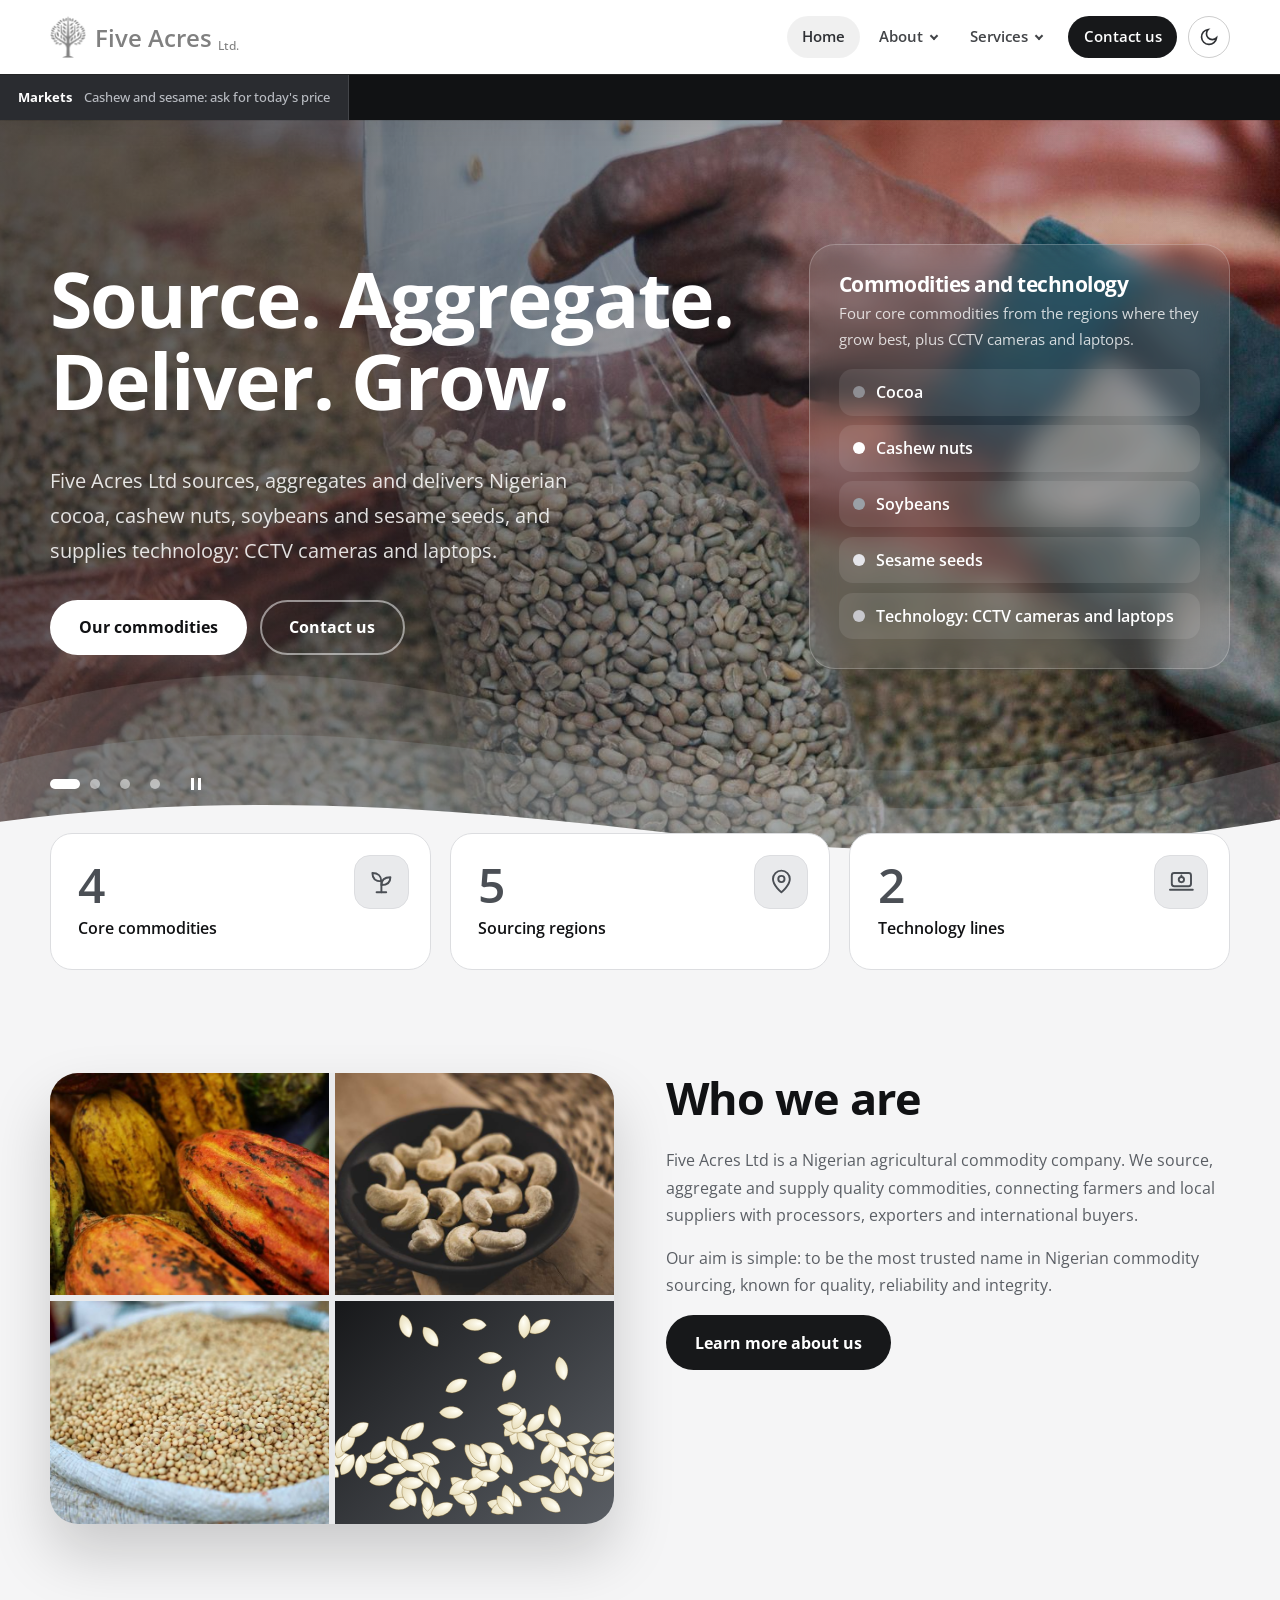
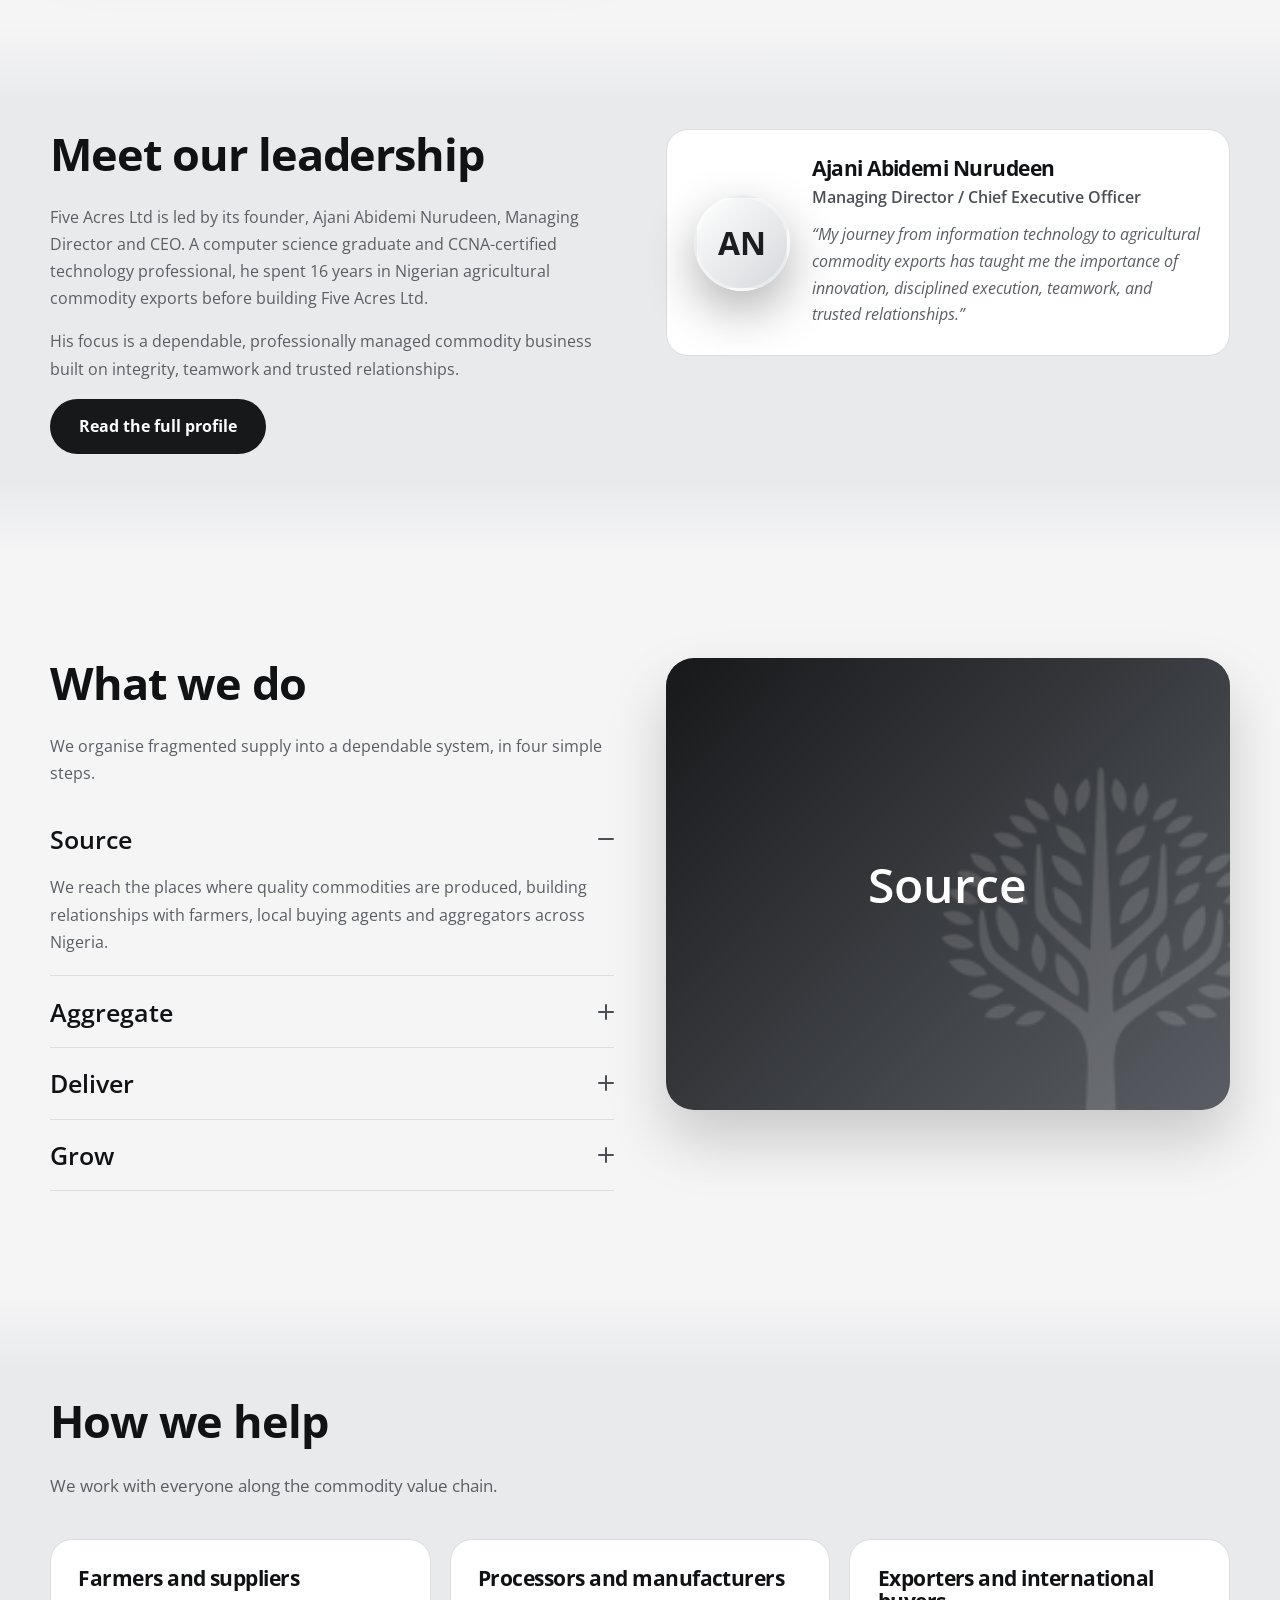
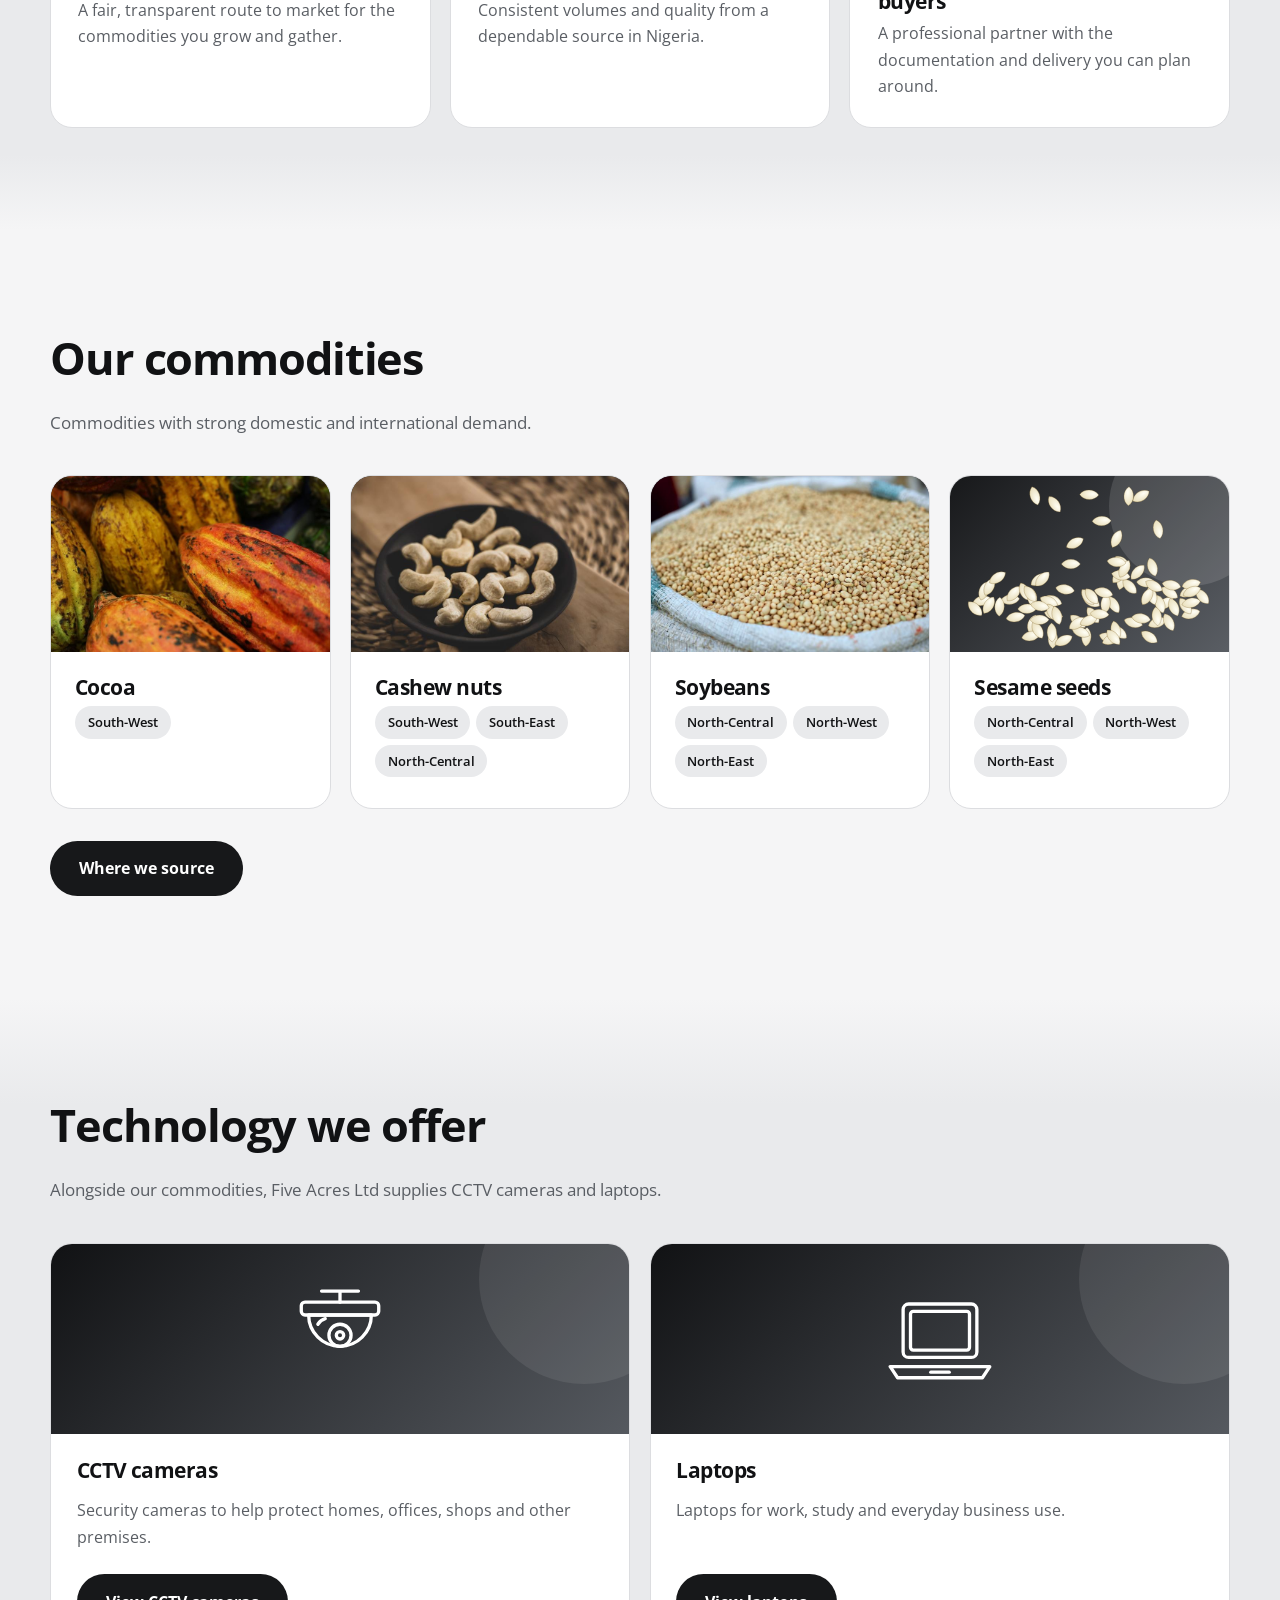
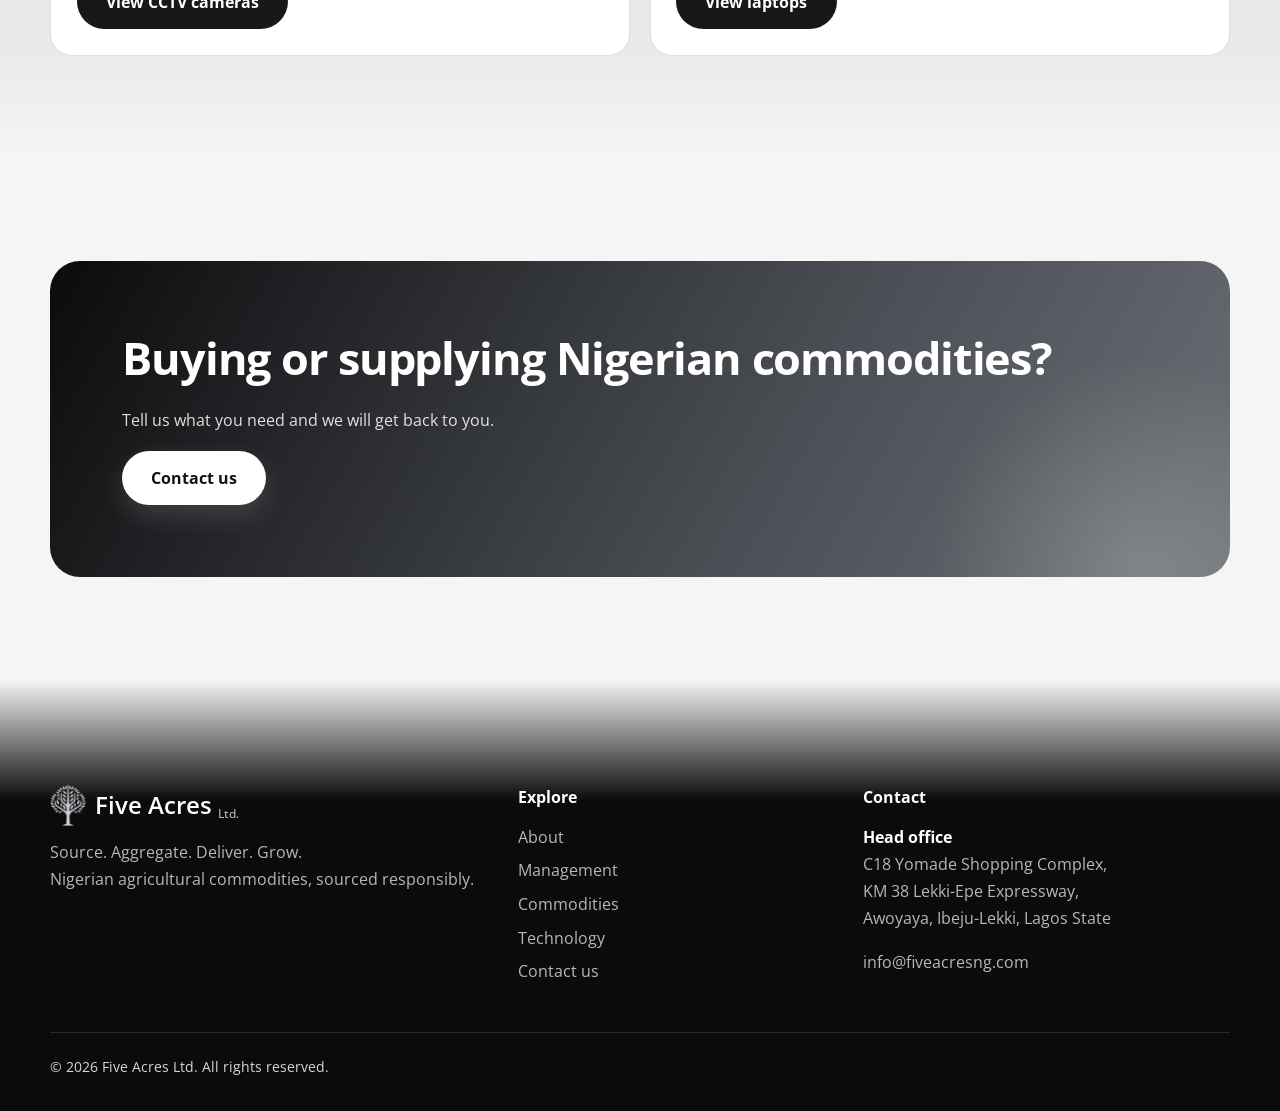
<file: index.html>
<!DOCTYPE html>
<html lang="en">

<head>
    <meta charset="utf-8">
    <meta name="viewport" content="width=device-width, initial-scale=1, viewport-fit=cover">
    <title>Five Acres Ltd | Nigerian Commodities, CCTV Cameras and Laptops</title>
    <meta name="description"
        content="Five Acres Ltd sources Nigerian cocoa, cashew nuts, soybeans and sesame seeds, and supplies technology: CCTV cameras and laptops.">
    <link rel="canonical" href="https://fiveacresng.com/">
    <meta name="robots" content="index,follow,max-image-preview:large">
    <meta name="theme-color" content="#0b0b0c">
    <link rel="icon" href="favicon.ico" sizes="any">
    <link rel="icon" type="image/png" sizes="32x32" href="favicon-32.png">
    <link rel="icon" type="image/png" sizes="192x192" href="icon-192.png">
    <link rel="apple-touch-icon" href="apple-touch-icon.png">
    <link rel="manifest" href="site.webmanifest">
    <meta property="og:type" content="website">
    <meta property="og:site_name" content="Five Acres Ltd">
    <meta property="og:locale" content="en_NG">
    <meta property="og:title" content="Five Acres Ltd | Nigerian Commodities, CCTV Cameras and Laptops">
    <meta property="og:description"
        content="Five Acres Ltd sources Nigerian cocoa, cashew nuts, soybeans and sesame seeds, and supplies technology: CCTV cameras and laptops.">
    <meta property="og:url" content="https://fiveacresng.com/">
    <meta property="og:image" content="https://fiveacresng.com/assets/og-image.jpg">
    <meta property="og:image:width" content="1200">
    <meta property="og:image:height" content="630">
    <meta property="og:image:alt" content="Five Acres Ltd, Nigerian agricultural commodities">
    <meta name="twitter:card" content="summary_large_image">
    <meta name="twitter:title" content="Five Acres Ltd | Nigerian Commodities, CCTV Cameras and Laptops">
    <meta name="twitter:description"
        content="Five Acres Ltd sources Nigerian cocoa, cashew nuts, soybeans and sesame seeds, and supplies technology: CCTV cameras and laptops.">
    <meta name="twitter:image" content="https://fiveacresng.com/assets/og-image.jpg">
    <link rel="preconnect" href="https://fonts.googleapis.com">
    <link rel="preconnect" href="https://fonts.gstatic.com" crossorigin>
    <link href="https://fonts.googleapis.com/css2?family=Open+Sans:wght@400;500;600;700;800&display=swap"
        rel="stylesheet">
    <link rel="preload" as="image" href="assets/img/hero-market.jpg" fetchpriority="high">
    <script>
        const d = document.documentElement;
        d.classList.add('js');
        try {
            var t = localStorage.getItem('fa-theme')
        } catch (e) {}
        d.dataset.theme = t || (matchMedia('(prefers-color-scheme:dark)').matches ? 'dark' : 'light')
    </script>
    <link rel="stylesheet" href="assets/style.css">
    <script type="application/ld+json">
        {
            "@context": "https://schema.org",
            "@graph": [{
                "@type": "Organization",
                "@id": "https://fiveacresng.com/#org",
                "name": "Five Acres Ltd",
                "url": "https://fiveacresng.com/",
                "logo": "https://fiveacresng.com/icon-512.png",
                "email": "info@fiveacresng.com",
                "description": "Nigerian agricultural commodity company sourcing, aggregating and supplying cocoa, cashew nuts, soybeans and sesame seeds, and supplier of CCTV cameras and laptops.",
                "founder": {
                    "@type": "Person",
                    "name": "Ajani Abidemi Nurudeen",
                    "jobTitle": "Managing Director and Chief Executive Officer"
                },
                "areaServed": "NG",
                "address": {
                    "@type": "PostalAddress",
                    "streetAddress": "C18 Yomade Shopping Complex, KM 38 Lekki-Epe Expressway",
                    "addressLocality": "Awoyaya, Ibeju-Lekki",
                    "addressRegion": "Lagos State",
                    "addressCountry": "NG"
                },
                "location": [{
                    "@type": "Place",
                    "name": "Five Acres Ltd Head Office",
                    "address": {
                        "@type": "PostalAddress",
                        "streetAddress": "C18 Yomade Shopping Complex, KM 38 Lekki-Epe Expressway",
                        "addressLocality": "Awoyaya, Ibeju-Lekki",
                        "addressRegion": "Lagos State",
                        "addressCountry": "NG"
                    }
                }, {
                    "@type": "Place",
                    "name": "Five Acres Ltd Warehouse",
                    "address": {
                        "@type": "PostalAddress",
                        "streetAddress": "No 41, Zone 1, Adeleye Town, Ibadan/Iwo Expressway",
                        "addressLocality": "Ibadan",
                        "addressRegion": "Oyo State",
                        "addressCountry": "NG"
                    }
                }]
            }, {
                "@type": "WebSite",
                "@id": "https://fiveacresng.com/#website",
                "url": "https://fiveacresng.com/",
                "name": "Five Acres Ltd",
                "publisher": {
                    "@id": "https://fiveacresng.com/#org"
                }
            }]
        }
    </script>
    <noscript>
        <style>
            .js .rv,
            .rv {
                opacity: 1 !important;
                transform: none !important
            }

            .hero h1 span,
            .hero .lead,
            .hero .bt,
            .glass {
                opacity: 1 !important;
                transform: none !important
            }
        </style>
    </noscript>
</head>

<body>
    <svg width="0" height="0" style="position:absolute" aria-hidden="true">
        <defs>
            <linearGradient id="gPod" x1="0" y1="0" x2="1" y2="1">
                <stop offset="0" stop-color="#f4c24f" />
                <stop offset=".55" stop-color="#dc7a2a" />
                <stop offset="1" stop-color="#a8431f" />
            </linearGradient>
            <radialGradient id="gBean" cx=".35" cy=".3" r=".85">
                <stop offset="0" stop-color="#b0764a" />
                <stop offset="1" stop-color="#3a2116" />
            </radialGradient>
            <radialGradient id="gApple" cx=".4" cy=".35" r=".8">
                <stop offset="0" stop-color="#ffd35c" />
                <stop offset=".6" stop-color="#f08a2c" />
                <stop offset="1" stop-color="#c8401f" />
            </radialGradient>
            <linearGradient id="gNut" x1="0" y1="0" x2="1" y2="1">
                <stop offset="0" stop-color="#b9a77a" />
                <stop offset="1" stop-color="#6f6040" />
            </linearGradient>
            <radialGradient id="gKern" cx=".4" cy=".3" r=".9">
                <stop offset="0" stop-color="#fff6dc" />
                <stop offset="1" stop-color="#dcbb7c" />
            </radialGradient>
            <linearGradient id="gSP" x1="0" y1="0" x2="0" y2="1">
                <stop offset="0" stop-color="#a6d062" />
                <stop offset="1" stop-color="#4b8a30" />
            </linearGradient>
            <radialGradient id="gSoy" cx=".35" cy=".3" r=".85">
                <stop offset="0" stop-color="#f7ebc0" />
                <stop offset="1" stop-color="#c9a55a" />
            </radialGradient>
            <radialGradient id="gSes" cx=".4" cy=".3" r=".9">
                <stop offset="0" stop-color="#fffef5" />
                <stop offset="1" stop-color="#e3d6ab" />
            </radialGradient>
        </defs>
    </svg>
    <a class="skip" href="#main">Skip to content</a>
    <header class="hd" id="hd">
        <div class="w">
            <a class="lg" href="/" aria-label="Five Acres Ltd, home"><i class="lm" aria-hidden="true"></i>Five
                Acres<small>Ltd.</small></a>
            <button class="th" id="th" type="button" aria-label="Switch theme"></button>
            <button class="bg" id="bg" type="button" aria-label="Toggle menu" aria-expanded="false"
                aria-controls="nv"><i></i><i></i></button>
            <nav id="nv" aria-label="Main"><a href="/">Home</a>
                <div class="dd"><a class="top" href="about" data-p="/about,/management">About</a>
                    <div class="sub"><a href="about">Company profile</a><a href="management">Management</a></div>
                </div>
                <div class="dd"><a class="top" href="commodities" data-p="/commodities,/technology">Services</a>
                    <div class="sub"><a href="commodities">Commodities</a><a href="technology">Technology</a></div>
                </div>
                <a class="cta" href="contact">Contact us</a>
            </nav>
        </div>
    
        <div class="mkt" id="mkt" role="region" aria-label="Market prices and exchange rates">
            <a class="mkt-l" href="contact"><b>Markets</b><span>Cashew and sesame: ask for today's price</span></a>
            <div class="mkt-v" id="mktv"></div>
        </div>
    </header>
    <main id="main">
        <div class="page on">

            <section class="hero im" id="hero">
                <div class="hs" aria-hidden="true">
                    <div class="on" style="--i:url('../assets/img/hero-market.jpg');--p:70% 50%"></div>
                </div><i class="lm wm" aria-hidden="true"></i><svg class="hills" viewBox="0 0 1440 320"
                    preserveAspectRatio="none" aria-hidden="true">
                    <path d="M0 150C240 60 420 70 640 130s420 90 800-20v210H0z"></path>
                    <path d="M0 200C220 120 480 140 720 190s460 50 720-40v170H0z"></path>
                    <path d="M0 250C260 200 520 220 760 250s440 20 680-30v100H0z"></path>
                </svg>
                <div class="w hh">
                    <div>
                        <h1><span>Source.</span> <span>Aggregate.</span> <span>Deliver.</span> <span>Grow.</span></h1>
                        <p class="lead">Five Acres Ltd sources, aggregates and delivers Nigerian cocoa, cashew nuts, soybeans and sesame seeds, and supplies technology: CCTV cameras and laptops.</p>
                        <div class="bt"><a class="b p" href="commodities">Our commodities</a><a class="b o"
                                href="contact">Contact us</a></div>
                    </div>
                    <aside class="glass">
                        <h3>Commodities and technology</h3>
                        <p>Four core commodities from the regions where they grow best, plus CCTV cameras and laptops.</p>
                        <ul>
                            <li style="--c:#8e8e93"><i></i>Cocoa</li>
                            <li style="--c:#ffffff"><i></i>Cashew nuts</li>
                            <li style="--c:#9aa0a6"><i></i>Soybeans</li>
                            <li style="--c:#e5e5ea"><i></i>Sesame seeds</li>
                            <li style="--c:#c7c7cc"><i></i>Technology: CCTV cameras and laptops</li>
                        </ul>
                    </aside>
                </div>
            </section>

            <section class="st">
                <div class="w g">
                  
                    <div class="cd rv" style="--d:.08s">
                        <span class="ci" aria-hidden="true"><svg viewBox="0 0 24 24"><path d="M12 21v-9"/><path d="M12 12C12 7.5 9 5 4.5 5c0 4.5 2.5 7 7.5 7z"/><path d="M12 15c0-4 2.6-6.5 7.5-6.5 0 4-2.7 6.5-7.5 6.5z"/><path d="M8 21h8"/></svg></span>
                        <div class="n"><span class="cn" data-n="4">4</span></div>
                        <p>Core commodities</p>
                    </div>
                    <div class="cd rv" style="--d:.16s">
                        <span class="ci" aria-hidden="true"><svg viewBox="0 0 24 24"><path d="M12 21s-7-5.6-7-11a7 7 0 0 1 14 0c0 5.4-7 11-7 11z"/><circle cx="12" cy="10" r="2.6"/></svg></span>
                        <div class="n"><span class="cn" data-n="5">5</span></div>
                        <p>Sourcing regions</p>
                    </div>
                    <div class="cd rv" style="--d:.24s">
                        <span class="ci" aria-hidden="true"><svg viewBox="0 0 24 24"><rect x="4" y="5" width="16" height="11" rx="2"/><path d="M2.5 19h19"/><circle cx="12" cy="10.5" r="2.2"/><path d="M12 8.3V7"/></svg></span>
                        <div class="n"><span class="cn" data-n="2">2</span></div>
                        <p>Technology lines</p>
                    </div>
                </div>
            </section>

            <section class="s">
                <div class="w sp">
                    <div class="vis rv abimg" aria-hidden="false">
                        <div class="col2">
                            <div style="--x:#123a2a;--y:#3f7a4f"><img src="assets/img/cocoa.jpg" alt="" loading="lazy">
                            </div>
                            <div style="--x:#1f3b57;--y:#5d8aa8"><img src="assets/img/cashew.jpg" alt="" loading="lazy">
                            </div>
                            <div style="--x:#cdb98a;--y:#ecdfba"><img src="assets/img/soybeans.jpg" alt=""
                                    loading="lazy"></div>
                            <div style="--x:#3b2a1c;--y:#7a5a36"><svg viewBox="0 0 240 150"
                                    preserveAspectRatio="xMidYMid slice" aria-hidden="true">
                                    <path transform="translate(185.5 108.0) rotate(56) scale(1.8)"
                                        d="M0-4C3-2 3 3 0 5C-3 3-3-2 0-4z" fill="url(#gSes)" stroke="rgba(120,90,30,.4)"
                                        stroke-width=".3"></path>
                                    <path transform="translate(207.3 117.3) rotate(74) scale(1.8)"
                                        d="M0-4C3-2 3 3 0 5C-3 3-3-2 0-4z" fill="url(#gSes)" stroke="rgba(120,90,30,.4)"
                                        stroke-width=".3"></path>
                                    <path transform="translate(53.4 105.3) rotate(85) scale(1.8)"
                                        d="M0-4C3-2 3 3 0 5C-3 3-3-2 0-4z" fill="url(#gSes)" stroke="rgba(120,90,30,.4)"
                                        stroke-width=".3"></path>
                                    <path transform="translate(111.0 124.5) rotate(128) scale(1.8)"
                                        d="M0-4C3-2 3 3 0 5C-3 3-3-2 0-4z" fill="url(#gSes)" stroke="rgba(120,90,30,.4)"
                                        stroke-width=".3"></path>
                                    <path transform="translate(158.4 125.2) rotate(106) scale(1.8)"
                                        d="M0-4C3-2 3 3 0 5C-3 3-3-2 0-4z" fill="url(#gSes)" stroke="rgba(120,90,30,.4)"
                                        stroke-width=".3"></path>
                                    <path transform="translate(148.0 88.2) rotate(15) scale(1.8)"
                                        d="M0-4C3-2 3 3 0 5C-3 3-3-2 0-4z" fill="url(#gSes)" stroke="rgba(120,90,30,.4)"
                                        stroke-width=".3"></path>
                                    <path transform="translate(137.1 138.2) rotate(107) scale(1.8)"
                                        d="M0-4C3-2 3 3 0 5C-3 3-3-2 0-4z" fill="url(#gSes)" stroke="rgba(120,90,30,.4)"
                                        stroke-width=".3"></path>
                                    <path transform="translate(56.1 99.7) rotate(42) scale(1.8)"
                                        d="M0-4C3-2 3 3 0 5C-3 3-3-2 0-4z" fill="url(#gSes)" stroke="rgba(120,90,30,.4)"
                                        stroke-width=".3"></path>
                                    <path transform="translate(89.0 138.0) rotate(2) scale(1.8)"
                                        d="M0-4C3-2 3 3 0 5C-3 3-3-2 0-4z" fill="url(#gSes)" stroke="rgba(120,90,30,.4)"
                                        stroke-width=".3"></path>
                                    <path transform="translate(146.1 133.6) rotate(128) scale(1.8)"
                                        d="M0-4C3-2 3 3 0 5C-3 3-3-2 0-4z" fill="url(#gSes)" stroke="rgba(120,90,30,.4)"
                                        stroke-width=".3"></path>
                                    <path transform="translate(180.5 109.9) rotate(160) scale(1.8)"
                                        d="M0-4C3-2 3 3 0 5C-3 3-3-2 0-4z" fill="url(#gSes)" stroke="rgba(120,90,30,.4)"
                                        stroke-width=".3"></path>
                                    <path transform="translate(89.8 106.5) rotate(110) scale(1.8)"
                                        d="M0-4C3-2 3 3 0 5C-3 3-3-2 0-4z" fill="url(#gSes)" stroke="rgba(120,90,30,.4)"
                                        stroke-width=".3"></path>
                                    <path transform="translate(173.6 102.8) rotate(162) scale(1.8)"
                                        d="M0-4C3-2 3 3 0 5C-3 3-3-2 0-4z" fill="url(#gSes)" stroke="rgba(120,90,30,.4)"
                                        stroke-width=".3"></path>
                                    <path transform="translate(202.4 111.6) rotate(145) scale(1.8)"
                                        d="M0-4C3-2 3 3 0 5C-3 3-3-2 0-4z" fill="url(#gSes)" stroke="rgba(120,90,30,.4)"
                                        stroke-width=".3"></path>
                                    <path transform="translate(169.8 101.9) rotate(30) scale(1.8)"
                                        d="M0-4C3-2 3 3 0 5C-3 3-3-2 0-4z" fill="url(#gSes)" stroke="rgba(120,90,30,.4)"
                                        stroke-width=".3"></path>
                                    <path transform="translate(149.0 74.6) rotate(132) scale(1.8)"
                                        d="M0-4C3-2 3 3 0 5C-3 3-3-2 0-4z" fill="url(#gSes)" stroke="rgba(120,90,30,.4)"
                                        stroke-width=".3"></path>
                                    <path transform="translate(207.7 107.9) rotate(78) scale(1.8)"
                                        d="M0-4C3-2 3 3 0 5C-3 3-3-2 0-4z" fill="url(#gSes)" stroke="rgba(120,90,30,.4)"
                                        stroke-width=".3"></path>
                                    <path transform="translate(117.6 136.2) rotate(4) scale(1.8)"
                                        d="M0-4C3-2 3 3 0 5C-3 3-3-2 0-4z" fill="url(#gSes)" stroke="rgba(120,90,30,.4)"
                                        stroke-width=".3"></path>
                                    <path transform="translate(205.2 98.1) rotate(63) scale(1.8)"
                                        d="M0-4C3-2 3 3 0 5C-3 3-3-2 0-4z" fill="url(#gSes)" stroke="rgba(120,90,30,.4)"
                                        stroke-width=".3"></path>
                                    <path transform="translate(122.5 107.1) rotate(120) scale(1.8)"
                                        d="M0-4C3-2 3 3 0 5C-3 3-3-2 0-4z" fill="url(#gSes)" stroke="rgba(120,90,30,.4)"
                                        stroke-width=".3"></path>
                                    <path transform="translate(189.2 99.9) rotate(122) scale(1.8)"
                                        d="M0-4C3-2 3 3 0 5C-3 3-3-2 0-4z" fill="url(#gSes)" stroke="rgba(120,90,30,.4)"
                                        stroke-width=".3"></path>
                                    <path transform="translate(29.6 106.1) rotate(78) scale(1.8)"
                                        d="M0-4C3-2 3 3 0 5C-3 3-3-2 0-4z" fill="url(#gSes)" stroke="rgba(120,90,30,.4)"
                                        stroke-width=".3"></path>
                                    <path transform="translate(207.8 92.1) rotate(77) scale(1.8)"
                                        d="M0-4C3-2 3 3 0 5C-3 3-3-2 0-4z" fill="url(#gSes)" stroke="rgba(120,90,30,.4)"
                                        stroke-width=".3"></path>
                                    <path transform="translate(146.0 84.2) rotate(41) scale(1.8)"
                                        d="M0-4C3-2 3 3 0 5C-3 3-3-2 0-4z" fill="url(#gSes)" stroke="rgba(120,90,30,.4)"
                                        stroke-width=".3"></path>
                                    <path transform="translate(141.3 110.4) rotate(149) scale(1.8)"
                                        d="M0-4C3-2 3 3 0 5C-3 3-3-2 0-4z" fill="url(#gSes)" stroke="rgba(120,90,30,.4)"
                                        stroke-width=".3"></path>
                                    <path transform="translate(165.0 121.5) rotate(99) scale(1.8)"
                                        d="M0-4C3-2 3 3 0 5C-3 3-3-2 0-4z" fill="url(#gSes)" stroke="rgba(120,90,30,.4)"
                                        stroke-width=".3"></path>
                                    <path transform="translate(71.9 125.3) rotate(19) scale(1.8)"
                                        d="M0-4C3-2 3 3 0 5C-3 3-3-2 0-4z" fill="url(#gSes)" stroke="rgba(120,90,30,.4)"
                                        stroke-width=".3"></path>
                                    <path transform="translate(90.4 118.4) rotate(103) scale(1.8)"
                                        d="M0-4C3-2 3 3 0 5C-3 3-3-2 0-4z" fill="url(#gSes)" stroke="rgba(120,90,30,.4)"
                                        stroke-width=".3"></path>
                                    <path transform="translate(30.4 97.2) rotate(18) scale(1.8)"
                                        d="M0-4C3-2 3 3 0 5C-3 3-3-2 0-4z" fill="url(#gSes)" stroke="rgba(120,90,30,.4)"
                                        stroke-width=".3"></path>
                                    <path transform="translate(216.9 103.3) rotate(139) scale(1.8)"
                                        d="M0-4C3-2 3 3 0 5C-3 3-3-2 0-4z" fill="url(#gSes)" stroke="rgba(120,90,30,.4)"
                                        stroke-width=".3"></path>
                                    <path transform="translate(65.3 99.3) rotate(155) scale(1.8)"
                                        d="M0-4C3-2 3 3 0 5C-3 3-3-2 0-4z" fill="url(#gSes)" stroke="rgba(120,90,30,.4)"
                                        stroke-width=".3"></path>
                                    <path transform="translate(77.7 87.8) rotate(55) scale(1.8)"
                                        d="M0-4C3-2 3 3 0 5C-3 3-3-2 0-4z" fill="url(#gSes)" stroke="rgba(120,90,30,.4)"
                                        stroke-width=".3"></path>
                                    <path transform="translate(71.4 104.3) rotate(173) scale(1.8)"
                                        d="M0-4C3-2 3 3 0 5C-3 3-3-2 0-4z" fill="url(#gSes)" stroke="rgba(120,90,30,.4)"
                                        stroke-width=".3"></path>
                                    <path transform="translate(35.2 93.6) rotate(26) scale(1.8)"
                                        d="M0-4C3-2 3 3 0 5C-3 3-3-2 0-4z" fill="url(#gSes)" stroke="rgba(120,90,30,.4)"
                                        stroke-width=".3"></path>
                                    <path transform="translate(171.9 137.7) rotate(124) scale(1.8)"
                                        d="M0-4C3-2 3 3 0 5C-3 3-3-2 0-4z" fill="url(#gSes)" stroke="rgba(120,90,30,.4)"
                                        stroke-width=".3"></path>
                                    <path transform="translate(98.9 139.8) rotate(65) scale(1.8)"
                                        d="M0-4C3-2 3 3 0 5C-3 3-3-2 0-4z" fill="url(#gSes)" stroke="rgba(120,90,30,.4)"
                                        stroke-width=".3"></path>
                                    <path transform="translate(169.2 90.7) rotate(92) scale(1.8)"
                                        d="M0-4C3-2 3 3 0 5C-3 3-3-2 0-4z" fill="url(#gSes)" stroke="rgba(120,90,30,.4)"
                                        stroke-width=".3"></path>
                                    <path transform="translate(123.7 119.3) rotate(144) scale(1.8)"
                                        d="M0-4C3-2 3 3 0 5C-3 3-3-2 0-4z" fill="url(#gSes)" stroke="rgba(120,90,30,.4)"
                                        stroke-width=".3"></path>
                                    <path transform="translate(155.0 94.8) rotate(136) scale(1.8)"
                                        d="M0-4C3-2 3 3 0 5C-3 3-3-2 0-4z" fill="url(#gSes)" stroke="rgba(120,90,30,.4)"
                                        stroke-width=".3"></path>
                                    <path transform="translate(71.2 136.2) rotate(78) scale(1.8)"
                                        d="M0-4C3-2 3 3 0 5C-3 3-3-2 0-4z" fill="url(#gSes)" stroke="rgba(120,90,30,.4)"
                                        stroke-width=".3"></path>
                                    <path transform="translate(134.0 108.0) rotate(6) scale(1.8)"
                                        d="M0-4C3-2 3 3 0 5C-3 3-3-2 0-4z" fill="url(#gSes)" stroke="rgba(120,90,30,.4)"
                                        stroke-width=".3"></path>
                                    <path transform="translate(70.1 101.1) rotate(145) scale(1.8)"
                                        d="M0-4C3-2 3 3 0 5C-3 3-3-2 0-4z" fill="url(#gSes)" stroke="rgba(120,90,30,.4)"
                                        stroke-width=".3"></path>
                                    <path transform="translate(88.1 134.3) rotate(178) scale(1.8)"
                                        d="M0-4C3-2 3 3 0 5C-3 3-3-2 0-4z" fill="url(#gSes)" stroke="rgba(120,90,30,.4)"
                                        stroke-width=".3"></path>
                                    <path transform="translate(34.8 109.4) rotate(31) scale(1.8)"
                                        d="M0-4C3-2 3 3 0 5C-3 3-3-2 0-4z" fill="url(#gSes)" stroke="rgba(120,90,30,.4)"
                                        stroke-width=".3"></path>
                                    <path transform="translate(80.7 87.2) rotate(44) scale(1.8)"
                                        d="M0-4C3-2 3 3 0 5C-3 3-3-2 0-4z" fill="url(#gSes)" stroke="rgba(120,90,30,.4)"
                                        stroke-width=".3"></path>
                                    <path transform="translate(113.6 133.3) rotate(112) scale(1.8)"
                                        d="M0-4C3-2 3 3 0 5C-3 3-3-2 0-4z" fill="url(#gSes)" stroke="rgba(120,90,30,.4)"
                                        stroke-width=".3"></path>
                                    <path transform="translate(68.0 113.1) rotate(88) scale(1.8)"
                                        d="M0-4C3-2 3 3 0 5C-3 3-3-2 0-4z" fill="url(#gSes)" stroke="rgba(120,90,30,.4)"
                                        stroke-width=".3"></path>
                                    <path transform="translate(86.4 107.3) rotate(113) scale(1.8)"
                                        d="M0-4C3-2 3 3 0 5C-3 3-3-2 0-4z" fill="url(#gSes)" stroke="rgba(120,90,30,.4)"
                                        stroke-width=".3"></path>
                                    <path transform="translate(147.8 84.8) rotate(101) scale(1.8)"
                                        d="M0-4C3-2 3 3 0 5C-3 3-3-2 0-4z" fill="url(#gSes)" stroke="rgba(120,90,30,.4)"
                                        stroke-width=".3"></path>
                                    <path transform="translate(139.4 138.8) rotate(67) scale(1.8)"
                                        d="M0-4C3-2 3 3 0 5C-3 3-3-2 0-4z" fill="url(#gSes)" stroke="rgba(120,90,30,.4)"
                                        stroke-width=".3"></path>
                                    <path transform="translate(178.8 124.6) rotate(70) scale(1.8)"
                                        d="M0-4C3-2 3 3 0 5C-3 3-3-2 0-4z" fill="url(#gSes)" stroke="rgba(120,90,30,.4)"
                                        stroke-width=".3"></path>
                                    <path transform="translate(142.8 132.4) rotate(166) scale(1.8)"
                                        d="M0-4C3-2 3 3 0 5C-3 3-3-2 0-4z" fill="url(#gSes)" stroke="rgba(120,90,30,.4)"
                                        stroke-width=".3"></path>
                                    <path transform="translate(88.9 117.0) rotate(151) scale(1.8)"
                                        d="M0-4C3-2 3 3 0 5C-3 3-3-2 0-4z" fill="url(#gSes)" stroke="rgba(120,90,30,.4)"
                                        stroke-width=".3"></path>
                                    <path transform="translate(161.8 81.4) rotate(43) scale(1.8)"
                                        d="M0-4C3-2 3 3 0 5C-3 3-3-2 0-4z" fill="url(#gSes)" stroke="rgba(120,90,30,.4)"
                                        stroke-width=".3"></path>
                                    <path transform="translate(110.4 125.1) rotate(56) scale(1.8)"
                                        d="M0-4C3-2 3 3 0 5C-3 3-3-2 0-4z" fill="url(#gSes)" stroke="rgba(120,90,30,.4)"
                                        stroke-width=".3"></path>
                                    <path transform="translate(190.9 93.2) rotate(101) scale(1.8)"
                                        d="M0-4C3-2 3 3 0 5C-3 3-3-2 0-4z" fill="url(#gSes)" stroke="rgba(120,90,30,.4)"
                                        stroke-width=".3"></path>
                                    <path transform="translate(58.0 120.1) rotate(80) scale(1.8)"
                                        d="M0-4C3-2 3 3 0 5C-3 3-3-2 0-4z" fill="url(#gSes)" stroke="rgba(120,90,30,.4)"
                                        stroke-width=".3"></path>
                                    <path transform="translate(119.4 103.8) rotate(141) scale(1.8)"
                                        d="M0-4C3-2 3 3 0 5C-3 3-3-2 0-4z" fill="url(#gSes)" stroke="rgba(120,90,30,.4)"
                                        stroke-width=".3"></path>
                                    <path transform="translate(122.6 103.2) rotate(141) scale(1.8)"
                                        d="M0-4C3-2 3 3 0 5C-3 3-3-2 0-4z" fill="url(#gSes)" stroke="rgba(120,90,30,.4)"
                                        stroke-width=".3"></path>
                                    <path transform="translate(43.5 110.5) rotate(2) scale(1.8)"
                                        d="M0-4C3-2 3 3 0 5C-3 3-3-2 0-4z" fill="url(#gSes)" stroke="rgba(120,90,30,.4)"
                                        stroke-width=".3"></path>
                                    <path transform="translate(174.1 78.5) rotate(162) scale(1.8)"
                                        d="M0-4C3-2 3 3 0 5C-3 3-3-2 0-4z" fill="url(#gSes)" stroke="rgba(120,90,30,.4)"
                                        stroke-width=".3"></path>
                                    <path transform="translate(120.4 122.8) rotate(66) scale(1.8)"
                                        d="M0-4C3-2 3 3 0 5C-3 3-3-2 0-4z" fill="url(#gSes)" stroke="rgba(120,90,30,.4)"
                                        stroke-width=".3"></path>
                                    <path transform="translate(23.3 113.6) rotate(135) scale(1.8)"
                                        d="M0-4C3-2 3 3 0 5C-3 3-3-2 0-4z" fill="url(#gSes)" stroke="rgba(120,90,30,.4)"
                                        stroke-width=".3"></path>
                                    <path transform="translate(78.8 111.0) rotate(102) scale(1.8)"
                                        d="M0-4C3-2 3 3 0 5C-3 3-3-2 0-4z" fill="url(#gSes)" stroke="rgba(120,90,30,.4)"
                                        stroke-width=".3"></path>
                                    <path transform="translate(42.5 86.2) rotate(57) scale(1.8)"
                                        d="M0-4C3-2 3 3 0 5C-3 3-3-2 0-4z" fill="url(#gSes)" stroke="rgba(120,90,30,.4)"
                                        stroke-width=".3"></path>
                                    <path transform="translate(177.6 120.5) rotate(173) scale(1.8)"
                                        d="M0-4C3-2 3 3 0 5C-3 3-3-2 0-4z" fill="url(#gSes)" stroke="rgba(120,90,30,.4)"
                                        stroke-width=".3"></path>
                                    <path transform="translate(133.0 99.6) rotate(104) scale(1.8)"
                                        d="M0-4C3-2 3 3 0 5C-3 3-3-2 0-4z" fill="url(#gSes)" stroke="rgba(120,90,30,.4)"
                                        stroke-width=".3"></path>
                                    <path transform="translate(105.2 75.1) rotate(90) scale(1.8)"
                                        d="M0-4C3-2 3 3 0 5C-3 3-3-2 0-4z" fill="url(#gSes)" stroke="rgba(120,90,30,.4)"
                                        stroke-width=".3"></path>
                                    <path transform="translate(92.6 119.6) rotate(164) scale(1.8)"
                                        d="M0-4C3-2 3 3 0 5C-3 3-3-2 0-4z" fill="url(#gSes)" stroke="rgba(120,90,30,.4)"
                                        stroke-width=".3"></path>
                                    <path transform="translate(100.2 96.8) rotate(100) scale(1.8)"
                                        d="M0-4C3-2 3 3 0 5C-3 3-3-2 0-4z" fill="url(#gSes)" stroke="rgba(120,90,30,.4)"
                                        stroke-width=".3"></path>
                                    <path transform="translate(76.4 132.0) rotate(151) scale(1.8)"
                                        d="M0-4C3-2 3 3 0 5C-3 3-3-2 0-4z" fill="url(#gSes)" stroke="rgba(120,90,30,.4)"
                                        stroke-width=".3"></path>
                                    <path transform="translate(192.4 112.6) rotate(157) scale(1.8)"
                                        d="M0-4C3-2 3 3 0 5C-3 3-3-2 0-4z" fill="url(#gSes)" stroke="rgba(120,90,30,.4)"
                                        stroke-width=".3"></path>
                                    <path transform="translate(150.4 78.4) rotate(29) scale(1.8)"
                                        d="M0-4C3-2 3 3 0 5C-3 3-3-2 0-4z" fill="url(#gSes)" stroke="rgba(120,90,30,.4)"
                                        stroke-width=".3"></path>
                                    <path transform="translate(141.1 138.1) rotate(139) scale(1.8)"
                                        d="M0-4C3-2 3 3 0 5C-3 3-3-2 0-4z" fill="url(#gSes)" stroke="rgba(120,90,30,.4)"
                                        stroke-width=".3"></path>
                                    <path transform="translate(188.2 125.4) rotate(153) scale(1.8)"
                                        d="M0-4C3-2 3 3 0 5C-3 3-3-2 0-4z" fill="url(#gSes)" stroke="rgba(120,90,30,.4)"
                                        stroke-width=".3"></path>
                                    <path transform="translate(78.5 122.6) rotate(90) scale(1.8)"
                                        d="M0-4C3-2 3 3 0 5C-3 3-3-2 0-4z" fill="url(#gSes)" stroke="rgba(120,90,30,.4)"
                                        stroke-width=".3"></path>
                                    <path transform="translate(129.6 117.8) rotate(94) scale(1.8)"
                                        d="M0-4C3-2 3 3 0 5C-3 3-3-2 0-4z" fill="url(#gSes)" stroke="rgba(120,90,30,.4)"
                                        stroke-width=".3"></path>
                                    <path transform="translate(144.1 73.4) rotate(96) scale(1.8)"
                                        d="M0-4C3-2 3 3 0 5C-3 3-3-2 0-4z" fill="url(#gSes)" stroke="rgba(120,90,30,.4)"
                                        stroke-width=".3"></path>
                                    <path transform="translate(208.2 98.2) rotate(67) scale(1.8)"
                                        d="M0-4C3-2 3 3 0 5C-3 3-3-2 0-4z" fill="url(#gSes)" stroke="rgba(120,90,30,.4)"
                                        stroke-width=".3"></path>
                                    <path transform="translate(175.9 94.2) rotate(119) scale(1.8)"
                                        d="M0-4C3-2 3 3 0 5C-3 3-3-2 0-4z" fill="url(#gSes)" stroke="rgba(120,90,30,.4)"
                                        stroke-width=".3"></path>
                                    <path transform="translate(143.6 52.8) rotate(26) scale(1.8)"
                                        d="M0-4C3-2 3 3 0 5C-3 3-3-2 0-4z" fill="url(#gSes)" stroke="rgba(120,90,30,.4)"
                                        stroke-width=".3"></path>
                                    <path transform="translate(164.8 16.7) rotate(59) scale(1.8)"
                                        d="M0-4C3-2 3 3 0 5C-3 3-3-2 0-4z" fill="url(#gSes)" stroke="rgba(120,90,30,.4)"
                                        stroke-width=".3"></path>
                                    <path transform="translate(178.8 46.3) rotate(168) scale(1.8)"
                                        d="M0-4C3-2 3 3 0 5C-3 3-3-2 0-4z" fill="url(#gSes)" stroke="rgba(120,90,30,.4)"
                                        stroke-width=".3"></path>
                                    <path transform="translate(153.6 16.3) rotate(2) scale(1.8)"
                                        d="M0-4C3-2 3 3 0 5C-3 3-3-2 0-4z" fill="url(#gSes)" stroke="rgba(120,90,30,.4)"
                                        stroke-width=".3"></path>
                                    <path transform="translate(120.8 16.0) rotate(92) scale(1.8)"
                                        d="M0-4C3-2 3 3 0 5C-3 3-3-2 0-4z" fill="url(#gSes)" stroke="rgba(120,90,30,.4)"
                                        stroke-width=".3"></path>
                                    <path transform="translate(131.4 38.3) rotate(88) scale(1.8)"
                                        d="M0-4C3-2 3 3 0 5C-3 3-3-2 0-4z" fill="url(#gSes)" stroke="rgba(120,90,30,.4)"
                                        stroke-width=".3"></path>
                                    <path transform="translate(90.9 24.8) rotate(144) scale(1.8)"
                                        d="M0-4C3-2 3 3 0 5C-3 3-3-2 0-4z" fill="url(#gSes)" stroke="rgba(120,90,30,.4)"
                                        stroke-width=".3"></path>
                                    <path transform="translate(73.9 17.8) rotate(162) scale(1.8)"
                                        d="M0-4C3-2 3 3 0 5C-3 3-3-2 0-4z" fill="url(#gSes)" stroke="rgba(120,90,30,.4)"
                                        stroke-width=".3"></path>
                                    <path transform="translate(108.5 56.7) rotate(63) scale(1.8)"
                                        d="M0-4C3-2 3 3 0 5C-3 3-3-2 0-4z" fill="url(#gSes)" stroke="rgba(120,90,30,.4)"
                                        stroke-width=".3"></path>
                                </svg></div>
                        </div>
                    </div>
                    <div class="rv" style="--d:.1s">
                        <h2>Who we are</h2>
                        <p>Five Acres Ltd is a Nigerian agricultural commodity company. We source, aggregate and supply
                            quality commodities, connecting farmers and local suppliers with processors, exporters and
                            international buyers.</p>
                        <p>Our aim is simple: to be the most trusted name in Nigerian commodity sourcing, known for
                            quality, reliability and integrity.</p>
                        <div class="bt"><a class="b d" href="about">Learn more about us</a></div>
                    </div>
                </div>
            </section>

            <section class="s alt">
                <div class="w sp">
                    <div class="rv">
                        <h2>Meet our leadership</h2>
                        <p>Five Acres Ltd is led by its founder, Ajani Abidemi Nurudeen, Managing Director and CEO. A
                            computer science graduate and CCNA-certified technology professional, he spent 16 years in
                            Nigerian agricultural commodity exports before building Five Acres Ltd.</p>
                        <p>His focus is a dependable, professionally managed commodity business built on integrity,
                            teamwork and trusted relationships.</p>
                        <div class="bt"><a class="b d" href="management">Read the full profile</a></div>
                    </div>
                    <a class="cd ceo rv" href="management" style="--d:.1s">
                        <div class="av" aria-hidden="true"><span>AN</span></div>
                        <div>
                            <h3>Ajani Abidemi Nurudeen</h3>
                            <p class="rl">Managing Director / Chief Executive Officer</p>
                            <p class="q">“My journey from information technology to agricultural commodity exports has
                                taught me the importance of innovation, disciplined execution, teamwork, and trusted
                                relationships.”</p>
                        </div>
                    </a>
                </div>
            </section>
            <section class="s">
                <div class="w sp">
                    <div class="rv">
                        <h2>What we do</h2>
                        <p>We organise fragmented supply into a dependable system, in four simple steps.</p>
                        <div id="acc">
                            <div class="ac o"><button type="button" aria-expanded="true"
                                    data-i="0"><span>Source</span><i></i></button>
                                <div class="bdy">
                                    <div>
                                        <p>We reach the places where quality commodities are produced, building
                                            relationships with farmers, local buying agents and aggregators across
                                            Nigeria.</p>
                                    </div>
                                </div>
                            </div>
                            <div class="ac"><button type="button" aria-expanded="false"
                                    data-i="1"><span>Aggregate</span><i></i></button>
                                <div class="bdy">
                                    <div>
                                        <p>We organise fragmented supply into commercially useful volumes, with
                                            inspection and documentation along the way.</p>
                                    </div>
                                </div>
                            </div>
                            <div class="ac"><button type="button" aria-expanded="false"
                                    data-i="2"><span>Deliver</span><i></i></button>
                                <div class="bdy">
                                    <div>
                                        <p>Quality, logistics and dependable fulfilment for processors, exporters and
                                            international buyers.</p>
                                    </div>
                                </div>
                            </div>
                            <div class="ac"><button type="button" aria-expanded="false"
                                    data-i="3"><span>Grow</span><i></i></button>
                                <div class="bdy">
                                    <div>
                                        <p>We create sustainable growth for farmers, suppliers, buyers and Five Acres
                                            Ltd.</p>
                                    </div>
                                </div>
                            </div>
                        </div>
                    </div>
                    <div class="vis rv" style="--d:.1s" id="accimg">
                        <div class="fb" style="--x:#17181a;--y:#4b4f55"><i class="lm" aria-hidden="true"></i>Source
                        </div>
                    </div>
                </div>
            </section>

            <section class="s alt">
                <div class="w">
                    <div class="sh rv">
                        <h2>How we help</h2>
                        <p>We work with everyone along the commodity value chain.</p>
                    </div>
                    <div class="g">
                        <div class="cd rv">
                            <h3>Farmers and suppliers</h3>
                            <p>A fair, transparent route to market for the commodities you grow and gather.</p>
                        </div>
                        <div class="cd rv" style="--d:.08s">
                            <h3>Processors and manufacturers</h3>
                            <p>Consistent volumes and quality from a dependable source in Nigeria.</p>
                        </div>
                        <div class="cd rv" style="--d:.16s">
                            <h3>Exporters and international buyers</h3>
                            <p>A professional partner with the documentation and delivery you can plan around.</p>
                        </div>
                    </div>
                </div>
            </section>

            <section class="s">
                <div class="w">
                    <div class="sh rv">
                        <h2>Our commodities</h2>
                        <p>Commodities with strong domestic and international demand.</p>
                    </div>
                    <div class="g" id="cm-home">
                        <article class="cd cm rv" style="--x:#123a2a;--y:#3f7a4f;--d:0s">
                            <div class="ic"><img src="assets/img/cocoa.jpg" alt="Ripe cocoa pods" loading="lazy"></div>
                            <div class="bd2">
                                <h3>Cocoa</h3><span class="tg">South-West</span><!--<span class="tg">South-East</span>-->
                            </div>
                        </article>
                        <article class="cd cm rv" style="--x:#1f3b57;--y:#5d8aa8;--d:0.08s">
                            <div class="ic"><img src="assets/img/cashew.jpg" alt="Cashew nuts in a bowl" loading="lazy">
                            </div>
                            <div class="bd2">
                                <h3>Cashew nuts</h3><span class="tg">South-West</span><span
                                    class="tg">South-East</span><span class="tg">North-Central</span>
                            </div>
                        </article>
                        <article class="cd cm rv" style="--x:#cdb98a;--y:#ecdfba;--d:0.16s">
                            <div class="ic"><img src="assets/img/soybeans.jpg" alt="Soybeans in a sack" loading="lazy">
                            </div>
                            <div class="bd2">
                                <h3>Soybeans</h3><span class="tg">North-Central</span><span
                                    class="tg">North-West</span><span class="tg">North-East</span>
                            </div>
                        </article>
                        <article class="cd cm rv" style="--x:#3b2a1c;--y:#7a5a36;--d:0.24s">
                            <div class="ic"><svg viewBox="0 0 240 150" preserveAspectRatio="xMidYMid slice" role="img"
                                    aria-label="Sesame seeds">
                                    <path transform="translate(185.5 108.0) rotate(56) scale(1.8)"
                                        d="M0-4C3-2 3 3 0 5C-3 3-3-2 0-4z" fill="url(#gSes)" stroke="rgba(120,90,30,.4)"
                                        stroke-width=".3"></path>
                                    <path transform="translate(207.3 117.3) rotate(74) scale(1.8)"
                                        d="M0-4C3-2 3 3 0 5C-3 3-3-2 0-4z" fill="url(#gSes)" stroke="rgba(120,90,30,.4)"
                                        stroke-width=".3"></path>
                                    <path transform="translate(53.4 105.3) rotate(85) scale(1.8)"
                                        d="M0-4C3-2 3 3 0 5C-3 3-3-2 0-4z" fill="url(#gSes)" stroke="rgba(120,90,30,.4)"
                                        stroke-width=".3"></path>
                                    <path transform="translate(111.0 124.5) rotate(128) scale(1.8)"
                                        d="M0-4C3-2 3 3 0 5C-3 3-3-2 0-4z" fill="url(#gSes)" stroke="rgba(120,90,30,.4)"
                                        stroke-width=".3"></path>
                                    <path transform="translate(158.4 125.2) rotate(106) scale(1.8)"
                                        d="M0-4C3-2 3 3 0 5C-3 3-3-2 0-4z" fill="url(#gSes)" stroke="rgba(120,90,30,.4)"
                                        stroke-width=".3"></path>
                                    <path transform="translate(148.0 88.2) rotate(15) scale(1.8)"
                                        d="M0-4C3-2 3 3 0 5C-3 3-3-2 0-4z" fill="url(#gSes)" stroke="rgba(120,90,30,.4)"
                                        stroke-width=".3"></path>
                                    <path transform="translate(137.1 138.2) rotate(107) scale(1.8)"
                                        d="M0-4C3-2 3 3 0 5C-3 3-3-2 0-4z" fill="url(#gSes)" stroke="rgba(120,90,30,.4)"
                                        stroke-width=".3"></path>
                                    <path transform="translate(56.1 99.7) rotate(42) scale(1.8)"
                                        d="M0-4C3-2 3 3 0 5C-3 3-3-2 0-4z" fill="url(#gSes)" stroke="rgba(120,90,30,.4)"
                                        stroke-width=".3"></path>
                                    <path transform="translate(89.0 138.0) rotate(2) scale(1.8)"
                                        d="M0-4C3-2 3 3 0 5C-3 3-3-2 0-4z" fill="url(#gSes)" stroke="rgba(120,90,30,.4)"
                                        stroke-width=".3"></path>
                                    <path transform="translate(146.1 133.6) rotate(128) scale(1.8)"
                                        d="M0-4C3-2 3 3 0 5C-3 3-3-2 0-4z" fill="url(#gSes)" stroke="rgba(120,90,30,.4)"
                                        stroke-width=".3"></path>
                                    <path transform="translate(180.5 109.9) rotate(160) scale(1.8)"
                                        d="M0-4C3-2 3 3 0 5C-3 3-3-2 0-4z" fill="url(#gSes)" stroke="rgba(120,90,30,.4)"
                                        stroke-width=".3"></path>
                                    <path transform="translate(89.8 106.5) rotate(110) scale(1.8)"
                                        d="M0-4C3-2 3 3 0 5C-3 3-3-2 0-4z" fill="url(#gSes)" stroke="rgba(120,90,30,.4)"
                                        stroke-width=".3"></path>
                                    <path transform="translate(173.6 102.8) rotate(162) scale(1.8)"
                                        d="M0-4C3-2 3 3 0 5C-3 3-3-2 0-4z" fill="url(#gSes)" stroke="rgba(120,90,30,.4)"
                                        stroke-width=".3"></path>
                                    <path transform="translate(202.4 111.6) rotate(145) scale(1.8)"
                                        d="M0-4C3-2 3 3 0 5C-3 3-3-2 0-4z" fill="url(#gSes)" stroke="rgba(120,90,30,.4)"
                                        stroke-width=".3"></path>
                                    <path transform="translate(169.8 101.9) rotate(30) scale(1.8)"
                                        d="M0-4C3-2 3 3 0 5C-3 3-3-2 0-4z" fill="url(#gSes)" stroke="rgba(120,90,30,.4)"
                                        stroke-width=".3"></path>
                                    <path transform="translate(149.0 74.6) rotate(132) scale(1.8)"
                                        d="M0-4C3-2 3 3 0 5C-3 3-3-2 0-4z" fill="url(#gSes)" stroke="rgba(120,90,30,.4)"
                                        stroke-width=".3"></path>
                                    <path transform="translate(207.7 107.9) rotate(78) scale(1.8)"
                                        d="M0-4C3-2 3 3 0 5C-3 3-3-2 0-4z" fill="url(#gSes)" stroke="rgba(120,90,30,.4)"
                                        stroke-width=".3"></path>
                                    <path transform="translate(117.6 136.2) rotate(4) scale(1.8)"
                                        d="M0-4C3-2 3 3 0 5C-3 3-3-2 0-4z" fill="url(#gSes)" stroke="rgba(120,90,30,.4)"
                                        stroke-width=".3"></path>
                                    <path transform="translate(205.2 98.1) rotate(63) scale(1.8)"
                                        d="M0-4C3-2 3 3 0 5C-3 3-3-2 0-4z" fill="url(#gSes)" stroke="rgba(120,90,30,.4)"
                                        stroke-width=".3"></path>
                                    <path transform="translate(122.5 107.1) rotate(120) scale(1.8)"
                                        d="M0-4C3-2 3 3 0 5C-3 3-3-2 0-4z" fill="url(#gSes)" stroke="rgba(120,90,30,.4)"
                                        stroke-width=".3"></path>
                                    <path transform="translate(189.2 99.9) rotate(122) scale(1.8)"
                                        d="M0-4C3-2 3 3 0 5C-3 3-3-2 0-4z" fill="url(#gSes)" stroke="rgba(120,90,30,.4)"
                                        stroke-width=".3"></path>
                                    <path transform="translate(29.6 106.1) rotate(78) scale(1.8)"
                                        d="M0-4C3-2 3 3 0 5C-3 3-3-2 0-4z" fill="url(#gSes)" stroke="rgba(120,90,30,.4)"
                                        stroke-width=".3"></path>
                                    <path transform="translate(207.8 92.1) rotate(77) scale(1.8)"
                                        d="M0-4C3-2 3 3 0 5C-3 3-3-2 0-4z" fill="url(#gSes)" stroke="rgba(120,90,30,.4)"
                                        stroke-width=".3"></path>
                                    <path transform="translate(146.0 84.2) rotate(41) scale(1.8)"
                                        d="M0-4C3-2 3 3 0 5C-3 3-3-2 0-4z" fill="url(#gSes)" stroke="rgba(120,90,30,.4)"
                                        stroke-width=".3"></path>
                                    <path transform="translate(141.3 110.4) rotate(149) scale(1.8)"
                                        d="M0-4C3-2 3 3 0 5C-3 3-3-2 0-4z" fill="url(#gSes)" stroke="rgba(120,90,30,.4)"
                                        stroke-width=".3"></path>
                                    <path transform="translate(165.0 121.5) rotate(99) scale(1.8)"
                                        d="M0-4C3-2 3 3 0 5C-3 3-3-2 0-4z" fill="url(#gSes)" stroke="rgba(120,90,30,.4)"
                                        stroke-width=".3"></path>
                                    <path transform="translate(71.9 125.3) rotate(19) scale(1.8)"
                                        d="M0-4C3-2 3 3 0 5C-3 3-3-2 0-4z" fill="url(#gSes)" stroke="rgba(120,90,30,.4)"
                                        stroke-width=".3"></path>
                                    <path transform="translate(90.4 118.4) rotate(103) scale(1.8)"
                                        d="M0-4C3-2 3 3 0 5C-3 3-3-2 0-4z" fill="url(#gSes)" stroke="rgba(120,90,30,.4)"
                                        stroke-width=".3"></path>
                                    <path transform="translate(30.4 97.2) rotate(18) scale(1.8)"
                                        d="M0-4C3-2 3 3 0 5C-3 3-3-2 0-4z" fill="url(#gSes)" stroke="rgba(120,90,30,.4)"
                                        stroke-width=".3"></path>
                                    <path transform="translate(216.9 103.3) rotate(139) scale(1.8)"
                                        d="M0-4C3-2 3 3 0 5C-3 3-3-2 0-4z" fill="url(#gSes)" stroke="rgba(120,90,30,.4)"
                                        stroke-width=".3"></path>
                                    <path transform="translate(65.3 99.3) rotate(155) scale(1.8)"
                                        d="M0-4C3-2 3 3 0 5C-3 3-3-2 0-4z" fill="url(#gSes)" stroke="rgba(120,90,30,.4)"
                                        stroke-width=".3"></path>
                                    <path transform="translate(77.7 87.8) rotate(55) scale(1.8)"
                                        d="M0-4C3-2 3 3 0 5C-3 3-3-2 0-4z" fill="url(#gSes)" stroke="rgba(120,90,30,.4)"
                                        stroke-width=".3"></path>
                                    <path transform="translate(71.4 104.3) rotate(173) scale(1.8)"
                                        d="M0-4C3-2 3 3 0 5C-3 3-3-2 0-4z" fill="url(#gSes)" stroke="rgba(120,90,30,.4)"
                                        stroke-width=".3"></path>
                                    <path transform="translate(35.2 93.6) rotate(26) scale(1.8)"
                                        d="M0-4C3-2 3 3 0 5C-3 3-3-2 0-4z" fill="url(#gSes)" stroke="rgba(120,90,30,.4)"
                                        stroke-width=".3"></path>
                                    <path transform="translate(171.9 137.7) rotate(124) scale(1.8)"
                                        d="M0-4C3-2 3 3 0 5C-3 3-3-2 0-4z" fill="url(#gSes)" stroke="rgba(120,90,30,.4)"
                                        stroke-width=".3"></path>
                                    <path transform="translate(98.9 139.8) rotate(65) scale(1.8)"
                                        d="M0-4C3-2 3 3 0 5C-3 3-3-2 0-4z" fill="url(#gSes)" stroke="rgba(120,90,30,.4)"
                                        stroke-width=".3"></path>
                                    <path transform="translate(169.2 90.7) rotate(92) scale(1.8)"
                                        d="M0-4C3-2 3 3 0 5C-3 3-3-2 0-4z" fill="url(#gSes)" stroke="rgba(120,90,30,.4)"
                                        stroke-width=".3"></path>
                                    <path transform="translate(123.7 119.3) rotate(144) scale(1.8)"
                                        d="M0-4C3-2 3 3 0 5C-3 3-3-2 0-4z" fill="url(#gSes)" stroke="rgba(120,90,30,.4)"
                                        stroke-width=".3"></path>
                                    <path transform="translate(155.0 94.8) rotate(136) scale(1.8)"
                                        d="M0-4C3-2 3 3 0 5C-3 3-3-2 0-4z" fill="url(#gSes)" stroke="rgba(120,90,30,.4)"
                                        stroke-width=".3"></path>
                                    <path transform="translate(71.2 136.2) rotate(78) scale(1.8)"
                                        d="M0-4C3-2 3 3 0 5C-3 3-3-2 0-4z" fill="url(#gSes)" stroke="rgba(120,90,30,.4)"
                                        stroke-width=".3"></path>
                                    <path transform="translate(134.0 108.0) rotate(6) scale(1.8)"
                                        d="M0-4C3-2 3 3 0 5C-3 3-3-2 0-4z" fill="url(#gSes)" stroke="rgba(120,90,30,.4)"
                                        stroke-width=".3"></path>
                                    <path transform="translate(70.1 101.1) rotate(145) scale(1.8)"
                                        d="M0-4C3-2 3 3 0 5C-3 3-3-2 0-4z" fill="url(#gSes)" stroke="rgba(120,90,30,.4)"
                                        stroke-width=".3"></path>
                                    <path transform="translate(88.1 134.3) rotate(178) scale(1.8)"
                                        d="M0-4C3-2 3 3 0 5C-3 3-3-2 0-4z" fill="url(#gSes)" stroke="rgba(120,90,30,.4)"
                                        stroke-width=".3"></path>
                                    <path transform="translate(34.8 109.4) rotate(31) scale(1.8)"
                                        d="M0-4C3-2 3 3 0 5C-3 3-3-2 0-4z" fill="url(#gSes)" stroke="rgba(120,90,30,.4)"
                                        stroke-width=".3"></path>
                                    <path transform="translate(80.7 87.2) rotate(44) scale(1.8)"
                                        d="M0-4C3-2 3 3 0 5C-3 3-3-2 0-4z" fill="url(#gSes)" stroke="rgba(120,90,30,.4)"
                                        stroke-width=".3"></path>
                                    <path transform="translate(113.6 133.3) rotate(112) scale(1.8)"
                                        d="M0-4C3-2 3 3 0 5C-3 3-3-2 0-4z" fill="url(#gSes)" stroke="rgba(120,90,30,.4)"
                                        stroke-width=".3"></path>
                                    <path transform="translate(68.0 113.1) rotate(88) scale(1.8)"
                                        d="M0-4C3-2 3 3 0 5C-3 3-3-2 0-4z" fill="url(#gSes)" stroke="rgba(120,90,30,.4)"
                                        stroke-width=".3"></path>
                                    <path transform="translate(86.4 107.3) rotate(113) scale(1.8)"
                                        d="M0-4C3-2 3 3 0 5C-3 3-3-2 0-4z" fill="url(#gSes)" stroke="rgba(120,90,30,.4)"
                                        stroke-width=".3"></path>
                                    <path transform="translate(147.8 84.8) rotate(101) scale(1.8)"
                                        d="M0-4C3-2 3 3 0 5C-3 3-3-2 0-4z" fill="url(#gSes)" stroke="rgba(120,90,30,.4)"
                                        stroke-width=".3"></path>
                                    <path transform="translate(139.4 138.8) rotate(67) scale(1.8)"
                                        d="M0-4C3-2 3 3 0 5C-3 3-3-2 0-4z" fill="url(#gSes)" stroke="rgba(120,90,30,.4)"
                                        stroke-width=".3"></path>
                                    <path transform="translate(178.8 124.6) rotate(70) scale(1.8)"
                                        d="M0-4C3-2 3 3 0 5C-3 3-3-2 0-4z" fill="url(#gSes)" stroke="rgba(120,90,30,.4)"
                                        stroke-width=".3"></path>
                                    <path transform="translate(142.8 132.4) rotate(166) scale(1.8)"
                                        d="M0-4C3-2 3 3 0 5C-3 3-3-2 0-4z" fill="url(#gSes)" stroke="rgba(120,90,30,.4)"
                                        stroke-width=".3"></path>
                                    <path transform="translate(88.9 117.0) rotate(151) scale(1.8)"
                                        d="M0-4C3-2 3 3 0 5C-3 3-3-2 0-4z" fill="url(#gSes)" stroke="rgba(120,90,30,.4)"
                                        stroke-width=".3"></path>
                                    <path transform="translate(161.8 81.4) rotate(43) scale(1.8)"
                                        d="M0-4C3-2 3 3 0 5C-3 3-3-2 0-4z" fill="url(#gSes)" stroke="rgba(120,90,30,.4)"
                                        stroke-width=".3"></path>
                                    <path transform="translate(110.4 125.1) rotate(56) scale(1.8)"
                                        d="M0-4C3-2 3 3 0 5C-3 3-3-2 0-4z" fill="url(#gSes)" stroke="rgba(120,90,30,.4)"
                                        stroke-width=".3"></path>
                                    <path transform="translate(190.9 93.2) rotate(101) scale(1.8)"
                                        d="M0-4C3-2 3 3 0 5C-3 3-3-2 0-4z" fill="url(#gSes)" stroke="rgba(120,90,30,.4)"
                                        stroke-width=".3"></path>
                                    <path transform="translate(58.0 120.1) rotate(80) scale(1.8)"
                                        d="M0-4C3-2 3 3 0 5C-3 3-3-2 0-4z" fill="url(#gSes)" stroke="rgba(120,90,30,.4)"
                                        stroke-width=".3"></path>
                                    <path transform="translate(119.4 103.8) rotate(141) scale(1.8)"
                                        d="M0-4C3-2 3 3 0 5C-3 3-3-2 0-4z" fill="url(#gSes)" stroke="rgba(120,90,30,.4)"
                                        stroke-width=".3"></path>
                                    <path transform="translate(122.6 103.2) rotate(141) scale(1.8)"
                                        d="M0-4C3-2 3 3 0 5C-3 3-3-2 0-4z" fill="url(#gSes)" stroke="rgba(120,90,30,.4)"
                                        stroke-width=".3"></path>
                                    <path transform="translate(43.5 110.5) rotate(2) scale(1.8)"
                                        d="M0-4C3-2 3 3 0 5C-3 3-3-2 0-4z" fill="url(#gSes)" stroke="rgba(120,90,30,.4)"
                                        stroke-width=".3"></path>
                                    <path transform="translate(174.1 78.5) rotate(162) scale(1.8)"
                                        d="M0-4C3-2 3 3 0 5C-3 3-3-2 0-4z" fill="url(#gSes)" stroke="rgba(120,90,30,.4)"
                                        stroke-width=".3"></path>
                                    <path transform="translate(120.4 122.8) rotate(66) scale(1.8)"
                                        d="M0-4C3-2 3 3 0 5C-3 3-3-2 0-4z" fill="url(#gSes)" stroke="rgba(120,90,30,.4)"
                                        stroke-width=".3"></path>
                                    <path transform="translate(23.3 113.6) rotate(135) scale(1.8)"
                                        d="M0-4C3-2 3 3 0 5C-3 3-3-2 0-4z" fill="url(#gSes)" stroke="rgba(120,90,30,.4)"
                                        stroke-width=".3"></path>
                                    <path transform="translate(78.8 111.0) rotate(102) scale(1.8)"
                                        d="M0-4C3-2 3 3 0 5C-3 3-3-2 0-4z" fill="url(#gSes)" stroke="rgba(120,90,30,.4)"
                                        stroke-width=".3"></path>
                                    <path transform="translate(42.5 86.2) rotate(57) scale(1.8)"
                                        d="M0-4C3-2 3 3 0 5C-3 3-3-2 0-4z" fill="url(#gSes)" stroke="rgba(120,90,30,.4)"
                                        stroke-width=".3"></path>
                                    <path transform="translate(177.6 120.5) rotate(173) scale(1.8)"
                                        d="M0-4C3-2 3 3 0 5C-3 3-3-2 0-4z" fill="url(#gSes)" stroke="rgba(120,90,30,.4)"
                                        stroke-width=".3"></path>
                                    <path transform="translate(133.0 99.6) rotate(104) scale(1.8)"
                                        d="M0-4C3-2 3 3 0 5C-3 3-3-2 0-4z" fill="url(#gSes)" stroke="rgba(120,90,30,.4)"
                                        stroke-width=".3"></path>
                                    <path transform="translate(105.2 75.1) rotate(90) scale(1.8)"
                                        d="M0-4C3-2 3 3 0 5C-3 3-3-2 0-4z" fill="url(#gSes)" stroke="rgba(120,90,30,.4)"
                                        stroke-width=".3"></path>
                                    <path transform="translate(92.6 119.6) rotate(164) scale(1.8)"
                                        d="M0-4C3-2 3 3 0 5C-3 3-3-2 0-4z" fill="url(#gSes)" stroke="rgba(120,90,30,.4)"
                                        stroke-width=".3"></path>
                                    <path transform="translate(100.2 96.8) rotate(100) scale(1.8)"
                                        d="M0-4C3-2 3 3 0 5C-3 3-3-2 0-4z" fill="url(#gSes)" stroke="rgba(120,90,30,.4)"
                                        stroke-width=".3"></path>
                                    <path transform="translate(76.4 132.0) rotate(151) scale(1.8)"
                                        d="M0-4C3-2 3 3 0 5C-3 3-3-2 0-4z" fill="url(#gSes)" stroke="rgba(120,90,30,.4)"
                                        stroke-width=".3"></path>
                                    <path transform="translate(192.4 112.6) rotate(157) scale(1.8)"
                                        d="M0-4C3-2 3 3 0 5C-3 3-3-2 0-4z" fill="url(#gSes)" stroke="rgba(120,90,30,.4)"
                                        stroke-width=".3"></path>
                                    <path transform="translate(150.4 78.4) rotate(29) scale(1.8)"
                                        d="M0-4C3-2 3 3 0 5C-3 3-3-2 0-4z" fill="url(#gSes)" stroke="rgba(120,90,30,.4)"
                                        stroke-width=".3"></path>
                                    <path transform="translate(141.1 138.1) rotate(139) scale(1.8)"
                                        d="M0-4C3-2 3 3 0 5C-3 3-3-2 0-4z" fill="url(#gSes)" stroke="rgba(120,90,30,.4)"
                                        stroke-width=".3"></path>
                                    <path transform="translate(188.2 125.4) rotate(153) scale(1.8)"
                                        d="M0-4C3-2 3 3 0 5C-3 3-3-2 0-4z" fill="url(#gSes)" stroke="rgba(120,90,30,.4)"
                                        stroke-width=".3"></path>
                                    <path transform="translate(78.5 122.6) rotate(90) scale(1.8)"
                                        d="M0-4C3-2 3 3 0 5C-3 3-3-2 0-4z" fill="url(#gSes)" stroke="rgba(120,90,30,.4)"
                                        stroke-width=".3"></path>
                                    <path transform="translate(129.6 117.8) rotate(94) scale(1.8)"
                                        d="M0-4C3-2 3 3 0 5C-3 3-3-2 0-4z" fill="url(#gSes)" stroke="rgba(120,90,30,.4)"
                                        stroke-width=".3"></path>
                                    <path transform="translate(144.1 73.4) rotate(96) scale(1.8)"
                                        d="M0-4C3-2 3 3 0 5C-3 3-3-2 0-4z" fill="url(#gSes)" stroke="rgba(120,90,30,.4)"
                                        stroke-width=".3"></path>
                                    <path transform="translate(208.2 98.2) rotate(67) scale(1.8)"
                                        d="M0-4C3-2 3 3 0 5C-3 3-3-2 0-4z" fill="url(#gSes)" stroke="rgba(120,90,30,.4)"
                                        stroke-width=".3"></path>
                                    <path transform="translate(175.9 94.2) rotate(119) scale(1.8)"
                                        d="M0-4C3-2 3 3 0 5C-3 3-3-2 0-4z" fill="url(#gSes)" stroke="rgba(120,90,30,.4)"
                                        stroke-width=".3"></path>
                                    <path transform="translate(143.6 52.8) rotate(26) scale(1.8)"
                                        d="M0-4C3-2 3 3 0 5C-3 3-3-2 0-4z" fill="url(#gSes)" stroke="rgba(120,90,30,.4)"
                                        stroke-width=".3"></path>
                                    <path transform="translate(164.8 16.7) rotate(59) scale(1.8)"
                                        d="M0-4C3-2 3 3 0 5C-3 3-3-2 0-4z" fill="url(#gSes)" stroke="rgba(120,90,30,.4)"
                                        stroke-width=".3"></path>
                                    <path transform="translate(178.8 46.3) rotate(168) scale(1.8)"
                                        d="M0-4C3-2 3 3 0 5C-3 3-3-2 0-4z" fill="url(#gSes)" stroke="rgba(120,90,30,.4)"
                                        stroke-width=".3"></path>
                                    <path transform="translate(153.6 16.3) rotate(2) scale(1.8)"
                                        d="M0-4C3-2 3 3 0 5C-3 3-3-2 0-4z" fill="url(#gSes)" stroke="rgba(120,90,30,.4)"
                                        stroke-width=".3"></path>
                                    <path transform="translate(120.8 16.0) rotate(92) scale(1.8)"
                                        d="M0-4C3-2 3 3 0 5C-3 3-3-2 0-4z" fill="url(#gSes)" stroke="rgba(120,90,30,.4)"
                                        stroke-width=".3"></path>
                                    <path transform="translate(131.4 38.3) rotate(88) scale(1.8)"
                                        d="M0-4C3-2 3 3 0 5C-3 3-3-2 0-4z" fill="url(#gSes)" stroke="rgba(120,90,30,.4)"
                                        stroke-width=".3"></path>
                                    <path transform="translate(90.9 24.8) rotate(144) scale(1.8)"
                                        d="M0-4C3-2 3 3 0 5C-3 3-3-2 0-4z" fill="url(#gSes)" stroke="rgba(120,90,30,.4)"
                                        stroke-width=".3"></path>
                                    <path transform="translate(73.9 17.8) rotate(162) scale(1.8)"
                                        d="M0-4C3-2 3 3 0 5C-3 3-3-2 0-4z" fill="url(#gSes)" stroke="rgba(120,90,30,.4)"
                                        stroke-width=".3"></path>
                                    <path transform="translate(108.5 56.7) rotate(63) scale(1.8)"
                                        d="M0-4C3-2 3 3 0 5C-3 3-3-2 0-4z" fill="url(#gSes)" stroke="rgba(120,90,30,.4)"
                                        stroke-width=".3"></path>
                                </svg></div>
                            <div class="bd2">
                                <h3>Sesame seeds</h3><span class="tg">North-Central</span><span
                                    class="tg">North-West</span><span class="tg">North-East</span>
                            </div>
                        </article>
                    </div>
                    <div class="bt rv" style="margin-top:2rem"><a class="b d" href="commodities">Where we source</a>
                    </div>
                </div>
            </section>

            <section class="s alt">
                <div class="w">
                    <div class="sh rv">
                        <h2>Technology we offer</h2>
                        <p>Alongside our commodities, Five Acres Ltd supplies CCTV cameras and laptops.</p>
                    </div>
                    <div class="g">
                        <article class="cd tk rv"><div class="ti"><svg viewBox="0 0 64 64" aria-hidden="true"><path d="M32 6v6M22 6h20"/><rect x="11" y="12" width="42" height="7" rx="2"/><path d="M15 19h34a17 17 0 0 1-34 0z"/><circle cx="32" cy="30" r="6"/><circle cx="32" cy="30" r="2"/><path d="M20 24c1-1.6 2.4-2.6 4-3"/></svg></div><div class="tb2"><h3>CCTV cameras</h3><p>Security cameras to help protect homes, offices, shops and other premises.</p><div class="bt"><a class="b d" href="technology#cctv">View CCTV cameras</a></div></div></article>
                        <article class="cd tk rv" style="--d:.1s"><div class="ti"><svg viewBox="0 0 64 64" aria-hidden="true"><rect x="12" y="13" width="40" height="29" rx="3"/><rect x="16" y="17" width="32" height="21" rx="1.5"/><path d="M5 47h54l-4 6H9z"/><path d="M27 50h10"/></svg></div><div class="tb2"><h3>Laptops</h3><p>Laptops for work, study and everyday business use.</p><div class="bt"><a class="b d" href="technology#laptops">View laptops</a></div></div></article>
                    </div>
                </div>
            </section>
            <section class="s">
                <div class="w">
                    <div class="bd rv">
                        <h2>Buying or supplying Nigerian commodities?</h2>
                        <p>Tell us what you need and we will get back to you.</p>
                        <div class="bt"><a class="b p" href="contact">Contact us</a></div>
                    </div>
                </div>
            </section>
        </div>
    </main>
    <footer class="ft">
        <div class="w">
            <div class="fg">
                <div><a class="lg" href="/"><i class="lm" aria-hidden="true"></i>Five Acres<small>Ltd.</small></a>
                    <p>Source. Aggregate. Deliver. Grow.<br>Nigerian agricultural commodities, sourced responsibly.</p>
                </div>
                <div>
                    <h4>Explore</h4>
                    <div class="fl"><a href="about">About</a><a href="management">Management</a><a href="commodities">Commodities</a><a href="technology">Technology</a><a href="contact">Contact us</a></div>
                </div>
                <div>
                    <h4>Contact</h4>
                    <address style="font-style:normal">
                        <p><b style="color:#fff">Head office</b><br>C18 Yomade Shopping Complex,<br>KM 38 Lekki-Epe
                            Expressway,<br>Awoyaya, Ibeju-Lekki, Lagos State</p>
                        
                        <p><a href="mailto:info@fiveacresng.com">info@fiveacresng.com</a></p>
                    </address>
                </div>
            </div>
            <div class="cp">© 2026 Five Acres Ltd. All rights reserved. </div>
        </div>
    </footer>
    <script src="assets/app.js" defer></script>
</body>

</html>
</file>
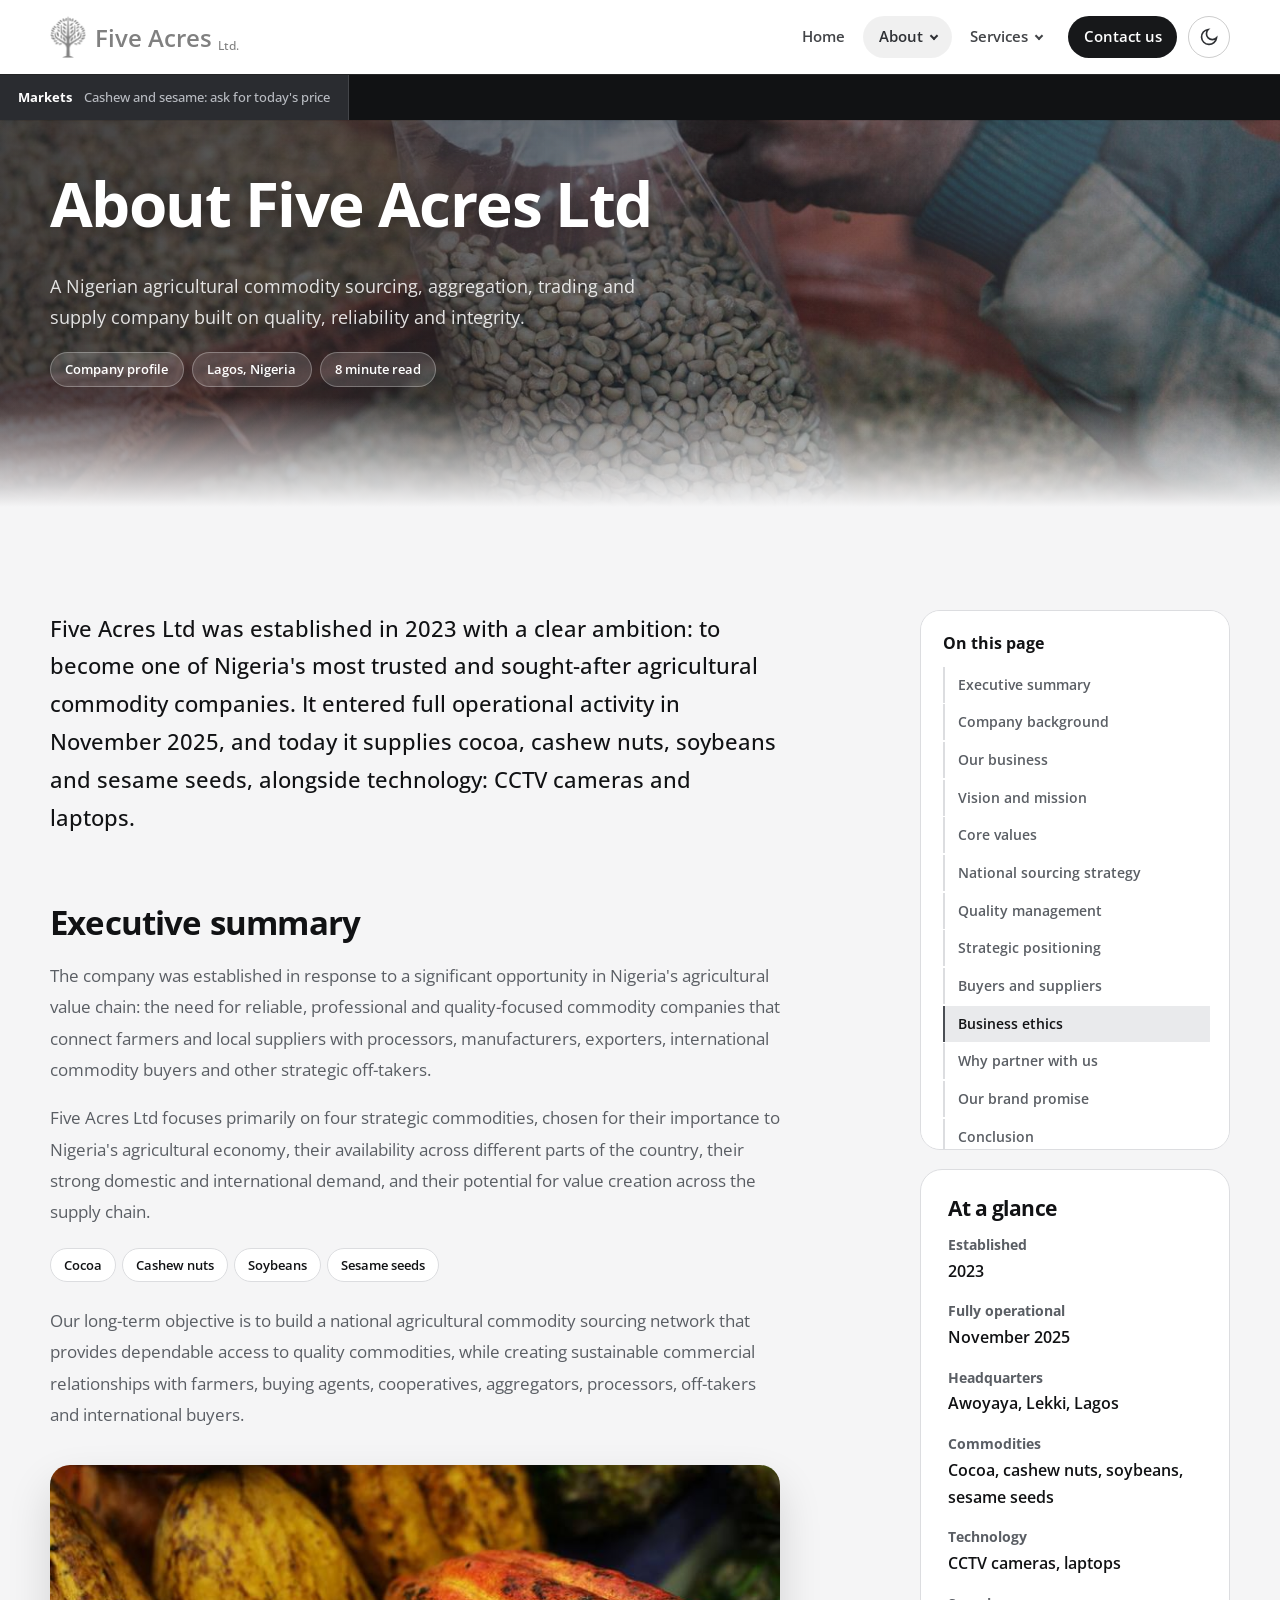
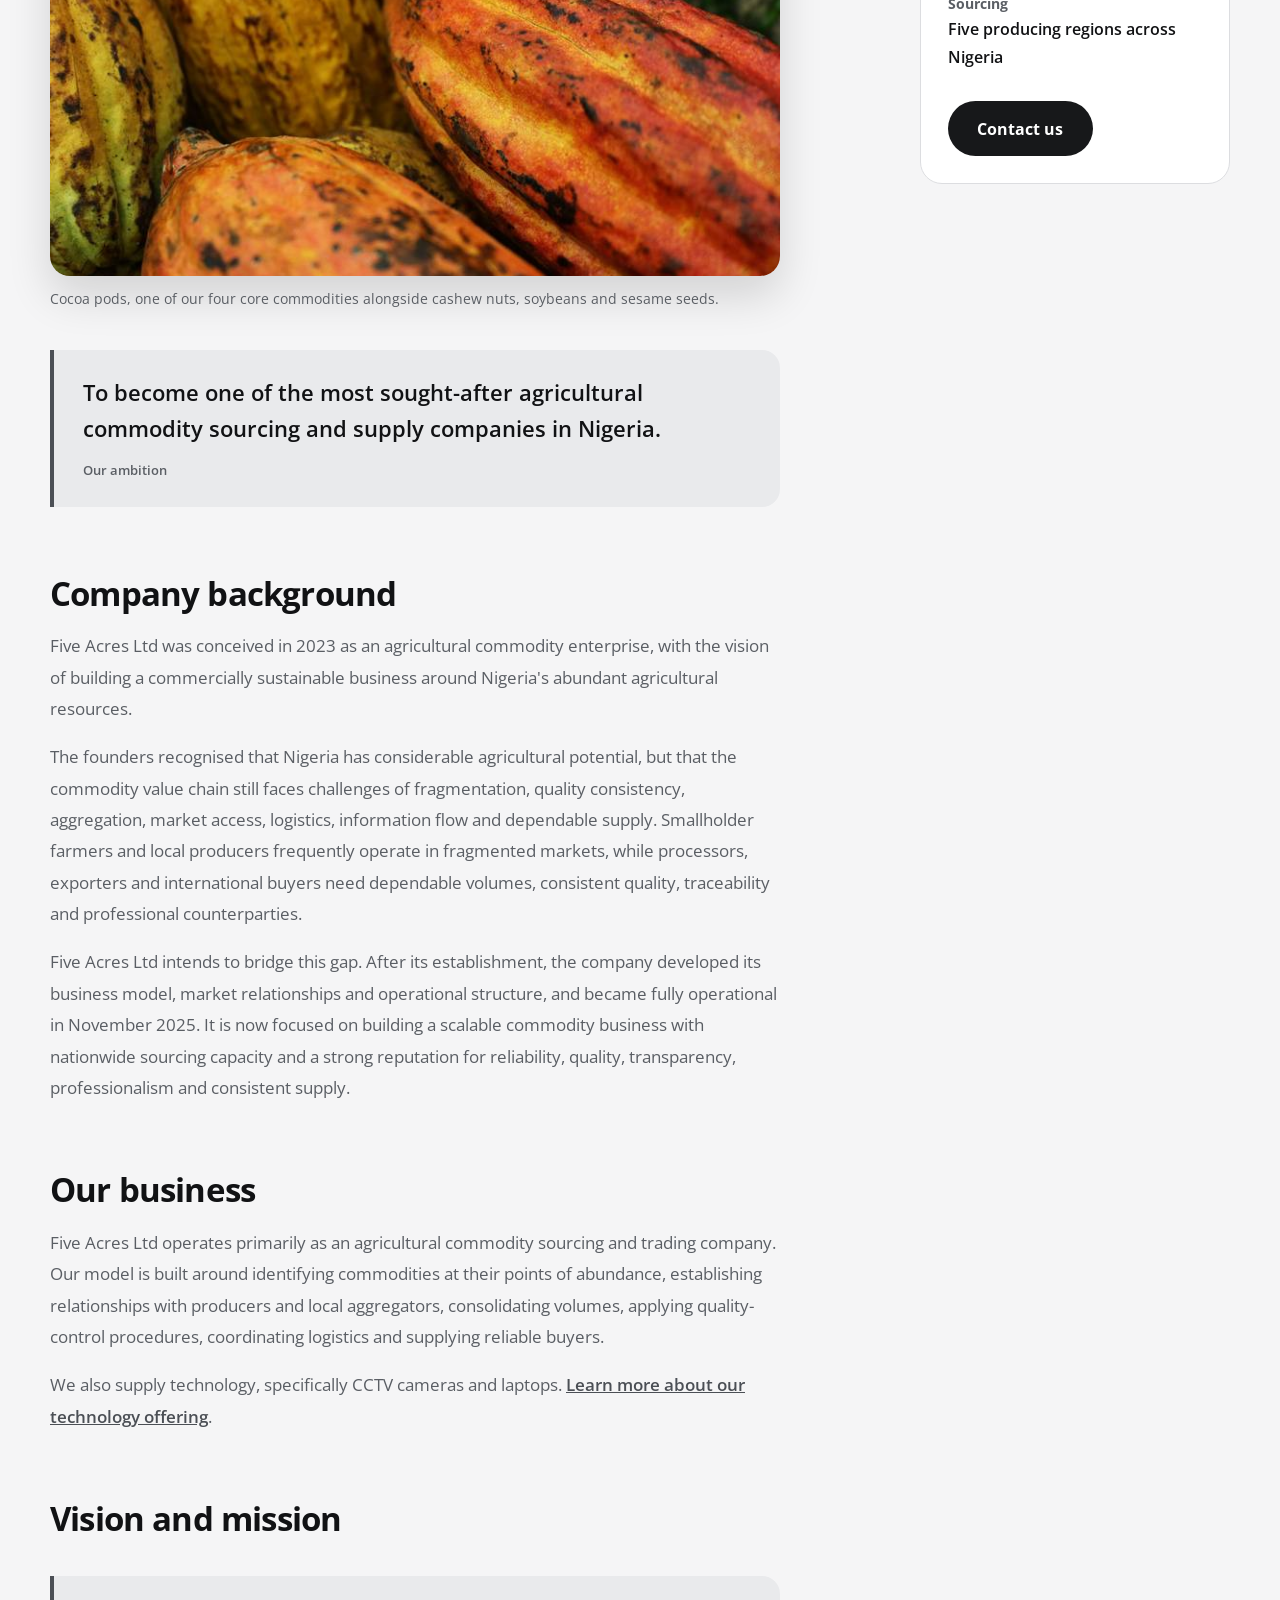
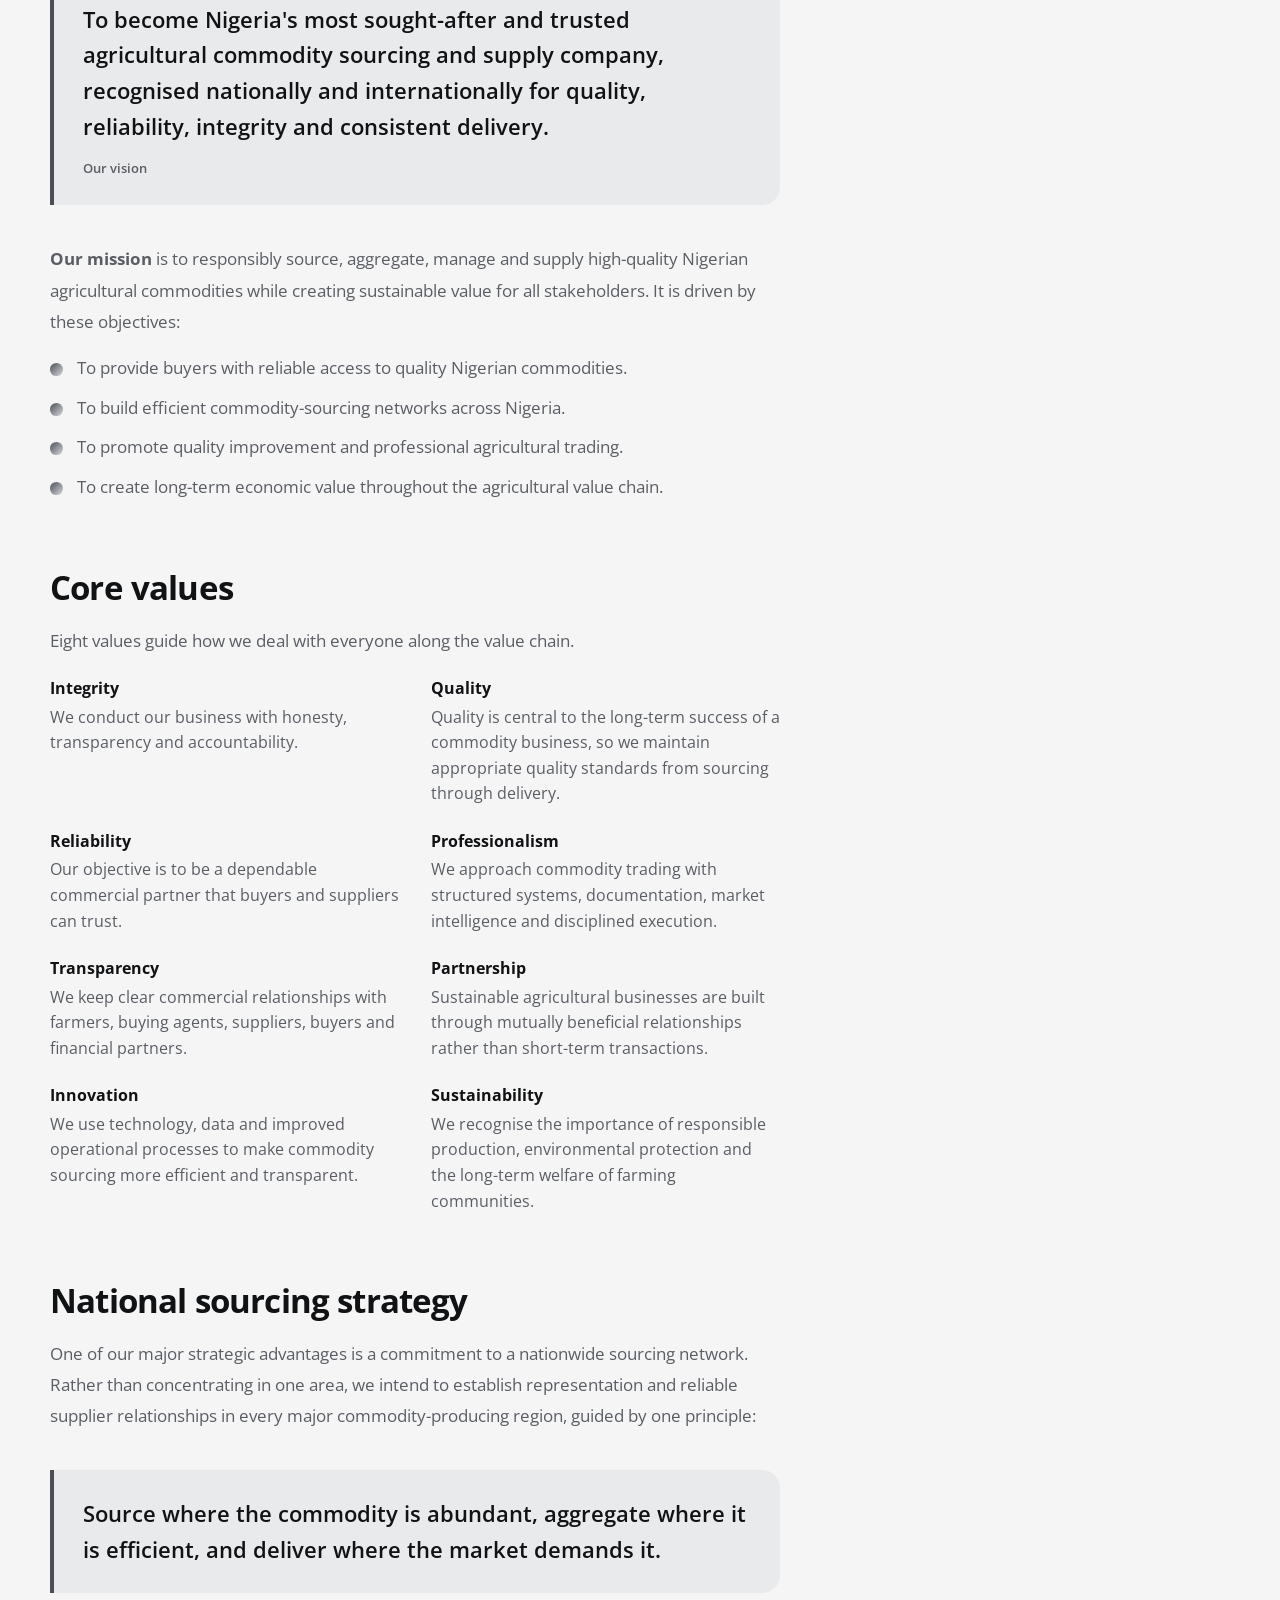
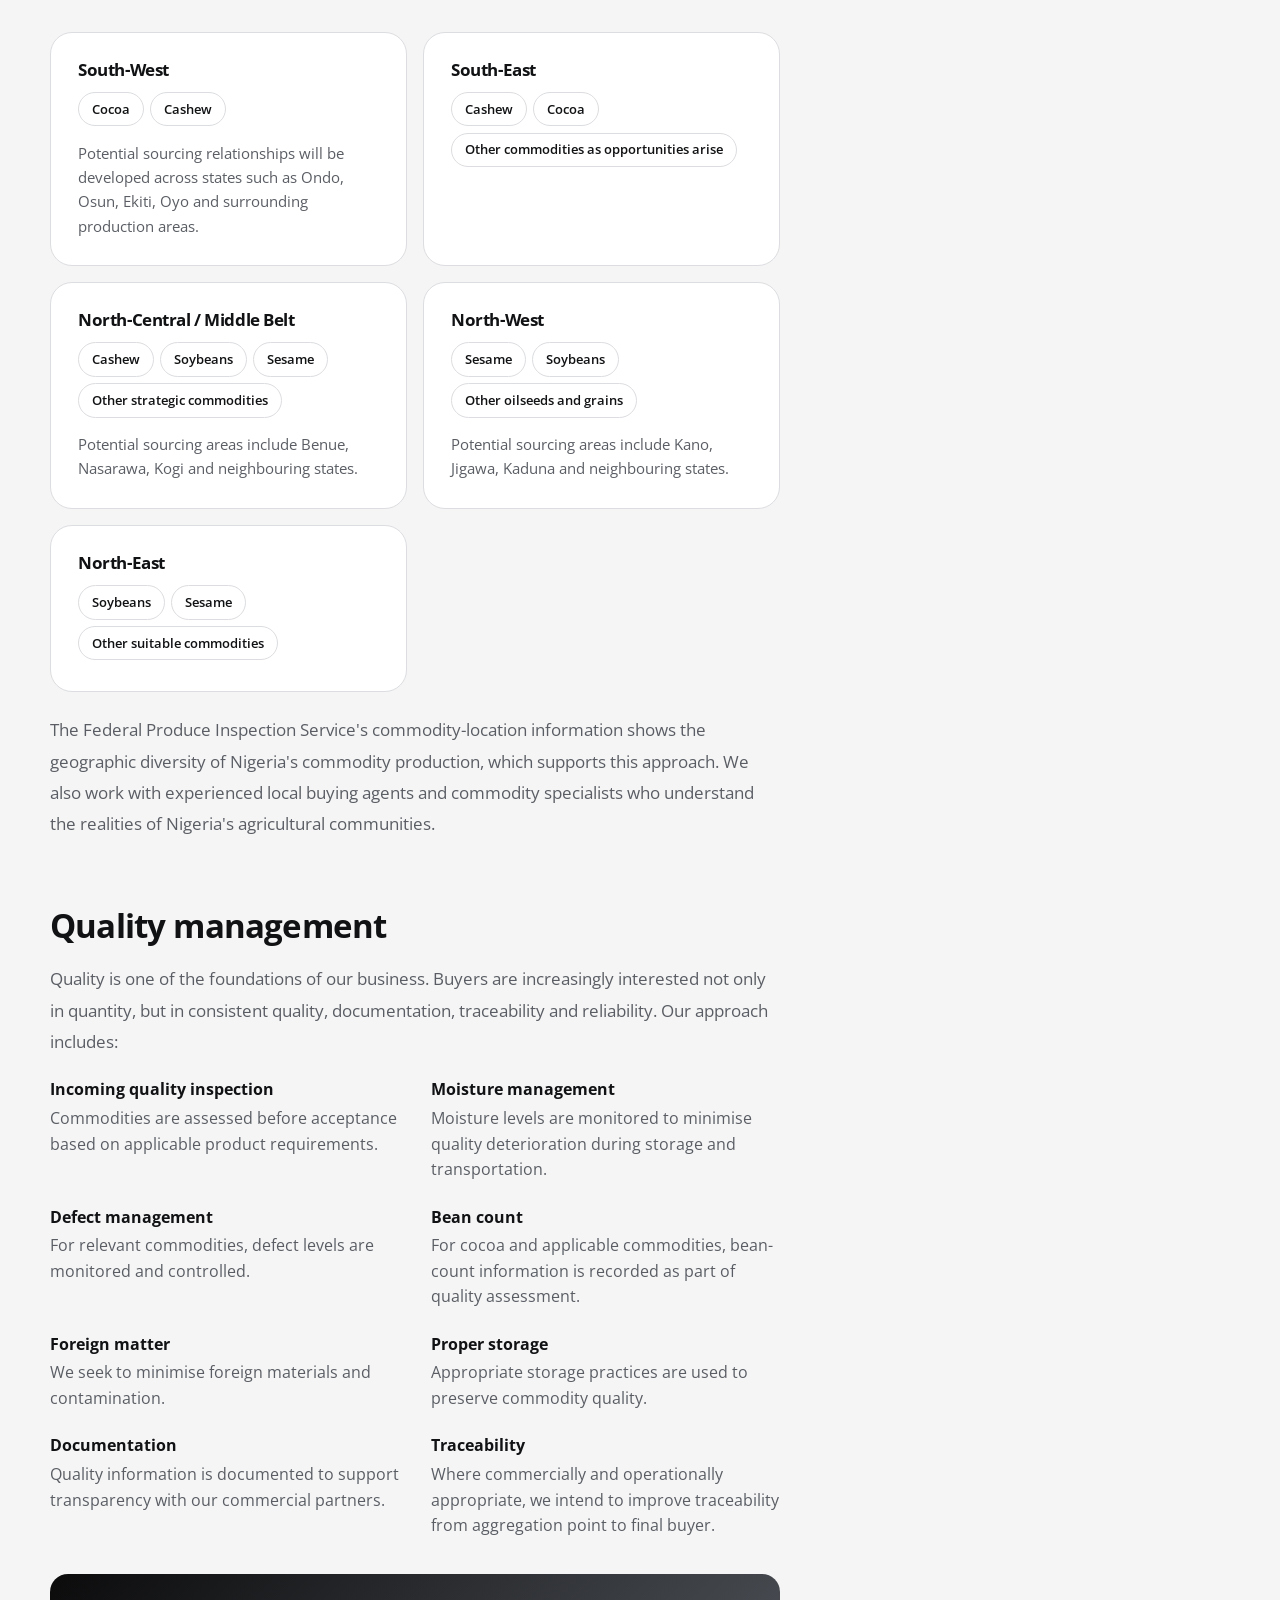
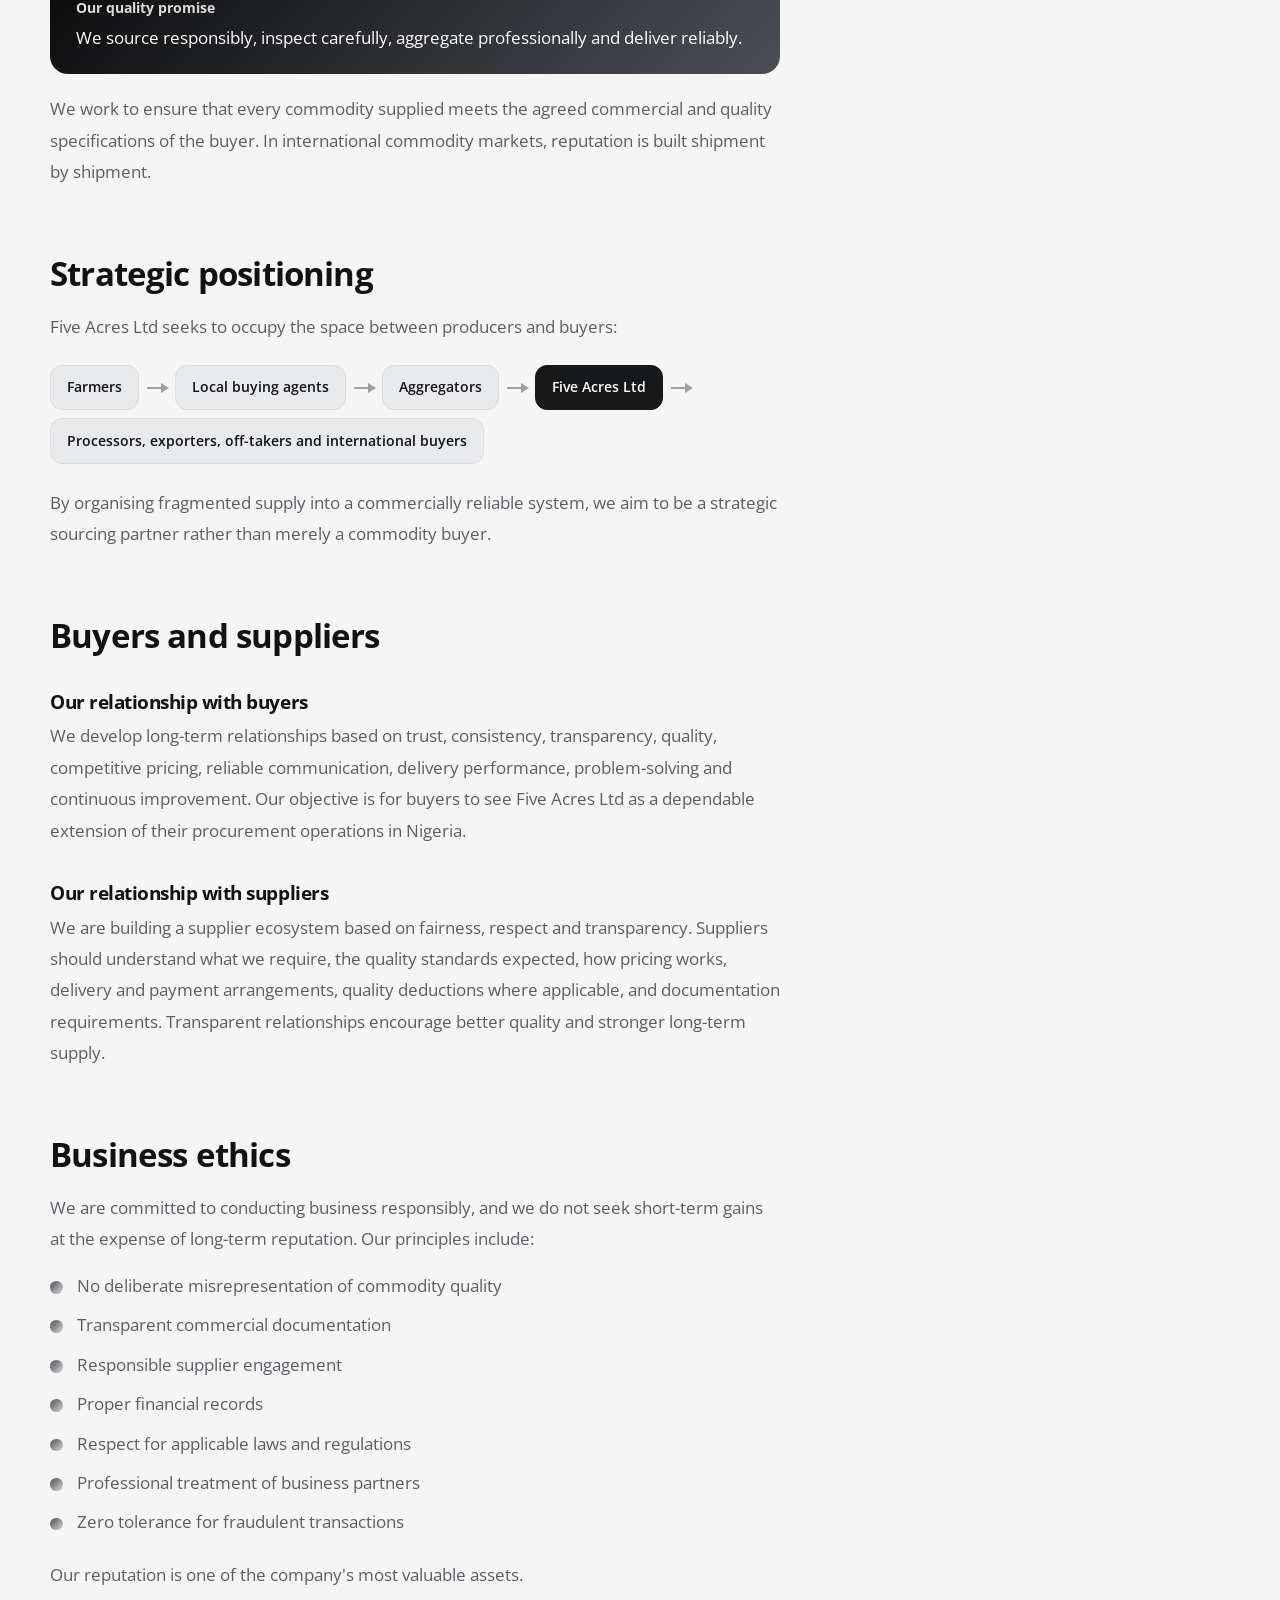
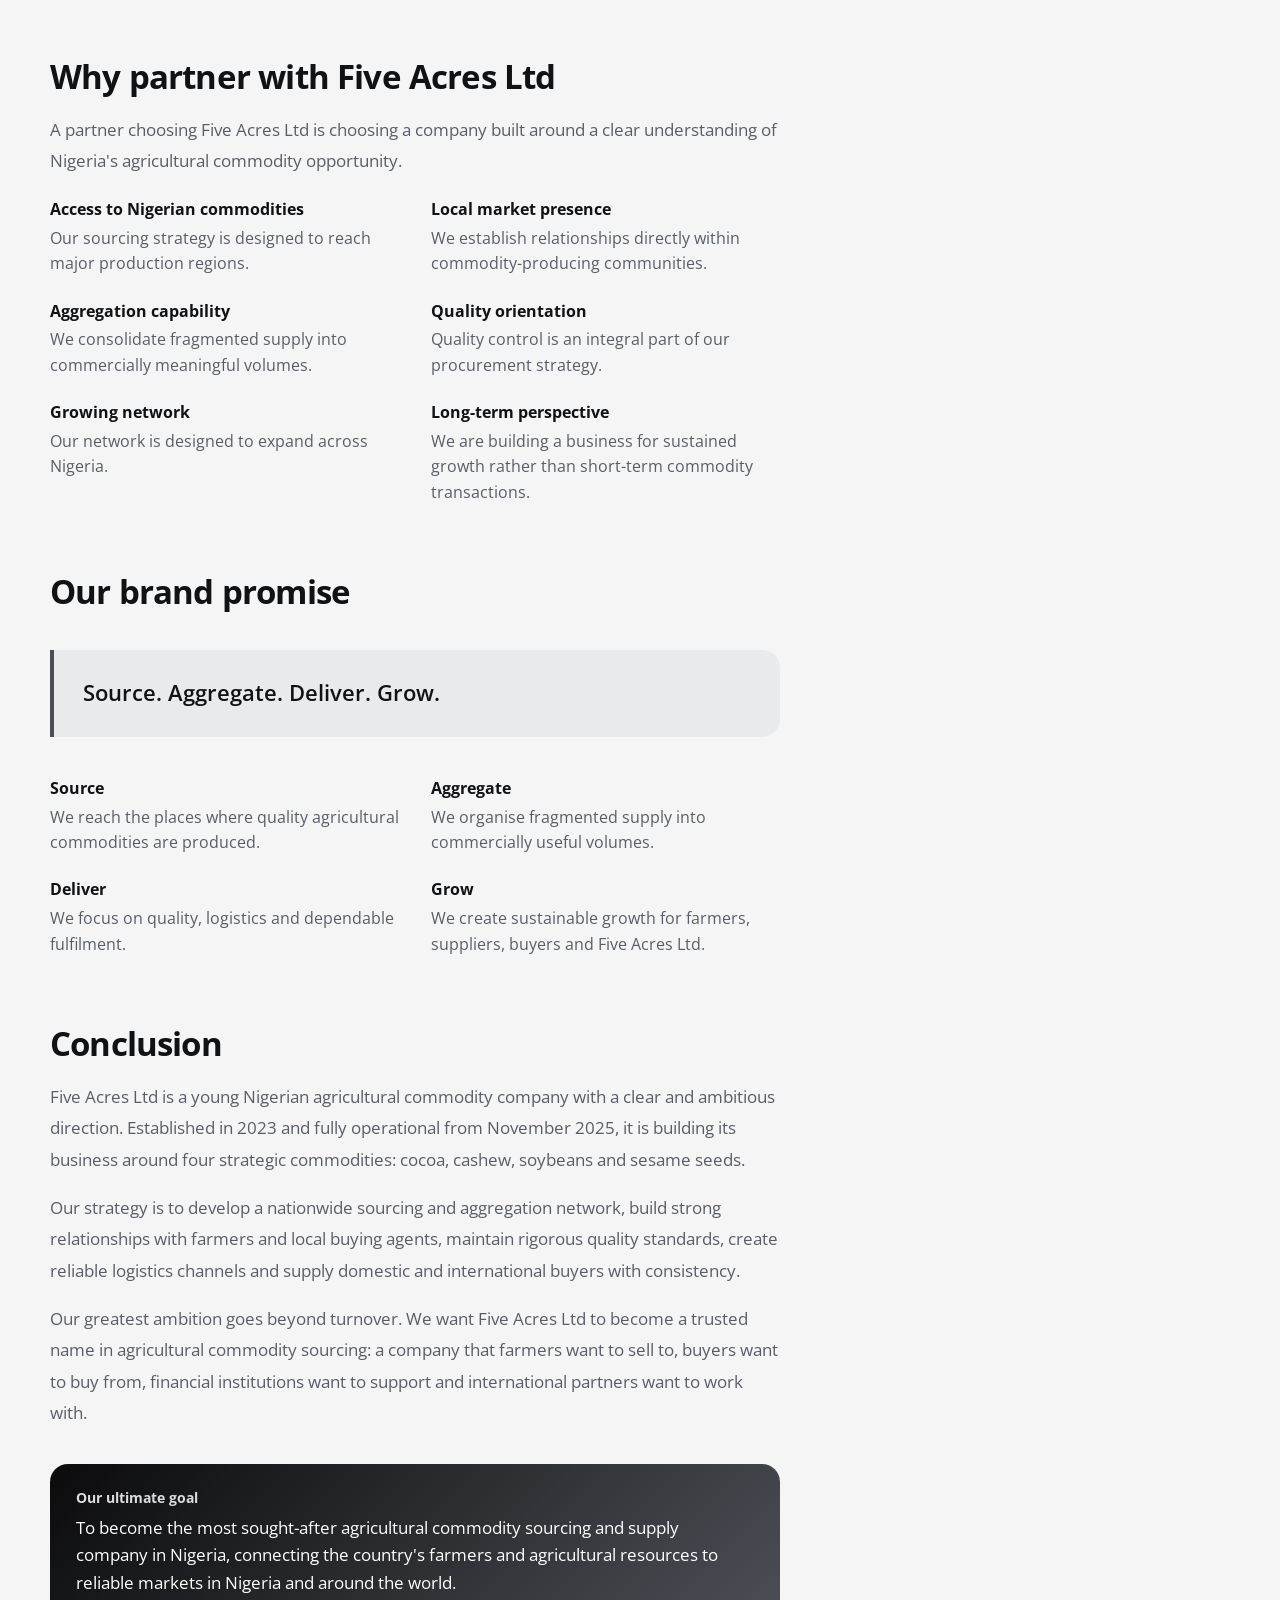
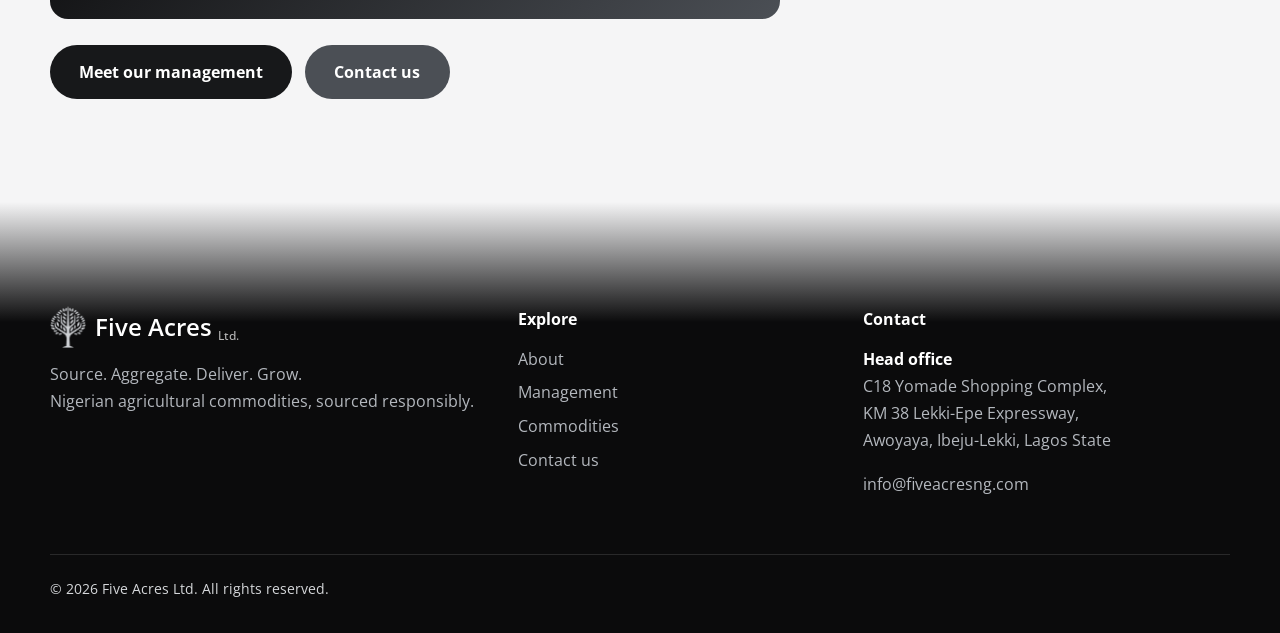
<file: about/index.html>
<!DOCTYPE html>
<html lang="en">

<head>
    <meta charset="utf-8">
    <meta name="viewport" content="width=device-width, initial-scale=1, viewport-fit=cover">
    <title>About Five Acres Ltd | Nigerian Commodity Company</title>
    <meta name="description"
        content="Five Acres Ltd is a Nigerian agricultural commodity company built on quality, reliability and integrity. Learn about our vision, mission and values.">
    <link rel="canonical" href="https://fiveacresng.com/about">
    <meta name="robots" content="index,follow,max-image-preview:large">
    <meta name="theme-color" content="#0f3d2e">
    <link rel="icon" href="../favicon.ico" sizes="any">
    <link rel="icon" type="image/png" sizes="32x32" href="../favicon-32.png">
    <link rel="icon" type="image/png" sizes="192x192" href="../icon-192.png">
    <link rel="apple-touch-icon" href="../apple-touch-icon.png">
    <link rel="manifest" href="../site.webmanifest">
    <meta property="og:type" content="website">
    <meta property="og:site_name" content="Five Acres Ltd">
    <meta property="og:locale" content="en_NG">
    <meta property="og:title" content="About Five Acres Ltd | Nigerian Commodity Company">
    <meta property="og:description"
        content="Five Acres Ltd is a Nigerian agricultural commodity company built on quality, reliability and integrity. Learn about our vision, mission and values.">
    <meta property="og:url" content="https://fiveacresng.com/about">
    <meta property="og:image" content="https://fiveacresng.comassets/og-image.jpg">
    <meta property="og:image:width" content="1200">
    <meta property="og:image:height" content="630">
    <meta property="og:image:alt" content="Five Acres Ltd, Nigerian agricultural commodities">
    <meta name="twitter:card" content="summary_large_image">
    <meta name="twitter:title" content="About Five Acres Ltd | Nigerian Commodity Company">
    <meta name="twitter:description"
        content="Five Acres Ltd is a Nigerian agricultural commodity company built on quality, reliability and integrity. Learn about our vision, mission and values.">
    <meta name="twitter:image" content="https://fiveacresng.comassets/og-image.jpg">
    <link rel="preconnect" href="https://fonts.googleapis.com">
    <link rel="preconnect" href="https://fonts.gstatic.com" crossorigin>
    <link href="https://fonts.googleapis.com/css2?family=Open+Sans:wght@400;500;600;700;800&display=swap"
        rel="stylesheet">
    <script>
        const d = document.documentElement;
        d.classList.add('js');
        try {
            var t = localStorage.getItem('fa-theme')
        } catch (e) {}
        d.dataset.theme = t || (matchMedia('(prefers-color-scheme:dark)').matches ? 'dark' : 'light')
    </script>
    <link rel="stylesheet" href="../assets/style.css">
    <script type="application/ld+json">
        {
            "@context": "https://schema.org",
            "@type": "BreadcrumbList",
            "itemListElement": [{
                "@type": "ListItem",
                "position": 1,
                "name": "Home",
                "item": "https://fiveacresng.com/"
            }, {
                "@type": "ListItem",
                "position": 2,
                "name": "About",
                "item": "https://fiveacresng.com/about"
            }]
        }
    </script>
    <noscript>
        <style>
            .js .rv,
            .rv {
                opacity: 1 !important;
                transform: none !important
            }

            .hero h1 span,
            .hero .lead,
            .hero .bt,
            .glass {
                opacity: 1 !important;
                transform: none !important
            }
        </style>
    </noscript>
</head>

<body>
    <svg width="0" height="0" style="position:absolute" aria-hidden="true">
        <defs>
            <linearGradient id="gPod" x1="0" y1="0" x2="1" y2="1">
                <stop offset="0" stop-color="#f4c24f" />
                <stop offset=".55" stop-color="#dc7a2a" />
                <stop offset="1" stop-color="#a8431f" />
            </linearGradient>
            <radialGradient id="gBean" cx=".35" cy=".3" r=".85">
                <stop offset="0" stop-color="#b0764a" />
                <stop offset="1" stop-color="#3a2116" />
            </radialGradient>
            <radialGradient id="gApple" cx=".4" cy=".35" r=".8">
                <stop offset="0" stop-color="#ffd35c" />
                <stop offset=".6" stop-color="#f08a2c" />
                <stop offset="1" stop-color="#c8401f" />
            </radialGradient>
            <linearGradient id="gNut" x1="0" y1="0" x2="1" y2="1">
                <stop offset="0" stop-color="#b9a77a" />
                <stop offset="1" stop-color="#6f6040" />
            </linearGradient>
            <radialGradient id="gKern" cx=".4" cy=".3" r=".9">
                <stop offset="0" stop-color="#fff6dc" />
                <stop offset="1" stop-color="#dcbb7c" />
            </radialGradient>
            <linearGradient id="gSP" x1="0" y1="0" x2="0" y2="1">
                <stop offset="0" stop-color="#a6d062" />
                <stop offset="1" stop-color="#4b8a30" />
            </linearGradient>
            <radialGradient id="gSoy" cx=".35" cy=".3" r=".85">
                <stop offset="0" stop-color="#f7ebc0" />
                <stop offset="1" stop-color="#c9a55a" />
            </radialGradient>
            <radialGradient id="gSes" cx=".4" cy=".3" r=".9">
                <stop offset="0" stop-color="#fffef5" />
                <stop offset="1" stop-color="#e3d6ab" />
            </radialGradient>
        </defs>
    </svg>
    <a class="skip" href="#main">Skip to content</a>
    <header class="hd" id="hd">
        <div class="w">
            <a class="lg" href="/" aria-label="Five Acres Ltd, home"><i class="lm" aria-hidden="true"></i>Five
                Acres<small>Ltd.</small></a>
            <button class="th" id="th" type="button" aria-label="Switch theme"></button>
            <button class="bg" id="bg" type="button" aria-label="Toggle menu" aria-expanded="false"
                aria-controls="nv"><i></i><i></i></button>
            <nav id="nv" aria-label="Main"><a href="../">Home</a>
                <div class="dd"><a class="top" href="../about">About</a>
                    <div class="sub"><a href="../about">Company profile</a><a href="../management">Management</a></div>
                </div>
                <div class="dd"><a class="top" href="../commodities" data-p="/commodities,/technology">Services</a>
                    <div class="sub"><a href="../commodities">Commodities</a><a href="../technology">Technology</a></div>
                </div>
                <a class="cta" href="../contact">Contact us</a>
            </nav>
        </div>
    
        <div class="mkt" id="mkt" role="region" aria-label="Market prices and exchange rates">
            <a class="mkt-l" href="../contact"><b>Markets</b><span>Cashew and sesame: ask for today's price</span></a>
            <div class="mkt-v" id="mktv"></div>
        </div>
    </header>
    <main id="main"><div class="page on">
<header class="ph" style="--bg-img:url('../assets/img/hero-market.jpg')"><div class="w"><h1>About Five Acres Ltd</h1><p>A Nigerian agricultural commodity sourcing, aggregation, trading and supply company built on quality, reliability and integrity.</p>
<div class="art-meta"><span>Company profile</span><span>Lagos, Nigeria</span><span>8 minute read</span></div></div></header>

<div class="s"><div class="w art-wrap">
<article class="art">
<p class="lead2 rv">Five Acres Ltd was established in 2023 with a clear ambition: to become one of Nigeria's most trusted and sought-after agricultural commodity companies. It entered full operational activity in November 2025, and today it supplies cocoa, cashew nuts, soybeans and sesame seeds, alongside technology: CCTV cameras and laptops.</p>

<h2 id="summary" class="rv">Executive summary</h2>
<p class="rv">The company was established in response to a significant opportunity in Nigeria's agricultural value chain: the need for reliable, professional and quality-focused commodity companies that connect farmers and local suppliers with processors, manufacturers, exporters, international commodity buyers and other strategic off-takers.</p>
<p class="rv">Five Acres Ltd focuses primarily on four strategic commodities, chosen for their importance to Nigeria's agricultural economy, their availability across different parts of the country, their strong domestic and international demand, and their potential for value creation across the supply chain.</p>
<div class="rv"><span class="tg">Cocoa</span><span class="tg">Cashew nuts</span><span class="tg">Soybeans</span><span class="tg">Sesame seeds</span></div>
<p class="rv" style="margin-top:1.2rem">Our long-term objective is to build a national agricultural commodity sourcing network that provides dependable access to quality commodities, while creating sustainable commercial relationships with farmers, buying agents, cooperatives, aggregators, processors, off-takers and international buyers.</p>
<figure class="rv"><img src="../assets/img/cocoa.jpg" alt="Ripe cocoa pods, one of Five Acres Ltd's four core commodities" loading="lazy"><figcaption>Cocoa pods, one of our four core commodities alongside cashew nuts, soybeans and sesame seeds.</figcaption></figure>
<blockquote class="pull rv">To become one of the most sought-after agricultural commodity sourcing and supply companies in Nigeria.<small>Our ambition</small></blockquote>

<h2 id="background" class="rv">Company background</h2>
<p class="rv">Five Acres Ltd was conceived in 2023 as an agricultural commodity enterprise, with the vision of building a commercially sustainable business around Nigeria's abundant agricultural resources.</p>
<p class="rv">The founders recognised that Nigeria has considerable agricultural potential, but that the commodity value chain still faces challenges of fragmentation, quality consistency, aggregation, market access, logistics, information flow and dependable supply. Smallholder farmers and local producers frequently operate in fragmented markets, while processors, exporters and international buyers need dependable volumes, consistent quality, traceability and professional counterparties.</p>
<p class="rv">Five Acres Ltd intends to bridge this gap. After its establishment, the company developed its business model, market relationships and operational structure, and became fully operational in November 2025. It is now focused on building a scalable commodity business with nationwide sourcing capacity and a strong reputation for reliability, quality, transparency, professionalism and consistent supply.</p>

<h2 id="business" class="rv">Our business</h2>
<p class="rv">Five Acres Ltd operates primarily as an agricultural commodity sourcing and trading company. Our model is built around identifying commodities at their points of abundance, establishing relationships with producers and local aggregators, consolidating volumes, applying quality-control procedures, coordinating logistics and supplying reliable buyers.</p>
<p class="rv">We also supply technology, specifically CCTV cameras and laptops. <a href="../technology">Learn more about our technology offering</a>.</p>

<h2 id="vision" class="rv">Vision and mission</h2>
<blockquote class="pull rv">To become Nigeria's most sought-after and trusted agricultural commodity sourcing and supply company, recognised nationally and internationally for quality, reliability, integrity and consistent delivery.<small>Our vision</small></blockquote>
<p class="rv"><b>Our mission</b> is to responsibly source, aggregate, manage and supply high-quality Nigerian agricultural commodities while creating sustainable value for all stakeholders. It is driven by these objectives:</p>
<ul class="ck rv"><li>To provide buyers with reliable access to quality Nigerian commodities.</li><li>To build efficient commodity-sourcing networks across Nigeria.</li><li>To promote quality improvement and professional agricultural trading.</li><li>To create long-term economic value throughout the agricultural value chain.</li></ul>

<h2 id="values" class="rv">Core values</h2>
<p class="rv">Eight values guide how we deal with everyone along the value chain.</p>
<dl class="vals rv"><div><dt>Integrity</dt><dd>We conduct our business with honesty, transparency and accountability.</dd></div><div><dt>Quality</dt><dd>Quality is central to the long-term success of a commodity business, so we maintain appropriate quality standards from sourcing through delivery.</dd></div><div><dt>Reliability</dt><dd>Our objective is to be a dependable commercial partner that buyers and suppliers can trust.</dd></div><div><dt>Professionalism</dt><dd>We approach commodity trading with structured systems, documentation, market intelligence and disciplined execution.</dd></div><div><dt>Transparency</dt><dd>We keep clear commercial relationships with farmers, buying agents, suppliers, buyers and financial partners.</dd></div><div><dt>Partnership</dt><dd>Sustainable agricultural businesses are built through mutually beneficial relationships rather than short-term transactions.</dd></div><div><dt>Innovation</dt><dd>We use technology, data and improved operational processes to make commodity sourcing more efficient and transparent.</dd></div><div><dt>Sustainability</dt><dd>We recognise the importance of responsible production, environmental protection and the long-term welfare of farming communities.</dd></div></dl>

<h2 id="sourcing" class="rv">National sourcing strategy</h2>
<p class="rv">One of our major strategic advantages is a commitment to a nationwide sourcing network. Rather than concentrating in one area, we intend to establish representation and reliable supplier relationships in every major commodity-producing region, guided by one principle:</p>
<blockquote class="pull rv">Source where the commodity is abundant, aggregate where it is efficient, and deliver where the market demands it.</blockquote>
<div class="reg-g"><div class="cd reg rv" style="--d:0.0s"><h3>South-West</h3><div><span class="tg">Cocoa</span><span class="tg">Cashew</span></div><p>Potential sourcing relationships will be developed across states such as Ondo, Osun, Ekiti, Oyo and surrounding production areas.</p></div><div class="cd reg rv" style="--d:0.08s"><h3>South-East</h3><div><span class="tg">Cashew</span><span class="tg">Cocoa</span><span class="tg">Other commodities as opportunities arise</span></div></div><div class="cd reg rv" style="--d:0.0s"><h3>North-Central / Middle Belt</h3><div><span class="tg">Cashew</span><span class="tg">Soybeans</span><span class="tg">Sesame</span><span class="tg">Other strategic commodities</span></div><p>Potential sourcing areas include Benue, Nasarawa, Kogi and neighbouring states.</p></div><div class="cd reg rv" style="--d:0.08s"><h3>North-West</h3><div><span class="tg">Sesame</span><span class="tg">Soybeans</span><span class="tg">Other oilseeds and grains</span></div><p>Potential sourcing areas include Kano, Jigawa, Kaduna and neighbouring states.</p></div><div class="cd reg rv" style="--d:0.0s"><h3>North-East</h3><div><span class="tg">Soybeans</span><span class="tg">Sesame</span><span class="tg">Other suitable commodities</span></div></div></div>
<p class="rv">The Federal Produce Inspection Service's commodity-location information shows the geographic diversity of Nigeria's commodity production, which supports this approach. We also work with experienced local buying agents and commodity specialists who understand the realities of Nigeria's agricultural communities.</p>

<h2 id="quality" class="rv">Quality management</h2>
<p class="rv">Quality is one of the foundations of our business. Buyers are increasingly interested not only in quantity, but in consistent quality, documentation, traceability and reliability. Our approach includes:</p>
<dl class="vals rv"><div><dt>Incoming quality inspection</dt><dd>Commodities are assessed before acceptance based on applicable product requirements.</dd></div><div><dt>Moisture management</dt><dd>Moisture levels are monitored to minimise quality deterioration during storage and transportation.</dd></div><div><dt>Defect management</dt><dd>For relevant commodities, defect levels are monitored and controlled.</dd></div><div><dt>Bean count</dt><dd>For cocoa and applicable commodities, bean-count information is recorded as part of quality assessment.</dd></div><div><dt>Foreign matter</dt><dd>We seek to minimise foreign materials and contamination.</dd></div><div><dt>Proper storage</dt><dd>Appropriate storage practices are used to preserve commodity quality.</dd></div><div><dt>Documentation</dt><dd>Quality information is documented to support transparency with our commercial partners.</dd></div><div><dt>Traceability</dt><dd>Where commercially and operationally appropriate, we intend to improve traceability from aggregation point to final buyer.</dd></div></dl>
<div class="callout rv"><b>Our quality promise</b>We source responsibly, inspect carefully, aggregate professionally and deliver reliably.</div>
<p class="rv" style="margin-top:1.2rem">We work to ensure that every commodity supplied meets the agreed commercial and quality specifications of the buyer. In international commodity markets, reputation is built shipment by shipment.</p>

<h2 id="position" class="rv">Strategic positioning</h2>
<p class="rv">Five Acres Ltd seeks to occupy the space between producers and buyers:</p>
<div class="flow rv"><span>Farmers</span><i></i><span>Local buying agents</span><i></i><span>Aggregators</span><i></i><b>Five Acres Ltd</b><i></i><span>Processors, exporters, off-takers and international buyers</span></div>
<p class="rv">By organising fragmented supply into a commercially reliable system, we aim to be a strategic sourcing partner rather than merely a commodity buyer.</p>

<h2 id="relationships" class="rv">Buyers and suppliers</h2>
<h3 class="rv">Our relationship with buyers</h3>
<p class="rv">We develop long-term relationships based on trust, consistency, transparency, quality, competitive pricing, reliable communication, delivery performance, problem-solving and continuous improvement. Our objective is for buyers to see Five Acres Ltd as a dependable extension of their procurement operations in Nigeria.</p>
<h3 class="rv">Our relationship with suppliers</h3>
<p class="rv">We are building a supplier ecosystem based on fairness, respect and transparency. Suppliers should understand what we require, the quality standards expected, how pricing works, delivery and payment arrangements, quality deductions where applicable, and documentation requirements. Transparent relationships encourage better quality and stronger long-term supply.</p>

<h2 id="ethics" class="rv">Business ethics</h2>
<p class="rv">We are committed to conducting business responsibly, and we do not seek short-term gains at the expense of long-term reputation. Our principles include:</p>
<ul class="ck rv"><li>No deliberate misrepresentation of commodity quality</li><li>Transparent commercial documentation</li><li>Responsible supplier engagement</li><li>Proper financial records</li><li>Respect for applicable laws and regulations</li><li>Professional treatment of business partners</li><li>Zero tolerance for fraudulent transactions</li></ul>
<p class="rv">Our reputation is one of the company's most valuable assets.</p>

<h2 id="partner" class="rv">Why partner with Five Acres Ltd</h2>
<p class="rv">A partner choosing Five Acres Ltd is choosing a company built around a clear understanding of Nigeria's agricultural commodity opportunity.</p>
<dl class="vals rv"><div><dt>Access to Nigerian commodities</dt><dd>Our sourcing strategy is designed to reach major production regions.</dd></div><div><dt>Local market presence</dt><dd>We establish relationships directly within commodity-producing communities.</dd></div><div><dt>Aggregation capability</dt><dd>We consolidate fragmented supply into commercially meaningful volumes.</dd></div><div><dt>Quality orientation</dt><dd>Quality control is an integral part of our procurement strategy.</dd></div><div><dt>Growing network</dt><dd>Our network is designed to expand across Nigeria.</dd></div><div><dt>Long-term perspective</dt><dd>We are building a business for sustained growth rather than short-term commodity transactions.</dd></div></dl>

<h2 id="promise" class="rv">Our brand promise</h2>
<blockquote class="pull rv">Source. Aggregate. Deliver. Grow.</blockquote>
<dl class="vals rv"><div><dt>Source</dt><dd>We reach the places where quality agricultural commodities are produced.</dd></div><div><dt>Aggregate</dt><dd>We organise fragmented supply into commercially useful volumes.</dd></div><div><dt>Deliver</dt><dd>We focus on quality, logistics and dependable fulfilment.</dd></div><div><dt>Grow</dt><dd>We create sustainable growth for farmers, suppliers, buyers and Five Acres Ltd.</dd></div></dl>

<h2 id="conclusion" class="rv">Conclusion</h2>
<p class="rv">Five Acres Ltd is a young Nigerian agricultural commodity company with a clear and ambitious direction. Established in 2023 and fully operational from November 2025, it is building its business around four strategic commodities: cocoa, cashew, soybeans and sesame seeds.</p>
<p class="rv">Our strategy is to develop a nationwide sourcing and aggregation network, build strong relationships with farmers and local buying agents, maintain rigorous quality standards, create reliable logistics channels and supply domestic and international buyers with consistency.</p>
<p class="rv">Our greatest ambition goes beyond turnover. We want Five Acres Ltd to become a trusted name in agricultural commodity sourcing: a company that farmers want to sell to, buyers want to buy from, financial institutions want to support and international partners want to work with.</p>
<div class="callout rv"><b>Our ultimate goal</b>To become the most sought-after agricultural commodity sourcing and supply company in Nigeria, connecting the country's farmers and agricultural resources to reliable markets in Nigeria and around the world.</div>
<div class="bt rv"><a class="b d" href="../management">Meet our management</a><a class="b d" href="../contact" style="background:var(--g6)">Contact us</a></div>
</article>

<aside class="art-side">
<div class="toc" role="navigation" aria-label="On this page"><b>On this page</b><a href="#summary">Executive summary</a><a href="#background">Company background</a><a href="#business">Our business</a><a href="#vision">Vision and mission</a><a href="#values">Core values</a><a href="#sourcing">National sourcing strategy</a><a href="#quality">Quality management</a><a href="#position">Strategic positioning</a><a href="#relationships">Buyers and suppliers</a><a href="#ethics">Business ethics</a><a href="#partner">Why partner with us</a><a href="#promise">Our brand promise</a><a href="#conclusion">Conclusion</a></div>
<div class="cd glance"><h3>At a glance</h3><dl><dt>Established</dt><dd>2023</dd><dt>Fully operational</dt><dd>November 2025</dd><dt>Headquarters</dt><dd>Awoyaya, Lekki, Lagos</dd><dt>Commodities</dt><dd>Cocoa, cashew nuts, soybeans, sesame seeds</dd><dt>Technology</dt><dd>CCTV cameras, laptops</dd><dt>Sourcing</dt><dd>Five producing regions across Nigeria</dd></dl><a class="b d" href="../contact" style="margin-top:1rem">Contact us</a></div>
</aside>
</div></div>
</div></main>
    <footer class="ft">
        <div class="w">
            <div class="fg">
                <div><a class="lg" href="/"><i class="lm" aria-hidden="true"></i>Five Acres<small>Ltd.</small></a>
                    <p>Source. Aggregate. Deliver. Grow.<br>Nigerian agricultural commodities, sourced responsibly.</p>
                </div>
                <div>
                    <h4>Explore</h4>
                    <div class="fl"><a href="../about">About</a><a href="../management">Management</a><a
                            href="../commodities">Commodities</a><a href="../contact">Contact us</a></div>
                </div>
                <div>
                    <h4>Contact</h4>
                    <address style="font-style:normal">
                        <p><b style="color:#fff">Head office</b><br>C18 Yomade Shopping Complex,<br>KM 38 Lekki-Epe
                            Expressway,<br>Awoyaya, Ibeju-Lekki, Lagos State</p>
                        
                        <p><a href="mailto:info@fiveacresng.com">info@fiveacresng.com</a></p>
                    </address>
                </div>
            </div>
            <div class="cp">© 2026 Five Acres Ltd. All rights reserved. </div>
        </div>
    </footer>
    <script src="../assets/app.js" defer></script>
</body>

</html>
</file>
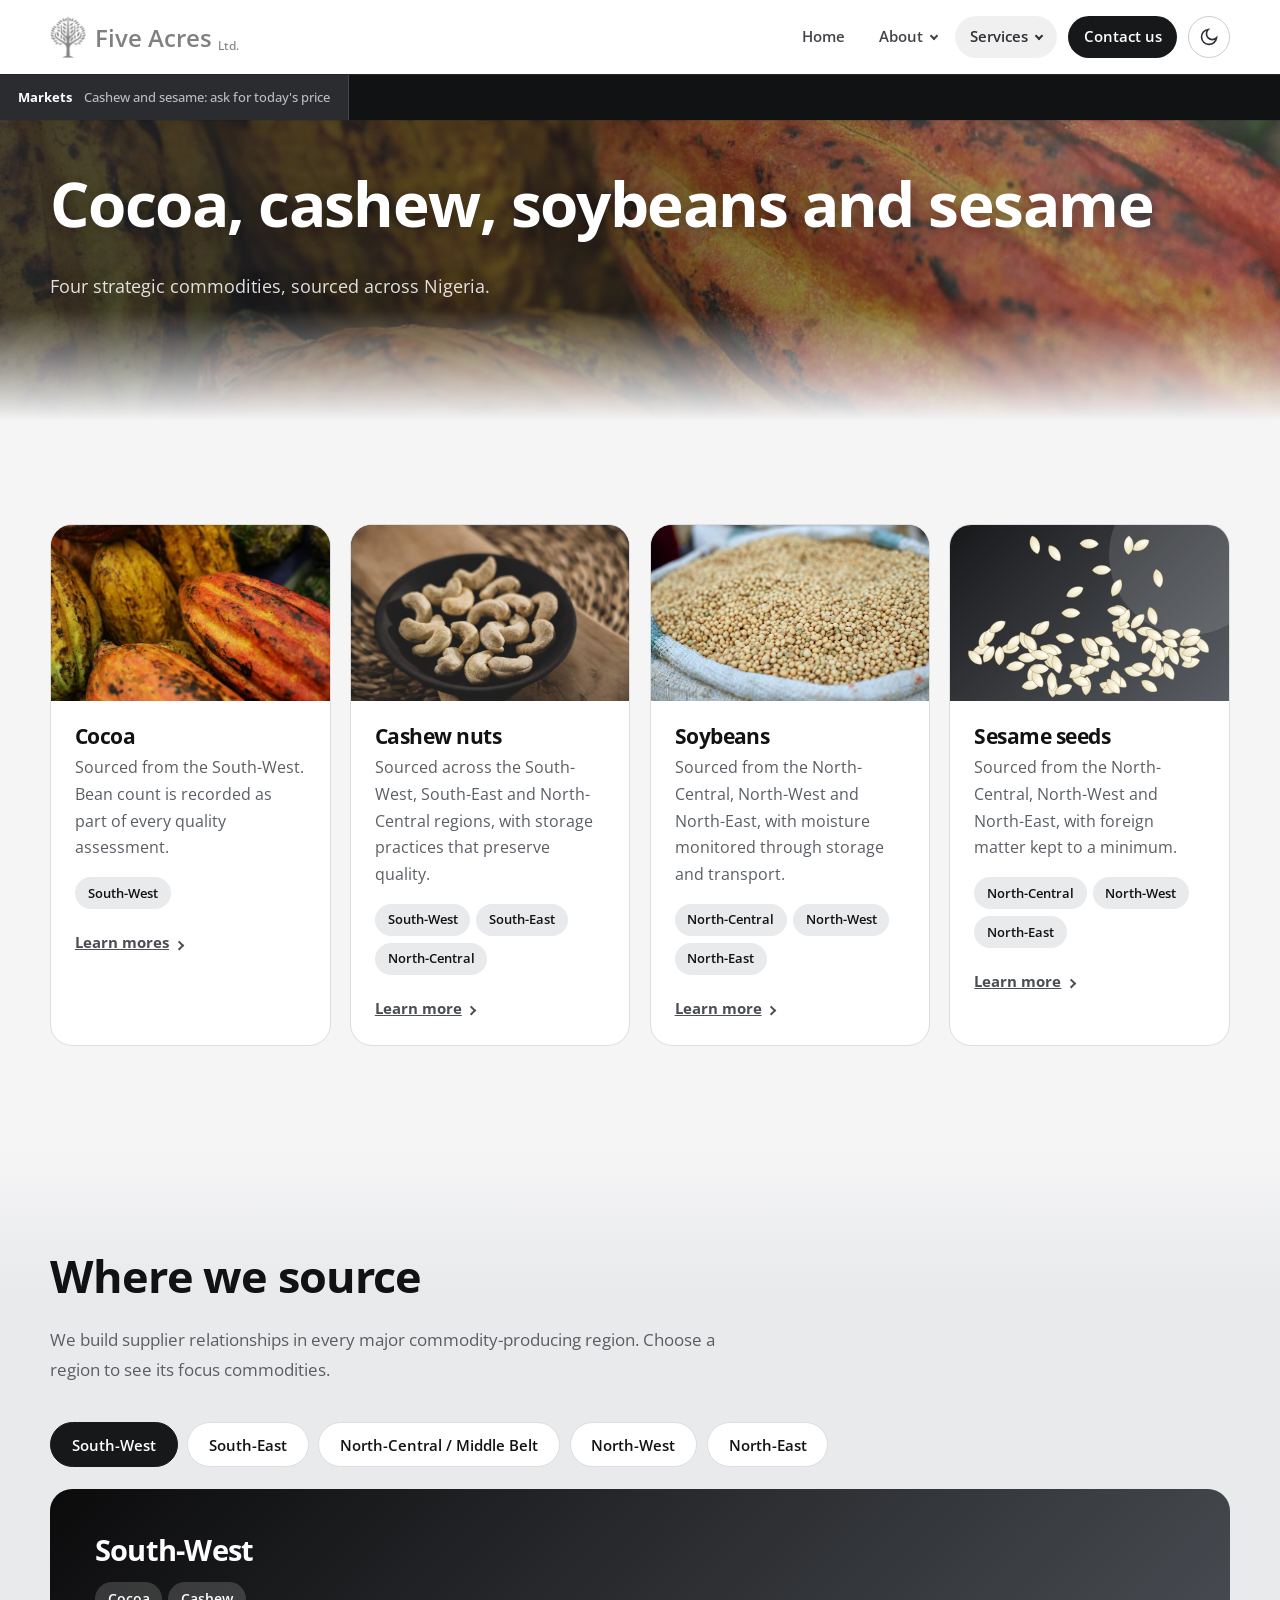
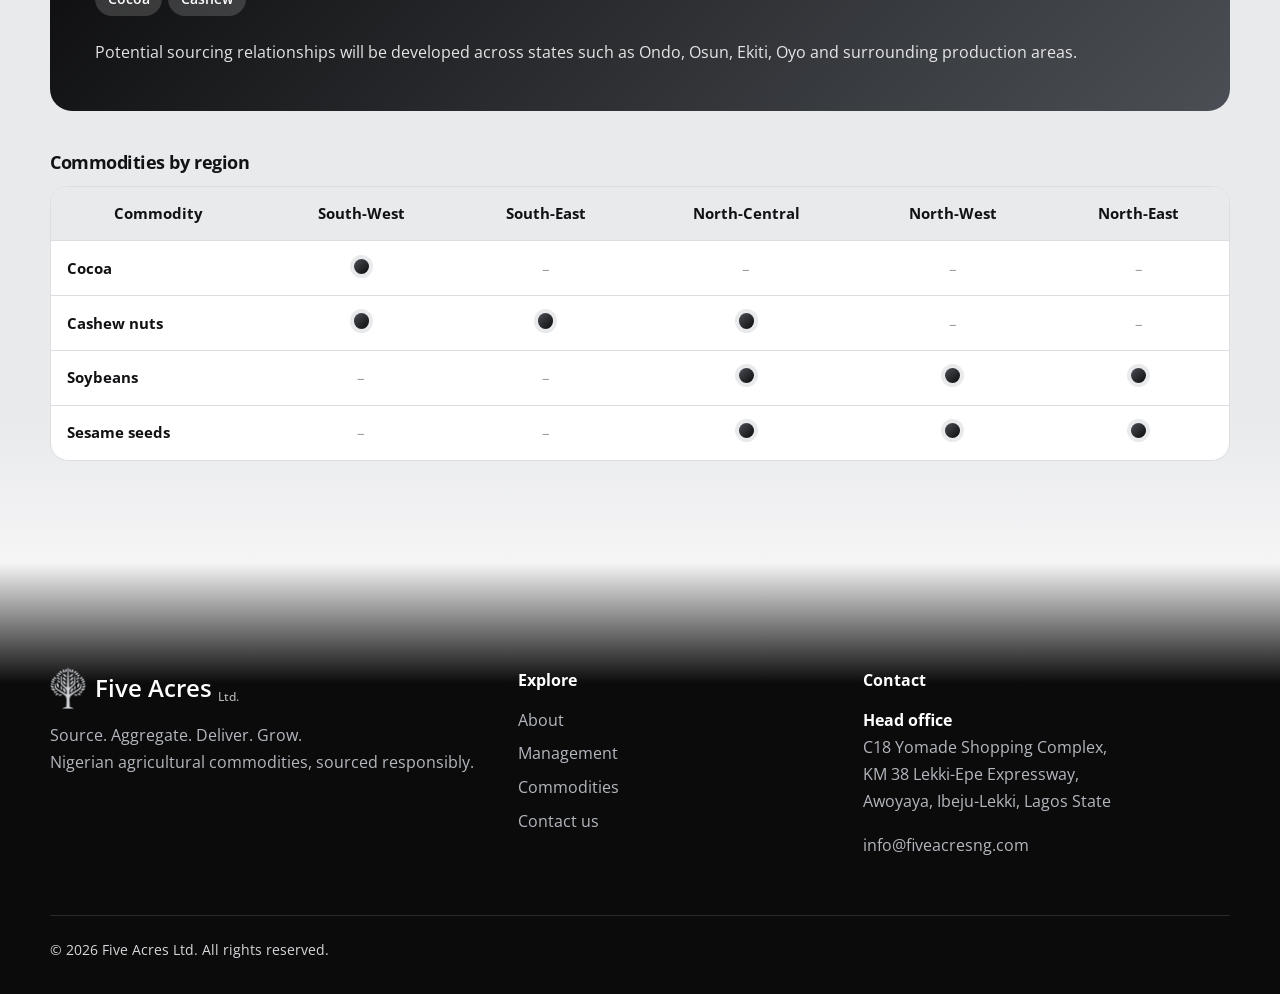
<file: commodities/index.html>
<!DOCTYPE html>
<html lang="en">

<head>
    <meta charset="utf-8">
    <meta name="viewport" content="width=device-width, initial-scale=1, viewport-fit=cover">
    <title>Commodities: Cocoa, Cashew, Soybeans, Sesame | Five Acres Ltd</title>
    <meta name="description"
        content="Five Acres Ltd sources Nigerian cocoa, cashew nuts, soybeans and sesame seeds from five producing regions across the country.">
    <link rel="canonical" href="https://fiveacresng.com/commodities">
    <meta name="robots" content="index,follow,max-image-preview:large">
    <meta name="theme-color" content="#0f3d2e">
    <link rel="icon" href="../favicon.ico" sizes="any">
    <link rel="icon" type="image/png" sizes="32x32" href="../favicon-32.png">
    <link rel="icon" type="image/png" sizes="192x192" href="../icon-192.png">
    <link rel="apple-touch-icon" href="../apple-touch-icon.png">
    <link rel="manifest" href="../site.webmanifest">
    <meta property="og:type" content="website">
    <meta property="og:site_name" content="Five Acres Ltd">
    <meta property="og:locale" content="en_NG">
    <meta property="og:title" content="Commodities: Cocoa, Cashew, Soybeans, Sesame | Five Acres Ltd">
    <meta property="og:description"
        content="Five Acres Ltd sources Nigerian cocoa, cashew nuts, soybeans and sesame seeds from five producing regions across the country.">
    <meta property="og:url" content="https://fiveacresng.com/commodities">
    <meta property="og:image" content="https://fiveacresng.comassets/og-image.jpg">
    <meta property="og:image:width" content="1200">
    <meta property="og:image:height" content="630">
    <meta property="og:image:alt" content="Five Acres Ltd, Nigerian agricultural commodities">
    <meta name="twitter:card" content="summary_large_image">
    <meta name="twitter:title" content="Commodities: Cocoa, Cashew, Soybeans, Sesame | Five Acres Ltd">
    <meta name="twitter:description"
        content="Five Acres Ltd sources Nigerian cocoa, cashew nuts, soybeans and sesame seeds from five producing regions across the country.">
    <meta name="twitter:image" content="https://fiveacresng.comassets/og-image.jpg">
    <link rel="preconnect" href="https://fonts.googleapis.com">
    <link rel="preconnect" href="https://fonts.gstatic.com" crossorigin>
    <link href="https://fonts.googleapis.com/css2?family=Open+Sans:wght@400;500;600;700;800&display=swap"
        rel="stylesheet">
    <script>
        const d = document.documentElement;
        d.classList.add('js');
        try {
            var t = localStorage.getItem('fa-theme')
        } catch (e) {}
        d.dataset.theme = t || (matchMedia('(prefers-color-scheme:dark)').matches ? 'dark' : 'light')
    </script>
    <link rel="stylesheet" href="../assets/style.css">
    <script type="application/ld+json">
        {
            "@context": "https://schema.org",
            "@type": "BreadcrumbList",
            "itemListElement": [{
                "@type": "ListItem",
                "position": 1,
                "name": "Home",
                "item": "https://fiveacresng.com/"
            }, {
                "@type": "ListItem",
                "position": 2,
                "name": "Commodities",
                "item": "https://fiveacresng.com/commodities"
            }]
        }
    </script>
    <noscript>
        <style>
            .js .rv,
            .rv {
                opacity: 1 !important;
                transform: none !important
            }

            .hero h1 span,
            .hero .lead,
            .hero .bt,
            .glass {
                opacity: 1 !important;
                transform: none !important
            }
        </style>
    </noscript>
    <style id="rg-css">
        .rg-panel {
            margin-top: 1.4rem
        }

        .rg-panel[hidden] {
            display: none
        }

        a.ch {
            text-decoration: none;
            transition: background .25s
        }

        a.ch:hover {
            background: rgba(255, 255, 255, .3)
        }

        .rg-matrix {
            margin-top: 2.6rem
        }

        .rg-matrix h3 {
            font-size: 1.15rem;
            margin-bottom: .8rem
        }

        .rg-scroll {
            overflow-x: auto;
            border-radius: 18px;
            border: 1px solid var(--line);
            background: var(--card)
        }

        .rg-matrix table {
            width: 100%;
            border-collapse: collapse;
            min-width: 620px
        }

        .rg-matrix th,
        .rg-matrix td {
            padding: .9rem 1rem;
            text-align: center;
            border-bottom: 1px solid var(--line);
            font-size: .92rem
        }

        .rg-matrix thead th {
            background: var(--bg2);
            color: var(--ink);
            font-weight: 700;
            white-space: nowrap
        }

        .rg-matrix tbody th {
            text-align: left;
            font-weight: 700
        }

        .rg-matrix tbody th a {
            color: var(--ink);
            text-decoration: none
        }

        .rg-matrix tbody th a:hover {
            color: var(--ac)
        }

        .rg-matrix tbody tr:last-child th,
        .rg-matrix tbody tr:last-child td {
            border-bottom: 0
        }

        .rg-matrix tbody tr:hover {
            background: var(--bg2)
        }

        .rg-dot {
            display: inline-block;
            width: .95rem;
            height: .95rem;
            border-radius: 50%;
            background: linear-gradient(135deg, var(--g6), var(--g9));
            box-shadow: 0 0 0 4px var(--bg2)
        }

        .rg-no {
            color: var(--mut);
            opacity: .6
        }
    </style>
</head>

<body>
    <svg width="0" height="0" style="position:absolute" aria-hidden="true">
        <defs>
            <linearGradient id="gPod" x1="0" y1="0" x2="1" y2="1">
                <stop offset="0" stop-color="#f4c24f" />
                <stop offset=".55" stop-color="#dc7a2a" />
                <stop offset="1" stop-color="#a8431f" />
            </linearGradient>
            <radialGradient id="gBean" cx=".35" cy=".3" r=".85">
                <stop offset="0" stop-color="#b0764a" />
                <stop offset="1" stop-color="#3a2116" />
            </radialGradient>
            <radialGradient id="gApple" cx=".4" cy=".35" r=".8">
                <stop offset="0" stop-color="#ffd35c" />
                <stop offset=".6" stop-color="#f08a2c" />
                <stop offset="1" stop-color="#c8401f" />
            </radialGradient>
            <linearGradient id="gNut" x1="0" y1="0" x2="1" y2="1">
                <stop offset="0" stop-color="#b9a77a" />
                <stop offset="1" stop-color="#6f6040" />
            </linearGradient>
            <radialGradient id="gKern" cx=".4" cy=".3" r=".9">
                <stop offset="0" stop-color="#fff6dc" />
                <stop offset="1" stop-color="#dcbb7c" />
            </radialGradient>
            <linearGradient id="gSP" x1="0" y1="0" x2="0" y2="1">
                <stop offset="0" stop-color="#a6d062" />
                <stop offset="1" stop-color="#4b8a30" />
            </linearGradient>
            <radialGradient id="gSoy" cx=".35" cy=".3" r=".85">
                <stop offset="0" stop-color="#f7ebc0" />
                <stop offset="1" stop-color="#c9a55a" />
            </radialGradient>
            <radialGradient id="gSes" cx=".4" cy=".3" r=".9">
                <stop offset="0" stop-color="#fffef5" />
                <stop offset="1" stop-color="#e3d6ab" />
            </radialGradient>
        </defs>
    </svg>
    <a class="skip" href="#main">Skip to content</a>
    <header class="hd" id="hd">
        <div class="w">
            <a class="lg" href="../" aria-label="Five Acres Ltd, home"><i class="lm" aria-hidden="true"></i>Five
                Acres<small>Ltd.</small></a>
            <button class="th" id="th" type="button" aria-label="Switch theme"></button>
            <button class="bg" id="bg" type="button" aria-label="Toggle menu" aria-expanded="false"
                aria-controls="nv"><i></i><i></i></button>
            <nav id="nv" aria-label="Main"><a href="../">Home</a>
                <div class="dd"><a class="top" href="../about">About</a>
                    <div class="sub"><a href="../about">Company profile</a><a href="../management">Management</a></div>
                </div>
                <div class="dd"><a class="top" href="../commodities" data-p="/commodities,/technology">Services</a>
                    <div class="sub"><a href="../commodities">Commodities</a><a href="../technology">Technology</a>
                    </div>
                </div>
                <a class="cta" href="../contact">Contact us</a>
            </nav>
        </div>

        <div class="mkt" id="mkt" role="region" aria-label="Market prices and exchange rates">
            <a class="mkt-l" href="../contact"><b>Markets</b><span>Cashew and sesame: ask for today's price</span></a>
            <div class="mkt-v" id="mktv"></div>
        </div>
    </header>
    <main id="main">
        <div class="page on">

            <header class="ph" style="--bg-img:url('../assets/img/hero-cocoa.jpg')">
                <div class="w">
                    <h1>Cocoa, cashew, soybeans and sesame</h1>
                    <p>Four strategic commodities, sourced across Nigeria.</p>
                </div>
            </header>
            <section class="s">
                <div class="w">
                    <div class="g" id="cm-all">
                        <article class="cd cm rv" style="--x:#123a2a;--y:#3f7a4f;--d:0s">
                            <div class="ic"><img src="../assets/img/cocoa.jpg" alt="Ripe cocoa pods" loading="lazy">
                            </div>
                            <div class="bd2">
                                <h3><a href="../commodities/cocoa/">Cocoa</a></h3>
                                <p style="margin-bottom:1rem">Sourced from the South-West. Bean count is recorded as
                                    part of every quality assessment.</p><span class="tg">South-West</span><a
                                    class="more" href="../commodities/cocoa/">Learn mores</a>
                            </div>
                        </article>
                        <article class="cd cm rv" style="--x:#1f3b57;--y:#5d8aa8;--d:0.08s">
                            <div class="ic"><img src="../assets/img/cashew.jpg" alt="Cashew nuts in a bowl"
                                    loading="lazy">
                            </div>
                            <div class="bd2">
                                <h3><a href="../commodities/cashew/">Cashew nuts</a></h3>
                                <p style="margin-bottom:1rem">Sourced across the South-West, South-East and
                                    North-Central regions, with storage practices that preserve quality.</p><span
                                    class="tg">South-West</span><span class="tg">South-East</span><span
                                    class="tg">North-Central</span><a class="more" href="../commodities/cashew/">Learn more</a>
                            </div>
                        </article>
                        <article class="cd cm rv" style="--x:#cdb98a;--y:#ecdfba;--d:0.16s">
                            <div class="ic"><img src="../assets/img/soybeans.jpg" alt="Soybeans in a sack"
                                    loading="lazy">
                            </div>
                            <div class="bd2">
                                <h3><a href="../commodities/soybeans/">Soybeans</a></h3>
                                <p style="margin-bottom:1rem">Sourced from the North-Central, North-West and North-East,
                                    with moisture monitored through storage and transport.</p><span
                                    class="tg">North-Central</span><span class="tg">North-West</span><span
                                    class="tg">North-East</span><a class="more" href="s../commodities/oybeans/">Learn more</a>
                            </div>
                        </article>
                        <article class="cd cm rv" style="--x:#3b2a1c;--y:#7a5a36;--d:0.24s">
                            <div class="ic"><svg viewBox="0 0 240 150" preserveAspectRatio="xMidYMid slice" role="img"
                                    aria-label="Sesame seeds">
                                    <path transform="translate(185.5 108.0) rotate(56) scale(1.8)"
                                        d="M0-4C3-2 3 3 0 5C-3 3-3-2 0-4z" fill="url(#gSes)" stroke="rgba(120,90,30,.4)"
                                        stroke-width=".3"></path>
                                    <path transform="translate(207.3 117.3) rotate(74) scale(1.8)"
                                        d="M0-4C3-2 3 3 0 5C-3 3-3-2 0-4z" fill="url(#gSes)" stroke="rgba(120,90,30,.4)"
                                        stroke-width=".3"></path>
                                    <path transform="translate(53.4 105.3) rotate(85) scale(1.8)"
                                        d="M0-4C3-2 3 3 0 5C-3 3-3-2 0-4z" fill="url(#gSes)" stroke="rgba(120,90,30,.4)"
                                        stroke-width=".3"></path>
                                    <path transform="translate(111.0 124.5) rotate(128) scale(1.8)"
                                        d="M0-4C3-2 3 3 0 5C-3 3-3-2 0-4z" fill="url(#gSes)" stroke="rgba(120,90,30,.4)"
                                        stroke-width=".3"></path>
                                    <path transform="translate(158.4 125.2) rotate(106) scale(1.8)"
                                        d="M0-4C3-2 3 3 0 5C-3 3-3-2 0-4z" fill="url(#gSes)" stroke="rgba(120,90,30,.4)"
                                        stroke-width=".3"></path>
                                    <path transform="translate(148.0 88.2) rotate(15) scale(1.8)"
                                        d="M0-4C3-2 3 3 0 5C-3 3-3-2 0-4z" fill="url(#gSes)" stroke="rgba(120,90,30,.4)"
                                        stroke-width=".3"></path>
                                    <path transform="translate(137.1 138.2) rotate(107) scale(1.8)"
                                        d="M0-4C3-2 3 3 0 5C-3 3-3-2 0-4z" fill="url(#gSes)" stroke="rgba(120,90,30,.4)"
                                        stroke-width=".3"></path>
                                    <path transform="translate(56.1 99.7) rotate(42) scale(1.8)"
                                        d="M0-4C3-2 3 3 0 5C-3 3-3-2 0-4z" fill="url(#gSes)" stroke="rgba(120,90,30,.4)"
                                        stroke-width=".3"></path>
                                    <path transform="translate(89.0 138.0) rotate(2) scale(1.8)"
                                        d="M0-4C3-2 3 3 0 5C-3 3-3-2 0-4z" fill="url(#gSes)" stroke="rgba(120,90,30,.4)"
                                        stroke-width=".3"></path>
                                    <path transform="translate(146.1 133.6) rotate(128) scale(1.8)"
                                        d="M0-4C3-2 3 3 0 5C-3 3-3-2 0-4z" fill="url(#gSes)" stroke="rgba(120,90,30,.4)"
                                        stroke-width=".3"></path>
                                    <path transform="translate(180.5 109.9) rotate(160) scale(1.8)"
                                        d="M0-4C3-2 3 3 0 5C-3 3-3-2 0-4z" fill="url(#gSes)" stroke="rgba(120,90,30,.4)"
                                        stroke-width=".3"></path>
                                    <path transform="translate(89.8 106.5) rotate(110) scale(1.8)"
                                        d="M0-4C3-2 3 3 0 5C-3 3-3-2 0-4z" fill="url(#gSes)" stroke="rgba(120,90,30,.4)"
                                        stroke-width=".3"></path>
                                    <path transform="translate(173.6 102.8) rotate(162) scale(1.8)"
                                        d="M0-4C3-2 3 3 0 5C-3 3-3-2 0-4z" fill="url(#gSes)" stroke="rgba(120,90,30,.4)"
                                        stroke-width=".3"></path>
                                    <path transform="translate(202.4 111.6) rotate(145) scale(1.8)"
                                        d="M0-4C3-2 3 3 0 5C-3 3-3-2 0-4z" fill="url(#gSes)" stroke="rgba(120,90,30,.4)"
                                        stroke-width=".3"></path>
                                    <path transform="translate(169.8 101.9) rotate(30) scale(1.8)"
                                        d="M0-4C3-2 3 3 0 5C-3 3-3-2 0-4z" fill="url(#gSes)" stroke="rgba(120,90,30,.4)"
                                        stroke-width=".3"></path>
                                    <path transform="translate(149.0 74.6) rotate(132) scale(1.8)"
                                        d="M0-4C3-2 3 3 0 5C-3 3-3-2 0-4z" fill="url(#gSes)" stroke="rgba(120,90,30,.4)"
                                        stroke-width=".3"></path>
                                    <path transform="translate(207.7 107.9) rotate(78) scale(1.8)"
                                        d="M0-4C3-2 3 3 0 5C-3 3-3-2 0-4z" fill="url(#gSes)" stroke="rgba(120,90,30,.4)"
                                        stroke-width=".3"></path>
                                    <path transform="translate(117.6 136.2) rotate(4) scale(1.8)"
                                        d="M0-4C3-2 3 3 0 5C-3 3-3-2 0-4z" fill="url(#gSes)" stroke="rgba(120,90,30,.4)"
                                        stroke-width=".3"></path>
                                    <path transform="translate(205.2 98.1) rotate(63) scale(1.8)"
                                        d="M0-4C3-2 3 3 0 5C-3 3-3-2 0-4z" fill="url(#gSes)" stroke="rgba(120,90,30,.4)"
                                        stroke-width=".3"></path>
                                    <path transform="translate(122.5 107.1) rotate(120) scale(1.8)"
                                        d="M0-4C3-2 3 3 0 5C-3 3-3-2 0-4z" fill="url(#gSes)" stroke="rgba(120,90,30,.4)"
                                        stroke-width=".3"></path>
                                    <path transform="translate(189.2 99.9) rotate(122) scale(1.8)"
                                        d="M0-4C3-2 3 3 0 5C-3 3-3-2 0-4z" fill="url(#gSes)" stroke="rgba(120,90,30,.4)"
                                        stroke-width=".3"></path>
                                    <path transform="translate(29.6 106.1) rotate(78) scale(1.8)"
                                        d="M0-4C3-2 3 3 0 5C-3 3-3-2 0-4z" fill="url(#gSes)" stroke="rgba(120,90,30,.4)"
                                        stroke-width=".3"></path>
                                    <path transform="translate(207.8 92.1) rotate(77) scale(1.8)"
                                        d="M0-4C3-2 3 3 0 5C-3 3-3-2 0-4z" fill="url(#gSes)" stroke="rgba(120,90,30,.4)"
                                        stroke-width=".3"></path>
                                    <path transform="translate(146.0 84.2) rotate(41) scale(1.8)"
                                        d="M0-4C3-2 3 3 0 5C-3 3-3-2 0-4z" fill="url(#gSes)" stroke="rgba(120,90,30,.4)"
                                        stroke-width=".3"></path>
                                    <path transform="translate(141.3 110.4) rotate(149) scale(1.8)"
                                        d="M0-4C3-2 3 3 0 5C-3 3-3-2 0-4z" fill="url(#gSes)" stroke="rgba(120,90,30,.4)"
                                        stroke-width=".3"></path>
                                    <path transform="translate(165.0 121.5) rotate(99) scale(1.8)"
                                        d="M0-4C3-2 3 3 0 5C-3 3-3-2 0-4z" fill="url(#gSes)" stroke="rgba(120,90,30,.4)"
                                        stroke-width=".3"></path>
                                    <path transform="translate(71.9 125.3) rotate(19) scale(1.8)"
                                        d="M0-4C3-2 3 3 0 5C-3 3-3-2 0-4z" fill="url(#gSes)" stroke="rgba(120,90,30,.4)"
                                        stroke-width=".3"></path>
                                    <path transform="translate(90.4 118.4) rotate(103) scale(1.8)"
                                        d="M0-4C3-2 3 3 0 5C-3 3-3-2 0-4z" fill="url(#gSes)" stroke="rgba(120,90,30,.4)"
                                        stroke-width=".3"></path>
                                    <path transform="translate(30.4 97.2) rotate(18) scale(1.8)"
                                        d="M0-4C3-2 3 3 0 5C-3 3-3-2 0-4z" fill="url(#gSes)" stroke="rgba(120,90,30,.4)"
                                        stroke-width=".3"></path>
                                    <path transform="translate(216.9 103.3) rotate(139) scale(1.8)"
                                        d="M0-4C3-2 3 3 0 5C-3 3-3-2 0-4z" fill="url(#gSes)" stroke="rgba(120,90,30,.4)"
                                        stroke-width=".3"></path>
                                    <path transform="translate(65.3 99.3) rotate(155) scale(1.8)"
                                        d="M0-4C3-2 3 3 0 5C-3 3-3-2 0-4z" fill="url(#gSes)" stroke="rgba(120,90,30,.4)"
                                        stroke-width=".3"></path>
                                    <path transform="translate(77.7 87.8) rotate(55) scale(1.8)"
                                        d="M0-4C3-2 3 3 0 5C-3 3-3-2 0-4z" fill="url(#gSes)" stroke="rgba(120,90,30,.4)"
                                        stroke-width=".3"></path>
                                    <path transform="translate(71.4 104.3) rotate(173) scale(1.8)"
                                        d="M0-4C3-2 3 3 0 5C-3 3-3-2 0-4z" fill="url(#gSes)" stroke="rgba(120,90,30,.4)"
                                        stroke-width=".3"></path>
                                    <path transform="translate(35.2 93.6) rotate(26) scale(1.8)"
                                        d="M0-4C3-2 3 3 0 5C-3 3-3-2 0-4z" fill="url(#gSes)" stroke="rgba(120,90,30,.4)"
                                        stroke-width=".3"></path>
                                    <path transform="translate(171.9 137.7) rotate(124) scale(1.8)"
                                        d="M0-4C3-2 3 3 0 5C-3 3-3-2 0-4z" fill="url(#gSes)" stroke="rgba(120,90,30,.4)"
                                        stroke-width=".3"></path>
                                    <path transform="translate(98.9 139.8) rotate(65) scale(1.8)"
                                        d="M0-4C3-2 3 3 0 5C-3 3-3-2 0-4z" fill="url(#gSes)" stroke="rgba(120,90,30,.4)"
                                        stroke-width=".3"></path>
                                    <path transform="translate(169.2 90.7) rotate(92) scale(1.8)"
                                        d="M0-4C3-2 3 3 0 5C-3 3-3-2 0-4z" fill="url(#gSes)" stroke="rgba(120,90,30,.4)"
                                        stroke-width=".3"></path>
                                    <path transform="translate(123.7 119.3) rotate(144) scale(1.8)"
                                        d="M0-4C3-2 3 3 0 5C-3 3-3-2 0-4z" fill="url(#gSes)" stroke="rgba(120,90,30,.4)"
                                        stroke-width=".3"></path>
                                    <path transform="translate(155.0 94.8) rotate(136) scale(1.8)"
                                        d="M0-4C3-2 3 3 0 5C-3 3-3-2 0-4z" fill="url(#gSes)" stroke="rgba(120,90,30,.4)"
                                        stroke-width=".3"></path>
                                    <path transform="translate(71.2 136.2) rotate(78) scale(1.8)"
                                        d="M0-4C3-2 3 3 0 5C-3 3-3-2 0-4z" fill="url(#gSes)" stroke="rgba(120,90,30,.4)"
                                        stroke-width=".3"></path>
                                    <path transform="translate(134.0 108.0) rotate(6) scale(1.8)"
                                        d="M0-4C3-2 3 3 0 5C-3 3-3-2 0-4z" fill="url(#gSes)" stroke="rgba(120,90,30,.4)"
                                        stroke-width=".3"></path>
                                    <path transform="translate(70.1 101.1) rotate(145) scale(1.8)"
                                        d="M0-4C3-2 3 3 0 5C-3 3-3-2 0-4z" fill="url(#gSes)" stroke="rgba(120,90,30,.4)"
                                        stroke-width=".3"></path>
                                    <path transform="translate(88.1 134.3) rotate(178) scale(1.8)"
                                        d="M0-4C3-2 3 3 0 5C-3 3-3-2 0-4z" fill="url(#gSes)" stroke="rgba(120,90,30,.4)"
                                        stroke-width=".3"></path>
                                    <path transform="translate(34.8 109.4) rotate(31) scale(1.8)"
                                        d="M0-4C3-2 3 3 0 5C-3 3-3-2 0-4z" fill="url(#gSes)" stroke="rgba(120,90,30,.4)"
                                        stroke-width=".3"></path>
                                    <path transform="translate(80.7 87.2) rotate(44) scale(1.8)"
                                        d="M0-4C3-2 3 3 0 5C-3 3-3-2 0-4z" fill="url(#gSes)" stroke="rgba(120,90,30,.4)"
                                        stroke-width=".3"></path>
                                    <path transform="translate(113.6 133.3) rotate(112) scale(1.8)"
                                        d="M0-4C3-2 3 3 0 5C-3 3-3-2 0-4z" fill="url(#gSes)" stroke="rgba(120,90,30,.4)"
                                        stroke-width=".3"></path>
                                    <path transform="translate(68.0 113.1) rotate(88) scale(1.8)"
                                        d="M0-4C3-2 3 3 0 5C-3 3-3-2 0-4z" fill="url(#gSes)" stroke="rgba(120,90,30,.4)"
                                        stroke-width=".3"></path>
                                    <path transform="translate(86.4 107.3) rotate(113) scale(1.8)"
                                        d="M0-4C3-2 3 3 0 5C-3 3-3-2 0-4z" fill="url(#gSes)" stroke="rgba(120,90,30,.4)"
                                        stroke-width=".3"></path>
                                    <path transform="translate(147.8 84.8) rotate(101) scale(1.8)"
                                        d="M0-4C3-2 3 3 0 5C-3 3-3-2 0-4z" fill="url(#gSes)" stroke="rgba(120,90,30,.4)"
                                        stroke-width=".3"></path>
                                    <path transform="translate(139.4 138.8) rotate(67) scale(1.8)"
                                        d="M0-4C3-2 3 3 0 5C-3 3-3-2 0-4z" fill="url(#gSes)" stroke="rgba(120,90,30,.4)"
                                        stroke-width=".3"></path>
                                    <path transform="translate(178.8 124.6) rotate(70) scale(1.8)"
                                        d="M0-4C3-2 3 3 0 5C-3 3-3-2 0-4z" fill="url(#gSes)" stroke="rgba(120,90,30,.4)"
                                        stroke-width=".3"></path>
                                    <path transform="translate(142.8 132.4) rotate(166) scale(1.8)"
                                        d="M0-4C3-2 3 3 0 5C-3 3-3-2 0-4z" fill="url(#gSes)" stroke="rgba(120,90,30,.4)"
                                        stroke-width=".3"></path>
                                    <path transform="translate(88.9 117.0) rotate(151) scale(1.8)"
                                        d="M0-4C3-2 3 3 0 5C-3 3-3-2 0-4z" fill="url(#gSes)" stroke="rgba(120,90,30,.4)"
                                        stroke-width=".3"></path>
                                    <path transform="translate(161.8 81.4) rotate(43) scale(1.8)"
                                        d="M0-4C3-2 3 3 0 5C-3 3-3-2 0-4z" fill="url(#gSes)" stroke="rgba(120,90,30,.4)"
                                        stroke-width=".3"></path>
                                    <path transform="translate(110.4 125.1) rotate(56) scale(1.8)"
                                        d="M0-4C3-2 3 3 0 5C-3 3-3-2 0-4z" fill="url(#gSes)" stroke="rgba(120,90,30,.4)"
                                        stroke-width=".3"></path>
                                    <path transform="translate(190.9 93.2) rotate(101) scale(1.8)"
                                        d="M0-4C3-2 3 3 0 5C-3 3-3-2 0-4z" fill="url(#gSes)" stroke="rgba(120,90,30,.4)"
                                        stroke-width=".3"></path>
                                    <path transform="translate(58.0 120.1) rotate(80) scale(1.8)"
                                        d="M0-4C3-2 3 3 0 5C-3 3-3-2 0-4z" fill="url(#gSes)" stroke="rgba(120,90,30,.4)"
                                        stroke-width=".3"></path>
                                    <path transform="translate(119.4 103.8) rotate(141) scale(1.8)"
                                        d="M0-4C3-2 3 3 0 5C-3 3-3-2 0-4z" fill="url(#gSes)" stroke="rgba(120,90,30,.4)"
                                        stroke-width=".3"></path>
                                    <path transform="translate(122.6 103.2) rotate(141) scale(1.8)"
                                        d="M0-4C3-2 3 3 0 5C-3 3-3-2 0-4z" fill="url(#gSes)" stroke="rgba(120,90,30,.4)"
                                        stroke-width=".3"></path>
                                    <path transform="translate(43.5 110.5) rotate(2) scale(1.8)"
                                        d="M0-4C3-2 3 3 0 5C-3 3-3-2 0-4z" fill="url(#gSes)" stroke="rgba(120,90,30,.4)"
                                        stroke-width=".3"></path>
                                    <path transform="translate(174.1 78.5) rotate(162) scale(1.8)"
                                        d="M0-4C3-2 3 3 0 5C-3 3-3-2 0-4z" fill="url(#gSes)" stroke="rgba(120,90,30,.4)"
                                        stroke-width=".3"></path>
                                    <path transform="translate(120.4 122.8) rotate(66) scale(1.8)"
                                        d="M0-4C3-2 3 3 0 5C-3 3-3-2 0-4z" fill="url(#gSes)" stroke="rgba(120,90,30,.4)"
                                        stroke-width=".3"></path>
                                    <path transform="translate(23.3 113.6) rotate(135) scale(1.8)"
                                        d="M0-4C3-2 3 3 0 5C-3 3-3-2 0-4z" fill="url(#gSes)" stroke="rgba(120,90,30,.4)"
                                        stroke-width=".3"></path>
                                    <path transform="translate(78.8 111.0) rotate(102) scale(1.8)"
                                        d="M0-4C3-2 3 3 0 5C-3 3-3-2 0-4z" fill="url(#gSes)" stroke="rgba(120,90,30,.4)"
                                        stroke-width=".3"></path>
                                    <path transform="translate(42.5 86.2) rotate(57) scale(1.8)"
                                        d="M0-4C3-2 3 3 0 5C-3 3-3-2 0-4z" fill="url(#gSes)" stroke="rgba(120,90,30,.4)"
                                        stroke-width=".3"></path>
                                    <path transform="translate(177.6 120.5) rotate(173) scale(1.8)"
                                        d="M0-4C3-2 3 3 0 5C-3 3-3-2 0-4z" fill="url(#gSes)" stroke="rgba(120,90,30,.4)"
                                        stroke-width=".3"></path>
                                    <path transform="translate(133.0 99.6) rotate(104) scale(1.8)"
                                        d="M0-4C3-2 3 3 0 5C-3 3-3-2 0-4z" fill="url(#gSes)" stroke="rgba(120,90,30,.4)"
                                        stroke-width=".3"></path>
                                    <path transform="translate(105.2 75.1) rotate(90) scale(1.8)"
                                        d="M0-4C3-2 3 3 0 5C-3 3-3-2 0-4z" fill="url(#gSes)" stroke="rgba(120,90,30,.4)"
                                        stroke-width=".3"></path>
                                    <path transform="translate(92.6 119.6) rotate(164) scale(1.8)"
                                        d="M0-4C3-2 3 3 0 5C-3 3-3-2 0-4z" fill="url(#gSes)" stroke="rgba(120,90,30,.4)"
                                        stroke-width=".3"></path>
                                    <path transform="translate(100.2 96.8) rotate(100) scale(1.8)"
                                        d="M0-4C3-2 3 3 0 5C-3 3-3-2 0-4z" fill="url(#gSes)" stroke="rgba(120,90,30,.4)"
                                        stroke-width=".3"></path>
                                    <path transform="translate(76.4 132.0) rotate(151) scale(1.8)"
                                        d="M0-4C3-2 3 3 0 5C-3 3-3-2 0-4z" fill="url(#gSes)" stroke="rgba(120,90,30,.4)"
                                        stroke-width=".3"></path>
                                    <path transform="translate(192.4 112.6) rotate(157) scale(1.8)"
                                        d="M0-4C3-2 3 3 0 5C-3 3-3-2 0-4z" fill="url(#gSes)" stroke="rgba(120,90,30,.4)"
                                        stroke-width=".3"></path>
                                    <path transform="translate(150.4 78.4) rotate(29) scale(1.8)"
                                        d="M0-4C3-2 3 3 0 5C-3 3-3-2 0-4z" fill="url(#gSes)" stroke="rgba(120,90,30,.4)"
                                        stroke-width=".3"></path>
                                    <path transform="translate(141.1 138.1) rotate(139) scale(1.8)"
                                        d="M0-4C3-2 3 3 0 5C-3 3-3-2 0-4z" fill="url(#gSes)" stroke="rgba(120,90,30,.4)"
                                        stroke-width=".3"></path>
                                    <path transform="translate(188.2 125.4) rotate(153) scale(1.8)"
                                        d="M0-4C3-2 3 3 0 5C-3 3-3-2 0-4z" fill="url(#gSes)" stroke="rgba(120,90,30,.4)"
                                        stroke-width=".3"></path>
                                    <path transform="translate(78.5 122.6) rotate(90) scale(1.8)"
                                        d="M0-4C3-2 3 3 0 5C-3 3-3-2 0-4z" fill="url(#gSes)" stroke="rgba(120,90,30,.4)"
                                        stroke-width=".3"></path>
                                    <path transform="translate(129.6 117.8) rotate(94) scale(1.8)"
                                        d="M0-4C3-2 3 3 0 5C-3 3-3-2 0-4z" fill="url(#gSes)" stroke="rgba(120,90,30,.4)"
                                        stroke-width=".3"></path>
                                    <path transform="translate(144.1 73.4) rotate(96) scale(1.8)"
                                        d="M0-4C3-2 3 3 0 5C-3 3-3-2 0-4z" fill="url(#gSes)" stroke="rgba(120,90,30,.4)"
                                        stroke-width=".3"></path>
                                    <path transform="translate(208.2 98.2) rotate(67) scale(1.8)"
                                        d="M0-4C3-2 3 3 0 5C-3 3-3-2 0-4z" fill="url(#gSes)" stroke="rgba(120,90,30,.4)"
                                        stroke-width=".3"></path>
                                    <path transform="translate(175.9 94.2) rotate(119) scale(1.8)"
                                        d="M0-4C3-2 3 3 0 5C-3 3-3-2 0-4z" fill="url(#gSes)" stroke="rgba(120,90,30,.4)"
                                        stroke-width=".3"></path>
                                    <path transform="translate(143.6 52.8) rotate(26) scale(1.8)"
                                        d="M0-4C3-2 3 3 0 5C-3 3-3-2 0-4z" fill="url(#gSes)" stroke="rgba(120,90,30,.4)"
                                        stroke-width=".3"></path>
                                    <path transform="translate(164.8 16.7) rotate(59) scale(1.8)"
                                        d="M0-4C3-2 3 3 0 5C-3 3-3-2 0-4z" fill="url(#gSes)" stroke="rgba(120,90,30,.4)"
                                        stroke-width=".3"></path>
                                    <path transform="translate(178.8 46.3) rotate(168) scale(1.8)"
                                        d="M0-4C3-2 3 3 0 5C-3 3-3-2 0-4z" fill="url(#gSes)" stroke="rgba(120,90,30,.4)"
                                        stroke-width=".3"></path>
                                    <path transform="translate(153.6 16.3) rotate(2) scale(1.8)"
                                        d="M0-4C3-2 3 3 0 5C-3 3-3-2 0-4z" fill="url(#gSes)" stroke="rgba(120,90,30,.4)"
                                        stroke-width=".3"></path>
                                    <path transform="translate(120.8 16.0) rotate(92) scale(1.8)"
                                        d="M0-4C3-2 3 3 0 5C-3 3-3-2 0-4z" fill="url(#gSes)" stroke="rgba(120,90,30,.4)"
                                        stroke-width=".3"></path>
                                    <path transform="translate(131.4 38.3) rotate(88) scale(1.8)"
                                        d="M0-4C3-2 3 3 0 5C-3 3-3-2 0-4z" fill="url(#gSes)" stroke="rgba(120,90,30,.4)"
                                        stroke-width=".3"></path>
                                    <path transform="translate(90.9 24.8) rotate(144) scale(1.8)"
                                        d="M0-4C3-2 3 3 0 5C-3 3-3-2 0-4z" fill="url(#gSes)" stroke="rgba(120,90,30,.4)"
                                        stroke-width=".3"></path>
                                    <path transform="translate(73.9 17.8) rotate(162) scale(1.8)"
                                        d="M0-4C3-2 3 3 0 5C-3 3-3-2 0-4z" fill="url(#gSes)" stroke="rgba(120,90,30,.4)"
                                        stroke-width=".3"></path>
                                    <path transform="translate(108.5 56.7) rotate(63) scale(1.8)"
                                        d="M0-4C3-2 3 3 0 5C-3 3-3-2 0-4z" fill="url(#gSes)" stroke="rgba(120,90,30,.4)"
                                        stroke-width=".3"></path>
                                </svg></div>
                            <div class="bd2">
                                <h3><a href="../commodities/sesame/">Sesame seeds</a></h3>
                                <p style="margin-bottom:1rem">Sourced from the North-Central, North-West and North-East,
                                    with foreign matter kept to a minimum.</p><span class="tg">North-Central</span><span
                                    class="tg">North-West</span><span class="tg">North-East</span><a class="more"
                                    href="../commodities/sesame">Learn more</a>
                            </div>
                        </article>
                    </div>
                </div>
            </section>
            <section class="s alt" id="where">
                <div class="w">
                    <div class="sh rv">
                        <h2>Where we source</h2>
                        <p>We build supplier relationships in every major commodity-producing region. Choose a region to
                            see its focus commodities.</p>
                    </div>
                    <div data-rg>
                        <div class="tb rv" role="tablist" aria-label="Sourcing regions"><button type="button" role="tab"
                                id="rgt-0" aria-controls="rgp-0" aria-selected="true"
                                tabindex="0">South-West</button><button type="button" role="tab" id="rgt-1"
                                aria-controls="rgp-1" aria-selected="false" tabindex="-1">South-East</button><button
                                type="button" role="tab" id="rgt-2" aria-controls="rgp-2" aria-selected="false"
                                tabindex="-1">North-Central / Middle Belt</button><button type="button" role="tab"
                                id="rgt-3" aria-controls="rgp-3" aria-selected="false"
                                tabindex="-1">North-West</button><button type="button" role="tab" id="rgt-4"
                                aria-controls="rgp-4" aria-selected="false" tabindex="-1">North-East</button></div>
                        <div class="pn rg-panel" id="rgp-0" role="tabpanel" aria-labelledby="rgt-0">
                            <h3>South-West</h3>
                            <div><a class="ch" href="cocoa/">Cocoa</a><a class="ch" href="cashew/">Cashew</a></div>
                            <p>Potential sourcing relationships will be developed across states such as Ondo, Osun,
                                Ekiti, Oyo and surrounding production areas.</p>
                        </div>
                        <div class="pn rg-panel" id="rgp-1" role="tabpanel" aria-labelledby="rgt-1" hidden>
                            <h3>South-East</h3>
                            <div><a class="ch" href="cashew/">Cashew</a></div>
                            <p>Other agricultural commodities will be added as opportunities arise.</p>
                        </div>
                        <div class="pn rg-panel" id="rgp-2" role="tabpanel" aria-labelledby="rgt-2" hidden>
                            <h3>North-Central / Middle Belt</h3>
                            <div><a class="ch" href="cashew/">Cashew</a><a class="ch"
                                    href="soybeans/">Soybeans</a><a class="ch"
                                    href="sesame/">Sesame</a></div>
                            <p>Potential sourcing areas include Benue, Nasarawa, Kogi and neighbouring states, along
                                with other strategic commodities.</p>
                        </div>
                        <div class="pn rg-panel" id="rgp-3" role="tabpanel" aria-labelledby="rgt-3" hidden>
                            <h3>North-West</h3>
                            <div><a class="ch" href="sesame/">Sesame</a><a class="ch"
                                    href="soybeans/">Soybeans</a></div>
                            <p>Potential sourcing areas include Kano, Jigawa, Kaduna and neighbouring states, along with
                                other oilseeds and grains.</p>
                        </div>
                        <div class="pn rg-panel" id="rgp-4" role="tabpanel" aria-labelledby="rgt-4" hidden>
                            <h3>North-East</h3>
                            <div><a class="ch" href="soybeans/">Soybeans</a><a class="ch"
                                    href="sesame/">Sesame</a></div>
                            <p>Other suitable agricultural commodities will be added as opportunities arise.</p>
                        </div>
                    </div>
                    <div class="rg-matrix rv">
                        <h3>Commodities by region</h3>
                        <div class="rg-scroll">
                            <table>
                                <thead>
                                    <tr>
                                        <th scope="col">Commodity</th>
                                        <th scope="col">South-West</th>
                                        <th scope="col">South-East</th>
                                        <th scope="col">North-Central</th>
                                        <th scope="col">North-West</th>
                                        <th scope="col">North-East</th>
                                    </tr>
                                </thead>
                                <tbody>
                                    <tr>
                                        <th scope="row"><a href="cocoa/">Cocoa</a></th>
                                        <td><span class="rg-dot" role="img" aria-label="Sourced"></span></td>
                                        <td><span class="rg-no" role="img" aria-label="Not sourced">–</span></td>
                                        <td><span class="rg-no" role="img" aria-label="Not sourced">–</span></td>
                                        <td><span class="rg-no" role="img" aria-label="Not sourced">–</span></td>
                                        <td><span class="rg-no" role="img" aria-label="Not sourced">–</span></td>
                                    </tr>
                                    <tr>
                                        <th scope="row"><a href="cashew/">Cashew nuts</a></th>
                                        <td><span class="rg-dot" role="img" aria-label="Sourced"></span></td>
                                        <td><span class="rg-dot" role="img" aria-label="Sourced"></span></td>
                                        <td><span class="rg-dot" role="img" aria-label="Sourced"></span></td>
                                        <td><span class="rg-no" role="img" aria-label="Not sourced">–</span></td>
                                        <td><span class="rg-no" role="img" aria-label="Not sourced">–</span></td>
                                    </tr>
                                    <tr>
                                        <th scope="row"><a href="soybeans/">Soybeans</a></th>
                                        <td><span class="rg-no" role="img" aria-label="Not sourced">–</span></td>
                                        <td><span class="rg-no" role="img" aria-label="Not sourced">–</span></td>
                                        <td><span class="rg-dot" role="img" aria-label="Sourced"></span></td>
                                        <td><span class="rg-dot" role="img" aria-label="Sourced"></span></td>
                                        <td><span class="rg-dot" role="img" aria-label="Sourced"></span></td>
                                    </tr>
                                    <tr>
                                        <th scope="row"><a href="sesame/">Sesame seeds</a></th>
                                        <td><span class="rg-no" role="img" aria-label="Not sourced">–</span></td>
                                        <td><span class="rg-no" role="img" aria-label="Not sourced">–</span></td>
                                        <td><span class="rg-dot" role="img" aria-label="Sourced"></span></td>
                                        <td><span class="rg-dot" role="img" aria-label="Sourced"></span></td>
                                        <td><span class="rg-dot" role="img" aria-label="Sourced"></span></td>
                                    </tr>
                                </tbody>
                            </table>
                        </div>
                    </div>
                </div>
            </section>
        </div>
    </main>
    <footer class="ft">
        <div class="w">
            <div class="fg">
                <div><a class="lg" href="/"><i class="lm" aria-hidden="true"></i>Five Acres<small>Ltd.</small></a>
                    <p>Source. Aggregate. Deliver. Grow.<br>Nigerian agricultural commodities, sourced responsibly.</p>
                </div>
                <div>
                    <h4>Explore</h4>
                    <div class="fl"><a href="../about">About</a><a href="../management">Management</a><a
                            href="../commodities">Commodities</a><a href="../contact">Contact us</a></div>
                </div>
                <div>
                    <h4>Contact</h4>
                    <address style="font-style:normal">
                        <p><b style="color:#fff">Head office</b><br>C18 Yomade Shopping Complex,<br>KM 38 Lekki-Epe
                            Expressway,<br>Awoyaya, Ibeju-Lekki, Lagos State</p>

                        <p><a href="mailto:info@fiveacresng.com">info@fiveacresng.com</a></p>
                    </address>
                </div>
            </div>
            <div class="cp">© 2026 Five Acres Ltd. All rights reserved. </div>
        </div>
    </footer>
    <script src="../assets/app.js" defer></script>
    <script>
        document.querySelectorAll('[data-rg]').forEach(function (g) {
            var tabs = [].slice.call(g.querySelectorAll('[role=tab]')),
                panels = [].slice.call(g.querySelectorAll('[role=tabpanel]'));

            function sel(i, f) {
                tabs.forEach(function (t, j) {
                    t.setAttribute('aria-selected', j === i);
                    t.tabIndex = j === i ? 0 : -1
                });
                panels.forEach(function (p, j) {
                    p.hidden = j !== i
                });
                if (f) tabs[i].focus()
            }
            tabs.forEach(function (t, i) {
                t.addEventListener('click', function () {
                    sel(i)
                });
                t.addEventListener('keydown', function (e) {
                    if (e.key === 'ArrowRight') sel((i + 1) % tabs.length, 1);
                    if (e.key === 'ArrowLeft') sel((i - 1 + tabs.length) % tabs.length, 1)
                })
            });
        });
    </script>
</body>

</html>
</file>
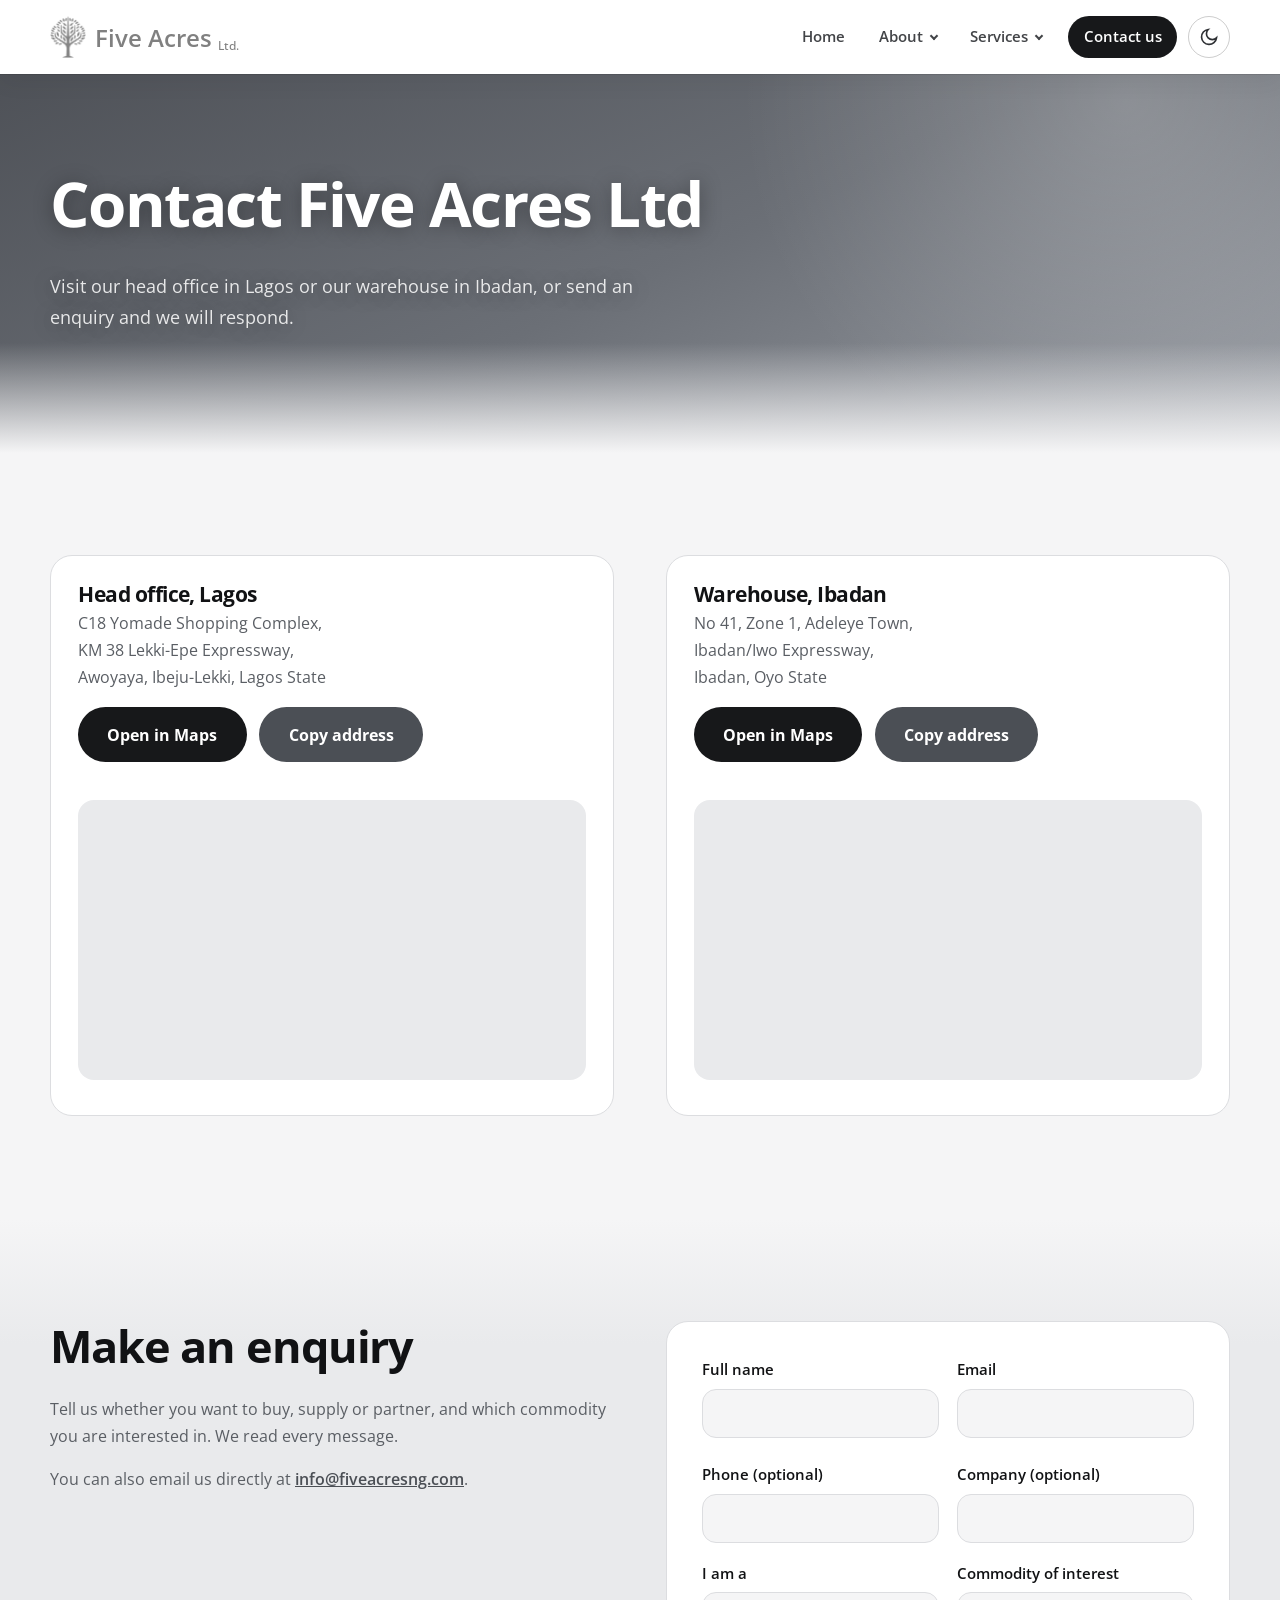
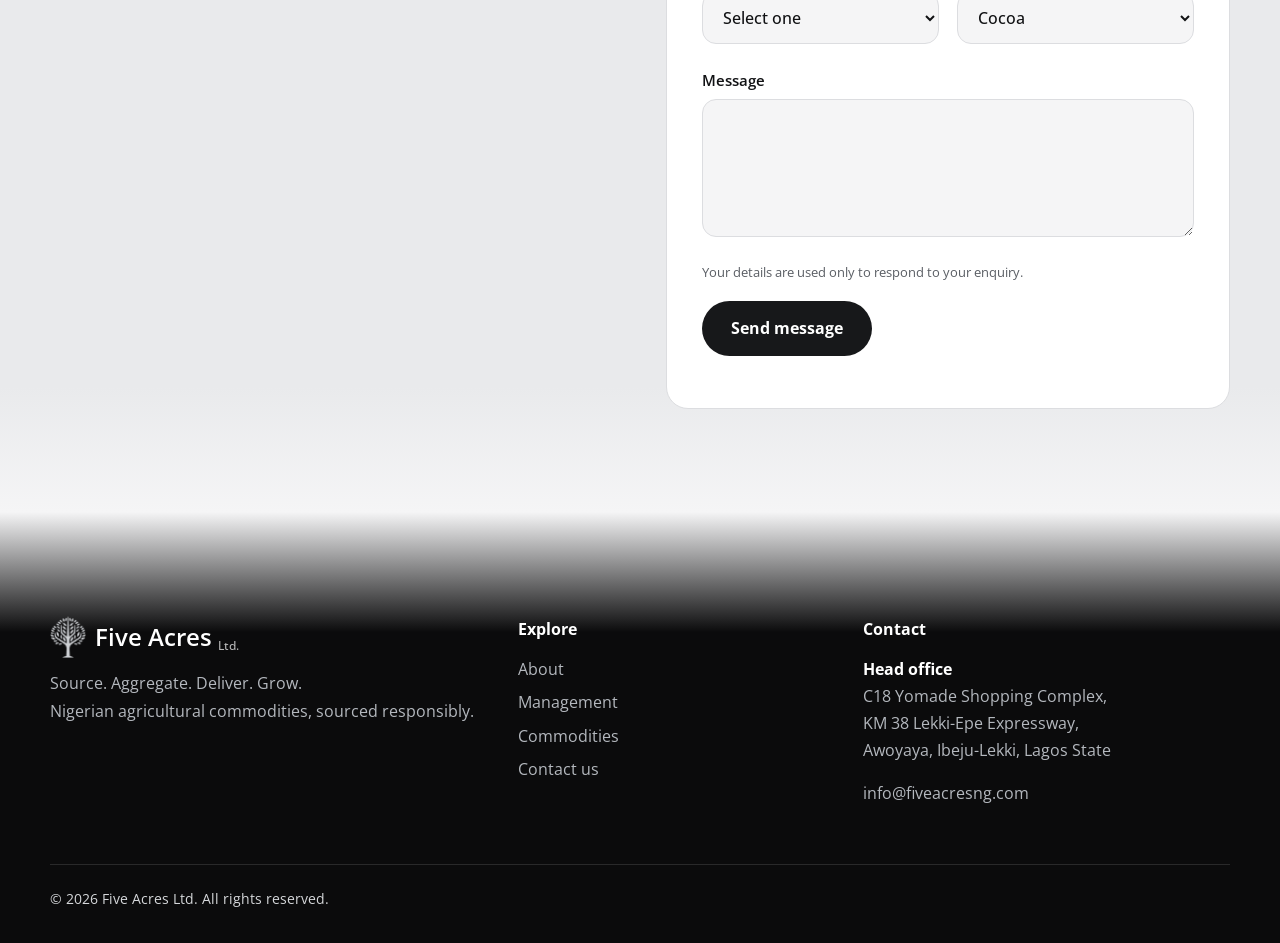
<file: contact/index.html>
<!DOCTYPE html>
<html lang="en">

<head>
    <meta charset="utf-8">
    <meta name="viewport" content="width=device-width, initial-scale=1, viewport-fit=cover">
    <title>Contact Five Acres Ltd | Lagos Office, Ibadan Warehouse</title>
    <meta name="description"
        content="Contact Five Acres Ltd. Visit our Lagos head office or Ibadan warehouse, or send an enquiry about Nigerian cocoa, cashew, soybeans and sesame.">
    <link rel="canonical" href="https://fiveacresng.com/contact">
    <meta name="robots" content="index,follow,max-image-preview:large">
    <meta name="theme-color" content="#0f3d2e">
    <link rel="icon" href="../favicon.ico" sizes="any">
    <link rel="icon" type="image/png" sizes="32x32" href="../favicon-32.png">
    <link rel="icon" type="image/png" sizes="192x192" href="../icon-192.png">
    <link rel="apple-touch-icon" href="../apple-touch-icon.png">
    <link rel="manifest" href="../site.webmanifest">
    <meta property="og:type" content="website">
    <meta property="og:site_name" content="Five Acres Ltd">
    <meta property="og:locale" content="en_NG">
    <meta property="og:title" content="Contact Five Acres Ltd | Lagos Office, Ibadan Warehouse">
    <meta property="og:description"
        content="Contact Five Acres Ltd. Visit our Lagos head office or Ibadan warehouse, or send an enquiry about Nigerian cocoa, cashew, soybeans and sesame.">
    <meta property="og:url" content="https://fiveacresng.com/contact">
    <meta property="og:image" content="https://fiveacresng.comassets/og-image.jpg">
    <meta property="og:image:width" content="1200">
    <meta property="og:image:height" content="630">
    <meta property="og:image:alt" content="Five Acres Ltd, Nigerian agricultural commodities">
    <meta name="twitter:card" content="summary_large_image">
    <meta name="twitter:title" content="Contact Five Acres Ltd | Lagos Office, Ibadan Warehouse">
    <meta name="twitter:description"
        content="Contact Five Acres Ltd. Visit our Lagos head office or Ibadan warehouse, or send an enquiry about Nigerian cocoa, cashew, soybeans and sesame.">
    <meta name="twitter:image" content="https://fiveacresng.comassets/og-image.jpg">
    <link rel="preconnect" href="https://fonts.googleapis.com">
    <link rel="preconnect" href="https://fonts.gstatic.com" crossorigin>
    <link href="https://fonts.googleapis.com/css2?family=Open+Sans:wght@400;500;600;700;800&display=swap"
        rel="stylesheet">
    <script>
        const d = document.documentElement;
        d.classList.add('js');
        try {
            var t = localStorage.getItem('fa-theme')
        } catch (e) {}
        d.dataset.theme = t || (matchMedia('(prefers-color-scheme:dark)').matches ? 'dark' : 'light')
    </script>
    <link rel="stylesheet" href="../assets/style.css">
    <script type="application/ld+json">
        {
            "@context": "https://schema.org",
            "@type": "BreadcrumbList",
            "itemListElement": [{
                "@type": "ListItem",
                "position": 1,
                "name": "Home",
                "item": "https://fiveacresng.com/"
            }, {
                "@type": "ListItem",
                "position": 2,
                "name": "Contact",
                "item": "https://fiveacresng.com/contact"
            }]
        }
    </script>
    <noscript>
        <style>
            .js .rv,
            .rv {
                opacity: 1 !important;
                transform: none !important
            }

            .hero h1 span,
            .hero .lead,
            .hero .bt,
            .glass {
                opacity: 1 !important;
                transform: none !important
            }
        </style>
    </noscript>
</head>

<body>
    <svg width="0" height="0" style="position:absolute" aria-hidden="true">
        <defs>
            <linearGradient id="gPod" x1="0" y1="0" x2="1" y2="1">
                <stop offset="0" stop-color="#f4c24f" />
                <stop offset=".55" stop-color="#dc7a2a" />
                <stop offset="1" stop-color="#a8431f" />
            </linearGradient>
            <radialGradient id="gBean" cx=".35" cy=".3" r=".85">
                <stop offset="0" stop-color="#b0764a" />
                <stop offset="1" stop-color="#3a2116" />
            </radialGradient>
            <radialGradient id="gApple" cx=".4" cy=".35" r=".8">
                <stop offset="0" stop-color="#ffd35c" />
                <stop offset=".6" stop-color="#f08a2c" />
                <stop offset="1" stop-color="#c8401f" />
            </radialGradient>
            <linearGradient id="gNut" x1="0" y1="0" x2="1" y2="1">
                <stop offset="0" stop-color="#b9a77a" />
                <stop offset="1" stop-color="#6f6040" />
            </linearGradient>
            <radialGradient id="gKern" cx=".4" cy=".3" r=".9">
                <stop offset="0" stop-color="#fff6dc" />
                <stop offset="1" stop-color="#dcbb7c" />
            </radialGradient>
            <linearGradient id="gSP" x1="0" y1="0" x2="0" y2="1">
                <stop offset="0" stop-color="#a6d062" />
                <stop offset="1" stop-color="#4b8a30" />
            </linearGradient>
            <radialGradient id="gSoy" cx=".35" cy=".3" r=".85">
                <stop offset="0" stop-color="#f7ebc0" />
                <stop offset="1" stop-color="#c9a55a" />
            </radialGradient>
            <radialGradient id="gSes" cx=".4" cy=".3" r=".9">
                <stop offset="0" stop-color="#fffef5" />
                <stop offset="1" stop-color="#e3d6ab" />
            </radialGradient>
        </defs>
    </svg>
    <a class="skip" href="#main">Skip to content</a>
    <header class="hd" id="hd">
        <div class="w">
            <a class="lg" href="../" aria-label="Five Acres Ltd, home"><i class="lm" aria-hidden="true"></i>Five
                Acres<small>Ltd.</small></a>
            <button class="th" id="th" type="button" aria-label="Switch theme"></button>
            <button class="bg" id="bg" type="button" aria-label="Toggle menu" aria-expanded="false"
                aria-controls="nv"><i></i><i></i></button>
            <nav id="nv" aria-label="Main"><a href="../">Home</a>
                <div class="dd"><a class="top" href="../about">About</a>
                    <div class="sub"><a href="../about">Company profile</a><a href="../management">Management</a></div>
                </div>
                 <div class="dd"><a class="top" href="../commodities" data-p="/commodities,/technology">Services</a>
                    <div class="sub"><a href="../commodities">Commodities</a><a href="../technology">Technology</a></div>
                </div>
                <a class="cta" href="../contact">Contact us</a>
            </nav>
        </div>
    </header>
    <main id="main">
        <div class="page on">
            <header class="ph" style="--a:#08271d;--m:#2c5a36;--b:#d9a33b">
                <div class="w">
                    <h1>Contact Five Acres Ltd</h1>
                    <p>Visit our head office in Lagos or our warehouse in Ibadan, or send an enquiry and we will
                        respond.</p>
                </div>
            </header>
            <section class="s">
                <div class="w sp">
                    <div class="cd loc rv">
                        <h3>Head office, Lagos</h3>
                        <address>C18 Yomade Shopping Complex,<br>KM 38 Lekki-Epe Expressway,<br>Awoyaya, Ibeju-Lekki,
                            Lagos State</address>
                        <div class="bt"><a class="b d" target="_blank" rel="noopener"
                                href="https://www.google.com/maps/search/?api=1&amp;query=C18+Yomade+Shopping+Complex%2C+KM+38+Lekki-Epe+Expressway%2C+Awoyaya%2C+Lagos%2C+Nigeria">Open
                                in Maps</a><button type="button" class="b d" style="background:var(--g6)"
                                data-copy="C18 Yomade Shopping Complex, KM 38 Lekki-Epe Expressway, Awoyaya, Ibeju-Lekki, Lagos State">Copy
                                address</button></div>
                        <p class="cpm" role="status"></p>
                        <iframe title="Map of the Five Acres Ltd head office in Awoyaya, Lagos" loading="lazy"
                            referrerpolicy="no-referrer-when-downgrade"
                            src="https://maps.google.com/maps?q=C18+Yomade+Shopping+Complex%2C+KM+38+Lekki-Epe+Expressway%2C+Awoyaya%2C+Lagos%2C+Nigeria&amp;output=embed"></iframe>
                    </div>
                    <div class="cd loc rv">
                        <h3>Warehouse, Ibadan</h3>
                        <address>No 41, Zone 1, Adeleye Town,<br>Ibadan/Iwo Expressway,<br>Ibadan, Oyo State</address>
                        <div class="bt"><a class="b d" target="_blank" rel="noopener"
                                href="https://www.google.com/maps/search/?api=1&amp;query=Adeleye+Town%2C+Ibadan-Iwo+Expressway%2C+Ibadan%2C+Oyo+State%2C+Nigeria">Open
                                in Maps</a><button type="button" class="b d" style="background:var(--g6)"
                                data-copy="No 41, Zone 1, Adeleye Town, Ibadan/Iwo Expressway, Ibadan, Oyo State">Copy
                                address</button></div>
                        <p class="cpm" role="status"></p>
                        <iframe title="Map of the Five Acres Ltd warehouse in Adeleye Town, Ibadan" loading="lazy"
                            referrerpolicy="no-referrer-when-downgrade"
                            src="https://maps.google.com/maps?q=Adeleye+Town%2C+Ibadan-Iwo+Expressway%2C+Ibadan%2C+Oyo+State%2C+Nigeria&amp;output=embed"></iframe>
                    </div>
                </div>
            </section>
            <section class="s alt" id="enquiry">
                <div class="w sp">
                    <div class="rv">
                        <h2>Make an enquiry</h2>
                        <p>Tell us whether you want to buy, supply or partner, and which commodity you are interested
                            in. We read every message.</p>
                        <p>You can also email us directly at <a href="mailto:info@fiveacresng.com"
                                style="color:var(--ac);font-weight:600">info@fiveacresng.com</a>.</p>
                    </div>
                    <form class="cd fm rv" id="cf" novalidate style="--d:.1s">
                        <div class="fr"><label>Full name<input name="name" required autocomplete="name"><small
                                    class="er"></small></label><label>Email<input type="email" name="email" required
                                    autocomplete="email"><small class="er"></small></label></div>
                        <div class="fr"><label>Phone (optional)<input type="tel" name="phone"
                                    autocomplete="tel"></label><label>Company (optional)<input name="company"
                                    autocomplete="organization"></label></div>
                        <div class="fr"><label>I am a<select name="role" required>
                                    <option value="">Select one</option>
                                    <option>Buyer or off-taker</option>
                                    <option>Supplier or aggregator</option>
                                    <option>Processor or exporter</option>
                                    <option>Other</option>
                                </select><small class="er"></small></label><label>Commodity of interest<select
                                    name="commodity">
                                    <option>Cocoa</option>
                                    <option>Cashew nuts</option>
                                    <option>Soybeans</option>
                                    <option>Sesame seeds</option>
                                    <option>Not sure yet</option>
                                </select></label></div>
                        <label>Message<textarea name="message" rows="5" required minlength="10"></textarea><small
                                class="er"></small></label>
                        <input class="hp" name="website" tabindex="-1" autocomplete="off" aria-hidden="true">
                        <p style="margin:0;font-size:.82rem">Your details are used only to respond to your enquiry.</p>
                        <button class="b d" type="submit">Send message</button>
                        <p id="fs" role="status"></p>
                    </form>
                </div>
            </section>
        </div>
    </main>
    <footer class="ft">
        <div class="w">
            <div class="fg">
                <div><a class="lg" href="/"><i class="lm" aria-hidden="true"></i>Five Acres<small>Ltd.</small></a>
                    <p>Source. Aggregate. Deliver. Grow.<br>Nigerian agricultural commodities, sourced responsibly.</p>
                </div>
                <div>
                    <h4>Explore</h4>
                    <div class="fl"><a href="../about">About</a><a href="../management">Management</a><a
                            href="../commodities">Commodities</a><a href="../contact">Contact us</a></div>
                </div>
                <div>
                    <h4>Contact</h4>
                    <address style="font-style:normal">
                        <p><b style="color:#fff">Head office</b><br>C18 Yomade Shopping Complex,<br>KM 38 Lekki-Epe
                            Expressway,<br>Awoyaya, Ibeju-Lekki, Lagos State</p>
                        
                        <p><a href="mailto:info@fiveacresng.com">info@fiveacresng.com</a></p>
                    </address>
                </div>
            </div>
            <div class="cp">© 2026 Five Acres Ltd. All rights reserved. </div>
        </div>
    </footer>
    <script src="../assets/app.js" defer></script>
</body>

</html>
</file>
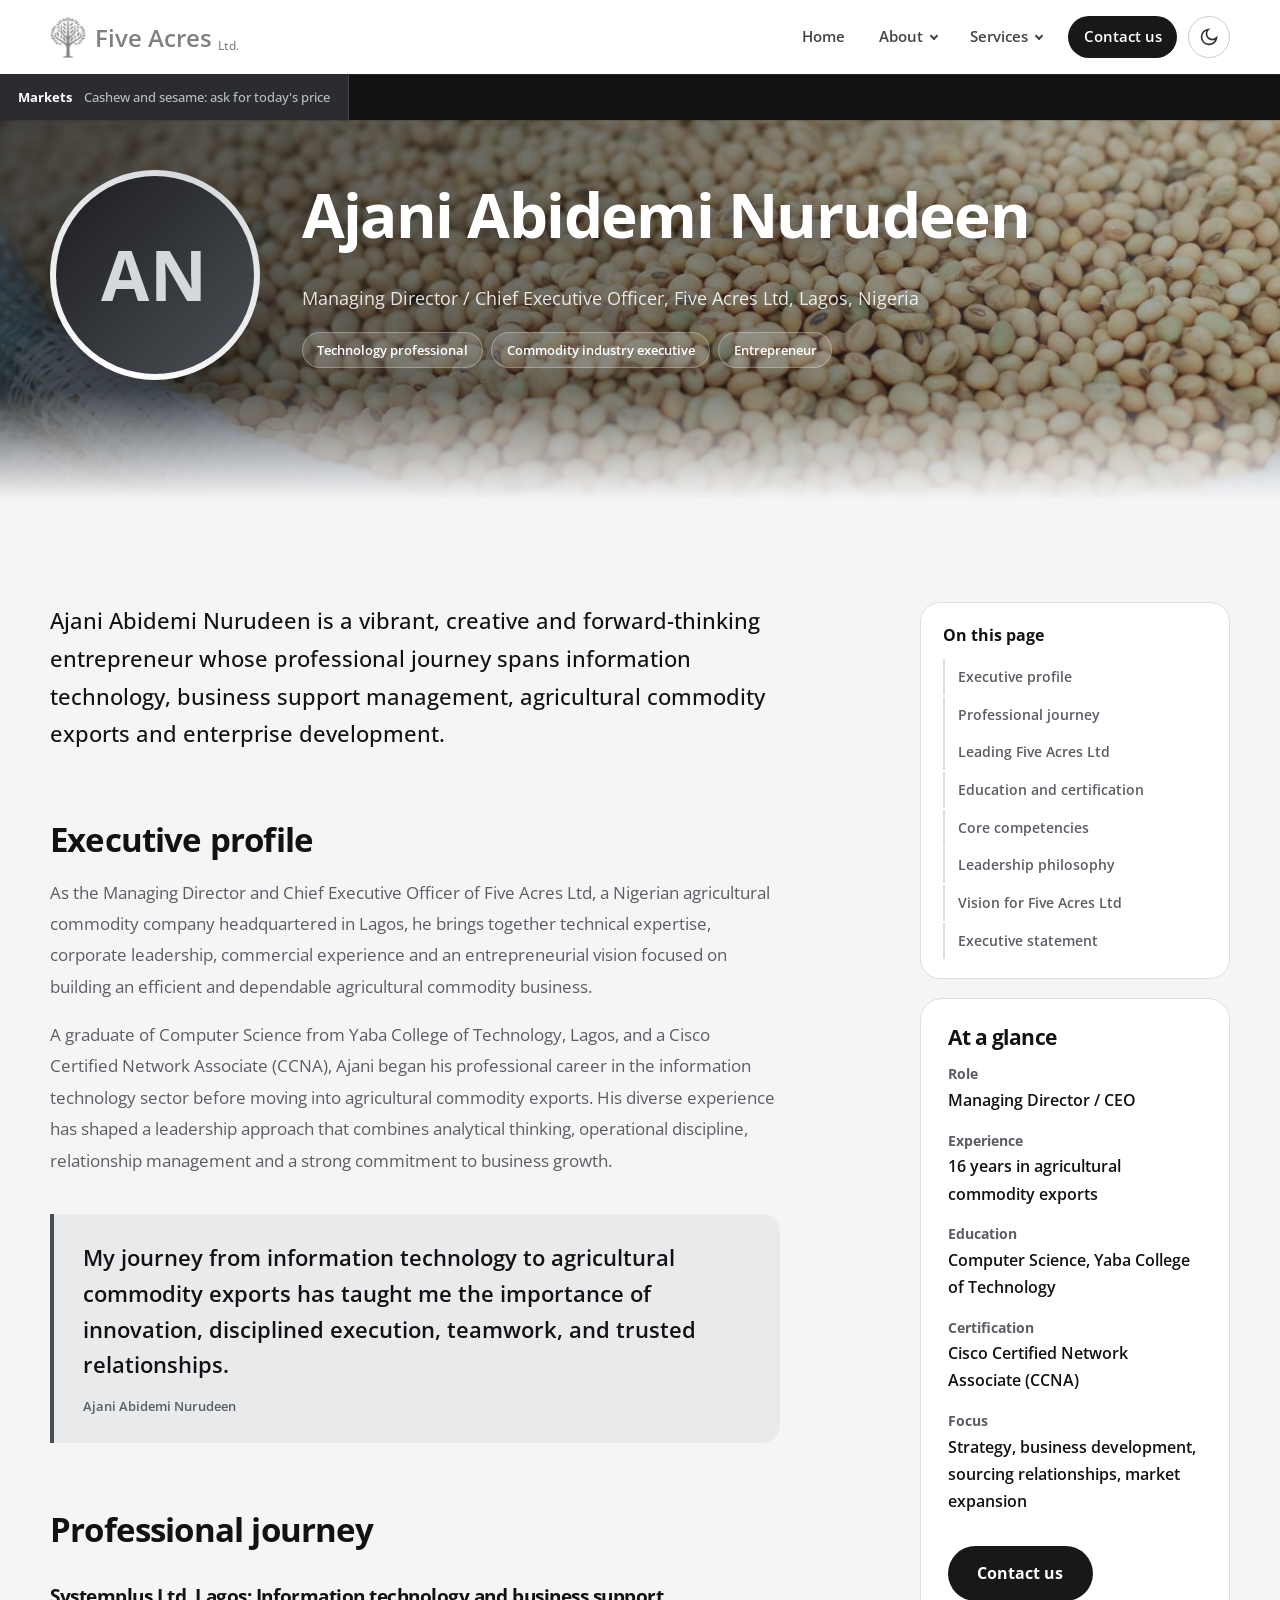
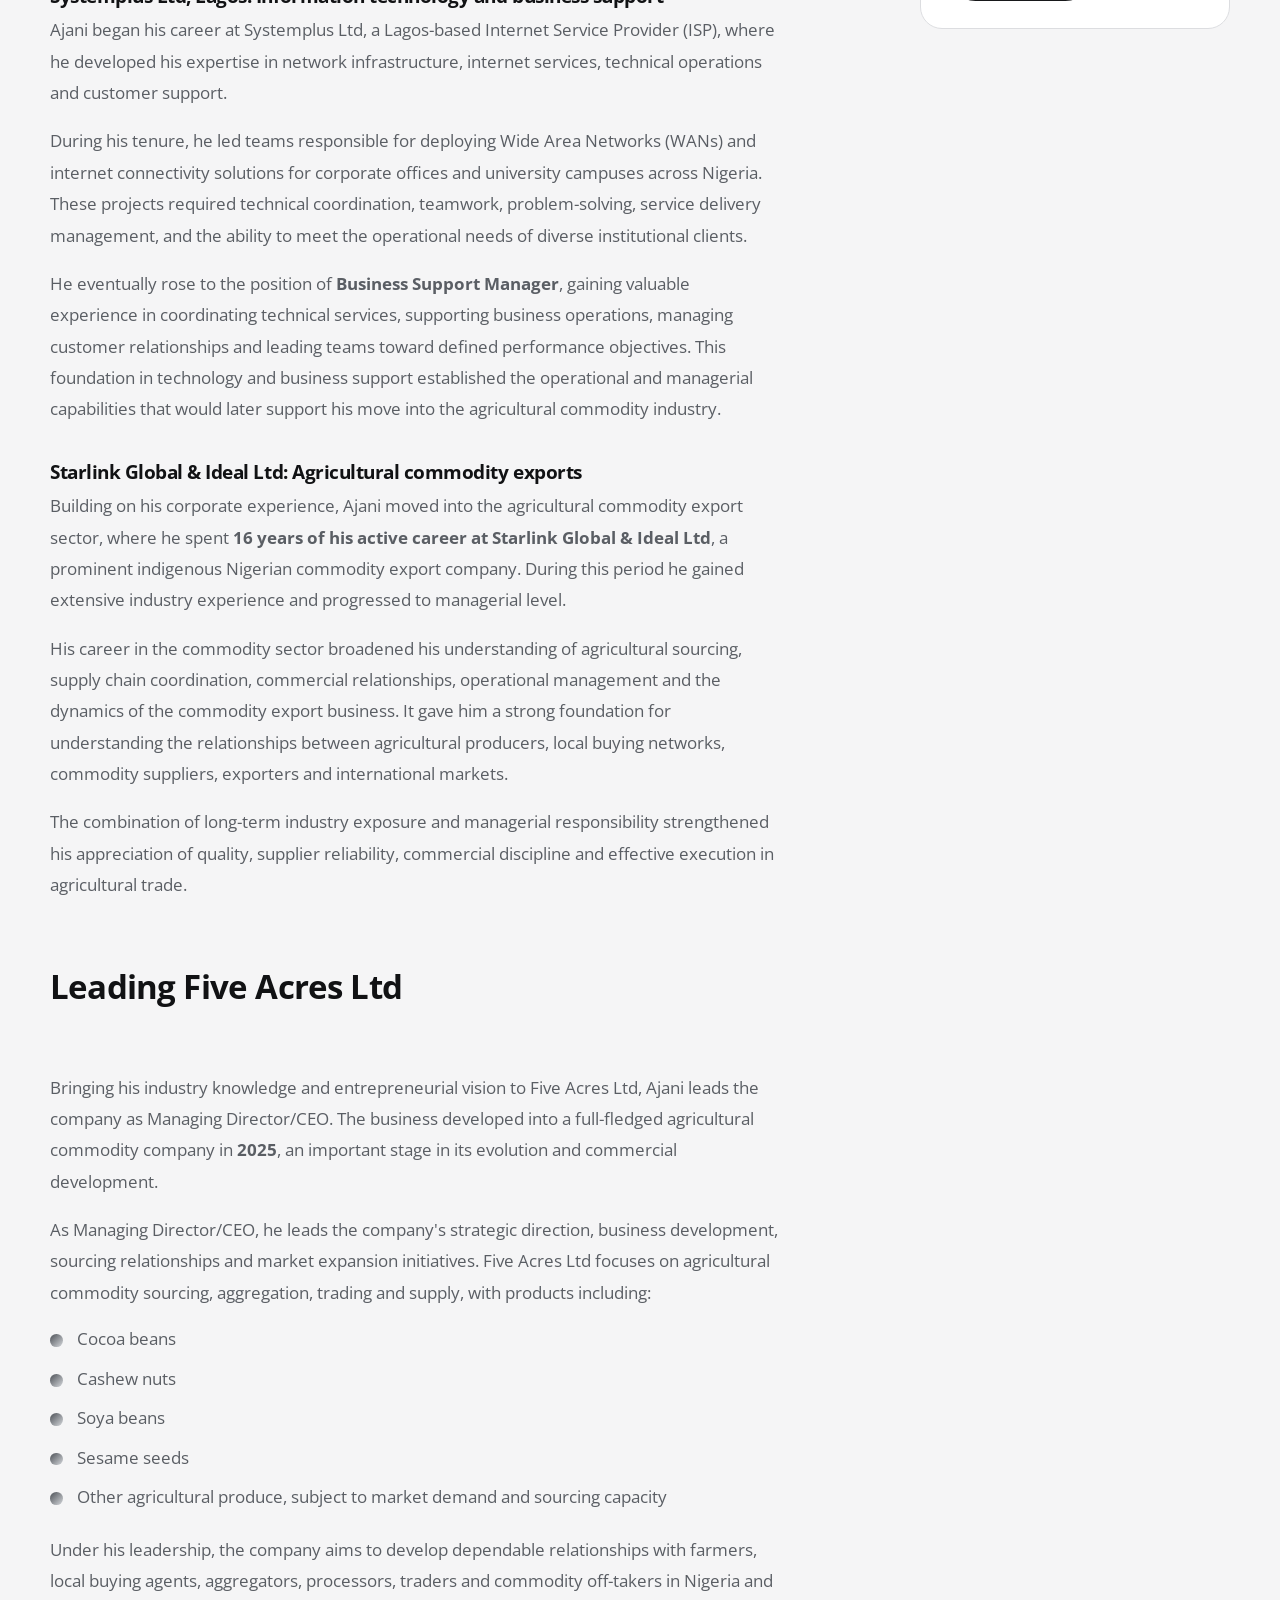
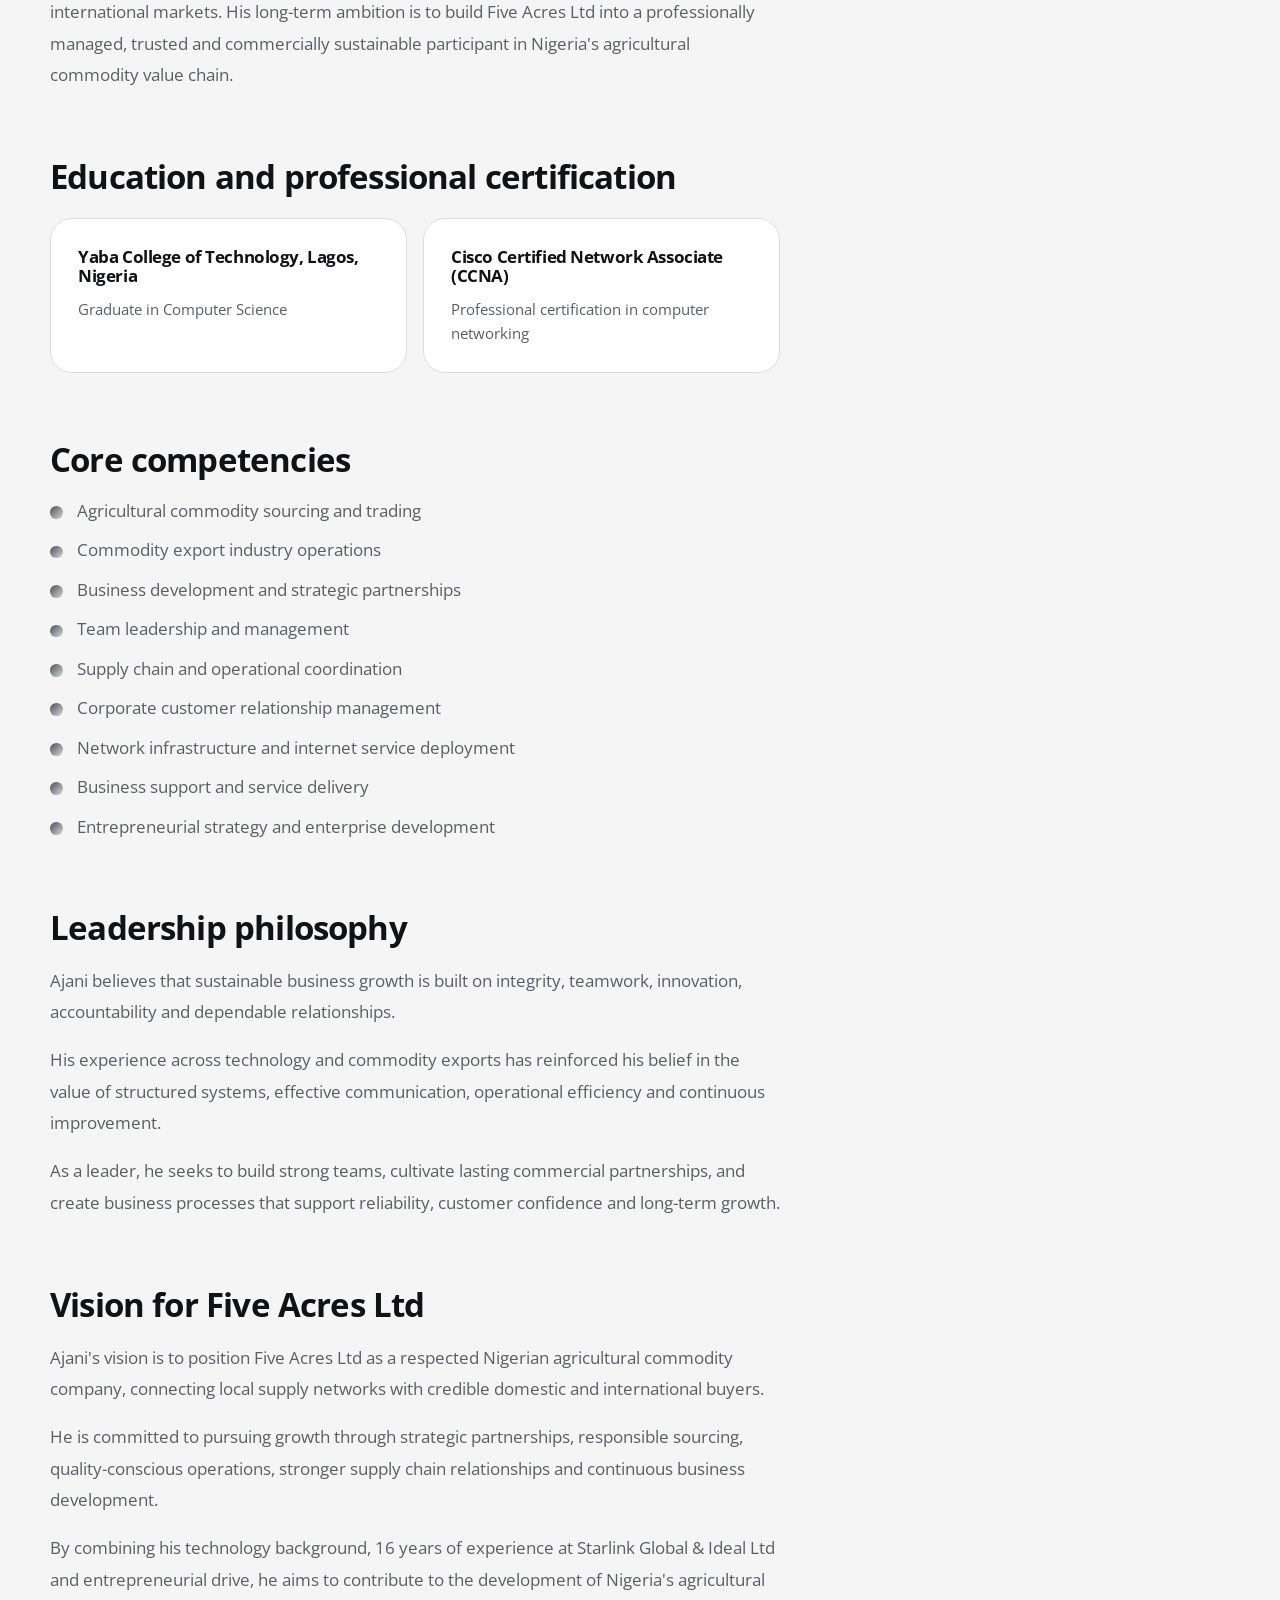
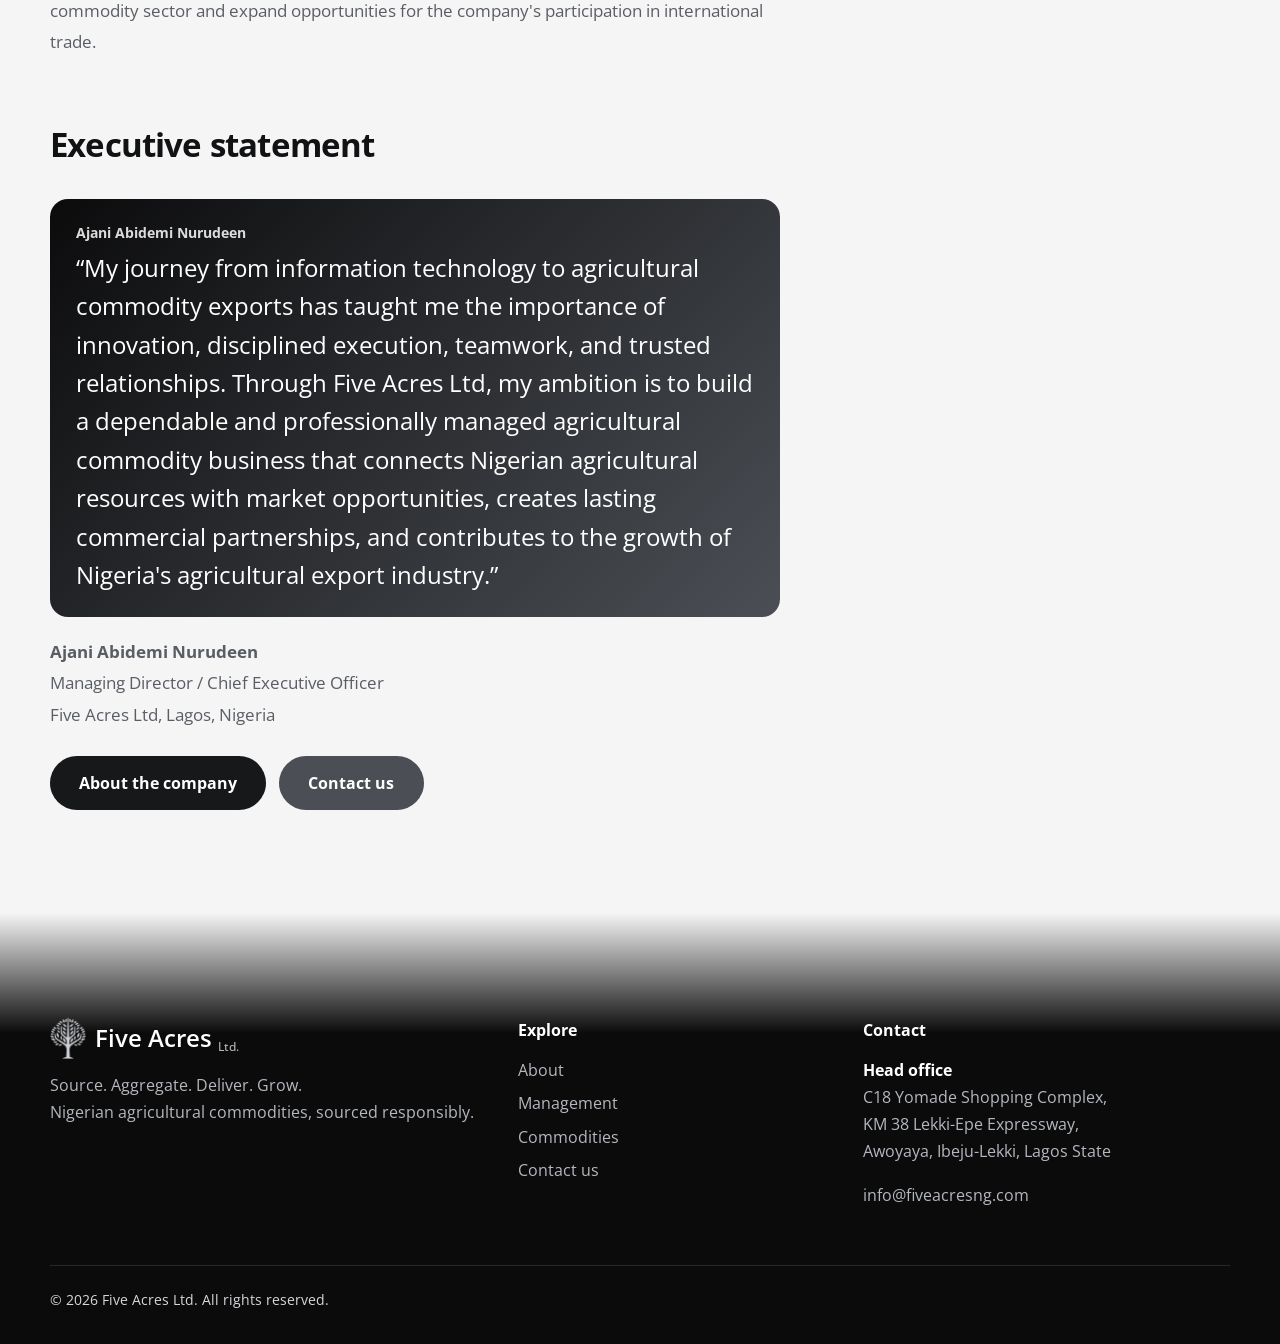
<file: management/index.html>
<!DOCTYPE html>
<html lang="en">

<head>
    <meta charset="utf-8">
    <meta name="viewport" content="width=device-width, initial-scale=1, viewport-fit=cover">
    <title>Management | Ajani Abidemi Nurudeen, CEO of Five Acres Ltd</title>
    <meta name="description"
        content="Meet Ajani Abidemi Nurudeen, MD and CEO of Five Acres Ltd, a CCNA-certified technologist with 16 years in Nigerian commodity exports.">
    <link rel="canonical" href="https://fiveacresng.com/management">
    <meta name="robots" content="index,follow,max-image-preview:large">
    <meta name="theme-color" content="#0f3d2e">
    <link rel="icon" href="../favicon.ico" sizes="any">
    <link rel="icon" type="image/png" sizes="32x32" href="../favicon-32.png">
    <link rel="icon" type="image/png" sizes="192x192" href="../icon-192.png">
    <link rel="apple-touch-icon" href="../apple-touch-icon.png">
    <link rel="manifest" href="../site.webmanifest">
    <meta property="og:type" content="website">
    <meta property="og:site_name" content="Five Acres Ltd">
    <meta property="og:locale" content="en_NG">
    <meta property="og:title" content="Management | Ajani Abidemi Nurudeen, CEO of Five Acres Ltd">
    <meta property="og:description"
        content="Meet Ajani Abidemi Nurudeen, MD and CEO of Five Acres Ltd, a CCNA-certified technologist with 16 years in Nigerian commodity exports.">
    <meta property="og:url" content="https://fiveacresng.com/management">
    <meta property="og:image" content="https://fiveacresng.com/assets/og-image.jpg">
    <meta property="og:image:width" content="1200">
    <meta property="og:image:height" content="630">
    <meta property="og:image:alt" content="Five Acres Ltd, Nigerian agricultural commodities">
    <meta name="twitter:card" content="summary_large_image">
    <meta name="twitter:title" content="Management | Ajani Abidemi Nurudeen, CEO of Five Acres Ltd">
    <meta name="twitter:description"
        content="Meet Ajani Abidemi Nurudeen, MD and CEO of Five Acres Ltd, a CCNA-certified technologist with 16 years in Nigerian commodity exports.">
    <meta name="twitter:image" content="https://fiveacresng.com/assets/og-image.jpg">
    <link rel="preconnect" href="https://fonts.googleapis.com">
    <link rel="preconnect" href="https://fonts.gstatic.com" crossorigin>
    <link href="https://fonts.googleapis.com/css2?family=Open+Sans:wght@400;500;600;700;800&display=swap"
        rel="stylesheet">
    <script>
        const d = document.documentElement;
        d.classList.add('js');
        try {
            var t = localStorage.getItem('fa-theme')
        } catch (e) {}
        d.dataset.theme = t || (matchMedia('(prefers-color-scheme:dark)').matches ? 'dark' : 'light')
    </script>
    <link rel="stylesheet" href="../assets/style.css">
    <script type="application/ld+json">
        {
            "@context": "https://schema.org",
            "@type": "Person",
            "@id": "https://fiveacresng.com/management#ceo",
            "name": "Ajani Abidemi Nurudeen",
            "jobTitle": "Managing Director and Chief Executive Officer",
            "worksFor": {
                "@type": "Organization",
                "name": "Five Acres Ltd",
                "url": "https://fiveacresng.com/"
            },
            "alumniOf": {
                "@type": "CollegeOrUniversity",
                "name": "Yaba College of Technology"
            },
            "hasCredential": "Cisco Certified Network Associate (CCNA)",
            "knowsAbout": ["Agricultural commodity sourcing", "Commodity exports", "Supply chain coordination",
                "Business development", "Network infrastructure"
            ],
            "url": "https://fiveacresng.com/management"
        }
    </script>
    <script type="application/ld+json">
        {
            "@context": "https://schema.org",
            "@type": "BreadcrumbList",
            "itemListElement": [{
                "@type": "ListItem",
                "position": 1,
                "name": "Home",
                "item": "https://fiveacresng.com/"
            }, {
                "@type": "ListItem",
                "position": 2,
                "name": "Management",
                "item": "https://fiveacresng.com/management"
            }]
        }
    </script>
    <noscript>
        <style>
            .js .rv,
            .rv {
                opacity: 1 !important;
                transform: none !important
            }

            .hero h1 span,
            .hero .lead,
            .hero .bt,
            .glass {
                opacity: 1 !important;
                transform: none !important
            }
        </style>
    </noscript>
<style id="mg-css">
.mg-hero{position:relative;overflow:hidden;color:#fff;padding:9.5rem 0 9rem;background:radial-gradient(60vmax 42vmax at 88% 8%,rgba(255,255,255,0.17),transparent 62%),radial-gradient(50vmax 40vmax at 0% 100%,rgba(255,255,255,0.08),transparent 60%),linear-gradient(155deg,#08080a,#26282b 55%,#44474d)}
.mg-hero::after{content:"";position:absolute;inset:auto 0 0;height:120px;background:linear-gradient(transparent,var(--bg))}
.mg-hero>.lm{position:absolute;right:3%;top:50%;height:auto;width:min(36vw,430px);transform:translateY(-50%);background:#fff;opacity:.06}
.mg-grid{position:relative;z-index:1;display:grid;grid-template-columns:auto 1fr;gap:clamp(1.5rem,4vw,3.4rem);align-items:center}
.mg-av{position:relative;width:clamp(130px,19vw,210px);aspect-ratio:1;border-radius:50%;padding:6px;background:conic-gradient(from 200deg,var(--gold),var(--lime),var(--gold));box-shadow:0 26px 60px rgba(0,0,0,.35);animation:mgf 7s ease-in-out infinite alternate}
@keyframes mgf{to{transform:translateY(-8px)}}
.mg-av>div{width:100%;height:100%;border-radius:50%;display:grid;place-items:center;overflow:hidden;background:linear-gradient(135deg,#1c1d20,#4b4f55);color:var(--lime);font:700 clamp(2.6rem,6vw,4.4rem)/1 'Open Sans',system-ui,sans-serif;letter-spacing:.02em}
.mg-av img{width:100%;height:100%;object-fit:cover;display:block}
.mg-badge{position:absolute;right:-4px;bottom:10px;background:var(--gold);color:#111214;font-weight:800;font-size:.78rem;padding:.4rem .85rem;border-radius:99px;box-shadow:0 10px 24px rgba(0,0,0,.3)}
.mg-hero h1{font-size:clamp(2.2rem,5.4vw,4rem);margin:0 0 .4rem}
.mg-role{font-size:clamp(1.05rem,2vw,1.3rem);color:rgba(255,255,255,.9)!important;margin:0 0 1.2rem;font-weight:500}
.mg-tags{display:flex;flex-wrap:wrap;gap:.5rem}.mg-tags span{padding:.4rem .95rem;border-radius:99px;background:rgba(255,255,255,.12);border:1px solid rgba(255,255,255,.28);font-weight:600;font-size:.85rem;backdrop-filter:blur(6px)}
.mg-facts{position:relative;z-index:2;margin-top:-4.8rem}.mg-facts .w{display:grid;grid-template-columns:repeat(4,1fr);gap:1rem}
.mg-fact{display:flex;align-items:center;gap:.9rem;background:var(--card);border:1px solid var(--line);border-radius:20px;padding:1.25rem 1.2rem;box-shadow:0 18px 40px rgba(0,0,0,0.13);transition:transform .35s,box-shadow .35s,border-color .35s,background-color .4s}
.mg-fact:hover{transform:translateY(-5px);border-color:var(--g4);box-shadow:0 24px 48px rgba(0,0,0,0.18)}
.mg-fact i{flex:none;width:46px;height:46px;border-radius:14px;display:grid;place-items:center;background:linear-gradient(135deg,var(--g8),var(--g6));color:var(--lime)}
.mg-fact svg{width:22px;height:22px;fill:none;stroke:currentColor;stroke-width:2;stroke-linecap:round;stroke-linejoin:round}
.mg-fact b{display:block;font-size:1.2rem;line-height:1.15;color:var(--ink)}.mg-fact small{display:block;font-size:.84rem;line-height:1.35;color:var(--mut);margin-top:.2rem}
.mg-two{display:grid;grid-template-columns:1.1fr .9fr;gap:clamp(1.5rem,4vw,4rem);align-items:center}
.mg-two h2{margin-bottom:.6em}.mg-lead{font-size:1.12rem;color:var(--ink)}
.mg-q{position:relative;border-radius:26px;padding:clamp(1.8rem,4vw,2.8rem);color:#fff;background:linear-gradient(140deg,var(--g9),var(--g6) 70%,#7a7e84 130%);overflow:hidden;box-shadow:0 30px 60px rgba(0,0,0,0.25)}
.mg-q::before{content:"\201C";position:absolute;right:1.2rem;top:-1.6rem;font:700 9rem/1 Georgia,serif;color:rgba(255,255,255,.12)}
.mg-q blockquote{position:relative;margin:0 0 1.3rem;font:600 clamp(1.15rem,2.3vw,1.5rem)/1.5 'Open Sans',system-ui,sans-serif}
.mg-q b{display:block}.mg-q span{font-size:.9rem;color:rgba(255,255,255,.8)}
.mg-tl{position:relative;display:grid;grid-template-columns:repeat(3,1fr);gap:1.2rem;padding-top:2.2rem}
.mg-line{position:absolute;left:1.5rem;right:1.5rem;top:7px;height:3px;border-radius:3px;background:linear-gradient(90deg,var(--g6),var(--gold))}
.js .mg-line.rv{transform:scaleX(0);transform-origin:left;opacity:1;transition:transform 1.4s cubic-bezier(.2,.7,.2,1)}.js .mg-line.rv.in{transform:none}
.mg-step{position:relative;background:var(--card);border:1px solid var(--line);border-radius:22px;padding:1.6rem;transition:transform .35s,box-shadow .35s,border-color .35s,background-color .4s}
.mg-step:hover{transform:translateY(-6px);box-shadow:0 22px 44px rgba(0,0,0,0.15);border-color:var(--g4)}
.mg-step::before{content:"";position:absolute;left:1.3rem;top:-2.2rem;width:18px;height:18px;border-radius:50%;background:var(--bg2);border:4px solid var(--g6);box-shadow:0 0 0 5px var(--bg2)}
.mg-step:last-child::before{border-color:var(--gold)}
.mg-chip{display:inline-block;padding:.25rem .75rem;border-radius:99px;background:var(--bg2);color:var(--ac);font-weight:700;font-size:.78rem;margin-bottom:.8rem}
.mg-step h3{font-size:1.2rem;margin-bottom:.5rem}.mg-step p{margin:0;font-size:.97rem}
.mg-vis{border-radius:26px;padding:clamp(1.8rem,4vw,2.6rem);color:#fff;background:linear-gradient(140deg,#26282b,var(--g6))}
.mg-vis h2{font-size:1.7rem}.mg-vis p{color:rgba(255,255,255,.88);margin:0;font-size:1.05rem}
.mg-pills{display:flex;flex-wrap:wrap;gap:.7rem;margin-top:1.2rem}
.mg-pills span{display:inline-flex;align-items:center;gap:.55rem;padding:.7rem 1.2rem;border-radius:99px;background:var(--card);border:1px solid var(--line);font-weight:600;color:var(--ink);transition:transform .3s,border-color .3s,background-color .4s}
.mg-pills span::before{content:"";width:.7rem;height:.7rem;border-radius:50%;background:linear-gradient(135deg,var(--g6),var(--lime))}
.mg-pills span:hover{transform:translateY(-3px);border-color:var(--g4)}
@media(max-width:900px){.mg-grid{grid-template-columns:1fr}.mg-facts .w{grid-template-columns:1fr 1fr}.mg-two{grid-template-columns:1fr}
.mg-tl{grid-template-columns:1fr;padding:0 0 0 2.4rem;gap:1.4rem}.mg-line{left:8px;right:auto;top:0;bottom:0;width:3px;height:auto;background:linear-gradient(180deg,var(--g6),var(--gold))}
.js .mg-line.rv{transform:scaleY(0);transform-origin:top}.mg-step::before{left:-2.4rem;top:1.5rem}}
@media(max-width:520px){.mg-facts .w{grid-template-columns:1fr}.mg-hero{padding-bottom:8rem}}
@media(prefers-reduced-motion:reduce){.mg-av{animation:none}}
</style>
</head>

<body>
    <svg width="0" height="0" style="position:absolute" aria-hidden="true">
        <defs>
            <linearGradient id="gPod" x1="0" y1="0" x2="1" y2="1">
                <stop offset="0" stop-color="#f4c24f" />
                <stop offset=".55" stop-color="#dc7a2a" />
                <stop offset="1" stop-color="#a8431f" />
            </linearGradient>
            <radialGradient id="gBean" cx=".35" cy=".3" r=".85">
                <stop offset="0" stop-color="#b0764a" />
                <stop offset="1" stop-color="#3a2116" />
            </radialGradient>
            <radialGradient id="gApple" cx=".4" cy=".35" r=".8">
                <stop offset="0" stop-color="#ffd35c" />
                <stop offset=".6" stop-color="#f08a2c" />
                <stop offset="1" stop-color="#c8401f" />
            </radialGradient>
            <linearGradient id="gNut" x1="0" y1="0" x2="1" y2="1">
                <stop offset="0" stop-color="#b9a77a" />
                <stop offset="1" stop-color="#6f6040" />
            </linearGradient>
            <radialGradient id="gKern" cx=".4" cy=".3" r=".9">
                <stop offset="0" stop-color="#fff6dc" />
                <stop offset="1" stop-color="#dcbb7c" />
            </radialGradient>
            <linearGradient id="gSP" x1="0" y1="0" x2="0" y2="1">
                <stop offset="0" stop-color="#a6d062" />
                <stop offset="1" stop-color="#4b8a30" />
            </linearGradient>
            <radialGradient id="gSoy" cx=".35" cy=".3" r=".85">
                <stop offset="0" stop-color="#f7ebc0" />
                <stop offset="1" stop-color="#c9a55a" />
            </radialGradient>
            <radialGradient id="gSes" cx=".4" cy=".3" r=".9">
                <stop offset="0" stop-color="#fffef5" />
                <stop offset="1" stop-color="#e3d6ab" />
            </radialGradient>
        </defs>
    </svg>
    <a class="skip" href="#main">Skip to content</a>
    <header class="hd" id="hd">
        <div class="w">
            <a class="lg" href="../" aria-label="Five Acres Ltd, home"><i class="lm" aria-hidden="true"></i>Five
                Acres<small>Ltd.</small></a>
            <button class="th" id="th" type="button" aria-label="Switch theme"></button>
            <button class="bg" id="bg" type="button" aria-label="Toggle menu" aria-expanded="false"
                aria-controls="nv"><i></i><i></i></button>
            <nav id="nv" aria-label="Main"><a href="../">Home</a>
                <div class="dd"><a class="top" href="../about">About</a>
                    <div class="sub"><a href="../about">Company profile</a><a href="../management">Management</a></div>
                </div>
                 <div class="dd"><a class="top" href="../commodities" data-p="/commodities,/technology">Services</a>
                    <div class="sub"><a href="../commodities">Commodities</a><a href="../technology">Technology</a></div>
                </div>
                <a class="cta" href="../contact">Contact us</a>
            </nav>
        </div>
    
        <div class="mkt" id="mkt" role="region" aria-label="Market prices and exchange rates">
            <a class="mkt-l" href="../contact"><b>Markets</b><span>Cashew and sesame: ask for today's price</span></a>
            <div class="mkt-v" id="mktv"></div>
        </div>
    </header>
    <main id="main"><div class="page on">
<header class="ph" style="--bg-img:url('../assets/img/hero-soybeans.jpg')"><div class="w mh"><div class="mg-av"><div aria-hidden="true"><span>AN</span></div></div>
<div><h1>Ajani Abidemi Nurudeen</h1><p>Managing Director / Chief Executive Officer, Five Acres Ltd, Lagos, Nigeria</p>
<div class="art-meta"><span>Technology professional</span><span>Commodity industry executive</span><span>Entrepreneur</span></div></div></div></header>

<div class="s"><div class="w art-wrap">
<article class="art">
<p class="lead2 rv">Ajani Abidemi Nurudeen is a vibrant, creative and forward-thinking entrepreneur whose professional journey spans information technology, business support management, agricultural commodity exports and enterprise development.</p>

<h2 id="profile" class="rv">Executive profile</h2>
<p class="rv">As the Managing Director and Chief Executive Officer of Five Acres Ltd, a Nigerian agricultural commodity company headquartered in Lagos, he brings together technical expertise, corporate leadership, commercial experience and an entrepreneurial vision focused on building an efficient and dependable agricultural commodity business.</p>
<p class="rv">A graduate of Computer Science from Yaba College of Technology, Lagos, and a Cisco Certified Network Associate (CCNA), Ajani began his professional career in the information technology sector before moving into agricultural commodity exports. His diverse experience has shaped a leadership approach that combines analytical thinking, operational discipline, relationship management and a strong commitment to business growth.</p>
<blockquote class="pull rv">My journey from information technology to agricultural commodity exports has taught me the importance of innovation, disciplined execution, teamwork, and trusted relationships.<small>Ajani Abidemi Nurudeen</small></blockquote>

<h2 id="journey" class="rv">Professional journey</h2>
<h3 class="rv">Systemplus Ltd, Lagos: Information technology and business support</h3>
<p class="rv">Ajani began his career at Systemplus Ltd, a Lagos-based Internet Service Provider (ISP), where he developed his expertise in network infrastructure, internet services, technical operations and customer support.</p>
<p class="rv">During his tenure, he led teams responsible for deploying Wide Area Networks (WANs) and internet connectivity solutions for corporate offices and university campuses across Nigeria. These projects required technical coordination, teamwork, problem-solving, service delivery management, and the ability to meet the operational needs of diverse institutional clients.</p>
<p class="rv">He eventually rose to the position of <b>Business Support Manager</b>, gaining valuable experience in coordinating technical services, supporting business operations, managing customer relationships and leading teams toward defined performance objectives. This foundation in technology and business support established the operational and managerial capabilities that would later support his move into the agricultural commodity industry.</p>
<h3 class="rv">Starlink Global &amp; Ideal Ltd: Agricultural commodity exports</h3>
<p class="rv">Building on his corporate experience, Ajani moved into the agricultural commodity export sector, where he spent <b>16 years of his active career at Starlink Global &amp; Ideal Ltd</b>, a prominent indigenous Nigerian commodity export company. During this period he gained extensive industry experience and progressed to managerial level.</p>
<p class="rv">His career in the commodity sector broadened his understanding of agricultural sourcing, supply chain coordination, commercial relationships, operational management and the dynamics of the commodity export business. It gave him a strong foundation for understanding the relationships between agricultural producers, local buying networks, commodity suppliers, exporters and international markets.</p>
<p class="rv">The combination of long-term industry exposure and managerial responsibility strengthened his appreciation of quality, supplier reliability, commercial discipline and effective execution in agricultural trade.</p>

<h2 id="company" class="rv">Leading Five Acres Ltd</h2>
<h3 class="rv">From industry experience to company leadership</h3>
<p class="rv">Bringing his industry knowledge and entrepreneurial vision to Five Acres Ltd, Ajani leads the company as Managing Director/CEO. The business developed into a full-fledged agricultural commodity company in <b>2025</b>, an important stage in its evolution and commercial development.</p>
<p class="rv">As Managing Director/CEO, he leads the company's strategic direction, business development, sourcing relationships and market expansion initiatives. Five Acres Ltd focuses on agricultural commodity sourcing, aggregation, trading and supply, with products including:</p>
<ul class="ck rv"><li>Cocoa beans</li><li>Cashew nuts</li><li>Soya beans</li><li>Sesame seeds</li><li>Other agricultural produce, subject to market demand and sourcing capacity</li></ul>
<p class="rv">Under his leadership, the company aims to develop dependable relationships with farmers, local buying agents, aggregators, processors, traders and commodity off-takers in Nigeria and international markets. His long-term ambition is to build Five Acres Ltd into a professionally managed, trusted and commercially sustainable participant in Nigeria's agricultural commodity value chain.</p>

<h2 id="education" class="rv">Education and professional certification</h2>
<div class="reg-g"><div class="cd reg rv"><h3>Yaba College of Technology, Lagos, Nigeria</h3><p>Graduate in Computer Science</p></div><div class="cd reg rv" style="--d:.08s"><h3>Cisco Certified Network Associate (CCNA)</h3><p>Professional certification in computer networking</p></div></div>

<h2 id="skills" class="rv">Core competencies</h2>
<ul class="ck rv"><li>Agricultural commodity sourcing and trading</li><li>Commodity export industry operations</li><li>Business development and strategic partnerships</li><li>Team leadership and management</li><li>Supply chain and operational coordination</li><li>Corporate customer relationship management</li><li>Network infrastructure and internet service deployment</li><li>Business support and service delivery</li><li>Entrepreneurial strategy and enterprise development</li></ul>

<h2 id="philosophy" class="rv">Leadership philosophy</h2>
<p class="rv">Ajani believes that sustainable business growth is built on integrity, teamwork, innovation, accountability and dependable relationships.</p>
<p class="rv">His experience across technology and commodity exports has reinforced his belief in the value of structured systems, effective communication, operational efficiency and continuous improvement.</p>
<p class="rv">As a leader, he seeks to build strong teams, cultivate lasting commercial partnerships, and create business processes that support reliability, customer confidence and long-term growth.</p>

<h2 id="vision" class="rv">Vision for Five Acres Ltd</h2>
<p class="rv">Ajani's vision is to position Five Acres Ltd as a respected Nigerian agricultural commodity company, connecting local supply networks with credible domestic and international buyers.</p>
<p class="rv">He is committed to pursuing growth through strategic partnerships, responsible sourcing, quality-conscious operations, stronger supply chain relationships and continuous business development.</p>
<p class="rv">By combining his technology background, 16 years of experience at Starlink Global &amp; Ideal Ltd and entrepreneurial drive, he aims to contribute to the development of Nigeria's agricultural commodity sector and expand opportunities for the company's participation in international trade.</p>

<h2 id="statement" class="rv">Executive statement</h2>
<div class="callout long rv"><b>Ajani Abidemi Nurudeen</b>“My journey from information technology to agricultural commodity exports has taught me the importance of innovation, disciplined execution, teamwork, and trusted relationships. Through Five Acres Ltd, my ambition is to build a dependable and professionally managed agricultural commodity business that connects Nigerian agricultural resources with market opportunities, creates lasting commercial partnerships, and contributes to the growth of Nigeria's agricultural export industry.”</div>
<p class="rv" style="margin-top:1.2rem"><b>Ajani Abidemi Nurudeen</b><br>Managing Director / Chief Executive Officer<br>Five Acres Ltd, Lagos, Nigeria</p>
<div class="bt rv"><a class="b d" href="../about">About the company</a><a class="b d" href="../contact" style="background:var(--g6)">Contact us</a></div>
</article>

<aside class="art-side">
<div class="toc" role="navigation" aria-label="On this page"><b>On this page</b><a href="#profile">Executive profile</a><a href="#journey">Professional journey</a><a href="#company">Leading Five Acres Ltd</a><a href="#education">Education and certification</a><a href="#skills">Core competencies</a><a href="#philosophy">Leadership philosophy</a><a href="#vision">Vision for Five Acres Ltd</a><a href="#statement">Executive statement</a></div>
<div class="cd glance"><h3>At a glance</h3><dl><dt>Role</dt><dd>Managing Director / CEO</dd><dt>Experience</dt><dd>16 years in agricultural commodity exports</dd><dt>Education</dt><dd>Computer Science, Yaba College of Technology</dd><dt>Certification</dt><dd>Cisco Certified Network Associate (CCNA)</dd><dt>Focus</dt><dd>Strategy, business development, sourcing relationships, market expansion</dd></dl><a class="b d" href="../contact" style="margin-top:1rem">Contact us</a></div>
</aside>
</div></div>
</div></main>
    <footer class="ft">
        <div class="w">
            <div class="fg">
                <div><a class="lg" href="../"><i class="lm" aria-hidden="true"></i>Five Acres<small>Ltd.</small></a>
                    <p>Source. Aggregate. Deliver. Grow.<br>Nigerian agricultural commodities, sourced responsibly.</p>
                </div>
                <div>
                    <h4>Explore</h4>
                    <div class="fl"><a href="../about">About</a><a href="../management">Management</a><a
                            href="../commodities">Commodities</a><a href="../contact">Contact us</a></div>
                </div>
                <div>
                    <h4>Contact</h4>
                    <address style="font-style:normal">
                        <p><b style="color:#fff">Head office</b><br>C18 Yomade Shopping Complex,<br>KM 38 Lekki-Epe
                            Expressway,<br>Awoyaya, Ibeju-Lekki, Lagos State</p>
                        
                        <p><a href="mailto:info@fiveacresng.com">info@fiveacresng.com</a></p>
                    </address>
                </div>
            </div>
            <div class="cp">© 2026 Five Acres Ltd. All rights reserved.</div>
        </div>
    </footer>
    <script src="../assets/app.js" defer></script>
</body>

</html>
</file>
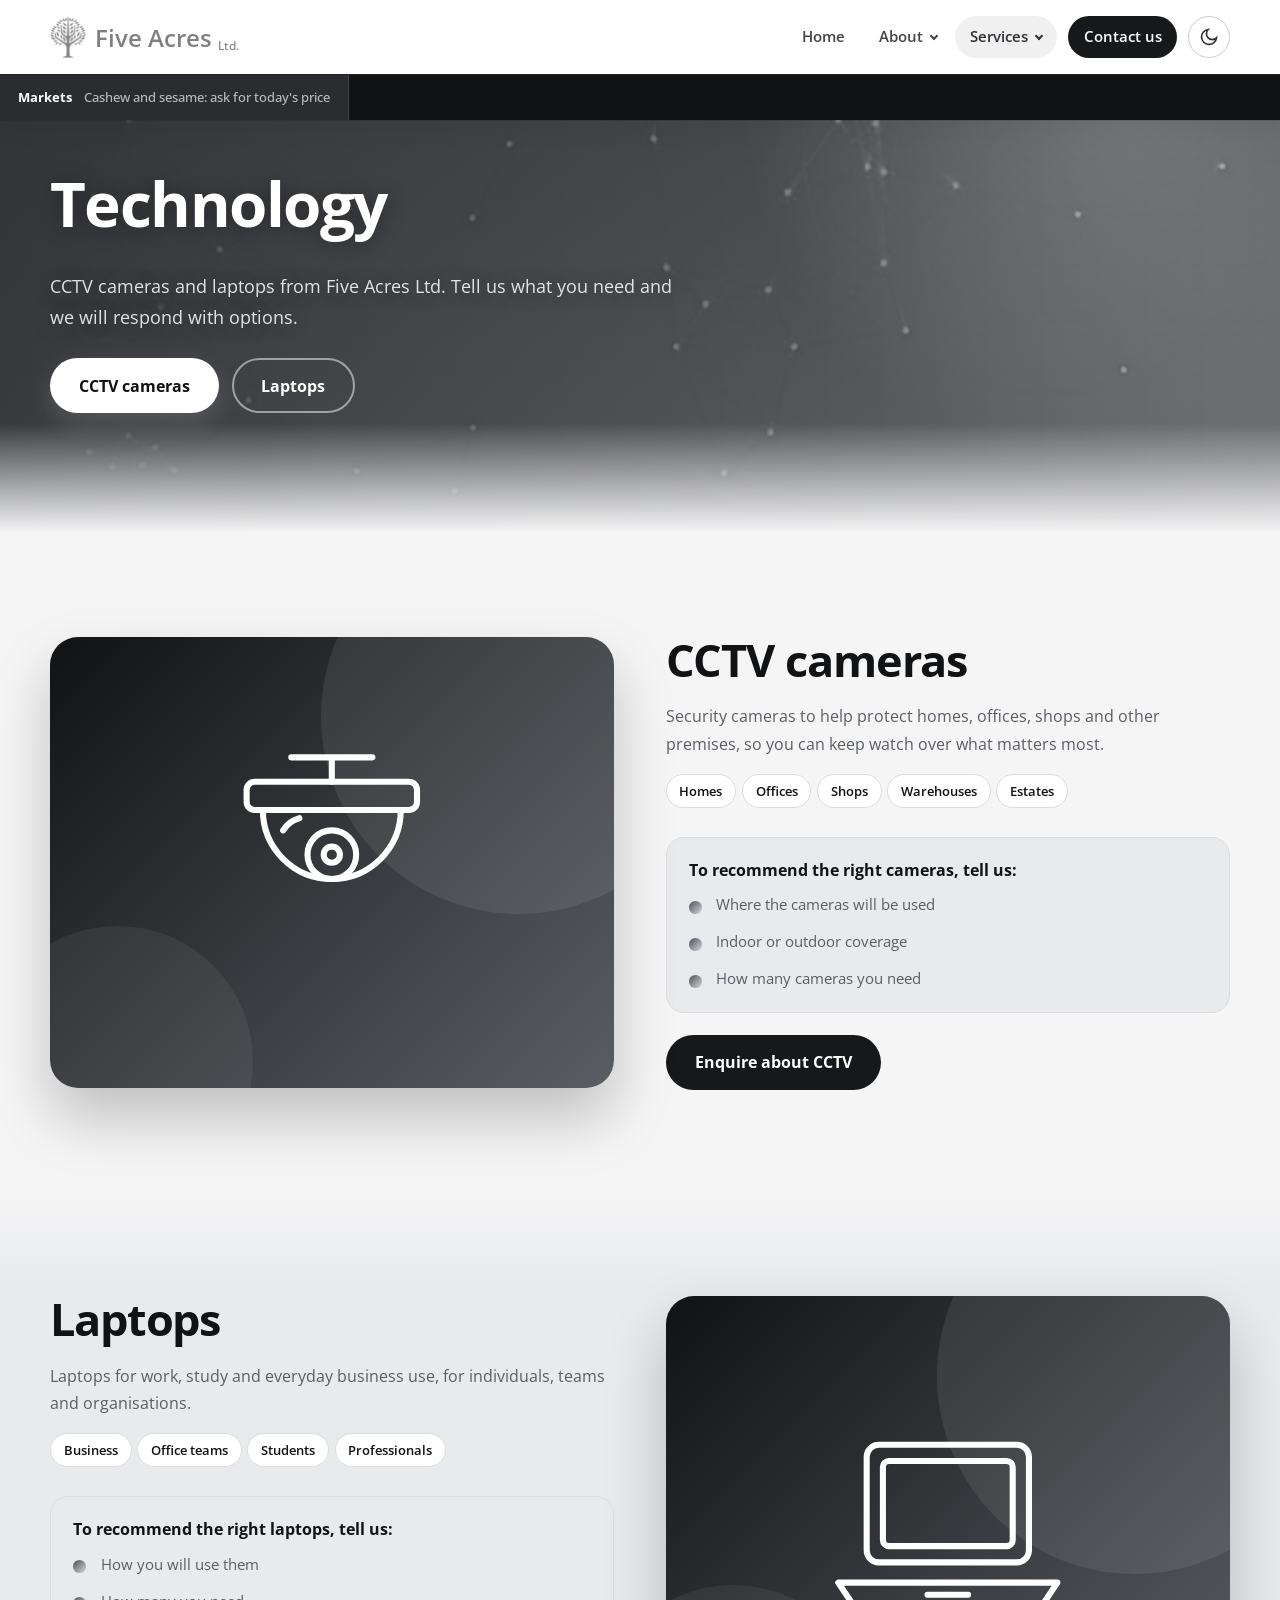
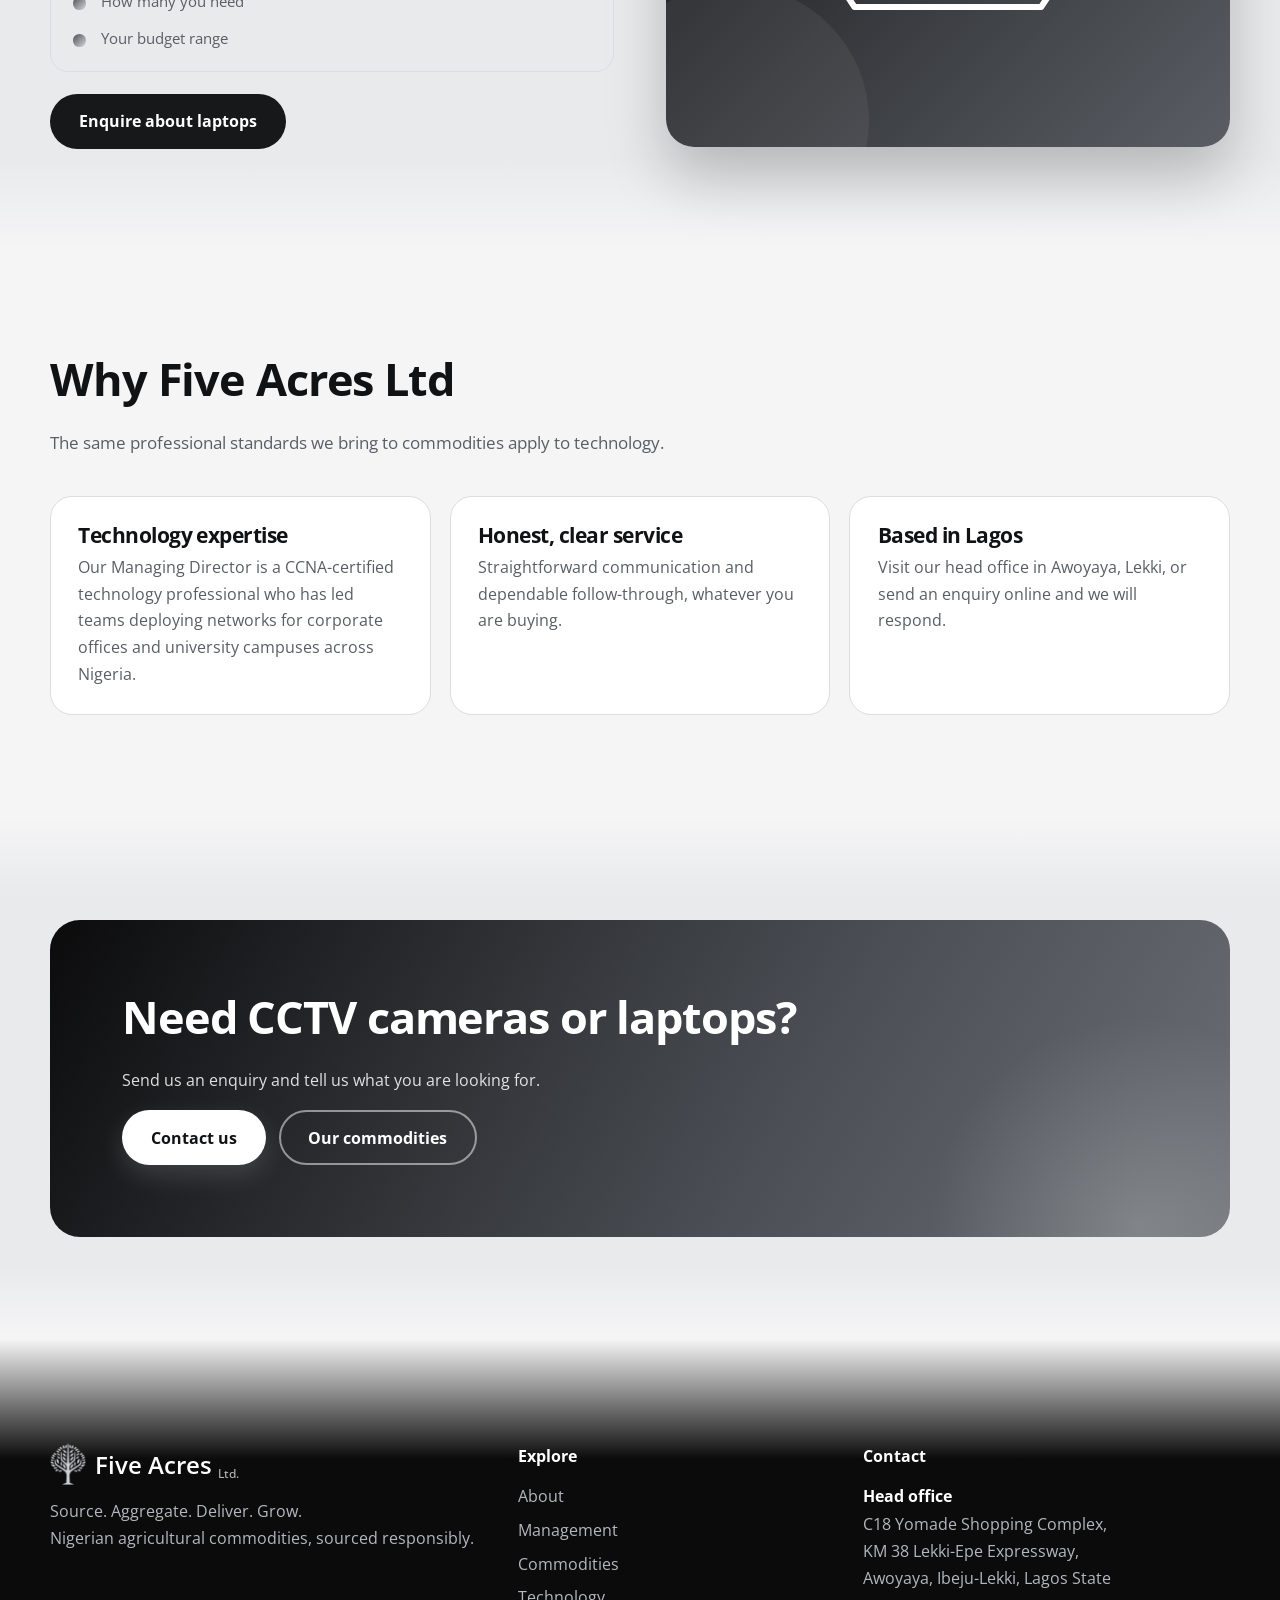
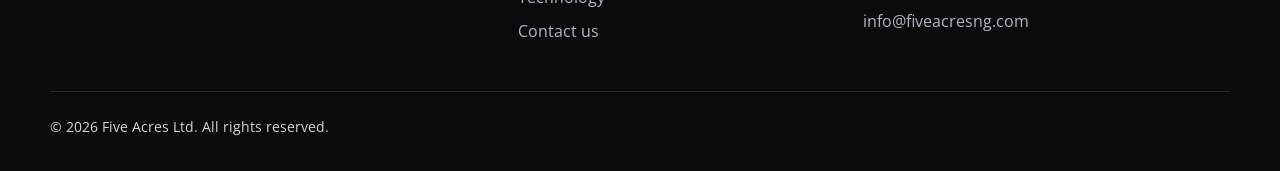
<file: technology/index.html>
<!DOCTYPE html>
<html lang="en">

<head>
    <meta charset="utf-8">
    <meta name="viewport" content="width=device-width, initial-scale=1, viewport-fit=cover">
    <title>Technology | CCTV Cameras and Laptops | Five Acres Ltd</title>
    <meta name="description"
        content="Five Acres Ltd supplies CCTV cameras and laptops. Tell us what you need and we will respond with suitable options.">
    <link rel="canonical" href="https://fiveacresng.com/technology">
    <meta name="robots" content="index,follow,max-image-preview:large">
    <meta name="theme-color" content="#0b0b0c">
    <link rel="icon" href="../favicon.ico" sizes="any">
    <link rel="icon" type="image/png" sizes="32x32" href="../favicon-32.png">
    <link rel="icon" type="image/png" sizes="192x192" href="../icon-192.png">
    <link rel="apple-touch-icon" href="../apple-touch-icon.png">
    <link rel="manifest" href="../site.webmanifest">
    <meta property="og:type" content="website">
    <meta property="og:site_name" content="Five Acres Ltd">
    <meta property="og:locale" content="en_NG">
    <meta property="og:title" content="Technology | CCTV Cameras and Laptops | Five Acres Ltd">
    <meta property="og:description"
        content="Five Acres Ltd supplies CCTV cameras and laptops. Tell us what you need and we will respond with suitable options.">
    <meta property="og:url" content="https://fiveacresng.com/technology">
    <meta property="og:image" content="https://fiveacresng.com/assets/og-image.jpg">
    <meta property="og:image:width" content="1200">
    <meta property="og:image:height" content="630">
    <meta property="og:image:alt" content="Five Acres Ltd, Nigerian agricultural commodities">
    <meta name="twitter:card" content="summary_large_image">
    <meta name="twitter:title" content="Technology | CCTV Cameras and Laptops | Five Acres Ltd">
    <meta name="twitter:description"
        content="Five Acres Ltd supplies CCTV cameras and laptops. Tell us what you need and we will respond with suitable options.">
    <meta name="twitter:image" content="https://fiveacresng.com/assets/og-image.jpg">
    <link rel="preconnect" href="https://fonts.googleapis.com">
    <link rel="preconnect" href="https://fonts.gstatic.com" crossorigin>
    <link href="https://fonts.googleapis.com/css2?family=Open+Sans:wght@400;500;600;700;800&display=swap"
        rel="stylesheet">
    <script>
        const d = document.documentElement;
        d.classList.add('js');
        try {
            var t = localStorage.getItem('fa-theme')
        } catch (e) {}
        d.dataset.theme = t || (matchMedia('(prefers-color-scheme:dark)').matches ? 'dark' : 'light')
    </script>
    <link rel="stylesheet" href="../assets/style.css">
    <noscript>
        <style>
            .js .rv,
            .rv {
                opacity: 1 !important;
                transform: none !important
            }

            .hero h1 span,
            .hero .lead,
            .hero .bt,
            .glass {
                opacity: 1 !important;
                transform: none !important
            }
        </style>
    </noscript>
<script type="application/ld+json">{"@context": "https://schema.org", "@type": "BreadcrumbList", "itemListElement": [{"@type": "ListItem", "position": 1, "name": "Home", "item": "https://fiveacresng.com/"}, {"@type": "ListItem", "position": 2, "name": "Technology", "item": "https://fiveacresng.com/technology"}]}</script>
</head>

<body>
    <svg width="0" height="0" style="position:absolute" aria-hidden="true">
        <defs>
            <linearGradient id="gPod" x1="0" y1="0" x2="1" y2="1">
                <stop offset="0" stop-color="#f4c24f" />
                <stop offset=".55" stop-color="#dc7a2a" />
                <stop offset="1" stop-color="#a8431f" />
            </linearGradient>
            <radialGradient id="gBean" cx=".35" cy=".3" r=".85">
                <stop offset="0" stop-color="#b0764a" />
                <stop offset="1" stop-color="#3a2116" />
            </radialGradient>
            <radialGradient id="gApple" cx=".4" cy=".35" r=".8">
                <stop offset="0" stop-color="#ffd35c" />
                <stop offset=".6" stop-color="#f08a2c" />
                <stop offset="1" stop-color="#c8401f" />
            </radialGradient>
            <linearGradient id="gNut" x1="0" y1="0" x2="1" y2="1">
                <stop offset="0" stop-color="#b9a77a" />
                <stop offset="1" stop-color="#6f6040" />
            </linearGradient>
            <radialGradient id="gKern" cx=".4" cy=".3" r=".9">
                <stop offset="0" stop-color="#fff6dc" />
                <stop offset="1" stop-color="#dcbb7c" />
            </radialGradient>
            <linearGradient id="gSP" x1="0" y1="0" x2="0" y2="1">
                <stop offset="0" stop-color="#a6d062" />
                <stop offset="1" stop-color="#4b8a30" />
            </linearGradient>
            <radialGradient id="gSoy" cx=".35" cy=".3" r=".85">
                <stop offset="0" stop-color="#f7ebc0" />
                <stop offset="1" stop-color="#c9a55a" />
            </radialGradient>
            <radialGradient id="gSes" cx=".4" cy=".3" r=".9">
                <stop offset="0" stop-color="#fffef5" />
                <stop offset="1" stop-color="#e3d6ab" />
            </radialGradient>
        </defs>
    </svg>
    <a class="skip" href="#main">Skip to content</a>
    <header class="hd" id="hd">
        <div class="w">
            <a class="lg" href="../" aria-label="Five Acres Ltd, home"><i class="lm" aria-hidden="true"></i>Five
                Acres<small>Ltd.</small></a>
            <button class="th" id="th" type="button" aria-label="Switch theme"></button>
            <button class="bg" id="bg" type="button" aria-label="Toggle menu" aria-expanded="false"
                aria-controls="nv"><i></i><i></i></button>
            <nav id="nv" aria-label="Main"><a href="../">Home</a>
                <div class="dd"><a class="top" href="../about" data-p="/about,/management">About</a>
                    <div class="sub"><a href="../about">Company profile</a><a href="../management">Management</a></div>
                </div>
                <div class="dd"><a class="top" href="../commodities" data-p="/commodities,/technology">Services</a>
                    <div class="sub"><a href="../commodities">Commodities</a><a href="../technology">Technology</a></div>
                </div>
                <a class="cta" href="../contact">Contact us</a>
            </nav>
        </div>
    
        <div class="mkt" id="mkt" role="region" aria-label="Market prices and exchange rates">
            <a class="mkt-l" href="../contact"><b>Markets</b><span>Cashew and sesame: ask for today's price</span></a>
            <div class="mkt-v" id="mktv"></div>
        </div>
    </header>
    <main id="main"><div class="page on">

<header class="ph" style="--bg-img:url('../assets/img/tech-header.jpg')"><div class="w"><h1>Technology</h1><p>CCTV cameras and laptops from Five Acres Ltd. Tell us what you need and we will respond with options.</p>
<div class="bt" style="margin-top:1.6rem"><a class="b p" href="#cctv">CCTV cameras</a><a class="b o" href="#laptops">Laptops</a></div></div></header>

<section class="s" id="cctv"><div class="w tkp">
<div class="tka rv" aria-hidden="true"><svg viewBox="0 0 64 64"><path d="M32 6v6M22 6h20"/><rect x="11" y="12" width="42" height="7" rx="2"/><path d="M15 19h34a17 17 0 0 1-34 0z"/><circle cx="32" cy="30" r="6"/><circle cx="32" cy="30" r="2"/><path d="M20 24c1-1.6 2.4-2.6 4-3"/></svg></div>
<div class="rv" style="--d:.1s"><h2>CCTV cameras</h2><p>Security cameras to help protect homes, offices, shops and other premises, so you can keep watch over what matters most.</p>
<div><span class="tg">Homes</span><span class="tg">Offices</span><span class="tg">Shops</span><span class="tg">Warehouses</span><span class="tg">Estates</span></div>
<div class="tkn"><b>To recommend the right cameras, tell us:</b><ul class="ck"><li>Where the cameras will be used</li><li>Indoor or outdoor coverage</li><li>How many cameras you need</li></ul></div>
<div class="bt" style="margin-top:1.4rem"><a class="b d" href="../contact">Enquire about CCTV</a></div></div>
</div></section>

<section class="s alt" id="laptops"><div class="w tkp rev">
<div class="tka rv" aria-hidden="true"><svg viewBox="0 0 64 64"><rect x="12" y="13" width="40" height="29" rx="3"/><rect x="16" y="17" width="32" height="21" rx="1.5"/><path d="M5 47h54l-4 6H9z"/><path d="M27 50h10"/></svg></div>
<div class="rv" style="--d:.1s"><h2>Laptops</h2><p>Laptops for work, study and everyday business use, for individuals, teams and organisations.</p>
<div><span class="tg">Business</span><span class="tg">Office teams</span><span class="tg">Students</span><span class="tg">Professionals</span></div>
<div class="tkn"><b>To recommend the right laptops, tell us:</b><ul class="ck"><li>How you will use them</li><li>How many you need</li><li>Your budget range</li></ul></div>
<div class="bt" style="margin-top:1.4rem"><a class="b d" href="../contact">Enquire about laptops</a></div></div>
</div></section>

<section class="s"><div class="w"><div class="sh rv"><h2>Why Five Acres Ltd</h2><p>The same professional standards we bring to commodities apply to technology.</p></div>
<div class="g"><div class="cd rv"><h3>Technology expertise</h3><p>Our Managing Director is a CCNA-certified technology professional who has led teams deploying networks for corporate offices and university campuses across Nigeria.</p></div>
<div class="cd rv" style="--d:.08s"><h3>Honest, clear service</h3><p>Straightforward communication and dependable follow-through, whatever you are buying.</p></div>
<div class="cd rv" style="--d:.16s"><h3>Based in Lagos</h3><p>Visit our head office in Awoyaya, Lekki, or send an enquiry online and we will respond.</p></div></div></div></section>

<section class="s alt"><div class="w"><div class="bd rv"><h2>Need CCTV cameras or laptops?</h2><p>Send us an enquiry and tell us what you are looking for.</p><div class="bt"><a class="b p" href="../contact">Contact us</a><a class="b o" href="../commodities">Our commodities</a></div></div></div></section>
</div></main>
    <footer class="ft">
        <div class="w">
            <div class="fg">
                <div><a class="lg" href="../"><i class="lm" aria-hidden="true"></i>Five Acres<small>Ltd.</small></a>
                    <p>Source. Aggregate. Deliver. Grow.<br>Nigerian agricultural commodities, sourced responsibly.</p>
                </div>
                <div>
                    <h4>Explore</h4>
                    <div class="fl"><a href="../about">About</a><a href="../management">Management</a><a href="../commodities">Commodities</a><a href="../technology">Technology</a><a href="../contact">Contact us</a></div>
                </div>
                <div>
                    <h4>Contact</h4>
                    <address style="font-style:normal">
                        <p><b style="color:#fff">Head office</b><br>C18 Yomade Shopping Complex,<br>KM 38 Lekki-Epe
                            Expressway,<br>Awoyaya, Ibeju-Lekki, Lagos State</p>
                        
                        <p><a href="mailto:info@fiveacresng.com">info@fiveacresng.com</a></p>
                    </address>
                </div>
            </div>
            <div class="cp">© 2026 Five Acres Ltd. All rights reserved.</div>
        </div>
    </footer>
    <script src="../assets/app.js" defer></script>
</body>

</html>
</file>
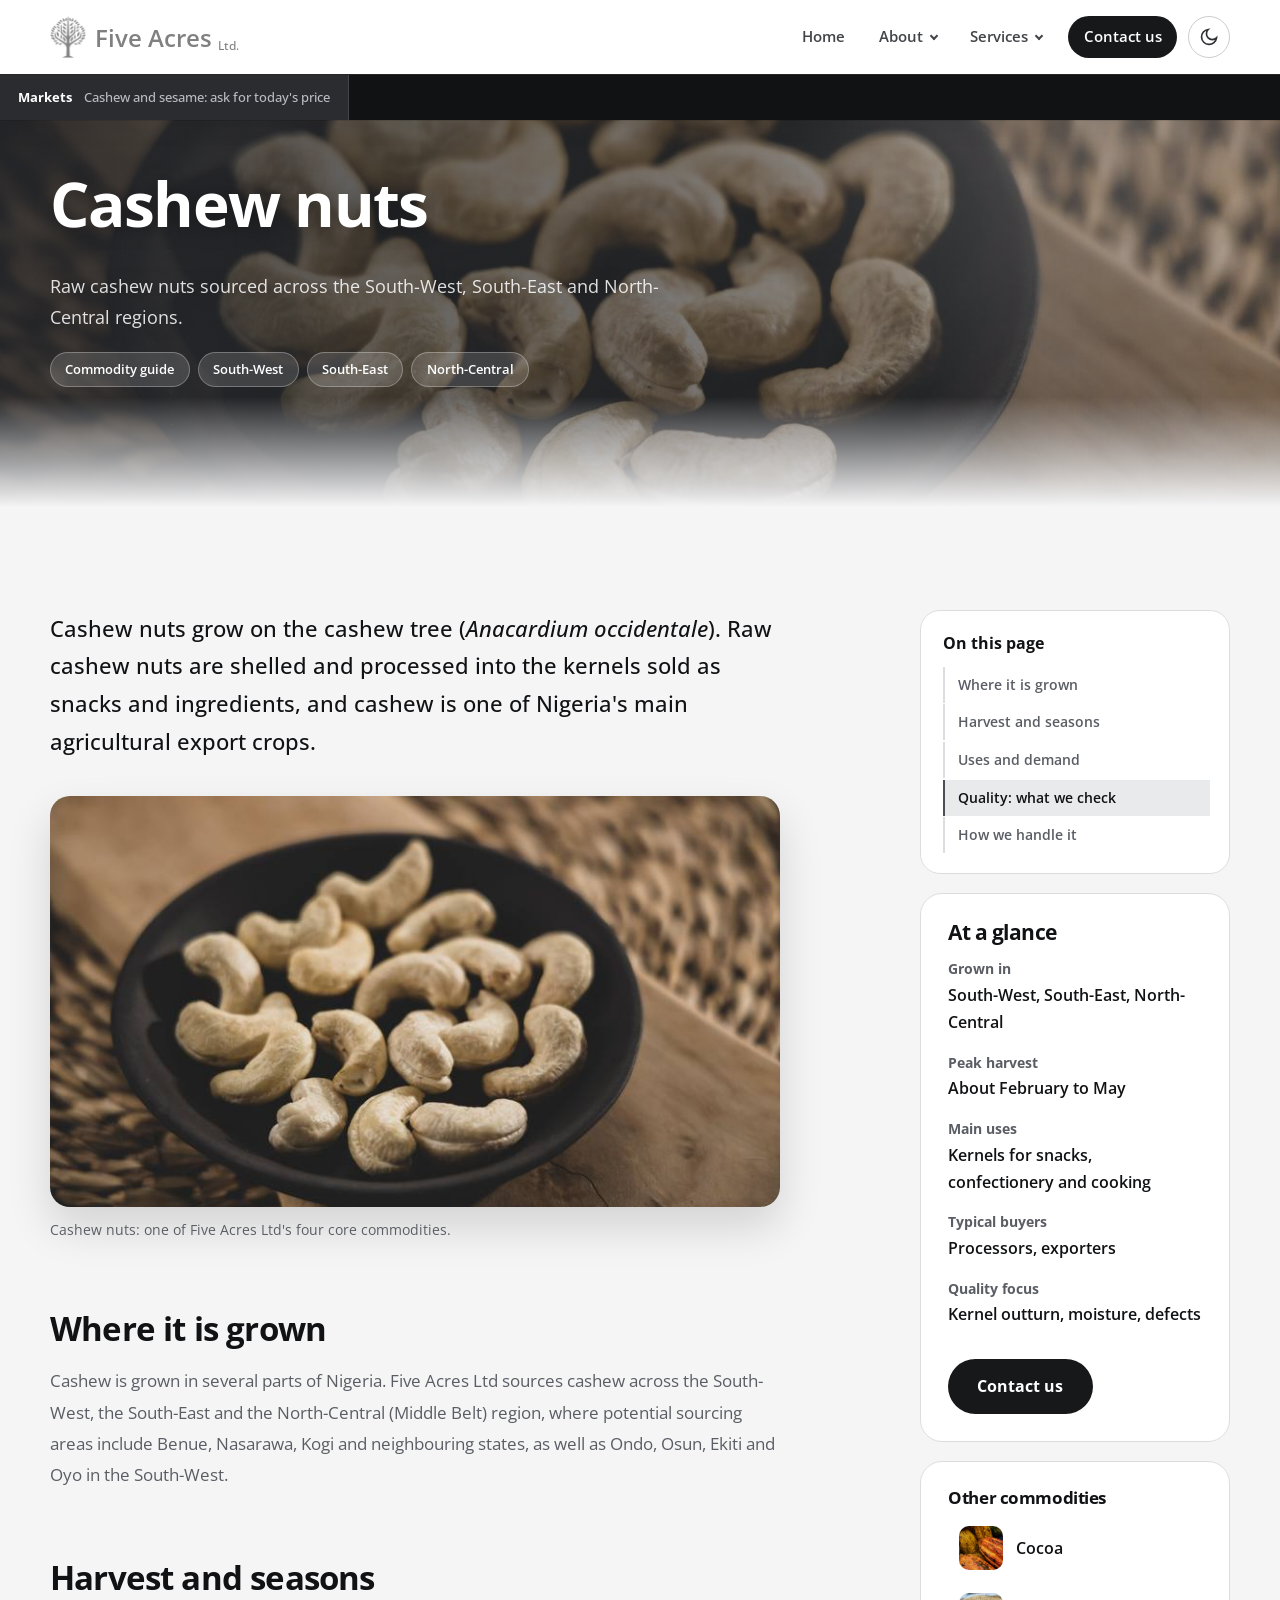
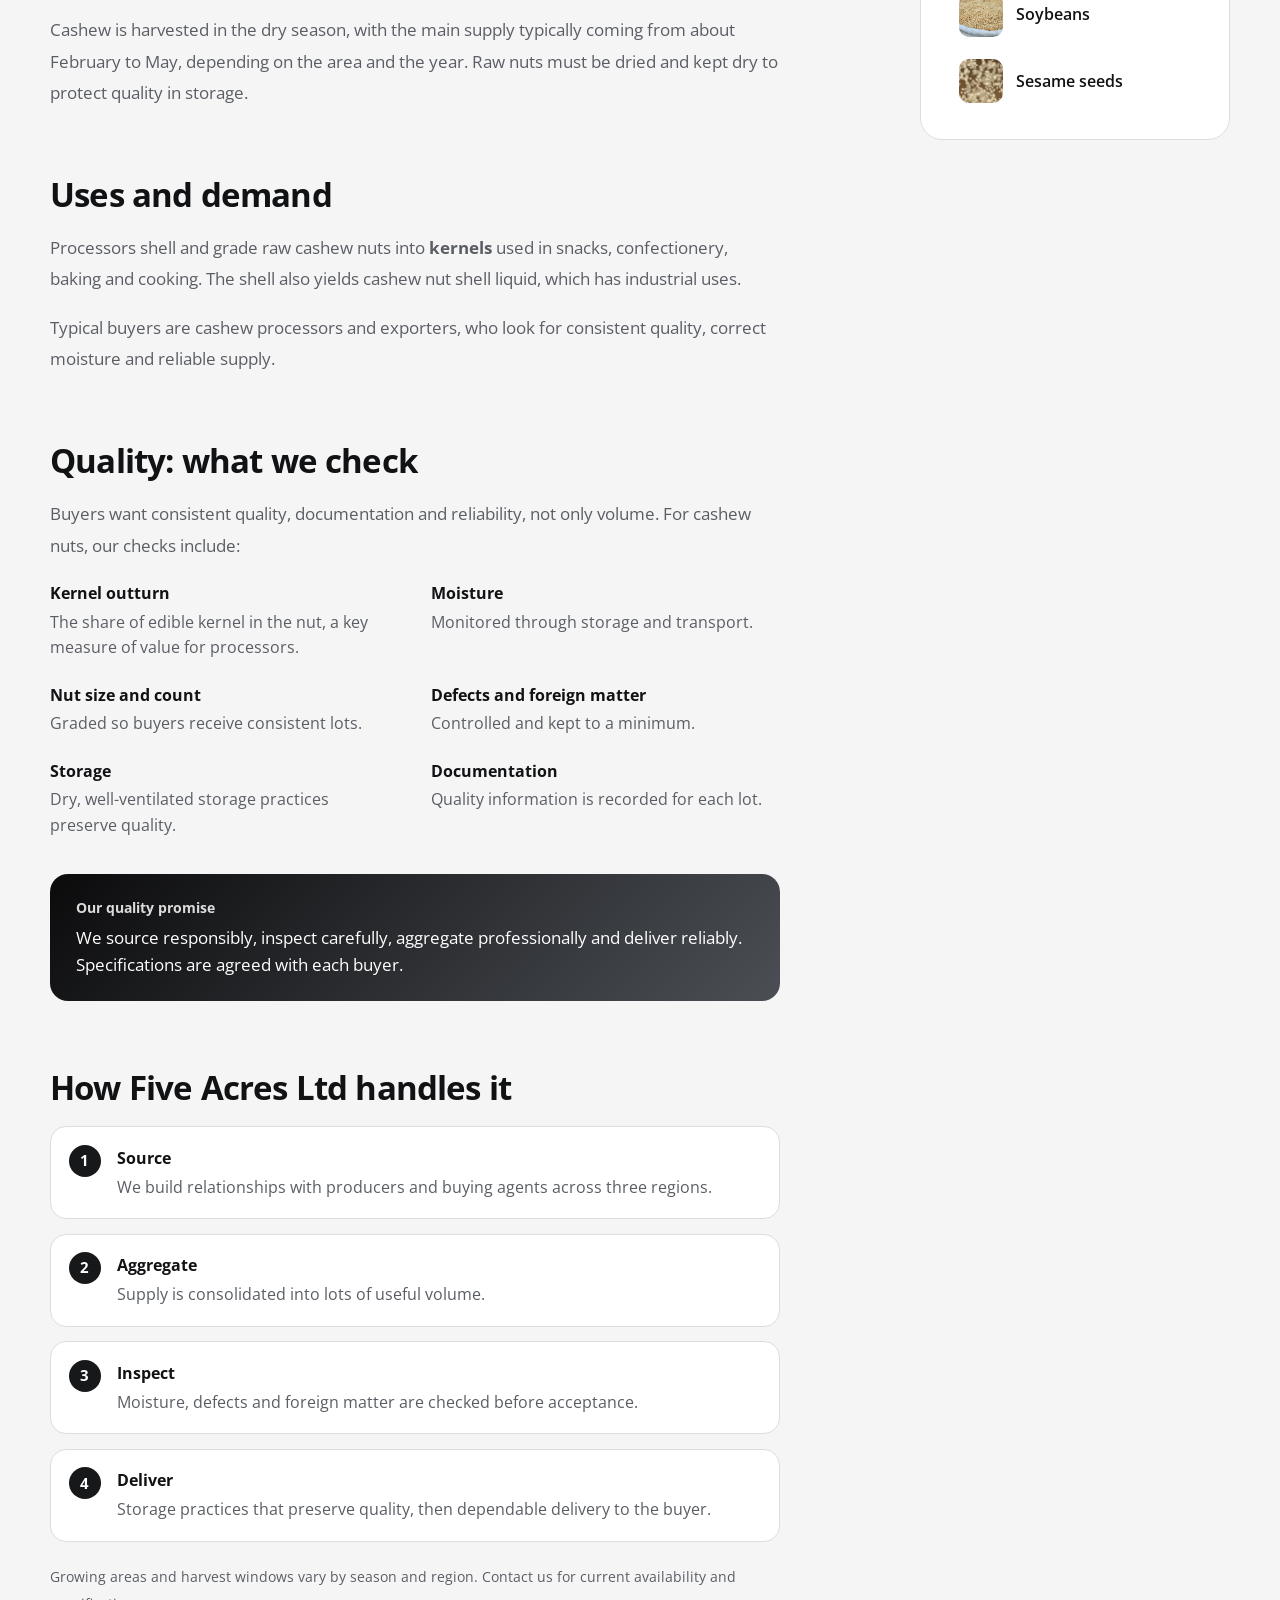
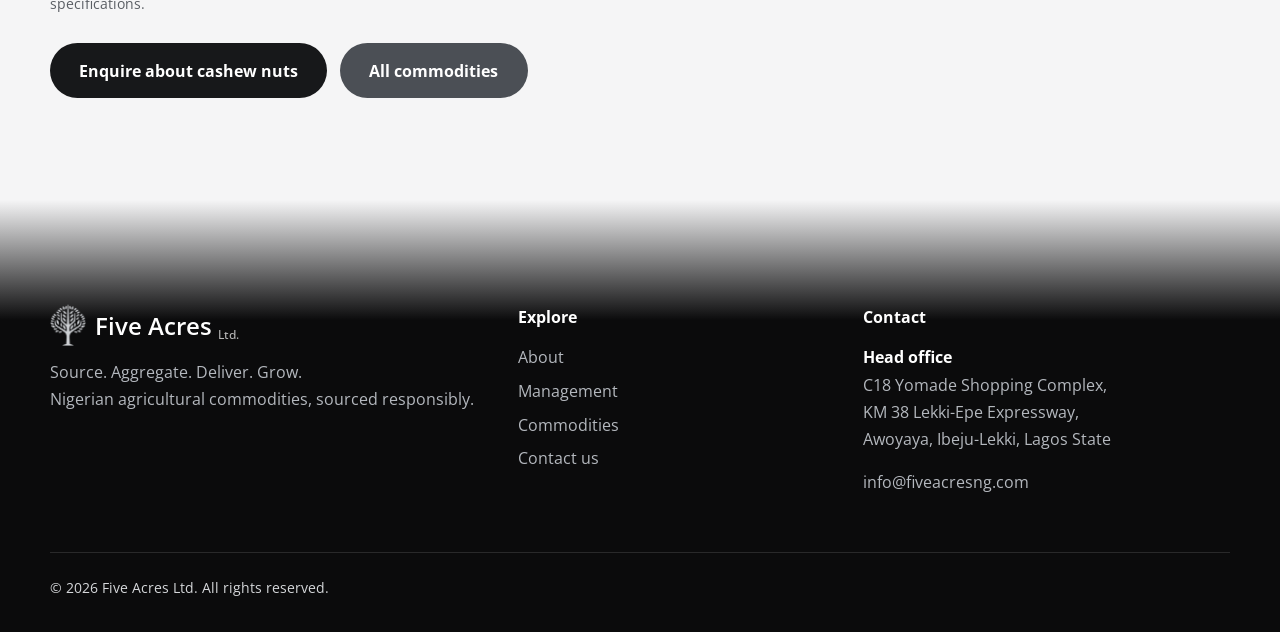
<file: commodities/cashew/index.html>
<!DOCTYPE html>
<html lang="en">

<head>
    <meta charset="utf-8">
    <meta name="viewport" content="width=device-width, initial-scale=1, viewport-fit=cover">
    <title>Cashew nuts | Nigerian Commodities | Five Acres Ltd</title>
    <meta name="description"
        content="Raw cashew nuts sourced across the South-West, South-East and North-Central regions. Learn about where it grows, the harvest season, uses and the quality we check.">
    <link rel="canonical" href="https://fiveacresng.com/commodities/cashew">
    <meta name="robots" content="index,follow,max-image-preview:large">
    <meta name="theme-color" content="#0f3d2e">
    <link rel="icon" href="../../favicon.ico" sizes="any">
    <link rel="icon" type="image/png" sizes="32x32" href="../../favicon-32.png">
    <link rel="icon" type="image/png" sizes="192x192" href="../../icon-192.png">
    <link rel="apple-touch-icon" href="../../apple-touch-icon.png">
    <link rel="manifest" href="../../site.webmanifest">
    <meta property="og:type" content="website">
    <meta property="og:site_name" content="Five Acres Ltd">
    <meta property="og:locale" content="en_NG">
    <meta property="og:title" content="Cashew nuts | Nigerian Commodities | Five Acres Ltd">
    <meta property="og:description"
        content="Raw cashew nuts sourced across the South-West, South-East and North-Central regions. Learn about where it grows, the harvest season, uses and the quality we check.">
    <meta property="og:url" content="https://fiveacresng.com/commodities/cashew">
    <meta property="og:image" content="https://fiveacresng.comassets/og-image.jpg">
    <meta property="og:image:width" content="1200">
    <meta property="og:image:height" content="630">
    <meta property="og:image:alt" content="Five Acres Ltd, Nigerian agricultural commodities">
    <meta name="twitter:card" content="summary_large_image">
    <meta name="twitter:title" content="Cashew nuts | Nigerian Commodities | Five Acres Ltd">
    <meta name="twitter:description"
        content="Raw cashew nuts sourced across the South-West, South-East and North-Central regions. Learn about where it grows, the harvest season, uses and the quality we check.">
    <meta name="twitter:image" content="https://fiveacresng.comassets/og-image.jpg">
    <link rel="preconnect" href="https://fonts.googleapis.com">
    <link rel="preconnect" href="https://fonts.gstatic.com" crossorigin>
    <link href="https://fonts.googleapis.com/css2?family=Open+Sans:wght@400;500;600;700;800&display=swap"
        rel="stylesheet">
    <script>
        const d = document.documentElement;
        d.classList.add('js');
        try {
            var t = localStorage.getItem('fa-theme')
        } catch (e) {}
        d.dataset.theme = t || (matchMedia('(prefers-color-scheme:dark)').matches ? 'dark' : 'light')
    </script>
    <link rel="stylesheet" href="../../assets/style.css">
    <script type="application/ld+json">
        {
            "@context": "https://schema.org",
            "@type": "BreadcrumbList",
            "itemListElement": [{
                "@type": "ListItem",
                "position": 1,
                "name": "Home",
                "item": "https://fiveacresng.com/"
            }, {
                "@type": "ListItem",
                "position": 2,
                "name": "Commodities",
                "item": "https://fiveacresng.com/commodities"
            }, {
                "@type": "ListItem",
                "position": 3,
                "name": "Cashew nuts",
                "item": "https://fiveacresng.com/commodities/cashew"
            }]
        }
    </script>
    <noscript>
        <style>
            .js .rv,
            .rv {
                opacity: 1 !important;
                transform: none !important
            }

            .hero h1 span,
            .hero .lead,
            .hero .bt,
            .glass {
                opacity: 1 !important;
                transform: none !important
            }
        </style>
    </noscript>
</head>

<body>
    <svg width="0" height="0" style="position:absolute" aria-hidden="true">
        <defs>
            <linearGradient id="gPod" x1="0" y1="0" x2="1" y2="1">
                <stop offset="0" stop-color="#f4c24f" />
                <stop offset=".55" stop-color="#dc7a2a" />
                <stop offset="1" stop-color="#a8431f" />
            </linearGradient>
            <radialGradient id="gBean" cx=".35" cy=".3" r=".85">
                <stop offset="0" stop-color="#b0764a" />
                <stop offset="1" stop-color="#3a2116" />
            </radialGradient>
            <radialGradient id="gApple" cx=".4" cy=".35" r=".8">
                <stop offset="0" stop-color="#ffd35c" />
                <stop offset=".6" stop-color="#f08a2c" />
                <stop offset="1" stop-color="#c8401f" />
            </radialGradient>
            <linearGradient id="gNut" x1="0" y1="0" x2="1" y2="1">
                <stop offset="0" stop-color="#b9a77a" />
                <stop offset="1" stop-color="#6f6040" />
            </linearGradient>
            <radialGradient id="gKern" cx=".4" cy=".3" r=".9">
                <stop offset="0" stop-color="#fff6dc" />
                <stop offset="1" stop-color="#dcbb7c" />
            </radialGradient>
            <linearGradient id="gSP" x1="0" y1="0" x2="0" y2="1">
                <stop offset="0" stop-color="#a6d062" />
                <stop offset="1" stop-color="#4b8a30" />
            </linearGradient>
            <radialGradient id="gSoy" cx=".35" cy=".3" r=".85">
                <stop offset="0" stop-color="#f7ebc0" />
                <stop offset="1" stop-color="#c9a55a" />
            </radialGradient>
            <radialGradient id="gSes" cx=".4" cy=".3" r=".9">
                <stop offset="0" stop-color="#fffef5" />
                <stop offset="1" stop-color="#e3d6ab" />
            </radialGradient>
        </defs>
    </svg>
    <a class="skip" href="#main">Skip to content</a>
    <header class="hd" id="hd">
        <div class="w">
            <a class="lg" href="../../" aria-label="Five Acres Ltd, home"><i class="lm" aria-hidden="true"></i>Five
                Acres<small>Ltd.</small></a>
            <button class="th" id="th" type="button" aria-label="Switch theme"></button>
            <button class="bg" id="bg" type="button" aria-label="Toggle menu" aria-expanded="false"
                aria-controls="nv"><i></i><i></i></button>
            <nav id="nv" aria-label="Main"><a href="../../">Home</a>
                <div class="dd"><a class="top" href="../../about">About</a>
                    <div class="sub"><a href="../../about">Company profile</a><a href="../../management">Management</a>
                    </div>
                </div>
                <div class="dd"><a class="top" href="../../commodities" data-p="/commodities,/technology">Services</a>
                    <div class="sub"><a href="../../commodities">Commodities</a><a
                            href="../../technology">Technology</a></div>
                </div>
                <a class="cta" href="../../contact">Contact us</a>
            </nav>
        </div>

        <div class="mkt" id="mkt" role="region" aria-label="Market prices and exchange rates">
            <a class="mkt-l" href="../../contact"><b>Markets</b><span>Cashew and sesame: ask for today's
                    price</span></a>
            <div class="mkt-v" id="mktv"></div>
        </div>
    </header>
    <main id="main">
        <div class="page on">
            <header class="ph" style="background:linear-gradient(90deg,rgba(36,38,42,.8) 0%,rgba(36,38,42,.55) 55%,rgba(36,38,42,.3) 100%),url('../../assets/img/hero-cashew.jpg') center/cover no-repeat !important">
                <div class="w">
                    <h1>Cashew nuts</h1>
                    <p>Raw cashew nuts sourced across the South-West, South-East and North-Central regions.</p>
                    <div class="art-meta"><span>Commodity
                            guide</span><span>South-West</span><span>South-East</span><span>North-Central</span></div>
                </div>
            </header>

            <div class="s">
                <div class="w art-wrap">
                    <article class="art">
                        <p class="lead2 rv">Cashew nuts grow on the cashew tree (<i>Anacardium occidentale</i>). Raw
                            cashew nuts are shelled and processed into the kernels sold as snacks and ingredients, and
                            cashew is one of Nigeria's main agricultural export crops.</p>
                        <figure class="rv"><img src="../../assets/img/cashew.jpg" alt="Cashew nuts in a bowl"
                                loading="lazy">
                            <figcaption>Cashew nuts: one of Five Acres Ltd's four core commodities.</figcaption>
                        </figure>

                        <h2 id="grown" class="rv">Where it is grown</h2>
                        <p class="rv">Cashew is grown in several parts of Nigeria. Five Acres Ltd sources cashew across
                            the South-West, the South-East and the North-Central (Middle Belt) region, where potential
                            sourcing areas include Benue, Nasarawa, Kogi and neighbouring states, as well as Ondo, Osun,
                            Ekiti and Oyo in the South-West.</p>

                        <h2 id="season" class="rv">Harvest and seasons</h2>
                        <p class="rv">Cashew is harvested in the dry season, with the main supply typically coming from
                            about February to May, depending on the area and the year. Raw nuts must be dried and kept
                            dry to protect quality in storage.</p>

                        <h2 id="uses" class="rv">Uses and demand</h2>
                        <p class="rv">Processors shell and grade raw cashew nuts into <b>kernels</b> used in snacks,
                            confectionery, baking and cooking. The shell also yields cashew nut shell liquid, which has
                            industrial uses.</p>
                        <p class="rv">Typical buyers are cashew processors and exporters, who look for consistent
                            quality, correct moisture and reliable supply.</p>

                        <h2 id="quality" class="rv">Quality: what we check</h2>
                        <p class="rv">Buyers want consistent quality, documentation and reliability, not only volume.
                            For cashew nuts, our checks include:</p>
                        <dl class="vals rv">
                            <div>
                                <dt>Kernel outturn</dt>
                                <dd>The share of edible kernel in the nut, a key measure of value for processors.</dd>
                            </div>
                            <div>
                                <dt>Moisture</dt>
                                <dd>Monitored through storage and transport.</dd>
                            </div>
                            <div>
                                <dt>Nut size and count</dt>
                                <dd>Graded so buyers receive consistent lots.</dd>
                            </div>
                            <div>
                                <dt>Defects and foreign matter</dt>
                                <dd>Controlled and kept to a minimum.</dd>
                            </div>
                            <div>
                                <dt>Storage</dt>
                                <dd>Dry, well-ventilated storage practices preserve quality.</dd>
                            </div>
                            <div>
                                <dt>Documentation</dt>
                                <dd>Quality information is recorded for each lot.</dd>
                            </div>
                        </dl>
                        <div class="callout rv"><b>Our quality promise</b>We source responsibly, inspect carefully,
                            aggregate professionally and deliver reliably. Specifications are agreed with each buyer.
                        </div>

                        <h2 id="handling" class="rv">How Five Acres Ltd handles it</h2>
                        <div class="steps">
                            <div class="rv"><b>Source</b><span>We build relationships with producers and buying agents
                                    across three regions.</span></div>
                            <div class="rv"><b>Aggregate</b><span>Supply is consolidated into lots of useful
                                    volume.</span></div>
                            <div class="rv"><b>Inspect</b><span>Moisture, defects and foreign matter are checked before
                                    acceptance.</span></div>
                            <div class="rv"><b>Deliver</b><span>Storage practices that preserve quality, then dependable
                                    delivery to the buyer.</span></div>
                        </div>
                        <p class="note rv">Growing areas and harvest windows vary by season and region. Contact us for
                            current availability and specifications.</p>
                        <div class="bt rv"><a class="b d" href="../../contact">Enquire about cashew nuts</a><a
                                class="b d" href="../../commodities" style="background:var(--g6)">All commodities</a>
                        </div>
                    </article>

                    <aside class="art-side">
                        <div class="toc" role="navigation" aria-label="In this article"><b>On this page</b><a
                                href="#grown">Where it is grown</a><a href="#season">Harvest and seasons</a><a
                                href="#uses">Uses and demand</a><a href="#quality">Quality: what we check</a><a
                                href="#handling">How we handle it</a></div>
                        <div class="cd glance">
                            <h3>At a glance</h3>
                            <dl>
                                <dt>Grown in</dt>
                                <dd>South-West, South-East, North-Central</dd>
                                <dt>Peak harvest</dt>
                                <dd>About February to May</dd>
                                <dt>Main uses</dt>
                                <dd>Kernels for snacks, confectionery and cooking</dd>
                                <dt>Typical buyers</dt>
                                <dd>Processors, exporters</dd>
                                <dt>Quality focus</dt>
                                <dd>Kernel outturn, moisture, defects</dd>
                            </dl><a class="b d" href="../../contact" style="margin-top:1rem">Contact us</a>
                        </div>
                        <div class="cd">
                            <h3 style="font-size:1.05rem">Other commodities</h3>
                            <div class="others"><a href="../cocoa"><img src="../../assets/img/cocoa.jpg"
                                        alt="" loading="lazy">Cocoa</a><a href="../soybeans"><img
                                        src="../../assets/img/soybeans.jpg" alt="" loading="lazy">Soybeans</a><a
                                    href="../sesame"><img src="../../assets/img/hero-sesame.jpg" alt=""
                                        loading="lazy">Sesame seeds</a></div>
                        </div>
                    </aside>
                </div>
            </div>
        </div>
    </main>
    <footer class="ft">
        <div class="w">
            <div class="fg">
                <div><a class="lg" href="/"><i class="lm" aria-hidden="true"></i>Five Acres<small>Ltd.</small></a>
                    <p>Source. Aggregate. Deliver. Grow.<br>Nigerian agricultural commodities, sourced responsibly.</p>
                </div>
                <div>
                    <h4>Explore</h4>
                    <div class="fl"><a href="../../about">About</a><a href="../../management">Management</a><a
                            href="../../commodities">Commodities</a><a href="../../contact">Contact us</a></div>
                </div>
                <div>
                    <h4>Contact</h4>
                    <address style="font-style:normal">
                        <p><b style="color:#fff">Head office</b><br>C18 Yomade Shopping Complex,<br>KM 38 Lekki-Epe
                            Expressway,<br>Awoyaya, Ibeju-Lekki, Lagos State</p>

                        <p><a href="mailto:info@fiveacresng.com">info@fiveacresng.com</a></p>
                    </address>
                </div>
            </div>
            <div class="cp">© 2026 Five Acres Ltd. All rights reserved. </div>
        </div>
    </footer>
    <script src="../../assets/app.js" defer></script>
</body>

</html>
</file>
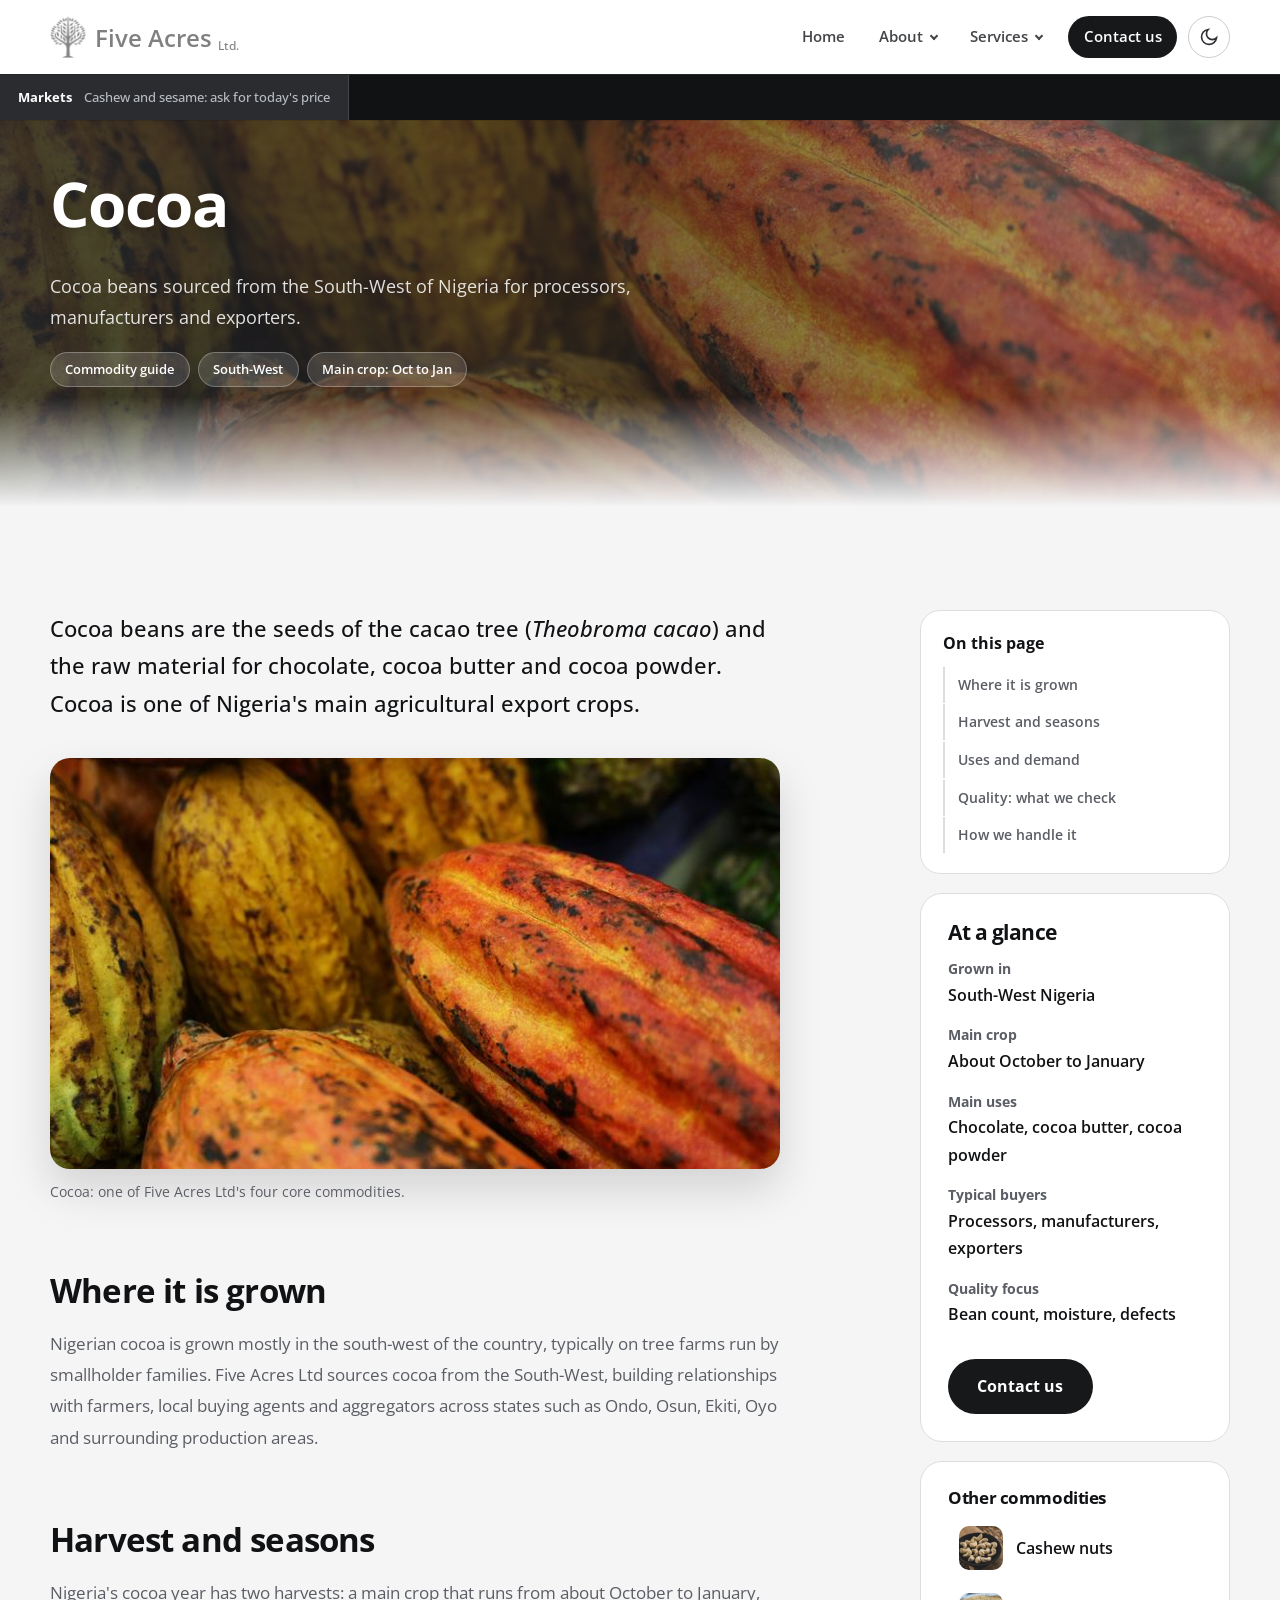
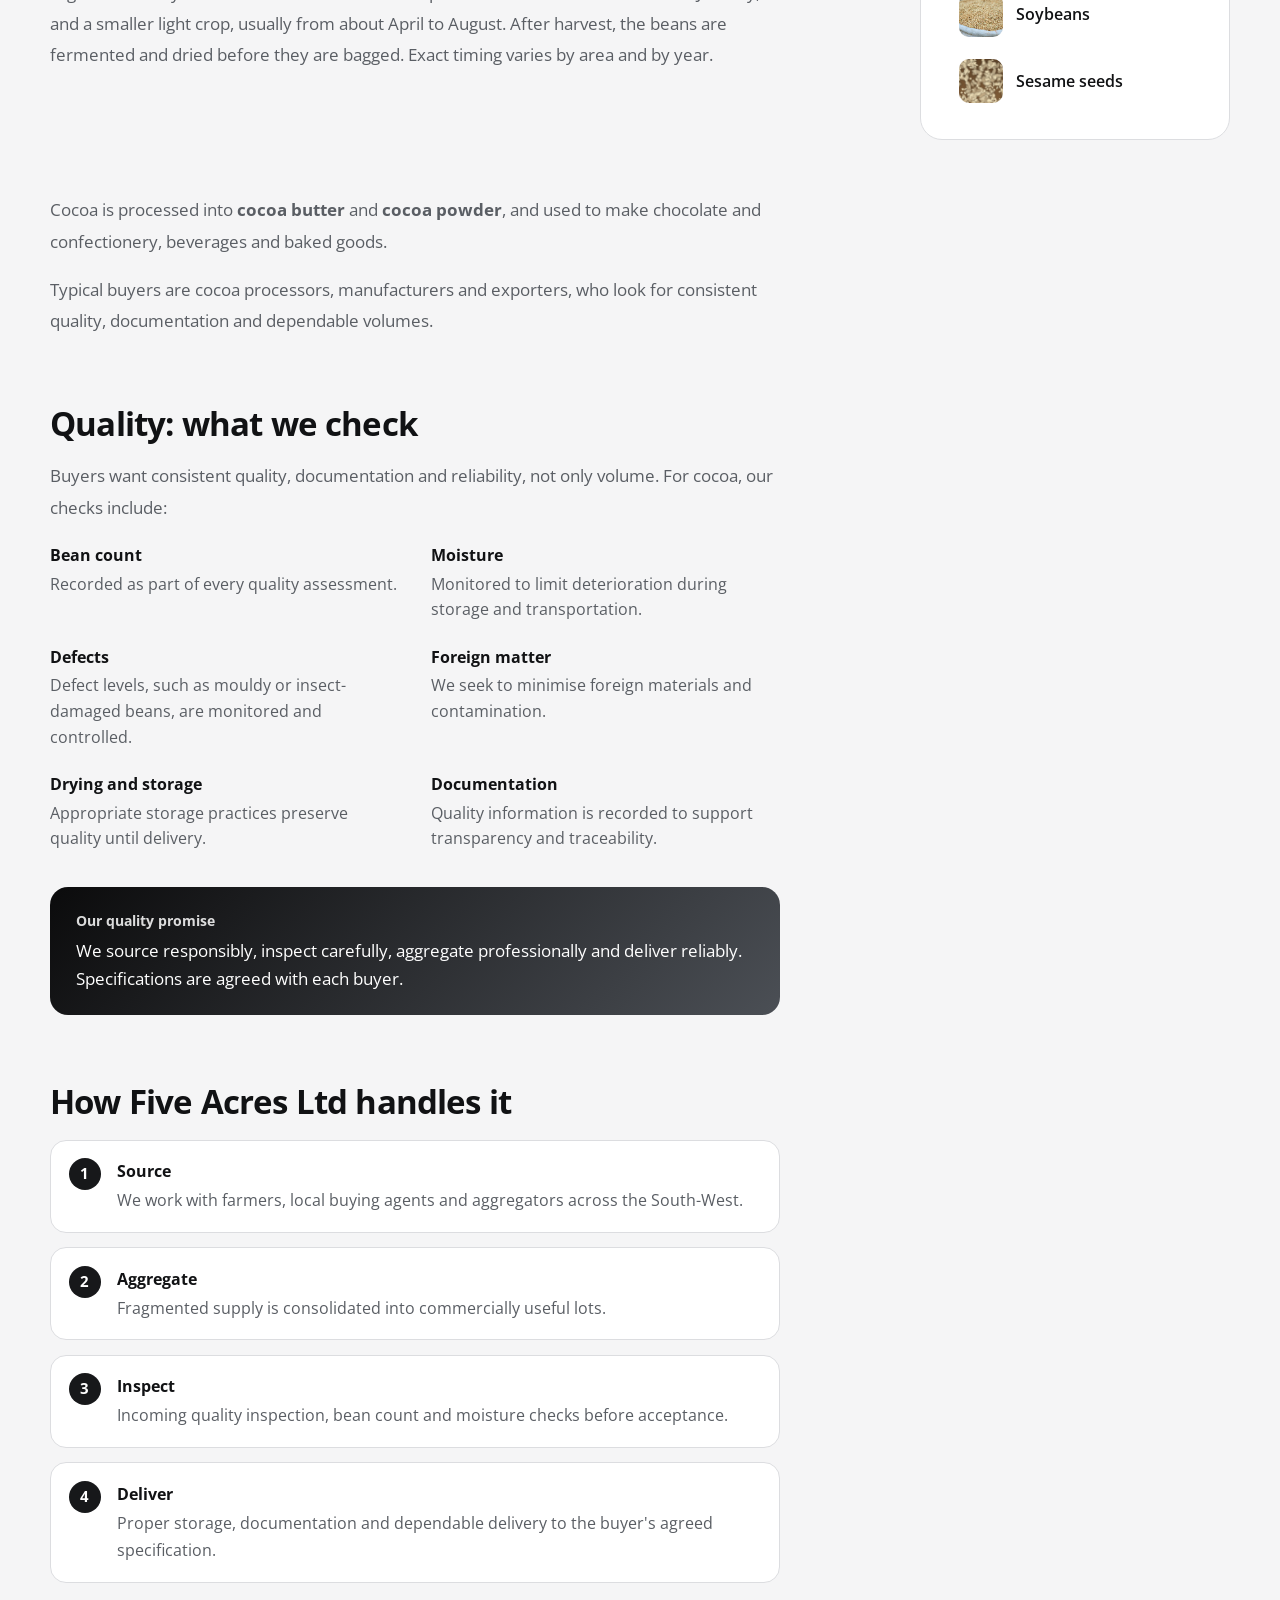
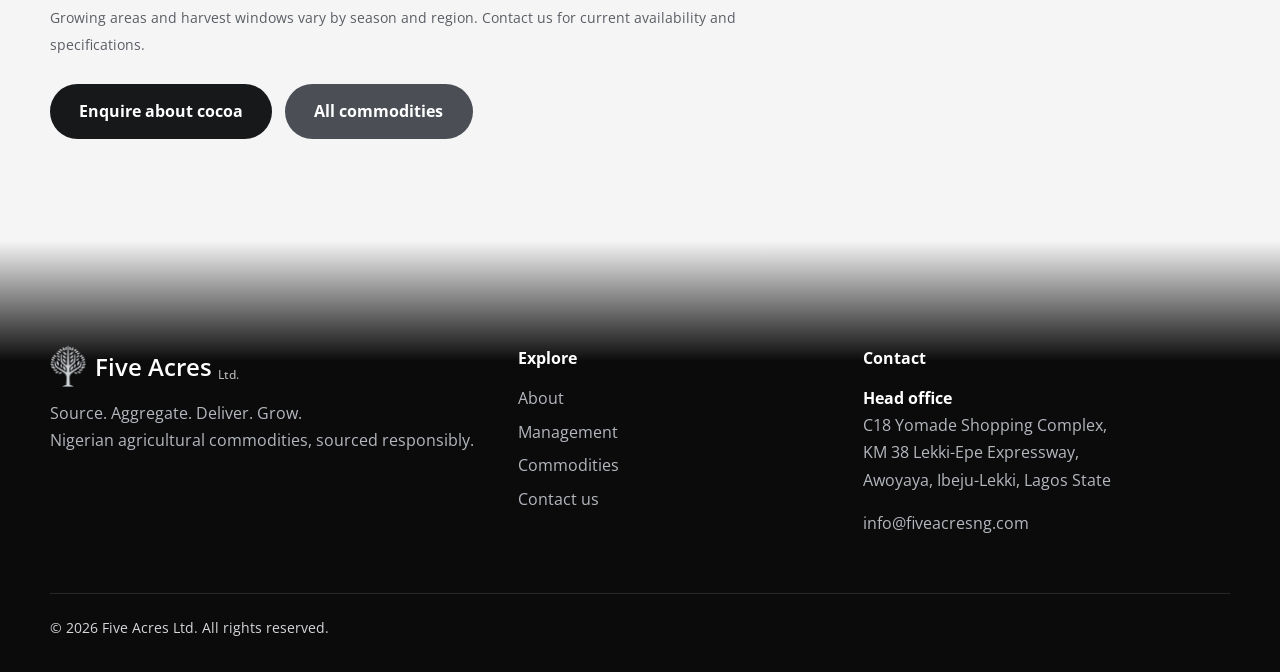
<file: commodities/cocoa/index.html>
<!DOCTYPE html>
<html lang="en">

<head>
    <meta charset="utf-8">
    <meta name="viewport" content="width=device-width, initial-scale=1, viewport-fit=cover">
    <title>Cocoa | Nigerian Commodities | Five Acres Ltd</title>
    <meta name="description"
        content="Cocoa beans sourced from the South-West of Nigeria for processors, manufacturers and exporters. Learn about where it grows, the harvest season, uses and the quality we check.">
    <link rel="canonical" href="https://fiveacresng.com/commodities/cocoa">
    <meta name="robots" content="index,follow,max-image-preview:large">
    <meta name="theme-color" content="#0f3d2e">
    <link rel="icon" href="../../favicon.ico" sizes="any">
    <link rel="icon" type="image/png" sizes="32x32" href="../../favicon-32.png">
    <link rel="icon" type="image/png" sizes="192x192" href="../../icon-192.png">
    <link rel="apple-touch-icon" href="../../apple-touch-icon.png">
    <link rel="manifest" href="../../site.webmanifest">
    <meta property="og:type" content="website">
    <meta property="og:site_name" content="Five Acres Ltd">
    <meta property="og:locale" content="en_NG">
    <meta property="og:title" content="Cocoa | Nigerian Commodities | Five Acres Ltd">
    <meta property="og:description"
        content="Cocoa beans sourced from the South-West of Nigeria for processors, manufacturers and exporters. Learn about where it grows, the harvest season, uses and the quality we check.">
    <meta property="og:url" content="https://fiveacresng.com/commodities/cocoa">
    <meta property="og:image" content="https://fiveacresng.comassets/og-image.jpg">
    <meta property="og:image:width" content="1200">
    <meta property="og:image:height" content="630">
    <meta property="og:image:alt" content="Five Acres Ltd, Nigerian agricultural commodities">
    <meta name="twitter:card" content="summary_large_image">
    <meta name="twitter:title" content="Cocoa | Nigerian Commodities | Five Acres Ltd">
    <meta name="twitter:description"
        content="Cocoa beans sourced from the South-West of Nigeria for processors, manufacturers and exporters. Learn about where it grows, the harvest season, uses and the quality we check.">
    <meta name="twitter:image" content="https://fiveacresng.comassets/og-image.jpg">
    <link rel="preconnect" href="https://fonts.googleapis.com">
    <link rel="preconnect" href="https://fonts.gstatic.com" crossorigin>
    <link href="https://fonts.googleapis.com/css2?family=Open+Sans:wght@400;500;600;700;800&display=swap"
        rel="stylesheet">
    <script>
        const d = document.documentElement;
        d.classList.add('js');
        try {
            var t = localStorage.getItem('fa-theme')
        } catch (e) {}
        d.dataset.theme = t || (matchMedia('(prefers-color-scheme:dark)').matches ? 'dark' : 'light')
    </script>
    <link rel="stylesheet" href="../../assets/style.css">
    <script type="application/ld+json">
        {
            "@context": "https://schema.org",
            "@type": "BreadcrumbList",
            "itemListElement": [{
                "@type": "ListItem",
                "position": 1,
                "name": "Home",
                "item": "https://fiveacresng.com/"
            }, {
                "@type": "ListItem",
                "position": 2,
                "name": "Commodities",
                "item": "https://fiveacresng.com/commodities"
            }, {
                "@type": "ListItem",
                "position": 3,
                "name": "Cocoa",
                "item": "https://fiveacresng.com/commodities/cocoa"
            }]
        }
    </script>
    <noscript>
        <style>
            .js .rv,
            .rv {
                opacity: 1 !important;
                transform: none !important
            }

            .hero h1 span,
            .hero .lead,
            .hero .bt,
            .glass {
                opacity: 1 !important;
                transform: none !important
            }
        </style>
    </noscript>
</head>

<body>
    <svg width="0" height="0" style="position:absolute" aria-hidden="true">
        <defs>
            <linearGradient id="gPod" x1="0" y1="0" x2="1" y2="1">
                <stop offset="0" stop-color="#f4c24f" />
                <stop offset=".55" stop-color="#dc7a2a" />
                <stop offset="1" stop-color="#a8431f" />
            </linearGradient>
            <radialGradient id="gBean" cx=".35" cy=".3" r=".85">
                <stop offset="0" stop-color="#b0764a" />
                <stop offset="1" stop-color="#3a2116" />
            </radialGradient>
            <radialGradient id="gApple" cx=".4" cy=".35" r=".8">
                <stop offset="0" stop-color="#ffd35c" />
                <stop offset=".6" stop-color="#f08a2c" />
                <stop offset="1" stop-color="#c8401f" />
            </radialGradient>
            <linearGradient id="gNut" x1="0" y1="0" x2="1" y2="1">
                <stop offset="0" stop-color="#b9a77a" />
                <stop offset="1" stop-color="#6f6040" />
            </linearGradient>
            <radialGradient id="gKern" cx=".4" cy=".3" r=".9">
                <stop offset="0" stop-color="#fff6dc" />
                <stop offset="1" stop-color="#dcbb7c" />
            </radialGradient>
            <linearGradient id="gSP" x1="0" y1="0" x2="0" y2="1">
                <stop offset="0" stop-color="#a6d062" />
                <stop offset="1" stop-color="#4b8a30" />
            </linearGradient>
            <radialGradient id="gSoy" cx=".35" cy=".3" r=".85">
                <stop offset="0" stop-color="#f7ebc0" />
                <stop offset="1" stop-color="#c9a55a" />
            </radialGradient>
            <radialGradient id="gSes" cx=".4" cy=".3" r=".9">
                <stop offset="0" stop-color="#fffef5" />
                <stop offset="1" stop-color="#e3d6ab" />
            </radialGradient>
        </defs>
    </svg>
    <a class="skip" href="#main">Skip to content</a>
    <header class="hd" id="hd">
        <div class="w">
            <a class="lg" href="../../" aria-label="Five Acres Ltd, home"><i class="lm" aria-hidden="true"></i>Five
                Acres<small>Ltd.</small></a>
            <button class="th" id="th" type="button" aria-label="Switch theme"></button>
            <button class="bg" id="bg" type="button" aria-label="Toggle menu" aria-expanded="false"
                aria-controls="nv"><i></i><i></i></button>
            <nav id="nv" aria-label="Main"><a href="../../">Home</a>
                <div class="dd"><a class="top" href="../../about">About</a>
                    <div class="sub"><a href="../../about">Company profile</a><a href="../../management">Management</a>
                    </div>
                </div>
                <div class="dd"><a class="top" href="../../commodities" data-p="/commodities,/technology">Services</a>
                    <div class="sub"><a href="../../commodities">Commodities</a><a
                            href="../../technology">Technology</a></div>
                </div>
                <a class="cta" href="../../contact">Contact us</a>
            </nav>
        </div>

        <div class="mkt" id="mkt" role="region" aria-label="Market prices and exchange rates">
            <a class="mkt-l" href="../../contact"><b>Markets</b><span>Cashew and sesame: ask for today's
                    price</span></a>
            <div class="mkt-v" id="mktv"></div>
        </div>
    </header>
    <main id="main">
        <div class="page on">
            <header class="ph" style="background:linear-gradient(90deg,rgba(36,38,42,.8) 0%,rgba(36,38,42,.55) 55%,rgba(36,38,42,.3) 100%),url('../../assets/img/hero-cocoa.jpg') center/cover no-repeat !important">
                <div class="w">
                    <h1>Cocoa</h1>
                    <p>Cocoa beans sourced from the South-West of Nigeria for processors, manufacturers and exporters.
                    </p>
                    <div class="art-meta"><span>Commodity guide</span><span>South-West</span><span>Main crop: Oct to
                            Jan</span></div>
                </div>
            </header>

            <div class="s">
                <div class="w art-wrap">
                    <article class="art">
                        <p class="lead2 rv">Cocoa beans are the seeds of the cacao tree (<i>Theobroma cacao</i>) and the
                            raw material for chocolate, cocoa butter and cocoa powder. Cocoa is one of Nigeria's main
                            agricultural export crops.</p>
                        <figure class="rv"><img src="../../assets/img/cocoa.jpg" alt="Ripe cocoa pods" loading="lazy">
                            <figcaption>Cocoa: one of Five Acres Ltd's four core commodities.</figcaption>
                        </figure>

                        <h2 id="grown" class="rv">Where it is grown</h2>
                        <p class="rv">Nigerian cocoa is grown mostly in the south-west of the country, typically on tree
                            farms run by smallholder families. Five Acres Ltd sources cocoa from the South-West,
                            building relationships with farmers, local buying agents and aggregators across states such
                            as Ondo, Osun, Ekiti, Oyo and surrounding production areas.</p>

                        <h2 id="season" class="rv">Harvest and seasons</h2>
                        <p class="rv">Nigeria's cocoa year has two harvests: a main crop that runs from about October to
                            January, and a smaller light crop, usually from about April to August. After harvest, the
                            beans are fermented and dried before they are bagged. Exact timing varies by area and by
                            year.</p>

                        <h2 id="uses" class="rv">Uses and demand</h2>
                        <p class="rv">Cocoa is processed into <b>cocoa butter</b> and <b>cocoa powder</b>, and used to
                            make chocolate and confectionery, beverages and baked goods.</p>
                        <p class="rv">Typical buyers are cocoa processors, manufacturers and exporters, who look for
                            consistent quality, documentation and dependable volumes.</p>

                        <h2 id="quality" class="rv">Quality: what we check</h2>
                        <p class="rv">Buyers want consistent quality, documentation and reliability, not only volume.
                            For cocoa, our checks include:</p>
                        <dl class="vals rv">
                            <div>
                                <dt>Bean count</dt>
                                <dd>Recorded as part of every quality assessment.</dd>
                            </div>
                            <div>
                                <dt>Moisture</dt>
                                <dd>Monitored to limit deterioration during storage and transportation.</dd>
                            </div>
                            <div>
                                <dt>Defects</dt>
                                <dd>Defect levels, such as mouldy or insect-damaged beans, are monitored and controlled.
                                </dd>
                            </div>
                            <div>
                                <dt>Foreign matter</dt>
                                <dd>We seek to minimise foreign materials and contamination.</dd>
                            </div>
                            <div>
                                <dt>Drying and storage</dt>
                                <dd>Appropriate storage practices preserve quality until delivery.</dd>
                            </div>
                            <div>
                                <dt>Documentation</dt>
                                <dd>Quality information is recorded to support transparency and traceability.</dd>
                            </div>
                        </dl>
                        <div class="callout rv"><b>Our quality promise</b>We source responsibly, inspect carefully,
                            aggregate professionally and deliver reliably. Specifications are agreed with each buyer.
                        </div>

                        <h2 id="handling" class="rv">How Five Acres Ltd handles it</h2>
                        <div class="steps">
                            <div class="rv"><b>Source</b><span>We work with farmers, local buying agents and aggregators
                                    across the South-West.</span></div>
                            <div class="rv"><b>Aggregate</b><span>Fragmented supply is consolidated into commercially
                                    useful lots.</span></div>
                            <div class="rv"><b>Inspect</b><span>Incoming quality inspection, bean count and moisture
                                    checks before acceptance.</span></div>
                            <div class="rv"><b>Deliver</b><span>Proper storage, documentation and dependable delivery to
                                    the buyer's agreed specification.</span></div>
                        </div>
                        <p class="note rv">Growing areas and harvest windows vary by season and region. Contact us for
                            current availability and specifications.</p>
                        <div class="bt rv"><a class="b d" href="../../contact">Enquire about cocoa</a><a class="b d"
                                href="../../commodities" style="background:var(--g6)">All commodities</a></div>
                    </article>

                    <aside class="art-side">
                        <div class="toc" role="navigation" aria-label="In this article"><b>On this page</b><a
                                href="#grown">Where it is grown</a><a href="#season">Harvest and seasons</a><a
                                href="#uses">Uses and demand</a><a href="#quality">Quality: what we check</a><a
                                href="#handling">How we handle it</a></div>
                        <div class="cd glance">
                            <h3>At a glance</h3>
                            <dl>
                                <dt>Grown in</dt>
                                <dd>South-West Nigeria</dd>
                                <dt>Main crop</dt>
                                <dd>About October to January</dd>
                                <dt>Main uses</dt>
                                <dd>Chocolate, cocoa butter, cocoa powder</dd>
                                <dt>Typical buyers</dt>
                                <dd>Processors, manufacturers, exporters</dd>
                                <dt>Quality focus</dt>
                                <dd>Bean count, moisture, defects</dd>
                            </dl><a class="b d" href="../../contact" style="margin-top:1rem">Contact us</a>
                        </div>
                        <div class="cd">
                            <h3 style="font-size:1.05rem">Other commodities</h3>
                            <div class="others"><a href="../cashew"><img src="../../assets/img/cashew.jpg"
                                        alt="" loading="lazy">Cashew nuts</a><a href="../soybeans"><img
                                        src="../../assets/img/soybeans.jpg" alt="" loading="lazy">Soybeans</a><a
                                    href="../sesame"><img src="../../assets/img/hero-sesame.jpg" alt=""
                                        loading="lazy">Sesame seeds</a></div>
                        </div>
                    </aside>
                </div>
            </div>
        </div>
    </main>
    <footer class="ft">
        <div class="w">
            <div class="fg">
                <div><a class="lg" href="/"><i class="lm" aria-hidden="true"></i>Five Acres<small>Ltd.</small></a>
                    <p>Source. Aggregate. Deliver. Grow.<br>Nigerian agricultural commodities, sourced responsibly.</p>
                </div>
                <div>
                    <h4>Explore</h4>
                    <div class="fl"><a href="../../about">About</a><a href="../../management">Management</a><a
                            href="../../commodities">Commodities</a><a href="../../contact">Contact us</a></div>
                </div>
                <div>
                    <h4>Contact</h4>
                    <address style="font-style:normal">
                        <p><b style="color:#fff">Head office</b><br>C18 Yomade Shopping Complex,<br>KM 38 Lekki-Epe
                            Expressway,<br>Awoyaya, Ibeju-Lekki, Lagos State</p>

                        <p><a href="mailto:info@fiveacresng.com">info@fiveacresng.com</a></p>
                    </address>
                </div>
            </div>
            <div class="cp">© 2026 Five Acres Ltd. All rights reserved. </div>
        </div>
    </footer>
    <script src="../../assets/app.js" defer></script>
</body>

</html>
</file>
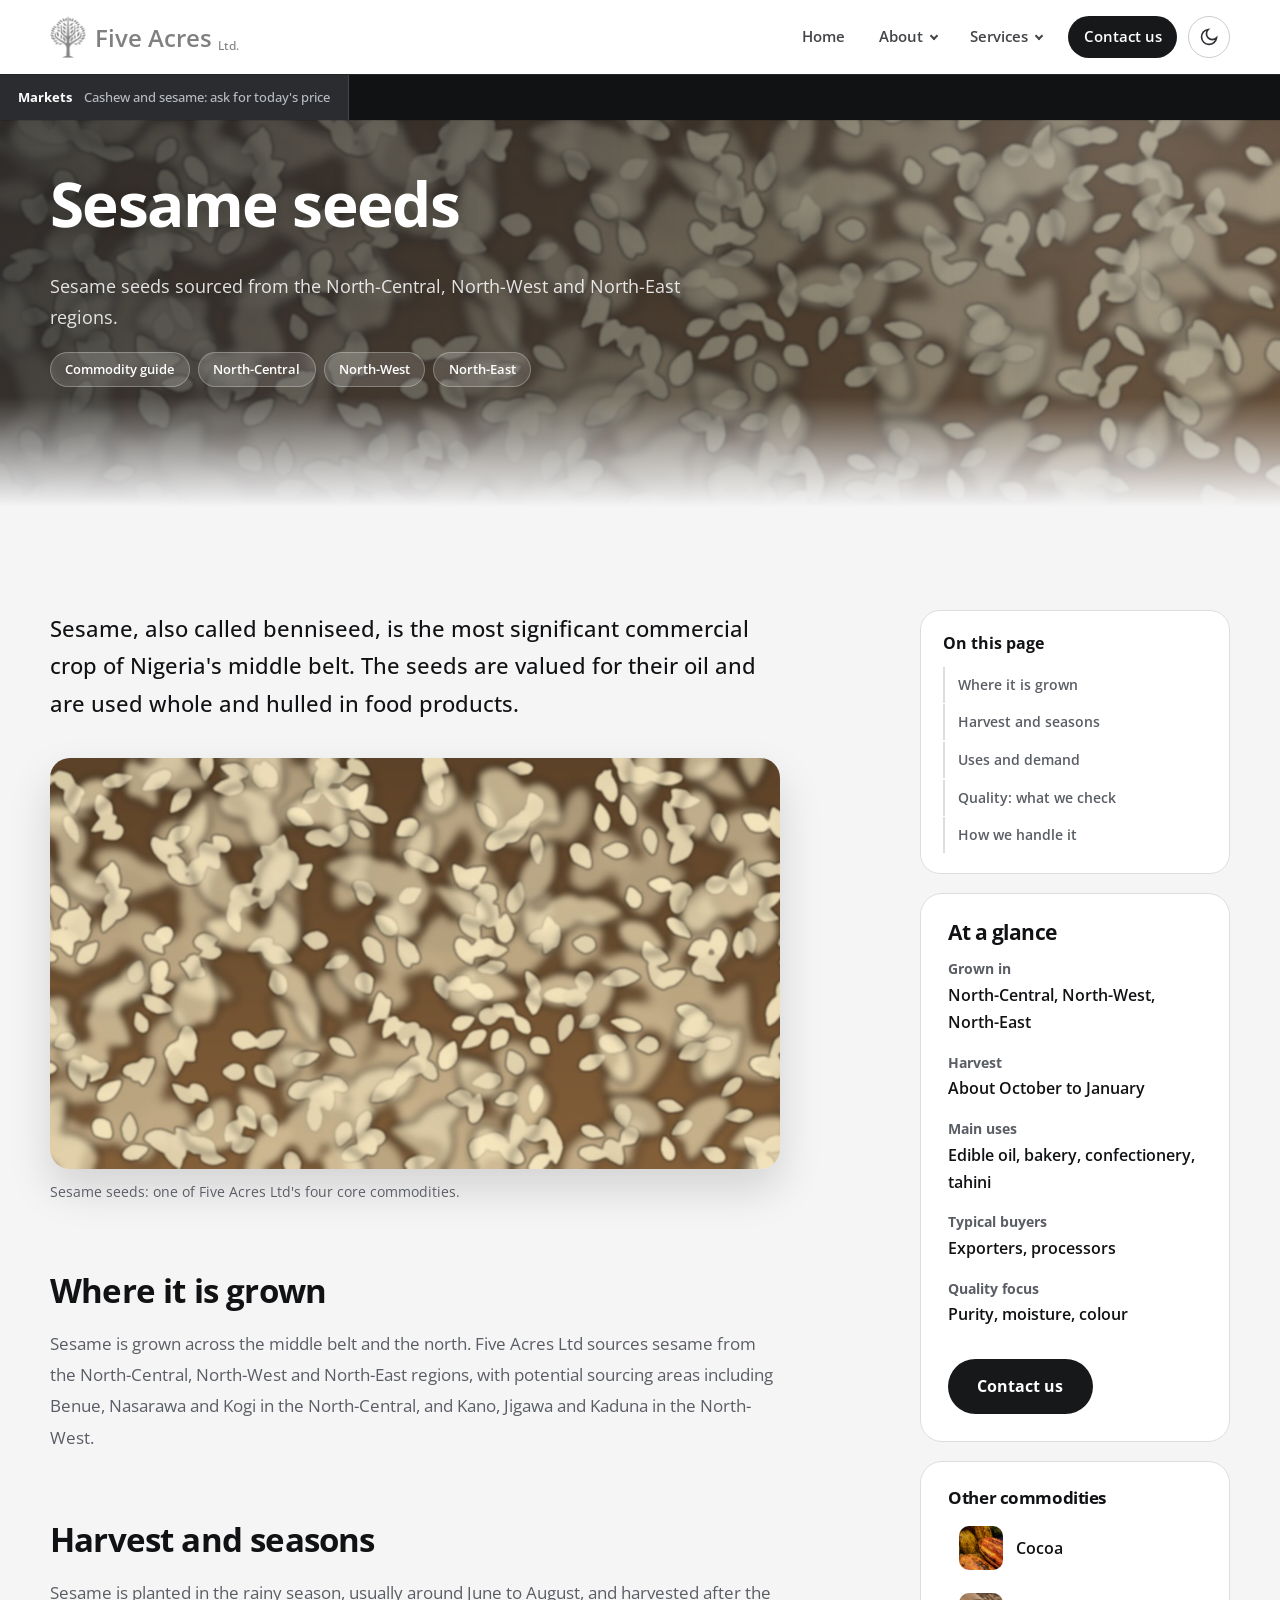
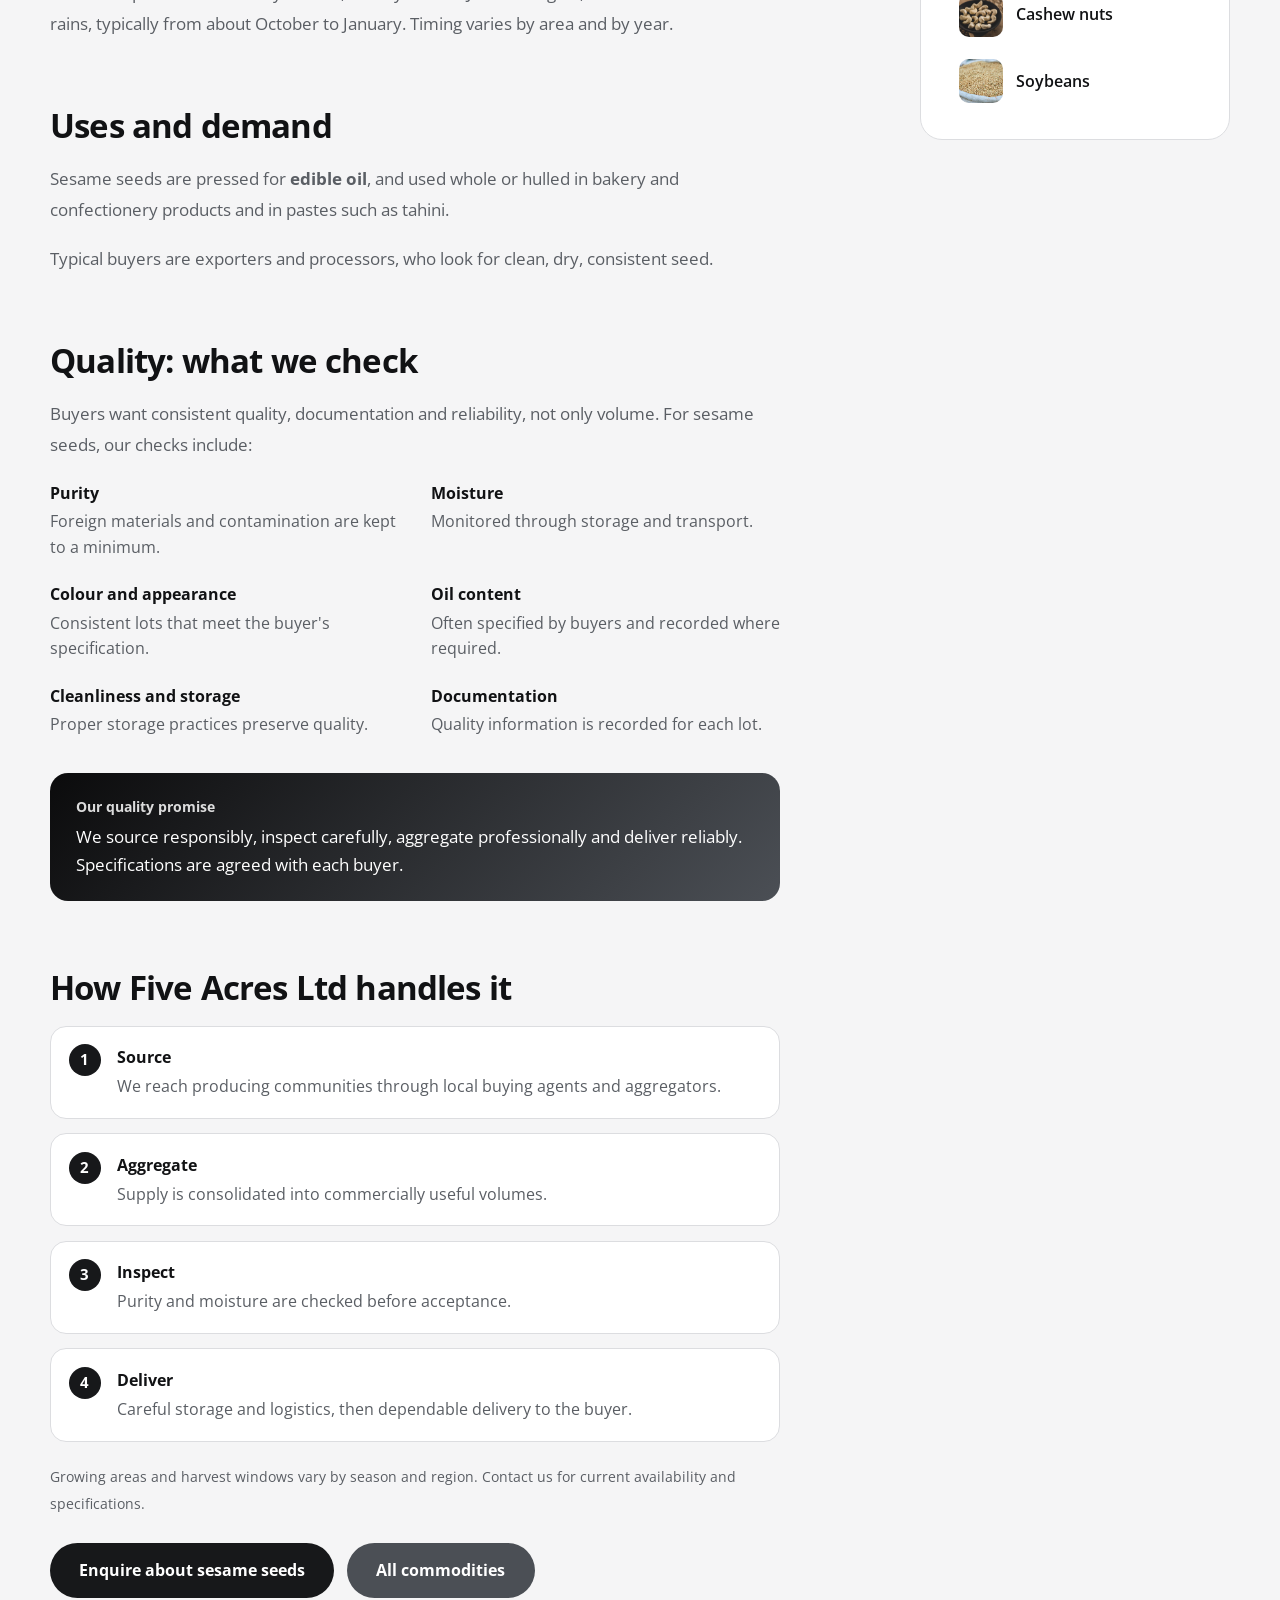
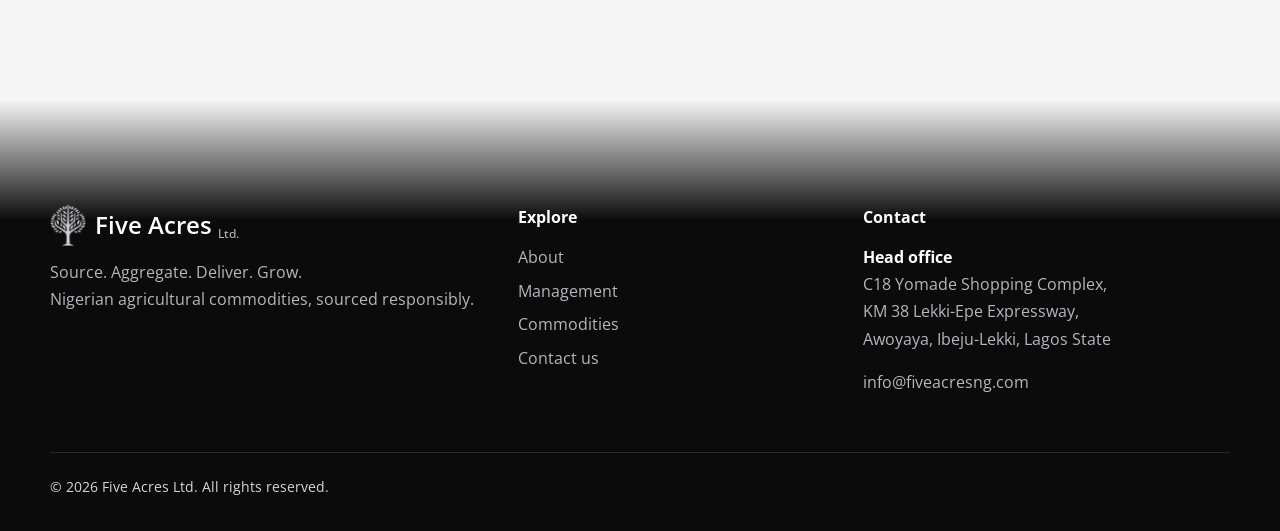
<file: commodities/sesame/index.html>
<!DOCTYPE html>
<html lang="en">

<head>
    <meta charset="utf-8">
    <meta name="viewport" content="width=device-width, initial-scale=1, viewport-fit=cover">
    <title>Sesame seeds | Nigerian Commodities | Five Acres Ltd</title>
    <meta name="description"
        content="Sesame seeds sourced from the North-Central, North-West and North-East regions. Learn about where it grows, the harvest season, uses and the quality we check.">
    <link rel="canonical" href="https://fiveacresng.com/commodities/sesame">
    <meta name="robots" content="index,follow,max-image-preview:large">
    <meta name="theme-color" content="#0f3d2e">
    <link rel="icon" href="../../favicon.ico" sizes="any">
    <link rel="icon" type="image/png" sizes="32x32" href="../../favicon-32.png">
    <link rel="icon" type="image/png" sizes="192x192" href="../../icon-192.png">
    <link rel="apple-touch-icon" href="../../apple-touch-icon.png">
    <link rel="manifest" href="../../site.webmanifest">
    <meta property="og:type" content="website">
    <meta property="og:site_name" content="Five Acres Ltd">
    <meta property="og:locale" content="en_NG">
    <meta property="og:title" content="Sesame seeds | Nigerian Commodities | Five Acres Ltd">
    <meta property="og:description"
        content="Sesame seeds sourced from the North-Central, North-West and North-East regions. Learn about where it grows, the harvest season, uses and the quality we check.">
    <meta property="og:url" content="https://fiveacresng.com/commodities/sesame">
    <meta property="og:image" content="https://fiveacresng.comassets/og-image.jpg">
    <meta property="og:image:width" content="1200">
    <meta property="og:image:height" content="630">
    <meta property="og:image:alt" content="Five Acres Ltd, Nigerian agricultural commodities">
    <meta name="twitter:card" content="summary_large_image">
    <meta name="twitter:title" content="Sesame seeds | Nigerian Commodities | Five Acres Ltd">
    <meta name="twitter:description"
        content="Sesame seeds sourced from the North-Central, North-West and North-East regions. Learn about where it grows, the harvest season, uses and the quality we check.">
    <meta name="twitter:image" content="https://fiveacresng.comassets/og-image.jpg">
    <link rel="preconnect" href="https://fonts.googleapis.com">
    <link rel="preconnect" href="https://fonts.gstatic.com" crossorigin>
    <link href="https://fonts.googleapis.com/css2?family=Open+Sans:wght@400;500;600;700;800&display=swap"
        rel="stylesheet">
    <script>
        const d = document.documentElement;
        d.classList.add('js');
        try {
            var t = localStorage.getItem('fa-theme')
        } catch (e) {}
        d.dataset.theme = t || (matchMedia('(prefers-color-scheme:dark)').matches ? 'dark' : 'light')
    </script>
    <link rel="stylesheet" href="../../assets/style.css">
    <script type="application/ld+json">
        {
            "@context": "https://schema.org",
            "@type": "BreadcrumbList",
            "itemListElement": [{
                "@type": "ListItem",
                "position": 1,
                "name": "Home",
                "item": "https://fiveacresng.com/"
            }, {
                "@type": "ListItem",
                "position": 2,
                "name": "Commodities",
                "item": "https://fiveacresng.com/commodities"
            }, {
                "@type": "ListItem",
                "position": 3,
                "name": "Sesame seeds",
                "item": "https://fiveacresng.com/commodities/sesame"
            }]
        }
    </script>
    <noscript>
        <style>
            .js .rv,
            .rv {
                opacity: 1 !important;
                transform: none !important
            }

            .hero h1 span,
            .hero .lead,
            .hero .bt,
            .glass {
                opacity: 1 !important;
                transform: none !important
            }
        </style>
    </noscript>
</head>

<body>
    <svg width="0" height="0" style="position:absolute" aria-hidden="true">
        <defs>
            <linearGradient id="gPod" x1="0" y1="0" x2="1" y2="1">
                <stop offset="0" stop-color="#f4c24f" />
                <stop offset=".55" stop-color="#dc7a2a" />
                <stop offset="1" stop-color="#a8431f" />
            </linearGradient>
            <radialGradient id="gBean" cx=".35" cy=".3" r=".85">
                <stop offset="0" stop-color="#b0764a" />
                <stop offset="1" stop-color="#3a2116" />
            </radialGradient>
            <radialGradient id="gApple" cx=".4" cy=".35" r=".8">
                <stop offset="0" stop-color="#ffd35c" />
                <stop offset=".6" stop-color="#f08a2c" />
                <stop offset="1" stop-color="#c8401f" />
            </radialGradient>
            <linearGradient id="gNut" x1="0" y1="0" x2="1" y2="1">
                <stop offset="0" stop-color="#b9a77a" />
                <stop offset="1" stop-color="#6f6040" />
            </linearGradient>
            <radialGradient id="gKern" cx=".4" cy=".3" r=".9">
                <stop offset="0" stop-color="#fff6dc" />
                <stop offset="1" stop-color="#dcbb7c" />
            </radialGradient>
            <linearGradient id="gSP" x1="0" y1="0" x2="0" y2="1">
                <stop offset="0" stop-color="#a6d062" />
                <stop offset="1" stop-color="#4b8a30" />
            </linearGradient>
            <radialGradient id="gSoy" cx=".35" cy=".3" r=".85">
                <stop offset="0" stop-color="#f7ebc0" />
                <stop offset="1" stop-color="#c9a55a" />
            </radialGradient>
            <radialGradient id="gSes" cx=".4" cy=".3" r=".9">
                <stop offset="0" stop-color="#fffef5" />
                <stop offset="1" stop-color="#e3d6ab" />
            </radialGradient>
        </defs>
    </svg>
    <a class="skip" href="#main">Skip to content</a>
    <header class="hd" id="hd">
        <div class="w">
            <a class="lg" href="../../" aria-label="Five Acres Ltd, home"><i class="lm" aria-hidden="true"></i>Five
                Acres<small>Ltd.</small></a>
            <button class="th" id="th" type="button" aria-label="Switch theme"></button>
            <button class="bg" id="bg" type="button" aria-label="Toggle menu" aria-expanded="false"
                aria-controls="nv"><i></i><i></i></button>
            <nav id="nv" aria-label="Main"><a href="../../">Home</a>
                <div class="dd"><a class="top" href="../../about">About</a>
                    <div class="sub"><a href="../../about">Company profile</a><a href="../../management">Management</a>
                    </div>
                </div>
                <div class="dd"><a class="top" href="../../commodities" data-p="/commodities,/technology">Services</a>
                    <div class="sub"><a href="../../commodities">Commodities</a><a
                            href="../../technology">Technology</a></div>
                </div>
                <a class="cta" href="../../contact">Contact us</a>
            </nav>
        </div>

        <div class="mkt" id="mkt" role="region" aria-label="Market prices and exchange rates">
            <a class="mkt-l" href="../../contact"><b>Markets</b><span>Cashew and sesame: ask for today's
                    price</span></a>
            <div class="mkt-v" id="mktv"></div>
        </div>
    </header>
    <main id="main">
        <div class="page on">
            <header class="ph" style="background:linear-gradient(90deg,rgba(36,38,42,.8) 0%,rgba(36,38,42,.55) 55%,rgba(36,38,42,.3) 100%),url('../../assets/img/hero-sesame.jpg') center/cover no-repeat !important">
                <div class="w">
                    <h1>Sesame seeds</h1>
                    <p>Sesame seeds sourced from the North-Central, North-West and North-East regions.</p>
                    <div class="art-meta"><span>Commodity
                            guide</span><span>North-Central</span><span>North-West</span><span>North-East</span></div>
                </div>
            </header>

            <div class="s">
                <div class="w art-wrap">
                    <article class="art">
                        <p class="lead2 rv">Sesame, also called benniseed, is the most significant commercial crop of
                            Nigeria's middle belt. The seeds are valued for their oil and are used whole and hulled in
                            food products.</p>
                        <figure class="rv"><img src="../../assets/img/hero-sesame.jpg" alt="Sesame seeds"
                                loading="lazy">
                            <figcaption>Sesame seeds: one of Five Acres Ltd's four core commodities.</figcaption>
                        </figure>

                        <h2 id="grown" class="rv">Where it is grown</h2>
                        <p class="rv">Sesame is grown across the middle belt and the north. Five Acres Ltd sources
                            sesame from the North-Central, North-West and North-East regions, with potential sourcing
                            areas including Benue, Nasarawa and Kogi in the North-Central, and Kano, Jigawa and Kaduna
                            in the North-West.</p>

                        <h2 id="season" class="rv">Harvest and seasons</h2>
                        <p class="rv">Sesame is planted in the rainy season, usually around June to August, and
                            harvested after the rains, typically from about October to January. Timing varies by area
                            and by year.</p>

                        <h2 id="uses" class="rv">Uses and demand</h2>
                        <p class="rv">Sesame seeds are pressed for <b>edible oil</b>, and used whole or hulled in bakery
                            and confectionery products and in pastes such as tahini.</p>
                        <p class="rv">Typical buyers are exporters and processors, who look for clean, dry, consistent
                            seed.</p>

                        <h2 id="quality" class="rv">Quality: what we check</h2>
                        <p class="rv">Buyers want consistent quality, documentation and reliability, not only volume.
                            For sesame seeds, our checks include:</p>
                        <dl class="vals rv">
                            <div>
                                <dt>Purity</dt>
                                <dd>Foreign materials and contamination are kept to a minimum.</dd>
                            </div>
                            <div>
                                <dt>Moisture</dt>
                                <dd>Monitored through storage and transport.</dd>
                            </div>
                            <div>
                                <dt>Colour and appearance</dt>
                                <dd>Consistent lots that meet the buyer's specification.</dd>
                            </div>
                            <div>
                                <dt>Oil content</dt>
                                <dd>Often specified by buyers and recorded where required.</dd>
                            </div>
                            <div>
                                <dt>Cleanliness and storage</dt>
                                <dd>Proper storage practices preserve quality.</dd>
                            </div>
                            <div>
                                <dt>Documentation</dt>
                                <dd>Quality information is recorded for each lot.</dd>
                            </div>
                        </dl>
                        <div class="callout rv"><b>Our quality promise</b>We source responsibly, inspect carefully,
                            aggregate professionally and deliver reliably. Specifications are agreed with each buyer.
                        </div>

                        <h2 id="handling" class="rv">How Five Acres Ltd handles it</h2>
                        <div class="steps">
                            <div class="rv"><b>Source</b><span>We reach producing communities through local buying
                                    agents and aggregators.</span></div>
                            <div class="rv"><b>Aggregate</b><span>Supply is consolidated into commercially useful
                                    volumes.</span></div>
                            <div class="rv"><b>Inspect</b><span>Purity and moisture are checked before
                                    acceptance.</span></div>
                            <div class="rv"><b>Deliver</b><span>Careful storage and logistics, then dependable delivery
                                    to the buyer.</span></div>
                        </div>
                        <p class="note rv">Growing areas and harvest windows vary by season and region. Contact us for
                            current availability and specifications.</p>
                        <div class="bt rv"><a class="b d" href="../../contact">Enquire about sesame seeds</a><a
                                class="b d" href="../../commodities" style="background:var(--g6)">All commodities</a>
                        </div>
                    </article>

                    <aside class="art-side">
                        <div class="toc" role="navigation" aria-label="In this article"><b>On this page</b><a
                                href="#grown">Where it is grown</a><a href="#season">Harvest and seasons</a><a
                                href="#uses">Uses and demand</a><a href="#quality">Quality: what we check</a><a
                                href="#handling">How we handle it</a></div>
                        <div class="cd glance">
                            <h3>At a glance</h3>
                            <dl>
                                <dt>Grown in</dt>
                                <dd>North-Central, North-West, North-East</dd>
                                <dt>Harvest</dt>
                                <dd>About October to January</dd>
                                <dt>Main uses</dt>
                                <dd>Edible oil, bakery, confectionery, tahini</dd>
                                <dt>Typical buyers</dt>
                                <dd>Exporters, processors</dd>
                                <dt>Quality focus</dt>
                                <dd>Purity, moisture, colour</dd>
                            </dl><a class="b d" href="../../contact" style="margin-top:1rem">Contact us</a>
                        </div>
                        <div class="cd">
                            <h3 style="font-size:1.05rem">Other commodities</h3>
                            <div class="others"><a href="../cocoa"><img src="../../assets/img/cocoa.jpg"
                                        alt="" loading="lazy">Cocoa</a><a href="../cashew"><img
                                        src="../../assets/img/cashew.jpg" alt="" loading="lazy">Cashew nuts</a><a
                                    href="../soybeans"><img src="../../assets/img/soybeans.jpg" alt=""
                                        loading="lazy">Soybeans</a></div>
                        </div>
                    </aside>
                </div>
            </div>
        </div>
    </main>
    <footer class="ft">
        <div class="w">
            <div class="fg">
                <div><a class="lg" href="/"><i class="lm" aria-hidden="true"></i>Five Acres<small>Ltd.</small></a>
                    <p>Source. Aggregate. Deliver. Grow.<br>Nigerian agricultural commodities, sourced responsibly.</p>
                </div>
                <div>
                    <h4>Explore</h4>
                    <div class="fl"><a href="../../about">About</a><a href="../../management">Management</a><a
                            href="../../commodities">Commodities</a><a href="../../contact">Contact us</a></div>
                </div>
                <div>
                    <h4>Contact</h4>
                    <address style="font-style:normal">
                        <p><b style="color:#fff">Head office</b><br>C18 Yomade Shopping Complex,<br>KM 38 Lekki-Epe
                            Expressway,<br>Awoyaya, Ibeju-Lekki, Lagos State</p>

                        <p><a href="mailto:info@fiveacresng.com">info@fiveacresng.com</a></p>
                    </address>
                </div>
            </div>
            <div class="cp">© 2026 Five Acres Ltd. All rights reserved. </div>
        </div>
    </footer>
    <script src="../../assets/app.js" defer></script>
</body>

</html>
</file>
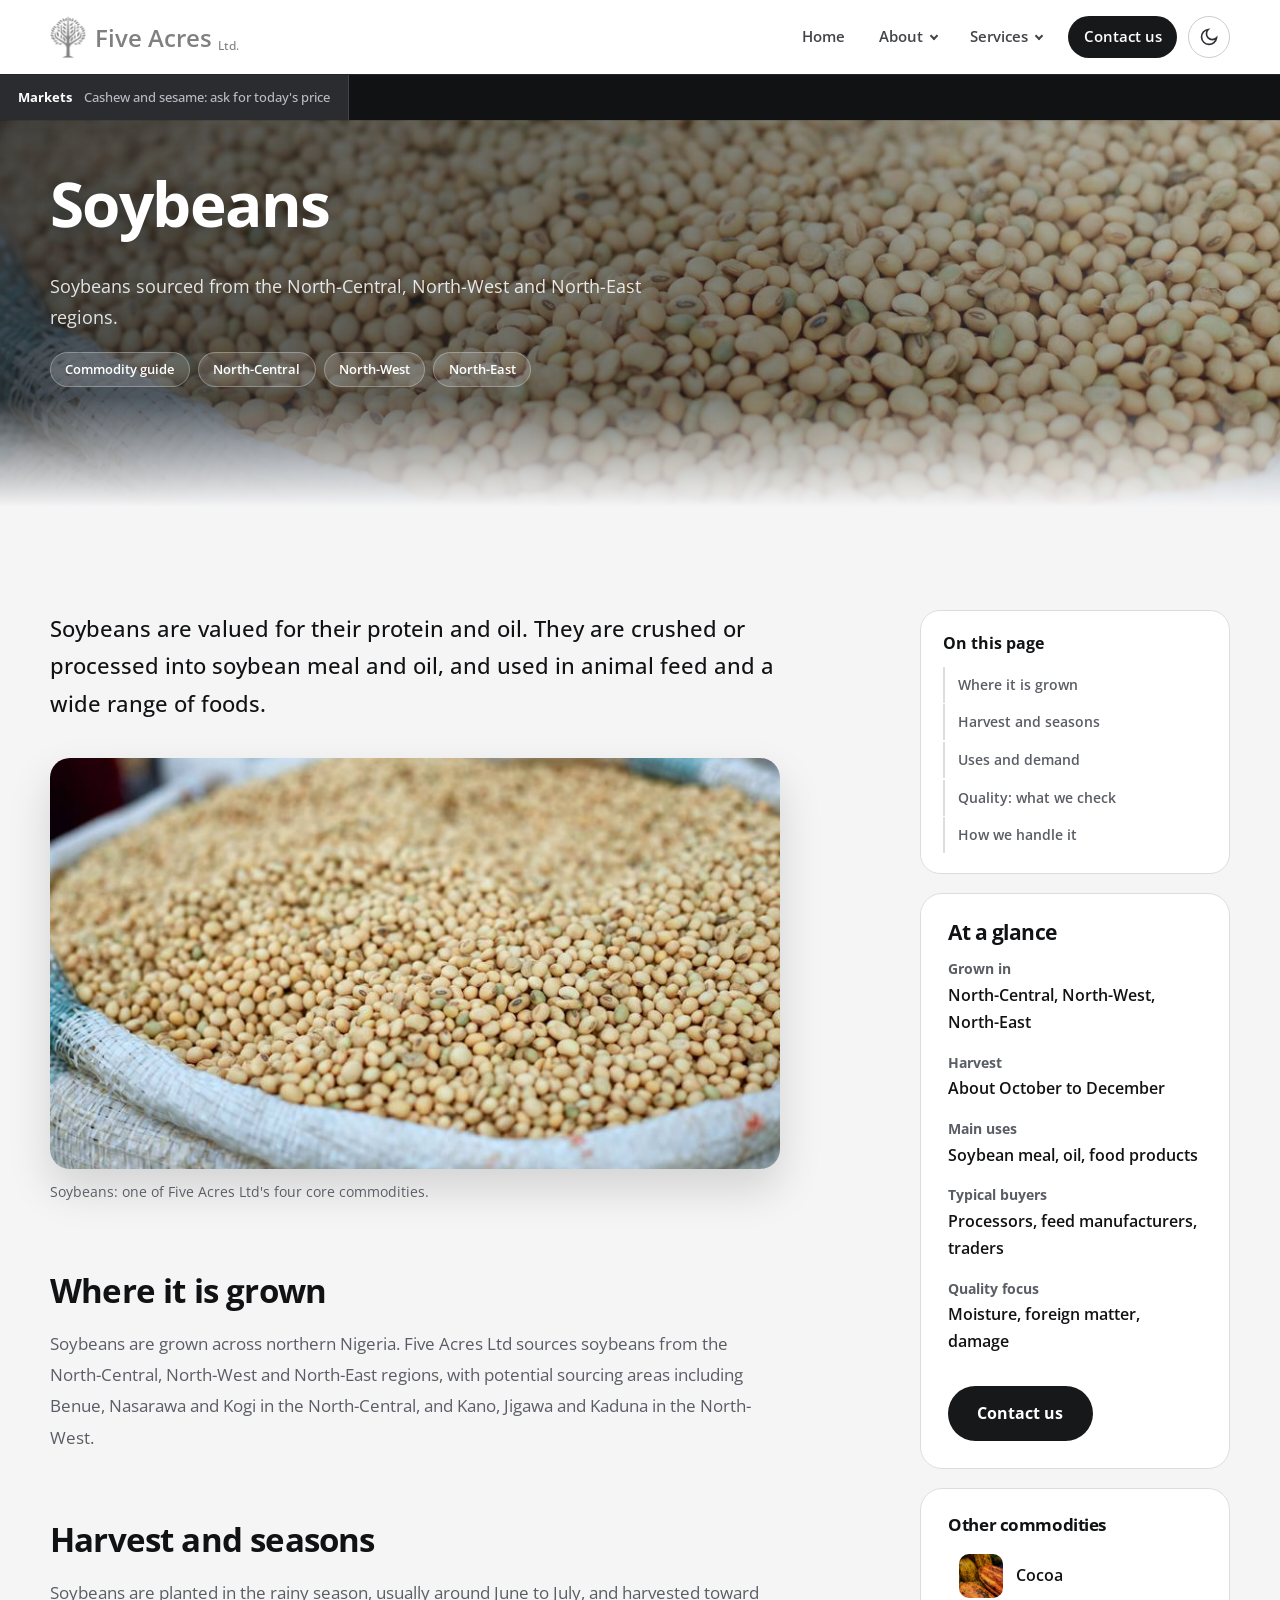
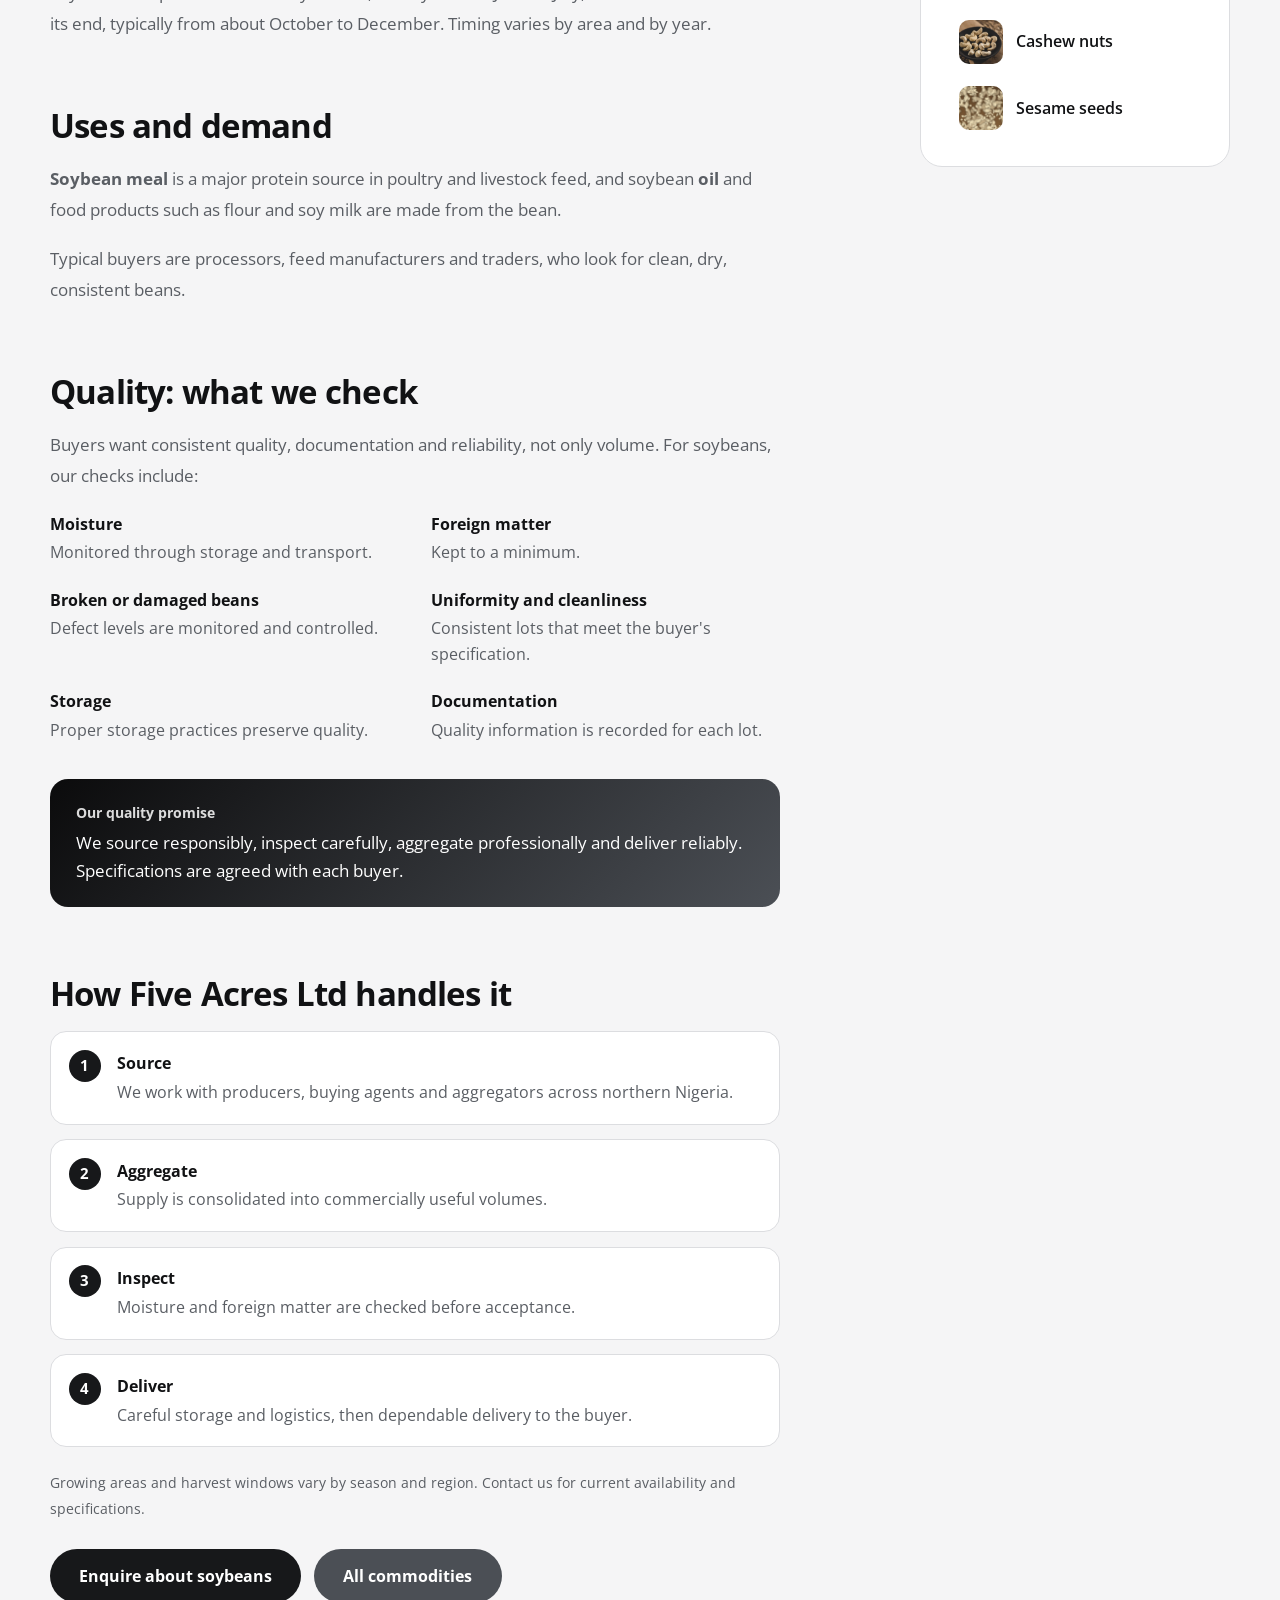
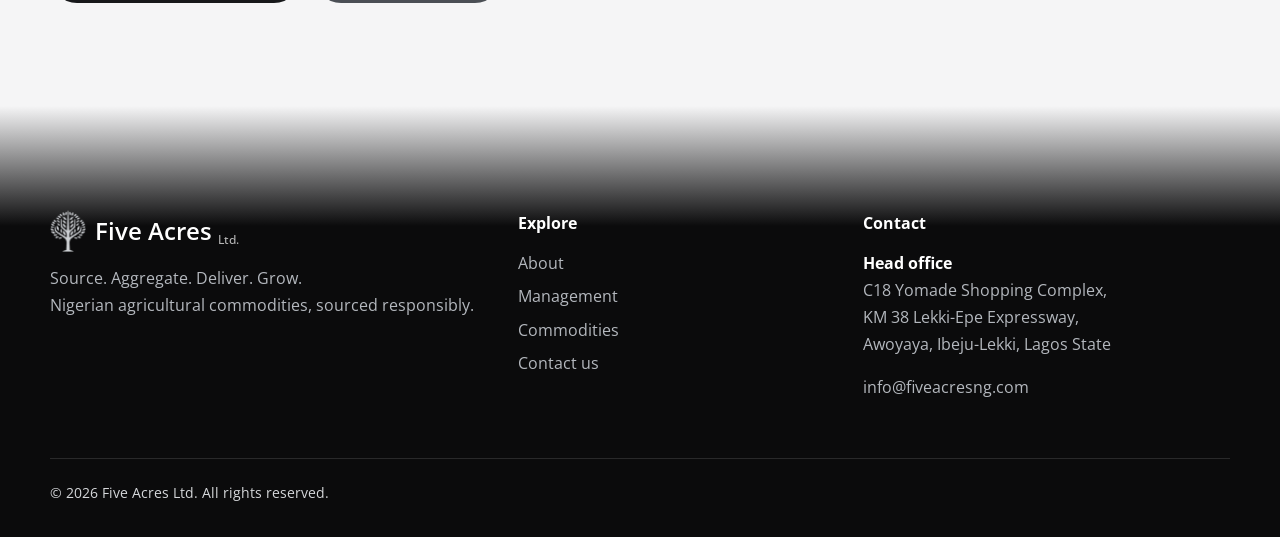
<file: commodities/soybeans/index.html>
<!DOCTYPE html>
<html lang="en">

<head>
    <meta charset="utf-8">
    <meta name="viewport" content="width=device-width, initial-scale=1, viewport-fit=cover">
    <title>Soybeans | Nigerian Commodities | Five Acres Ltd</title>
    <meta name="description"
        content="Soybeans sourced from the North-Central, North-West and North-East regions. Learn about where it grows, the harvest season, uses and the quality we check.">
    <link rel="canonical" href="https://fiveacresng.com/commodities/soybeans">
    <meta name="robots" content="index,follow,max-image-preview:large">
    <meta name="theme-color" content="#0f3d2e">
    <link rel="icon" href="../../favicon.ico" sizes="any">
    <link rel="icon" type="image/png" sizes="32x32" href="../../favicon-32.png">
    <link rel="icon" type="image/png" sizes="192x192" href="../../icon-192.png">
    <link rel="apple-touch-icon" href="../../apple-touch-icon.png">
    <link rel="manifest" href="../../site.webmanifest">
    <meta property="og:type" content="website">
    <meta property="og:site_name" content="Five Acres Ltd">
    <meta property="og:locale" content="en_NG">
    <meta property="og:title" content="Soybeans | Nigerian Commodities | Five Acres Ltd">
    <meta property="og:description"
        content="Soybeans sourced from the North-Central, North-West and North-East regions. Learn about where it grows, the harvest season, uses and the quality we check.">
    <meta property="og:url" content="https://fiveacresng.com/commodities/soybeans">
    <meta property="og:image" content="https://fiveacresng.comassets/og-image.jpg">
    <meta property="og:image:width" content="1200">
    <meta property="og:image:height" content="630">
    <meta property="og:image:alt" content="Five Acres Ltd, Nigerian agricultural commodities">
    <meta name="twitter:card" content="summary_large_image">
    <meta name="twitter:title" content="Soybeans | Nigerian Commodities | Five Acres Ltd">
    <meta name="twitter:description"
        content="Soybeans sourced from the North-Central, North-West and North-East regions. Learn about where it grows, the harvest season, uses and the quality we check.">
    <meta name="twitter:image" content="https://fiveacresng.comassets/og-image.jpg">
    <link rel="preconnect" href="https://fonts.googleapis.com">
    <link rel="preconnect" href="https://fonts.gstatic.com" crossorigin>
    <link href="https://fonts.googleapis.com/css2?family=Open+Sans:wght@400;500;600;700;800&display=swap"
        rel="stylesheet">
    <script>
        const d = document.documentElement;
        d.classList.add('js');
        try {
            var t = localStorage.getItem('fa-theme')
        } catch (e) {}
        d.dataset.theme = t || (matchMedia('(prefers-color-scheme:dark)').matches ? 'dark' : 'light')
    </script>
    <link rel="stylesheet" href="../../assets/style.css">
    <script type="application/ld+json">
        {
            "@context": "https://schema.org",
            "@type": "BreadcrumbList",
            "itemListElement": [{
                "@type": "ListItem",
                "position": 1,
                "name": "Home",
                "item": "https://fiveacresng.com/"
            }, {
                "@type": "ListItem",
                "position": 2,
                "name": "Commodities",
                "item": "https://fiveacresng.com/commodities"
            }, {
                "@type": "ListItem",
                "position": 3,
                "name": "Soybeans",
                "item": "https://fiveacresng.com/commodities/soybeans"
            }]
        }
    </script>
    <noscript>
        <style>
            .js .rv,
            .rv {
                opacity: 1 !important;
                transform: none !important
            }

            .hero h1 span,
            .hero .lead,
            .hero .bt,
            .glass {
                opacity: 1 !important;
                transform: none !important
            }
        </style>
    </noscript>
</head>

<body>
    <svg width="0" height="0" style="position:absolute" aria-hidden="true">
        <defs>
            <linearGradient id="gPod" x1="0" y1="0" x2="1" y2="1">
                <stop offset="0" stop-color="#f4c24f" />
                <stop offset=".55" stop-color="#dc7a2a" />
                <stop offset="1" stop-color="#a8431f" />
            </linearGradient>
            <radialGradient id="gBean" cx=".35" cy=".3" r=".85">
                <stop offset="0" stop-color="#b0764a" />
                <stop offset="1" stop-color="#3a2116" />
            </radialGradient>
            <radialGradient id="gApple" cx=".4" cy=".35" r=".8">
                <stop offset="0" stop-color="#ffd35c" />
                <stop offset=".6" stop-color="#f08a2c" />
                <stop offset="1" stop-color="#c8401f" />
            </radialGradient>
            <linearGradient id="gNut" x1="0" y1="0" x2="1" y2="1">
                <stop offset="0" stop-color="#b9a77a" />
                <stop offset="1" stop-color="#6f6040" />
            </linearGradient>
            <radialGradient id="gKern" cx=".4" cy=".3" r=".9">
                <stop offset="0" stop-color="#fff6dc" />
                <stop offset="1" stop-color="#dcbb7c" />
            </radialGradient>
            <linearGradient id="gSP" x1="0" y1="0" x2="0" y2="1">
                <stop offset="0" stop-color="#a6d062" />
                <stop offset="1" stop-color="#4b8a30" />
            </linearGradient>
            <radialGradient id="gSoy" cx=".35" cy=".3" r=".85">
                <stop offset="0" stop-color="#f7ebc0" />
                <stop offset="1" stop-color="#c9a55a" />
            </radialGradient>
            <radialGradient id="gSes" cx=".4" cy=".3" r=".9">
                <stop offset="0" stop-color="#fffef5" />
                <stop offset="1" stop-color="#e3d6ab" />
            </radialGradient>
        </defs>
    </svg>
    <a class="skip" href="#main">Skip to content</a>
    <header class="hd" id="hd">
        <div class="w">
            <a class="lg" href="../../" aria-label="Five Acres Ltd, home"><i class="lm" aria-hidden="true"></i>Five
                Acres<small>Ltd.</small></a>
            <button class="th" id="th" type="button" aria-label="Switch theme"></button>
            <button class="bg" id="bg" type="button" aria-label="Toggle menu" aria-expanded="false"
                aria-controls="nv"><i></i><i></i></button>
            <nav id="nv" aria-label="Main"><a href="../../">Home</a>
                <div class="dd"><a class="top" href="../../about">About</a>
                    <div class="sub"><a href="../../about">Company profile</a><a href="../../management">Management</a>
                    </div>
                </div>
                <div class="dd"><a class="top" href="../../commodities" data-p="/commodities,/technology">Services</a>
                    <div class="sub"><a href="../../commodities">Commodities</a><a
                            href="../../technology">Technology</a></div>
                </div>
                <a class="cta" href="../../contact">Contact us</a>
            </nav>
        </div>

        <div class="mkt" id="mkt" role="region" aria-label="Market prices and exchange rates">
            <a class="mkt-l" href="../../contact"><b>Markets</b><span>Cashew and sesame: ask for today's
                    price</span></a>
            <div class="mkt-v" id="mktv"></div>
        </div>
    </header>
    <main id="main">
        <div class="page on">
            <header class="ph" style="background:linear-gradient(90deg,rgba(36,38,42,.8) 0%,rgba(36,38,42,.55) 55%,rgba(36,38,42,.3) 100%),url('../../assets/img/hero-soybeans.jpg') center/cover no-repeat !important">
                <div class="w">
                    <h1>Soybeans</h1>
                    <p>Soybeans sourced from the North-Central, North-West and North-East regions.</p>
                    <div class="art-meta"><span>Commodity
                            guide</span><span>North-Central</span><span>North-West</span><span>North-East</span></div>
                </div>
            </header>

            <div class="s">
                <div class="w art-wrap">
                    <article class="art">
                        <p class="lead2 rv">Soybeans are valued for their protein and oil. They are crushed or processed
                            into soybean meal and oil, and used in animal feed and a wide range of foods.</p>
                        <figure class="rv"><img src="../../assets/img/soybeans.jpg" alt="Soybeans in a sack"
                                loading="lazy">
                            <figcaption>Soybeans: one of Five Acres Ltd's four core commodities.</figcaption>
                        </figure>

                        <h2 id="grown" class="rv">Where it is grown</h2>
                        <p class="rv">Soybeans are grown across northern Nigeria. Five Acres Ltd sources soybeans from
                            the North-Central, North-West and North-East regions, with potential sourcing areas
                            including Benue, Nasarawa and Kogi in the North-Central, and Kano, Jigawa and Kaduna in the
                            North-West.</p>

                        <h2 id="season" class="rv">Harvest and seasons</h2>
                        <p class="rv">Soybeans are planted in the rainy season, usually around June to July, and
                            harvested toward its end, typically from about October to December. Timing varies by area
                            and by year.</p>

                        <h2 id="uses" class="rv">Uses and demand</h2>
                        <p class="rv"><b>Soybean meal</b> is a major protein source in poultry and livestock feed, and
                            soybean <b>oil</b> and food products such as flour and soy milk are made from the bean.</p>
                        <p class="rv">Typical buyers are processors, feed manufacturers and traders, who look for clean,
                            dry, consistent beans.</p>

                        <h2 id="quality" class="rv">Quality: what we check</h2>
                        <p class="rv">Buyers want consistent quality, documentation and reliability, not only volume.
                            For soybeans, our checks include:</p>
                        <dl class="vals rv">
                            <div>
                                <dt>Moisture</dt>
                                <dd>Monitored through storage and transport.</dd>
                            </div>
                            <div>
                                <dt>Foreign matter</dt>
                                <dd>Kept to a minimum.</dd>
                            </div>
                            <div>
                                <dt>Broken or damaged beans</dt>
                                <dd>Defect levels are monitored and controlled.</dd>
                            </div>
                            <div>
                                <dt>Uniformity and cleanliness</dt>
                                <dd>Consistent lots that meet the buyer's specification.</dd>
                            </div>
                            <div>
                                <dt>Storage</dt>
                                <dd>Proper storage practices preserve quality.</dd>
                            </div>
                            <div>
                                <dt>Documentation</dt>
                                <dd>Quality information is recorded for each lot.</dd>
                            </div>
                        </dl>
                        <div class="callout rv"><b>Our quality promise</b>We source responsibly, inspect carefully,
                            aggregate professionally and deliver reliably. Specifications are agreed with each buyer.
                        </div>

                        <h2 id="handling" class="rv">How Five Acres Ltd handles it</h2>
                        <div class="steps">
                            <div class="rv"><b>Source</b><span>We work with producers, buying agents and aggregators
                                    across northern Nigeria.</span></div>
                            <div class="rv"><b>Aggregate</b><span>Supply is consolidated into commercially useful
                                    volumes.</span></div>
                            <div class="rv"><b>Inspect</b><span>Moisture and foreign matter are checked before
                                    acceptance.</span></div>
                            <div class="rv"><b>Deliver</b><span>Careful storage and logistics, then dependable delivery
                                    to the buyer.</span></div>
                        </div>
                        <p class="note rv">Growing areas and harvest windows vary by season and region. Contact us for
                            current availability and specifications.</p>
                        <div class="bt rv"><a class="b d" href="../../contact">Enquire about soybeans</a><a class="b d"
                                href="../../commodities" style="background:var(--g6)">All commodities</a></div>
                    </article>

                    <aside class="art-side">
                        <div class="toc" role="navigation" aria-label="In this article"><b>On this page</b><a
                                href="#grown">Where it is grown</a><a href="#season">Harvest and seasons</a><a
                                href="#uses">Uses and demand</a><a href="#quality">Quality: what we check</a><a
                                href="#handling">How we handle it</a></div>
                        <div class="cd glance">
                            <h3>At a glance</h3>
                            <dl>
                                <dt>Grown in</dt>
                                <dd>North-Central, North-West, North-East</dd>
                                <dt>Harvest</dt>
                                <dd>About October to December</dd>
                                <dt>Main uses</dt>
                                <dd>Soybean meal, oil, food products</dd>
                                <dt>Typical buyers</dt>
                                <dd>Processors, feed manufacturers, traders</dd>
                                <dt>Quality focus</dt>
                                <dd>Moisture, foreign matter, damage</dd>
                            </dl><a class="b d" href="../../contact" style="margin-top:1rem">Contact us</a>
                        </div>
                        <div class="cd">
                            <h3 style="font-size:1.05rem">Other commodities</h3>
                            <div class="others"><a href="../cocoa"><img src="../../assets/img/cocoa.jpg"
                                        alt="" loading="lazy">Cocoa</a><a href="../cashew"><img
                                        src="../../assets/img/cashew.jpg" alt="" loading="lazy">Cashew nuts</a><a
                                    href="../sesame"><img src="../../assets/img/hero-sesame.jpg" alt=""
                                        loading="lazy">Sesame seeds</a></div>
                        </div>
                    </aside>
                </div>
            </div>
        </div>
    </main>
    <footer class="ft">
        <div class="w">
            <div class="fg">
                <div><a class="lg" href="/"><i class="lm" aria-hidden="true"></i>Five Acres<small>Ltd.</small></a>
                    <p>Source. Aggregate. Deliver. Grow.<br>Nigerian agricultural commodities, sourced responsibly.</p>
                </div>
                <div>
                    <h4>Explore</h4>
                    <div class="fl"><a href="../../about">About</a><a href="../../management">Management</a><a
                            href="../../commodities">Commodities</a><a href="../../contact">Contact us</a></div>
                </div>
                <div>
                    <h4>Contact</h4>
                    <address style="font-style:normal">
                        <p><b style="color:#fff">Head office</b><br>C18 Yomade Shopping Complex,<br>KM 38 Lekki-Epe
                            Expressway,<br>Awoyaya, Ibeju-Lekki, Lagos State</p>

                        <p><a href="mailto:info@fiveacresng.com">info@fiveacresng.com</a></p>
                    </address>
                </div>
            </div>
            <div class="cp">© 2026 Five Acres Ltd. All rights reserved. </div>
        </div>
    </footer>
    <script src="../../assets/app.js" defer></script>
</body>

</html>
</file>
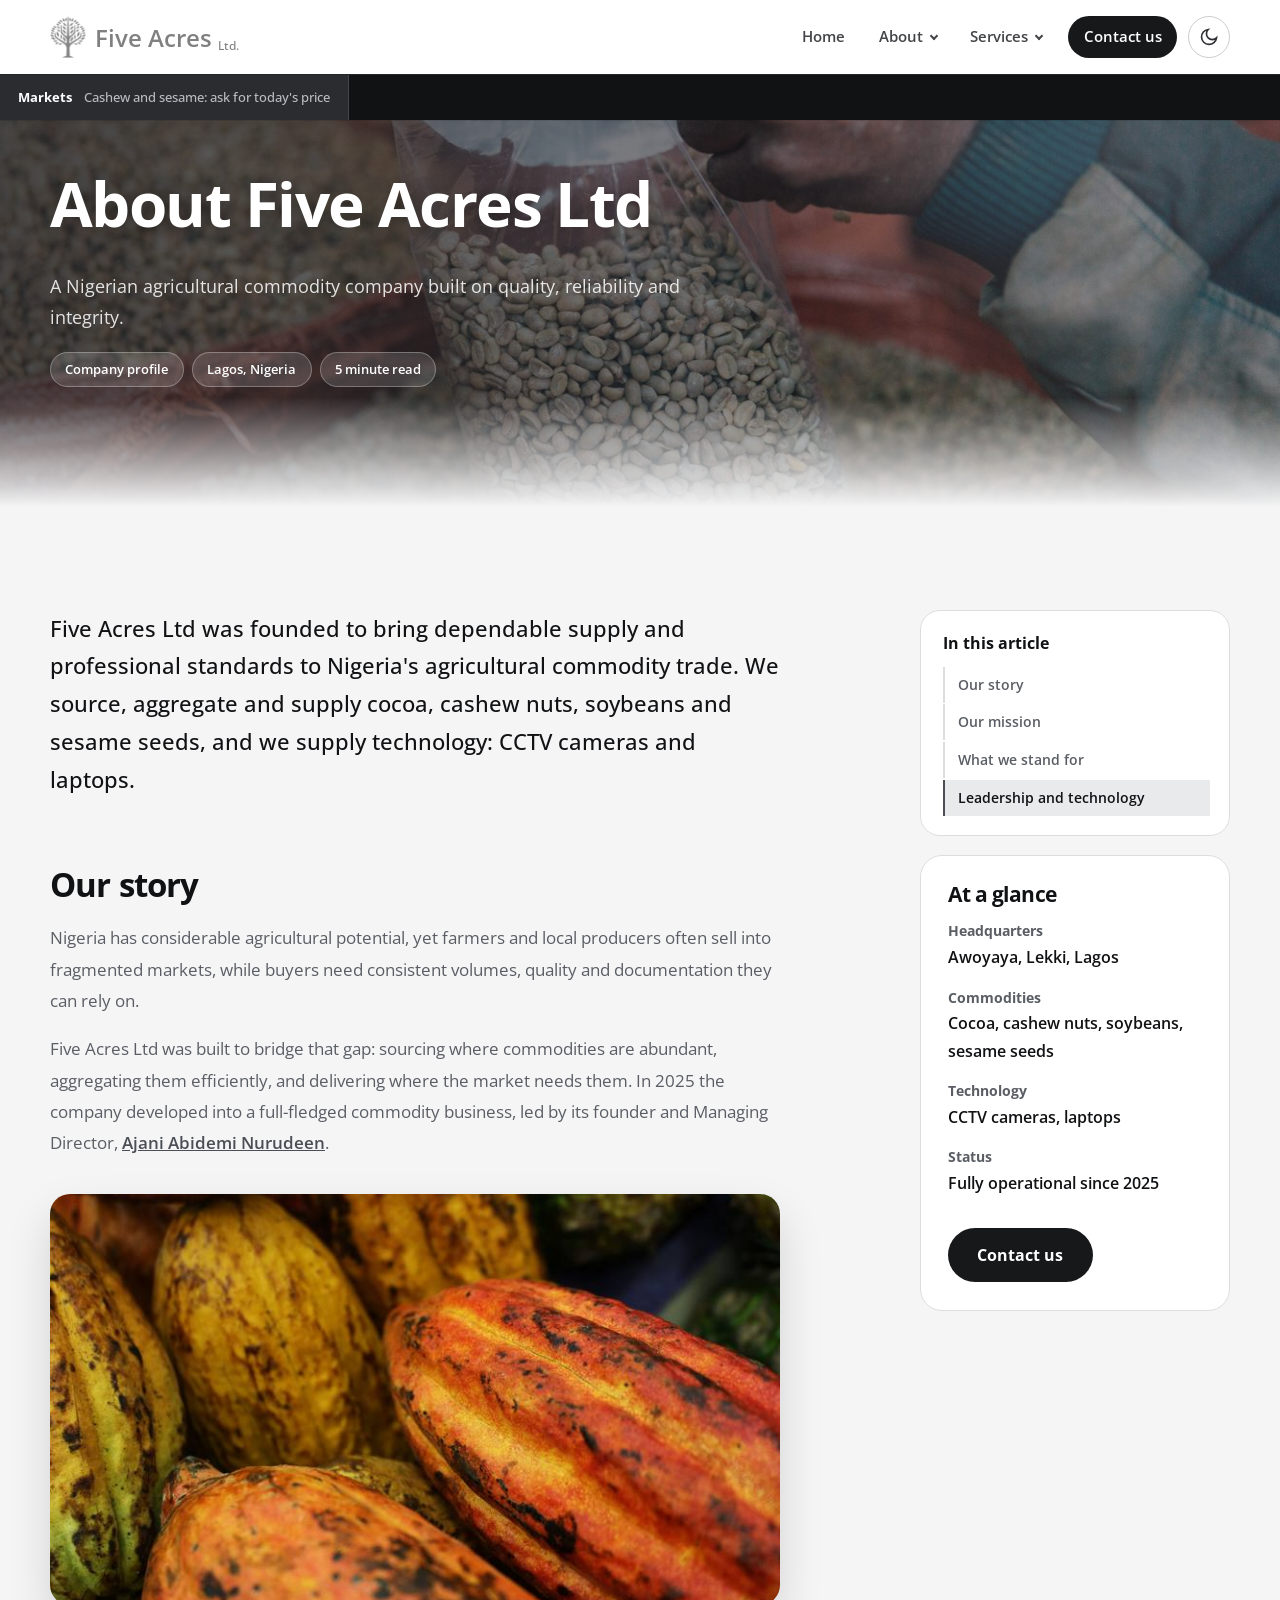
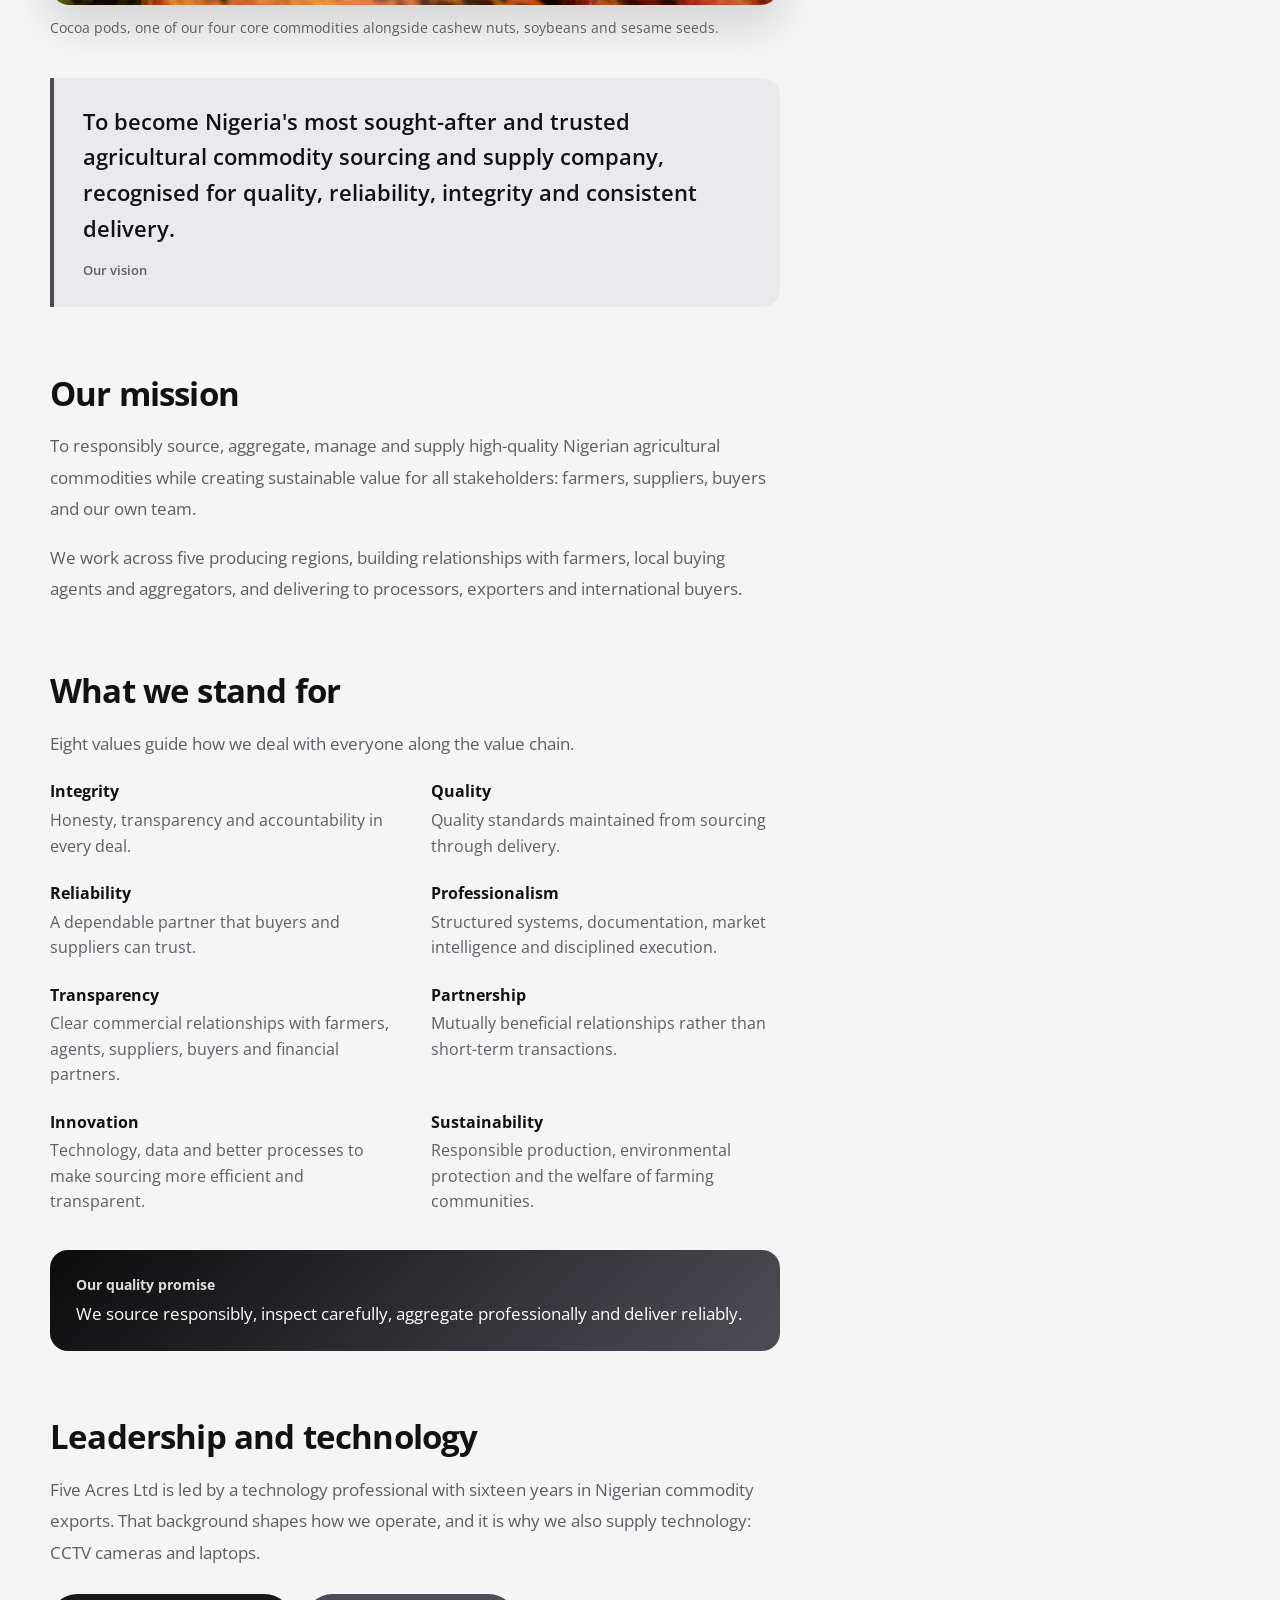
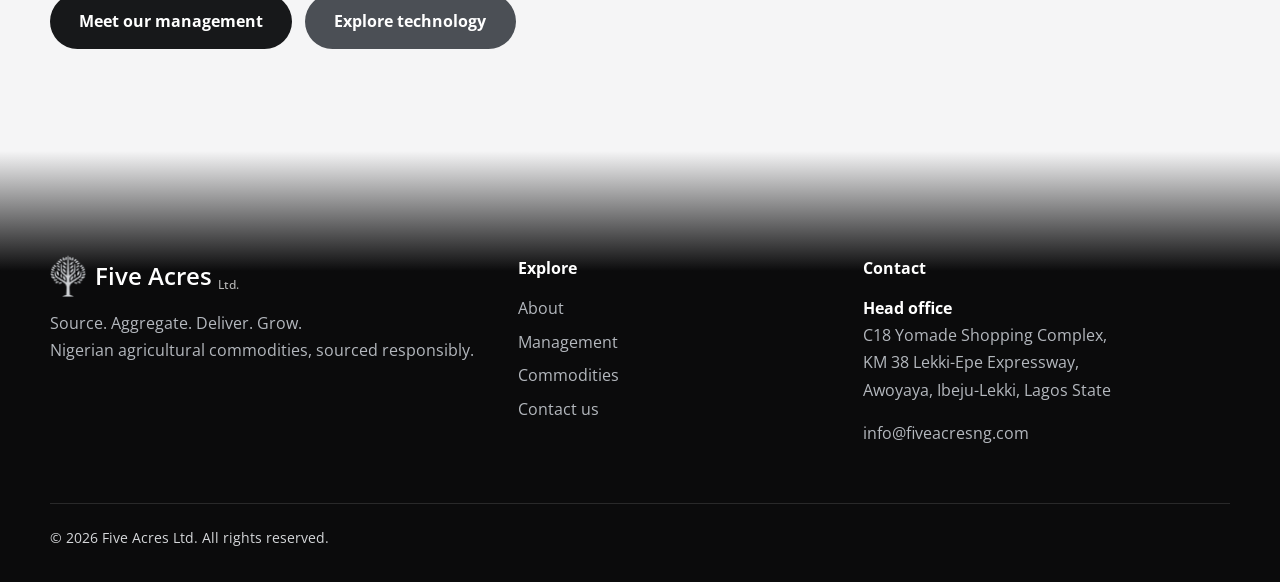
<file: about/index2.html>
<!DOCTYPE html>
<html lang="en">

<head>
    <meta charset="utf-8">
    <meta name="viewport" content="width=device-width, initial-scale=1, viewport-fit=cover">
    <title>About Five Acres Ltd | Nigerian Commodity Company</title>
    <meta name="description"
        content="Five Acres Ltd is a Nigerian agricultural commodity company built on quality, reliability and integrity. Learn about our vision, mission and values.">
    <link rel="canonical" href="https://fiveacresng.com/about">
    <meta name="robots" content="index,follow,max-image-preview:large">
    <meta name="theme-color" content="#0f3d2e">
    <link rel="icon" href="../favicon.ico" sizes="any">
    <link rel="icon" type="image/png" sizes="32x32" href="../favicon-32.png">
    <link rel="icon" type="image/png" sizes="192x192" href="../icon-192.png">
    <link rel="apple-touch-icon" href="../apple-touch-icon.png">
    <link rel="manifest" href="../site.webmanifest">
    <meta property="og:type" content="website">
    <meta property="og:site_name" content="Five Acres Ltd">
    <meta property="og:locale" content="en_NG">
    <meta property="og:title" content="About Five Acres Ltd | Nigerian Commodity Company">
    <meta property="og:description"
        content="Five Acres Ltd is a Nigerian agricultural commodity company built on quality, reliability and integrity. Learn about our vision, mission and values.">
    <meta property="og:url" content="https://fiveacresng.com/about">
    <meta property="og:image" content="https://fiveacresng.comassets/og-image.jpg">
    <meta property="og:image:width" content="1200">
    <meta property="og:image:height" content="630">
    <meta property="og:image:alt" content="Five Acres Ltd, Nigerian agricultural commodities">
    <meta name="twitter:card" content="summary_large_image">
    <meta name="twitter:title" content="About Five Acres Ltd | Nigerian Commodity Company">
    <meta name="twitter:description"
        content="Five Acres Ltd is a Nigerian agricultural commodity company built on quality, reliability and integrity. Learn about our vision, mission and values.">
    <meta name="twitter:image" content="https://fiveacresng.comassets/og-image.jpg">
    <link rel="preconnect" href="https://fonts.googleapis.com">
    <link rel="preconnect" href="https://fonts.gstatic.com" crossorigin>
    <link href="https://fonts.googleapis.com/css2?family=Open+Sans:wght@400;500;600;700;800&display=swap"
        rel="stylesheet">
    <script>
        const d = document.documentElement;
        d.classList.add('js');
        try {
            var t = localStorage.getItem('fa-theme')
        } catch (e) {}
        d.dataset.theme = t || (matchMedia('(prefers-color-scheme:dark)').matches ? 'dark' : 'light')
    </script>
    <link rel="stylesheet" href="../assets/style.css">
    <script type="application/ld+json">
        {
            "@context": "https://schema.org",
            "@type": "BreadcrumbList",
            "itemListElement": [{
                "@type": "ListItem",
                "position": 1,
                "name": "Home",
                "item": "https://fiveacresng.com/"
            }, {
                "@type": "ListItem",
                "position": 2,
                "name": "About",
                "item": "https://fiveacresng.com/about"
            }]
        }
    </script>
    <noscript>
        <style>
            .js .rv,
            .rv {
                opacity: 1 !important;
                transform: none !important
            }

            .hero h1 span,
            .hero .lead,
            .hero .bt,
            .glass {
                opacity: 1 !important;
                transform: none !important
            }
        </style>
    </noscript>
</head>

<body>
    <svg width="0" height="0" style="position:absolute" aria-hidden="true">
        <defs>
            <linearGradient id="gPod" x1="0" y1="0" x2="1" y2="1">
                <stop offset="0" stop-color="#f4c24f" />
                <stop offset=".55" stop-color="#dc7a2a" />
                <stop offset="1" stop-color="#a8431f" />
            </linearGradient>
            <radialGradient id="gBean" cx=".35" cy=".3" r=".85">
                <stop offset="0" stop-color="#b0764a" />
                <stop offset="1" stop-color="#3a2116" />
            </radialGradient>
            <radialGradient id="gApple" cx=".4" cy=".35" r=".8">
                <stop offset="0" stop-color="#ffd35c" />
                <stop offset=".6" stop-color="#f08a2c" />
                <stop offset="1" stop-color="#c8401f" />
            </radialGradient>
            <linearGradient id="gNut" x1="0" y1="0" x2="1" y2="1">
                <stop offset="0" stop-color="#b9a77a" />
                <stop offset="1" stop-color="#6f6040" />
            </linearGradient>
            <radialGradient id="gKern" cx=".4" cy=".3" r=".9">
                <stop offset="0" stop-color="#fff6dc" />
                <stop offset="1" stop-color="#dcbb7c" />
            </radialGradient>
            <linearGradient id="gSP" x1="0" y1="0" x2="0" y2="1">
                <stop offset="0" stop-color="#a6d062" />
                <stop offset="1" stop-color="#4b8a30" />
            </linearGradient>
            <radialGradient id="gSoy" cx=".35" cy=".3" r=".85">
                <stop offset="0" stop-color="#f7ebc0" />
                <stop offset="1" stop-color="#c9a55a" />
            </radialGradient>
            <radialGradient id="gSes" cx=".4" cy=".3" r=".9">
                <stop offset="0" stop-color="#fffef5" />
                <stop offset="1" stop-color="#e3d6ab" />
            </radialGradient>
        </defs>
    </svg>
    <a class="skip" href="#main">Skip to content</a>
    <header class="hd" id="hd">
        <div class="w">
            <a class="lg" href="/" aria-label="Five Acres Ltd, home"><i class="lm" aria-hidden="true"></i>Five
                Acres<small>Ltd.</small></a>
            <button class="th" id="th" type="button" aria-label="Switch theme"></button>
            <button class="bg" id="bg" type="button" aria-label="Toggle menu" aria-expanded="false"
                aria-controls="nv"><i></i><i></i></button>
            <nav id="nv" aria-label="Main"><a href="../">Home</a>
                <div class="dd"><a class="top" href="../about">About</a>
                    <div class="sub"><a href="../about">Company profile</a><a href="../management">Management</a></div>
                </div>
                <div class="dd"><a class="top" href="../commodities" data-p="/commodities,/technology">Services</a>
                    <div class="sub"><a href="../commodities">Commodities</a><a href="../technology">Technology</a></div>
                </div>
                <a class="cta" href="../contact">Contact us</a>
            </nav>
        </div>
    
        <div class="mkt" id="mkt" role="region" aria-label="Market prices and exchange rates">
            <a class="mkt-l" href="../contact"><b>Markets</b><span>Cashew and sesame: ask for today's price</span></a>
            <div class="mkt-v" id="mktv"></div>
        </div>
    </header>
    <main id="main"><div class="page on">
<header class="ph" style="--bg-img:url('../assets/img/hero-market.jpg')"><div class="w"><h1>About Five Acres Ltd</h1><p>A Nigerian agricultural commodity company built on quality, reliability and integrity.</p>
<div class="art-meta"><span>Company profile</span><span>Lagos, Nigeria</span><span>5 minute read</span></div></div></header>

<div class="s"><div class="w art-wrap">
<article class="art">
<p class="lead2 rv">Five Acres Ltd was founded to bring dependable supply and professional standards to Nigeria's agricultural commodity trade. We source, aggregate and supply cocoa, cashew nuts, soybeans and sesame seeds, and we supply technology: CCTV cameras and laptops.</p>

<h2 id="story" class="rv">Our story</h2>
<p class="rv">Nigeria has considerable agricultural potential, yet farmers and local producers often sell into fragmented markets, while buyers need consistent volumes, quality and documentation they can rely on.</p>
<p class="rv">Five Acres Ltd was built to bridge that gap: sourcing where commodities are abundant, aggregating them efficiently, and delivering where the market needs them. In 2025 the company developed into a full-fledged commodity business, led by its founder and Managing Director, <a href="../management">Ajani Abidemi Nurudeen</a>.</p>
<figure class="rv"><img src="../assets/img/cocoa.jpg" alt="Ripe cocoa pods, one of Five Acres Ltd's four core commodities" loading="lazy"><figcaption>Cocoa pods, one of our four core commodities alongside cashew nuts, soybeans and sesame seeds.</figcaption></figure>
<blockquote class="pull rv">To become Nigeria's most sought-after and trusted agricultural commodity sourcing and supply company, recognised for quality, reliability, integrity and consistent delivery.<small>Our vision</small></blockquote>

<h2 id="mission" class="rv">Our mission</h2>
<p class="rv">To responsibly source, aggregate, manage and supply high-quality Nigerian agricultural commodities while creating sustainable value for all stakeholders: farmers, suppliers, buyers and our own team.</p>
<p class="rv">We work across five producing regions, building relationships with farmers, local buying agents and aggregators, and delivering to processors, exporters and international buyers.</p>

<h2 id="values" class="rv">What we stand for</h2>
<p class="rv">Eight values guide how we deal with everyone along the value chain.</p>
<dl class="vals rv"><div><dt>Integrity</dt><dd>Honesty, transparency and accountability in every deal.</dd></div><div><dt>Quality</dt><dd>Quality standards maintained from sourcing through delivery.</dd></div><div><dt>Reliability</dt><dd>A dependable partner that buyers and suppliers can trust.</dd></div><div><dt>Professionalism</dt><dd>Structured systems, documentation, market intelligence and disciplined execution.</dd></div><div><dt>Transparency</dt><dd>Clear commercial relationships with farmers, agents, suppliers, buyers and financial partners.</dd></div><div><dt>Partnership</dt><dd>Mutually beneficial relationships rather than short-term transactions.</dd></div><div><dt>Innovation</dt><dd>Technology, data and better processes to make sourcing more efficient and transparent.</dd></div><div><dt>Sustainability</dt><dd>Responsible production, environmental protection and the welfare of farming communities.</dd></div></dl>
<div class="callout rv"><b>Our quality promise</b>We source responsibly, inspect carefully, aggregate professionally and deliver reliably.</div>

<h2 id="leadership" class="rv">Leadership and technology</h2>
<p class="rv">Five Acres Ltd is led by a technology professional with sixteen years in Nigerian commodity exports. That background shapes how we operate, and it is why we also supply technology: CCTV cameras and laptops.</p>
<div class="bt rv"><a class="b d" href="../management">Meet our management</a><a class="b d" href="../technology" style="background:var(--g6)">Explore technology</a></div>
</article>

<aside class="art-side">
<div class="toc" role="navigation" aria-label="In this article"><b>In this article</b><a href="#story">Our story</a><a href="#mission">Our mission</a><a href="#values">What we stand for</a><a href="#leadership">Leadership and technology</a></div>
<div class="cd glance"><h3>At a glance</h3><dl><dt>Headquarters</dt><dd>Awoyaya, Lekki, Lagos</dd><dt>Commodities</dt><dd>Cocoa, cashew nuts, soybeans, sesame seeds</dd><dt>Technology</dt><dd>CCTV cameras, laptops</dd><dt>Status</dt><dd>Fully operational since 2025</dd></dl><a class="b d" href="../contact" style="margin-top:1rem">Contact us</a></div>
</aside>
</div></div>
</div></main>
    <footer class="ft">
        <div class="w">
            <div class="fg">
                <div><a class="lg" href="/"><i class="lm" aria-hidden="true"></i>Five Acres<small>Ltd.</small></a>
                    <p>Source. Aggregate. Deliver. Grow.<br>Nigerian agricultural commodities, sourced responsibly.</p>
                </div>
                <div>
                    <h4>Explore</h4>
                    <div class="fl"><a href="../about">About</a><a href="../management">Management</a><a
                            href="../commodities">Commodities</a><a href="../contact">Contact us</a></div>
                </div>
                <div>
                    <h4>Contact</h4>
                    <address style="font-style:normal">
                        <p><b style="color:#fff">Head office</b><br>C18 Yomade Shopping Complex,<br>KM 38 Lekki-Epe
                            Expressway,<br>Awoyaya, Ibeju-Lekki, Lagos State</p>
                        
                        <p><a href="mailto:info@fiveacresng.com">info@fiveacresng.com</a></p>
                    </address>
                </div>
            </div>
            <div class="cp">© 2026 Five Acres Ltd. All rights reserved. </div>
        </div>
    </footer>
    <script src="../assets/app.js" defer></script>
</body>

</html>
</file>
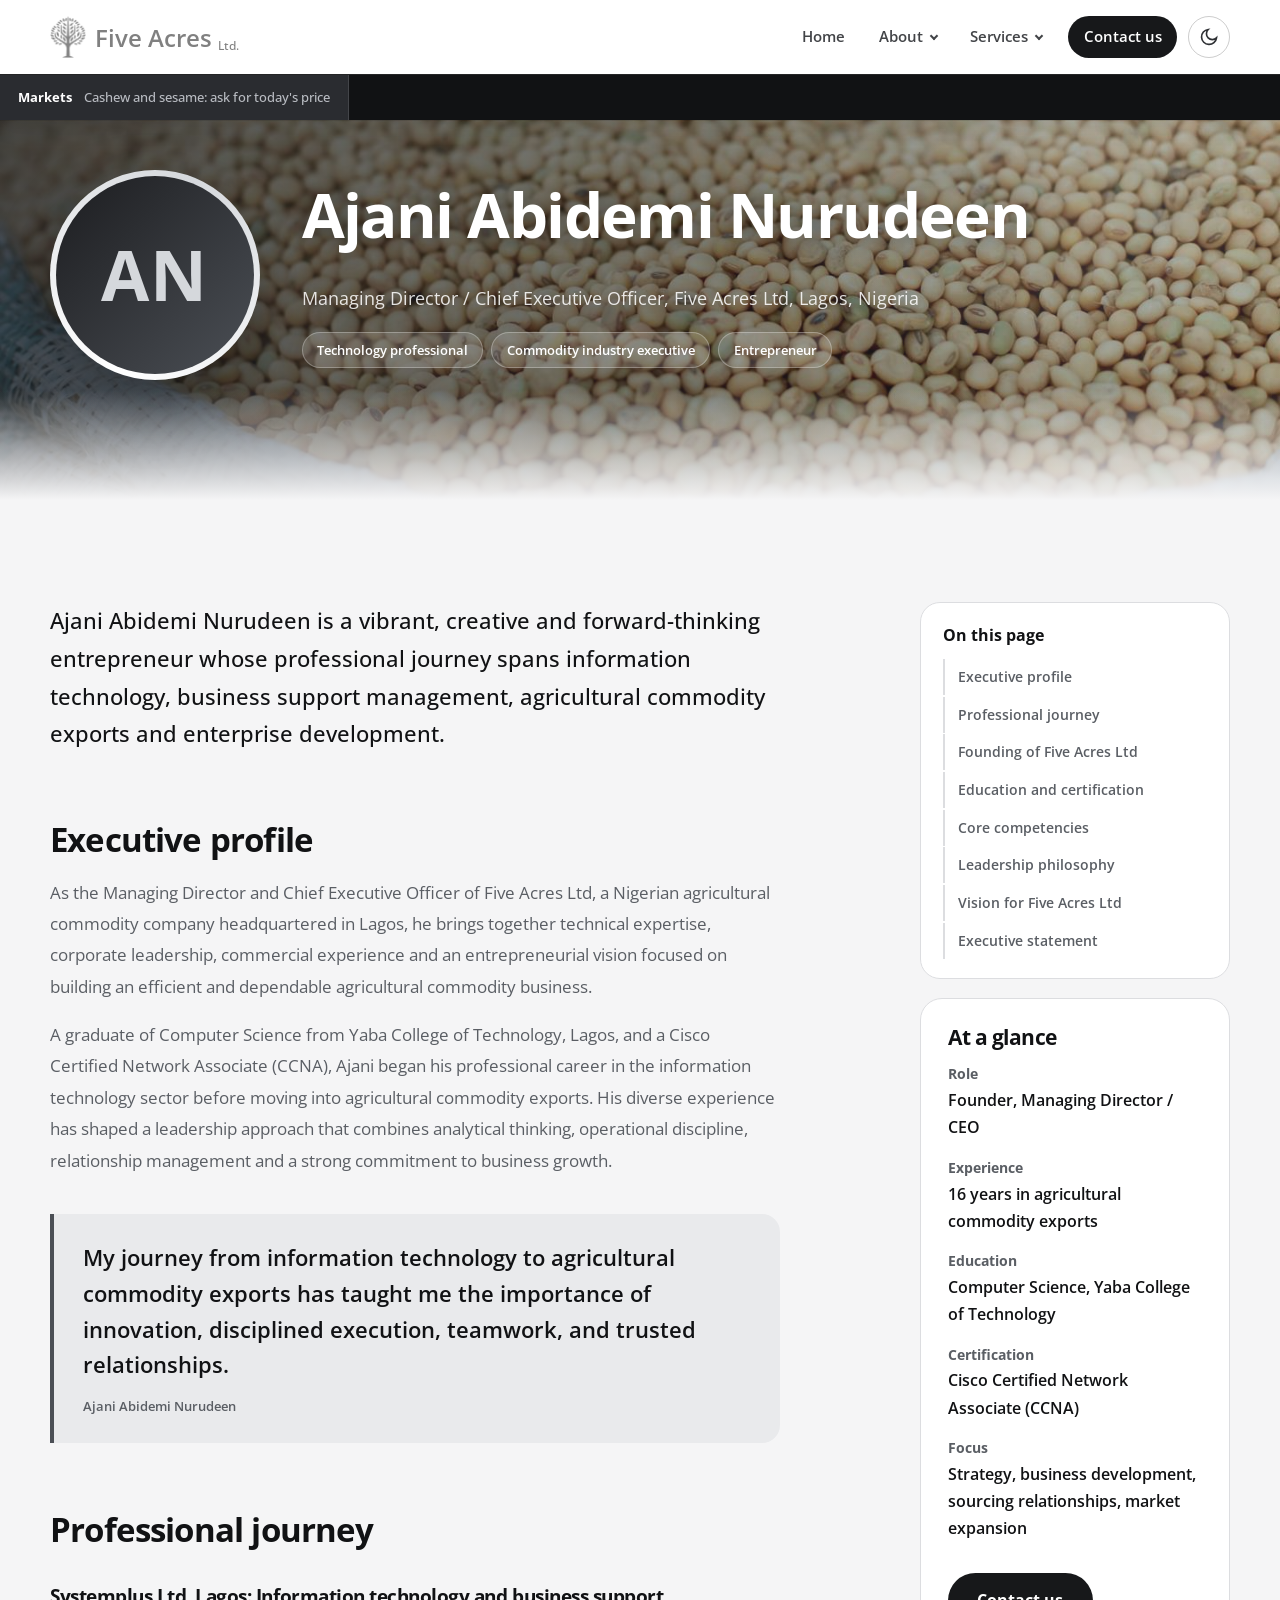
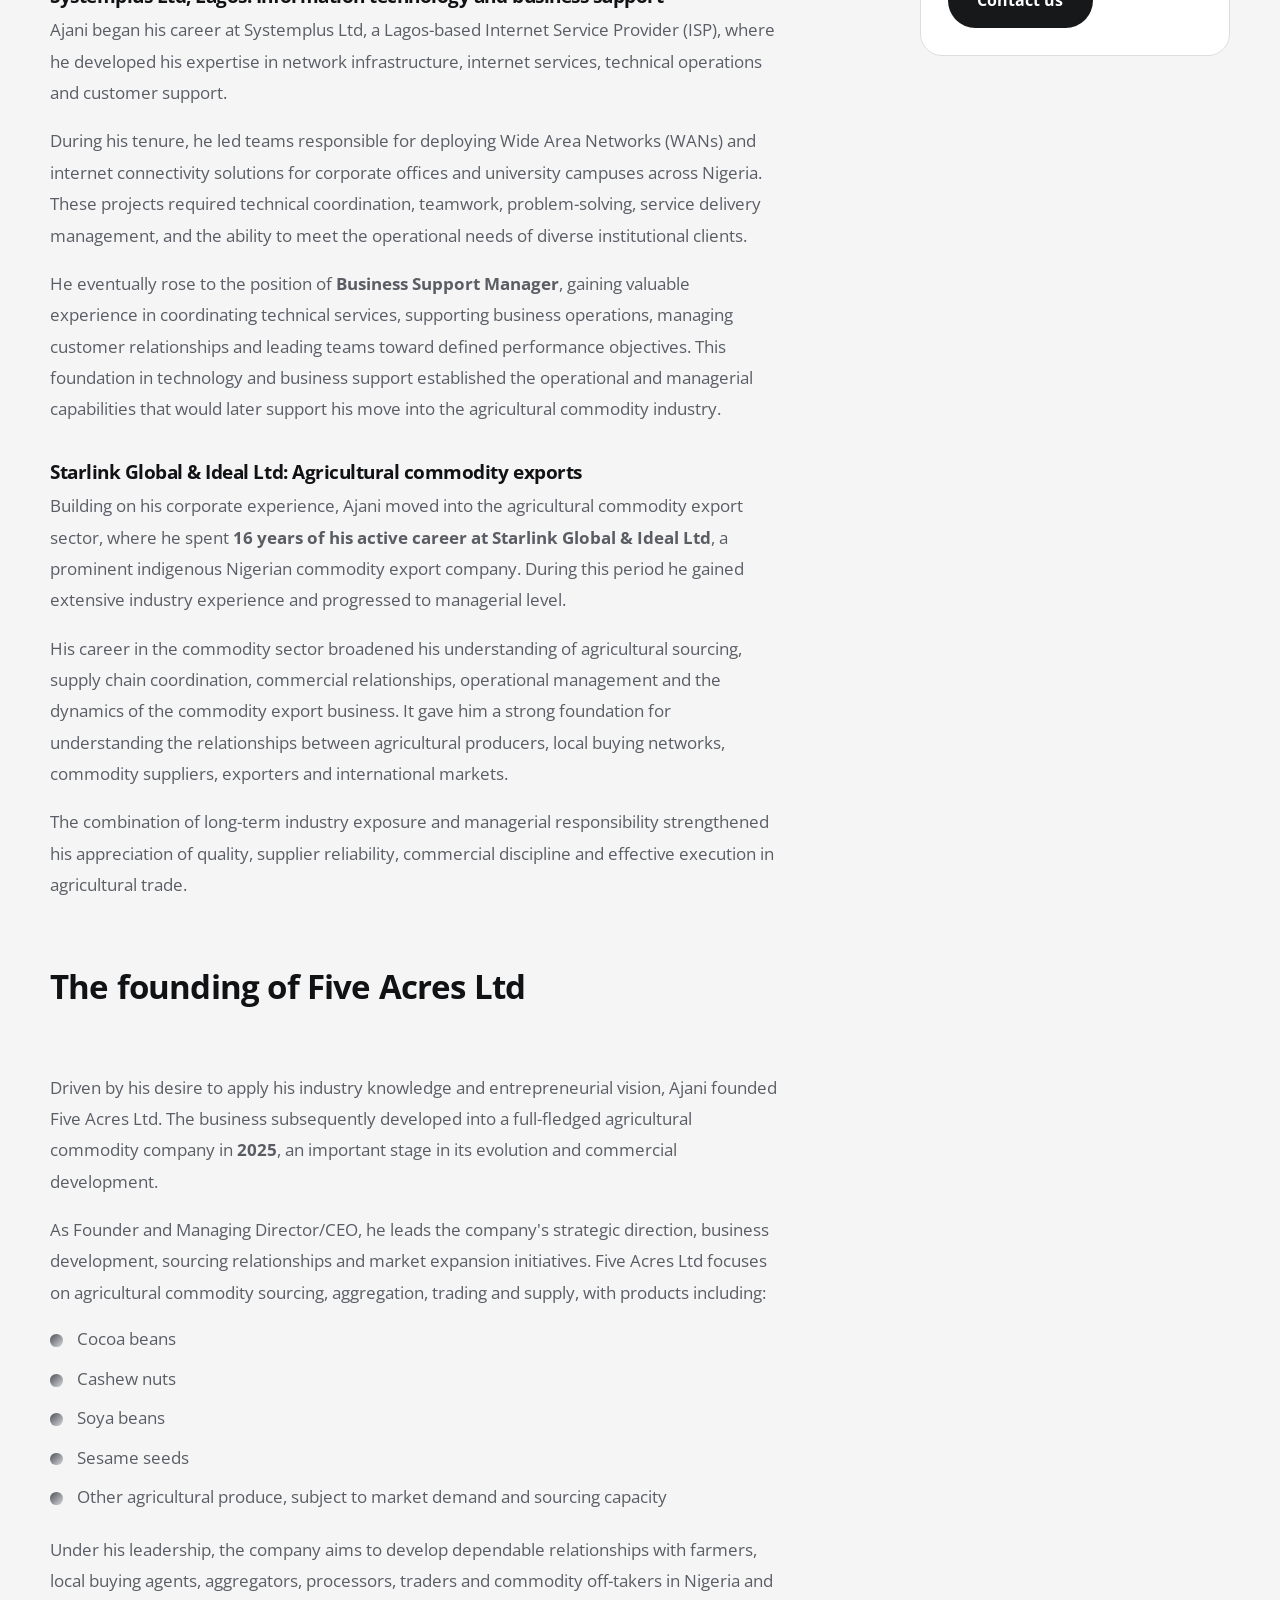
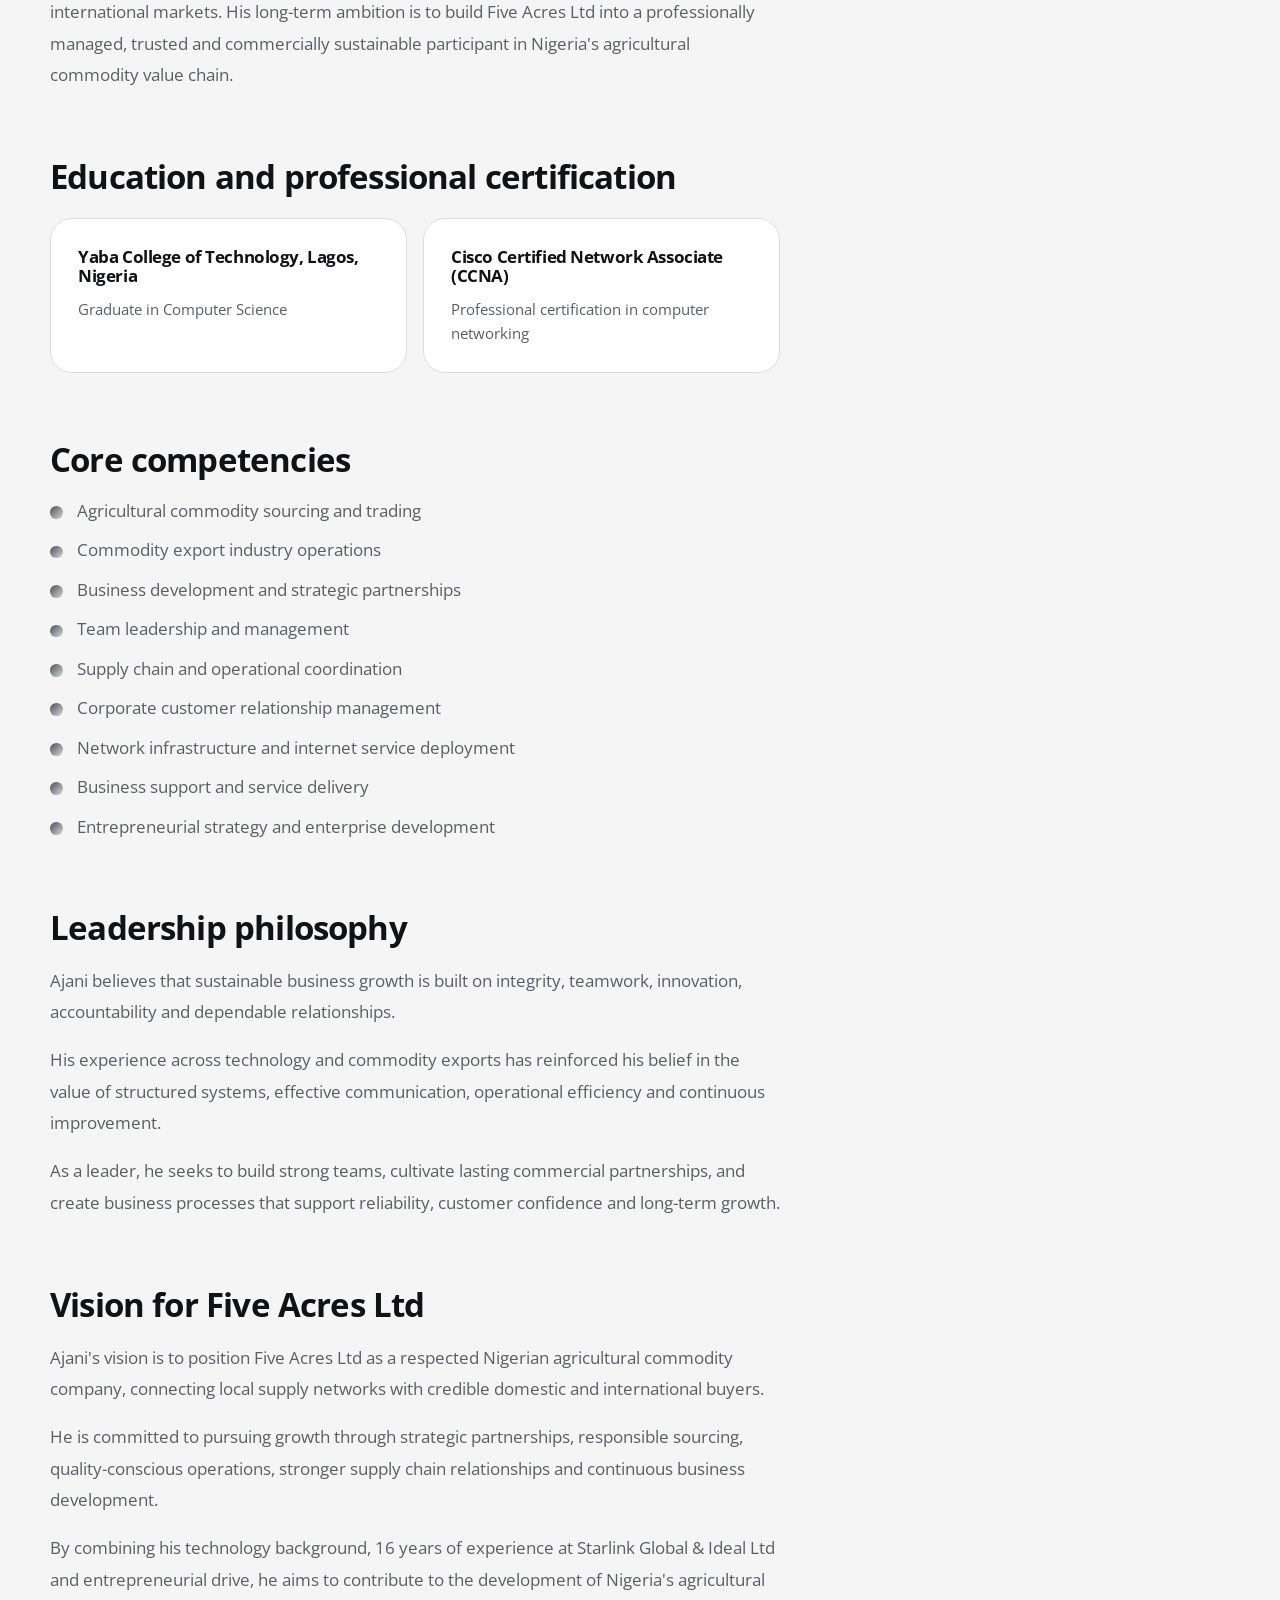
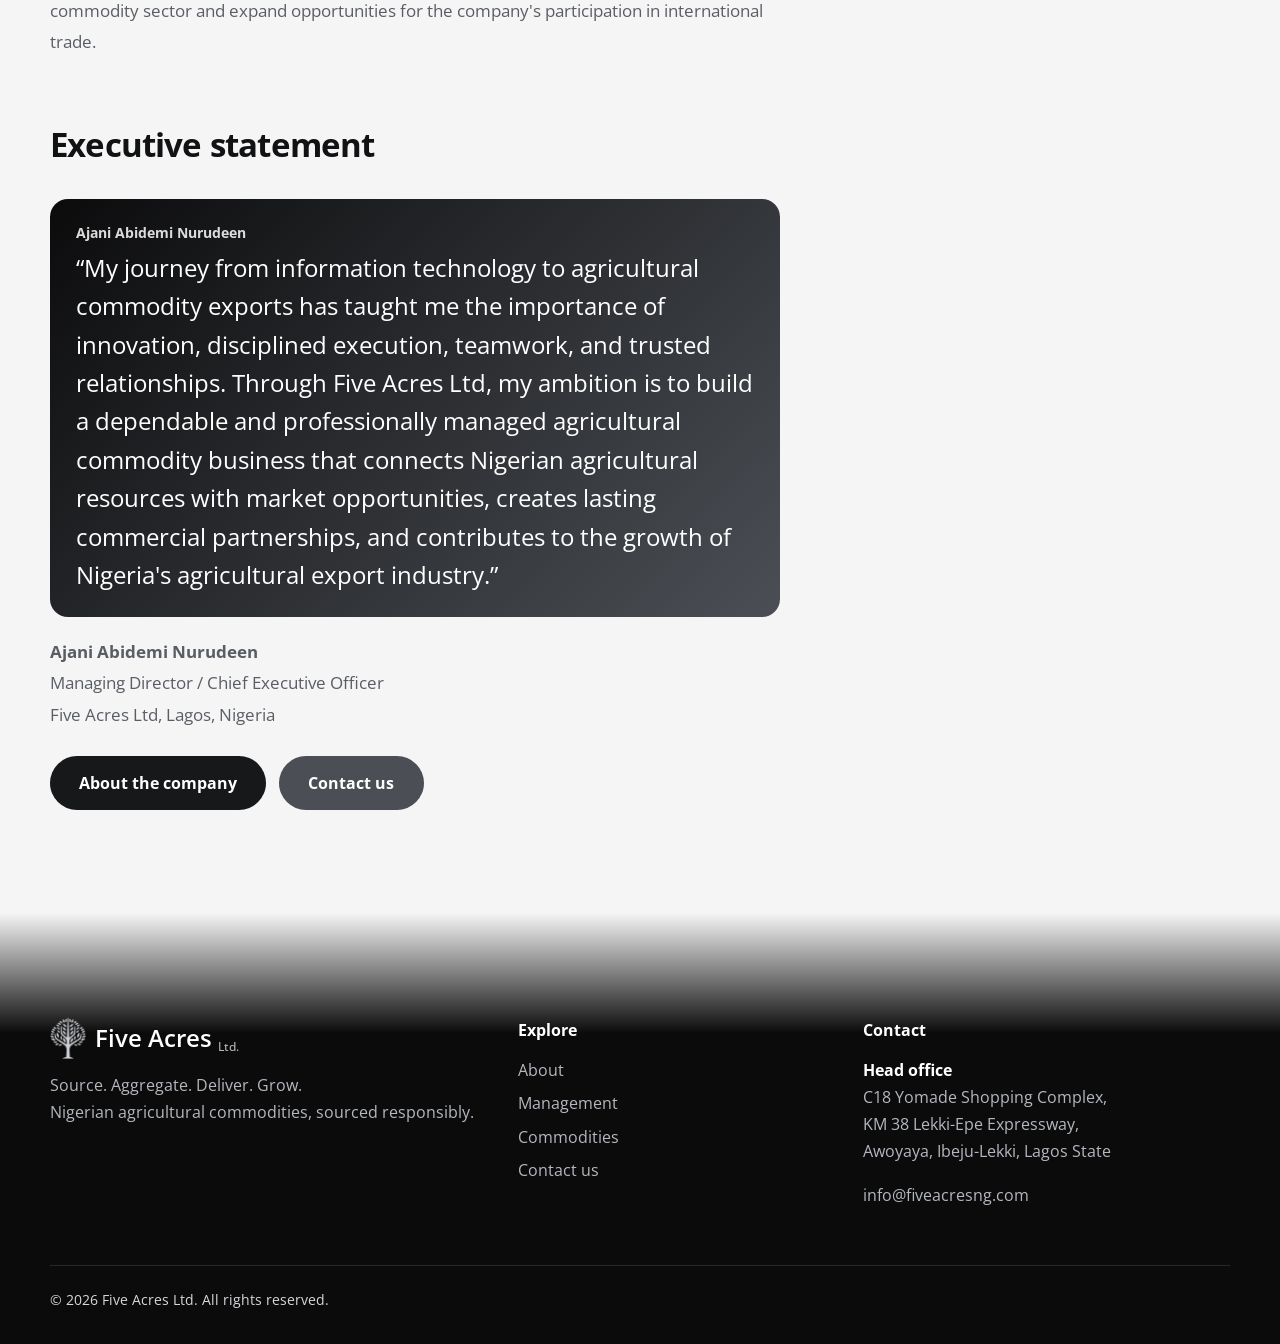
<file: management/index2.html>
<!DOCTYPE html>
<html lang="en">

<head>
    <meta charset="utf-8">
    <meta name="viewport" content="width=device-width, initial-scale=1, viewport-fit=cover">
    <title>Management | Ajani Abidemi Nurudeen, CEO of Five Acres Ltd</title>
    <meta name="description"
        content="Meet Ajani Abidemi Nurudeen, MD and CEO of Five Acres Ltd, a CCNA-certified technologist with 16 years in Nigerian commodity exports.">
    <link rel="canonical" href="https://fiveacresng.com/management">
    <meta name="robots" content="index,follow,max-image-preview:large">
    <meta name="theme-color" content="#0f3d2e">
    <link rel="icon" href="../favicon.ico" sizes="any">
    <link rel="icon" type="image/png" sizes="32x32" href="../favicon-32.png">
    <link rel="icon" type="image/png" sizes="192x192" href="../icon-192.png">
    <link rel="apple-touch-icon" href="../apple-touch-icon.png">
    <link rel="manifest" href="../site.webmanifest">
    <meta property="og:type" content="website">
    <meta property="og:site_name" content="Five Acres Ltd">
    <meta property="og:locale" content="en_NG">
    <meta property="og:title" content="Management | Ajani Abidemi Nurudeen, CEO of Five Acres Ltd">
    <meta property="og:description"
        content="Meet Ajani Abidemi Nurudeen, MD and CEO of Five Acres Ltd, a CCNA-certified technologist with 16 years in Nigerian commodity exports.">
    <meta property="og:url" content="https://fiveacresng.com/management">
    <meta property="og:image" content="https://fiveacresng.com/assets/og-image.jpg">
    <meta property="og:image:width" content="1200">
    <meta property="og:image:height" content="630">
    <meta property="og:image:alt" content="Five Acres Ltd, Nigerian agricultural commodities">
    <meta name="twitter:card" content="summary_large_image">
    <meta name="twitter:title" content="Management | Ajani Abidemi Nurudeen, CEO of Five Acres Ltd">
    <meta name="twitter:description"
        content="Meet Ajani Abidemi Nurudeen, MD and CEO of Five Acres Ltd, a CCNA-certified technologist with 16 years in Nigerian commodity exports.">
    <meta name="twitter:image" content="https://fiveacresng.com/assets/og-image.jpg">
    <link rel="preconnect" href="https://fonts.googleapis.com">
    <link rel="preconnect" href="https://fonts.gstatic.com" crossorigin>
    <link href="https://fonts.googleapis.com/css2?family=Open+Sans:wght@400;500;600;700;800&display=swap"
        rel="stylesheet">
    <script>
        const d = document.documentElement;
        d.classList.add('js');
        try {
            var t = localStorage.getItem('fa-theme')
        } catch (e) {}
        d.dataset.theme = t || (matchMedia('(prefers-color-scheme:dark)').matches ? 'dark' : 'light')
    </script>
    <link rel="stylesheet" href="../assets/style.css">
    <script type="application/ld+json">
        {
            "@context": "https://schema.org",
            "@type": "Person",
            "@id": "https://fiveacresng.com/management#ceo",
            "name": "Ajani Abidemi Nurudeen",
            "jobTitle": "Managing Director and Chief Executive Officer",
            "worksFor": {
                "@type": "Organization",
                "name": "Five Acres Ltd",
                "url": "https://fiveacresng.com/"
            },
            "alumniOf": {
                "@type": "CollegeOrUniversity",
                "name": "Yaba College of Technology"
            },
            "hasCredential": "Cisco Certified Network Associate (CCNA)",
            "knowsAbout": ["Agricultural commodity sourcing", "Commodity exports", "Supply chain coordination",
                "Business development", "Network infrastructure"
            ],
            "url": "https://fiveacresng.com/management"
        }
    </script>
    <script type="application/ld+json">
        {
            "@context": "https://schema.org",
            "@type": "BreadcrumbList",
            "itemListElement": [{
                "@type": "ListItem",
                "position": 1,
                "name": "Home",
                "item": "https://fiveacresng.com/"
            }, {
                "@type": "ListItem",
                "position": 2,
                "name": "Management",
                "item": "https://fiveacresng.com/management"
            }]
        }
    </script>
    <noscript>
        <style>
            .js .rv,
            .rv {
                opacity: 1 !important;
                transform: none !important
            }

            .hero h1 span,
            .hero .lead,
            .hero .bt,
            .glass {
                opacity: 1 !important;
                transform: none !important
            }
        </style>
    </noscript>
<style id="mg-css">
.mg-hero{position:relative;overflow:hidden;color:#fff;padding:9.5rem 0 9rem;background:radial-gradient(60vmax 42vmax at 88% 8%,rgba(255,255,255,0.17),transparent 62%),radial-gradient(50vmax 40vmax at 0% 100%,rgba(255,255,255,0.08),transparent 60%),linear-gradient(155deg,#08080a,#26282b 55%,#44474d)}
.mg-hero::after{content:"";position:absolute;inset:auto 0 0;height:120px;background:linear-gradient(transparent,var(--bg))}
.mg-hero>.lm{position:absolute;right:3%;top:50%;height:auto;width:min(36vw,430px);transform:translateY(-50%);background:#fff;opacity:.06}
.mg-grid{position:relative;z-index:1;display:grid;grid-template-columns:auto 1fr;gap:clamp(1.5rem,4vw,3.4rem);align-items:center}
.mg-av{position:relative;width:clamp(130px,19vw,210px);aspect-ratio:1;border-radius:50%;padding:6px;background:conic-gradient(from 200deg,var(--gold),var(--lime),var(--gold));box-shadow:0 26px 60px rgba(0,0,0,.35);animation:mgf 7s ease-in-out infinite alternate}
@keyframes mgf{to{transform:translateY(-8px)}}
.mg-av>div{width:100%;height:100%;border-radius:50%;display:grid;place-items:center;overflow:hidden;background:linear-gradient(135deg,#1c1d20,#4b4f55);color:var(--lime);font:700 clamp(2.6rem,6vw,4.4rem)/1 'Open Sans',system-ui,sans-serif;letter-spacing:.02em}
.mg-av img{width:100%;height:100%;object-fit:cover;display:block}
.mg-badge{position:absolute;right:-4px;bottom:10px;background:var(--gold);color:#111214;font-weight:800;font-size:.78rem;padding:.4rem .85rem;border-radius:99px;box-shadow:0 10px 24px rgba(0,0,0,.3)}
.mg-hero h1{font-size:clamp(2.2rem,5.4vw,4rem);margin:0 0 .4rem}
.mg-role{font-size:clamp(1.05rem,2vw,1.3rem);color:rgba(255,255,255,.9)!important;margin:0 0 1.2rem;font-weight:500}
.mg-tags{display:flex;flex-wrap:wrap;gap:.5rem}.mg-tags span{padding:.4rem .95rem;border-radius:99px;background:rgba(255,255,255,.12);border:1px solid rgba(255,255,255,.28);font-weight:600;font-size:.85rem;backdrop-filter:blur(6px)}
.mg-facts{position:relative;z-index:2;margin-top:-4.8rem}.mg-facts .w{display:grid;grid-template-columns:repeat(4,1fr);gap:1rem}
.mg-fact{display:flex;align-items:center;gap:.9rem;background:var(--card);border:1px solid var(--line);border-radius:20px;padding:1.25rem 1.2rem;box-shadow:0 18px 40px rgba(0,0,0,0.13);transition:transform .35s,box-shadow .35s,border-color .35s,background-color .4s}
.mg-fact:hover{transform:translateY(-5px);border-color:var(--g4);box-shadow:0 24px 48px rgba(0,0,0,0.18)}
.mg-fact i{flex:none;width:46px;height:46px;border-radius:14px;display:grid;place-items:center;background:linear-gradient(135deg,var(--g8),var(--g6));color:var(--lime)}
.mg-fact svg{width:22px;height:22px;fill:none;stroke:currentColor;stroke-width:2;stroke-linecap:round;stroke-linejoin:round}
.mg-fact b{display:block;font-size:1.2rem;line-height:1.15;color:var(--ink)}.mg-fact small{display:block;font-size:.84rem;line-height:1.35;color:var(--mut);margin-top:.2rem}
.mg-two{display:grid;grid-template-columns:1.1fr .9fr;gap:clamp(1.5rem,4vw,4rem);align-items:center}
.mg-two h2{margin-bottom:.6em}.mg-lead{font-size:1.12rem;color:var(--ink)}
.mg-q{position:relative;border-radius:26px;padding:clamp(1.8rem,4vw,2.8rem);color:#fff;background:linear-gradient(140deg,var(--g9),var(--g6) 70%,#7a7e84 130%);overflow:hidden;box-shadow:0 30px 60px rgba(0,0,0,0.25)}
.mg-q::before{content:"\201C";position:absolute;right:1.2rem;top:-1.6rem;font:700 9rem/1 Georgia,serif;color:rgba(255,255,255,.12)}
.mg-q blockquote{position:relative;margin:0 0 1.3rem;font:600 clamp(1.15rem,2.3vw,1.5rem)/1.5 'Open Sans',system-ui,sans-serif}
.mg-q b{display:block}.mg-q span{font-size:.9rem;color:rgba(255,255,255,.8)}
.mg-tl{position:relative;display:grid;grid-template-columns:repeat(3,1fr);gap:1.2rem;padding-top:2.2rem}
.mg-line{position:absolute;left:1.5rem;right:1.5rem;top:7px;height:3px;border-radius:3px;background:linear-gradient(90deg,var(--g6),var(--gold))}
.js .mg-line.rv{transform:scaleX(0);transform-origin:left;opacity:1;transition:transform 1.4s cubic-bezier(.2,.7,.2,1)}.js .mg-line.rv.in{transform:none}
.mg-step{position:relative;background:var(--card);border:1px solid var(--line);border-radius:22px;padding:1.6rem;transition:transform .35s,box-shadow .35s,border-color .35s,background-color .4s}
.mg-step:hover{transform:translateY(-6px);box-shadow:0 22px 44px rgba(0,0,0,0.15);border-color:var(--g4)}
.mg-step::before{content:"";position:absolute;left:1.3rem;top:-2.2rem;width:18px;height:18px;border-radius:50%;background:var(--bg2);border:4px solid var(--g6);box-shadow:0 0 0 5px var(--bg2)}
.mg-step:last-child::before{border-color:var(--gold)}
.mg-chip{display:inline-block;padding:.25rem .75rem;border-radius:99px;background:var(--bg2);color:var(--ac);font-weight:700;font-size:.78rem;margin-bottom:.8rem}
.mg-step h3{font-size:1.2rem;margin-bottom:.5rem}.mg-step p{margin:0;font-size:.97rem}
.mg-vis{border-radius:26px;padding:clamp(1.8rem,4vw,2.6rem);color:#fff;background:linear-gradient(140deg,#26282b,var(--g6))}
.mg-vis h2{font-size:1.7rem}.mg-vis p{color:rgba(255,255,255,.88);margin:0;font-size:1.05rem}
.mg-pills{display:flex;flex-wrap:wrap;gap:.7rem;margin-top:1.2rem}
.mg-pills span{display:inline-flex;align-items:center;gap:.55rem;padding:.7rem 1.2rem;border-radius:99px;background:var(--card);border:1px solid var(--line);font-weight:600;color:var(--ink);transition:transform .3s,border-color .3s,background-color .4s}
.mg-pills span::before{content:"";width:.7rem;height:.7rem;border-radius:50%;background:linear-gradient(135deg,var(--g6),var(--lime))}
.mg-pills span:hover{transform:translateY(-3px);border-color:var(--g4)}
@media(max-width:900px){.mg-grid{grid-template-columns:1fr}.mg-facts .w{grid-template-columns:1fr 1fr}.mg-two{grid-template-columns:1fr}
.mg-tl{grid-template-columns:1fr;padding:0 0 0 2.4rem;gap:1.4rem}.mg-line{left:8px;right:auto;top:0;bottom:0;width:3px;height:auto;background:linear-gradient(180deg,var(--g6),var(--gold))}
.js .mg-line.rv{transform:scaleY(0);transform-origin:top}.mg-step::before{left:-2.4rem;top:1.5rem}}
@media(max-width:520px){.mg-facts .w{grid-template-columns:1fr}.mg-hero{padding-bottom:8rem}}
@media(prefers-reduced-motion:reduce){.mg-av{animation:none}}
</style>
</head>

<body>
    <svg width="0" height="0" style="position:absolute" aria-hidden="true">
        <defs>
            <linearGradient id="gPod" x1="0" y1="0" x2="1" y2="1">
                <stop offset="0" stop-color="#f4c24f" />
                <stop offset=".55" stop-color="#dc7a2a" />
                <stop offset="1" stop-color="#a8431f" />
            </linearGradient>
            <radialGradient id="gBean" cx=".35" cy=".3" r=".85">
                <stop offset="0" stop-color="#b0764a" />
                <stop offset="1" stop-color="#3a2116" />
            </radialGradient>
            <radialGradient id="gApple" cx=".4" cy=".35" r=".8">
                <stop offset="0" stop-color="#ffd35c" />
                <stop offset=".6" stop-color="#f08a2c" />
                <stop offset="1" stop-color="#c8401f" />
            </radialGradient>
            <linearGradient id="gNut" x1="0" y1="0" x2="1" y2="1">
                <stop offset="0" stop-color="#b9a77a" />
                <stop offset="1" stop-color="#6f6040" />
            </linearGradient>
            <radialGradient id="gKern" cx=".4" cy=".3" r=".9">
                <stop offset="0" stop-color="#fff6dc" />
                <stop offset="1" stop-color="#dcbb7c" />
            </radialGradient>
            <linearGradient id="gSP" x1="0" y1="0" x2="0" y2="1">
                <stop offset="0" stop-color="#a6d062" />
                <stop offset="1" stop-color="#4b8a30" />
            </linearGradient>
            <radialGradient id="gSoy" cx=".35" cy=".3" r=".85">
                <stop offset="0" stop-color="#f7ebc0" />
                <stop offset="1" stop-color="#c9a55a" />
            </radialGradient>
            <radialGradient id="gSes" cx=".4" cy=".3" r=".9">
                <stop offset="0" stop-color="#fffef5" />
                <stop offset="1" stop-color="#e3d6ab" />
            </radialGradient>
        </defs>
    </svg>
    <a class="skip" href="#main">Skip to content</a>
    <header class="hd" id="hd">
        <div class="w">
            <a class="lg" href="../" aria-label="Five Acres Ltd, home"><i class="lm" aria-hidden="true"></i>Five
                Acres<small>Ltd.</small></a>
            <button class="th" id="th" type="button" aria-label="Switch theme"></button>
            <button class="bg" id="bg" type="button" aria-label="Toggle menu" aria-expanded="false"
                aria-controls="nv"><i></i><i></i></button>
            <nav id="nv" aria-label="Main"><a href="../">Home</a>
                <div class="dd"><a class="top" href="../about">About</a>
                    <div class="sub"><a href="../about">Company profile</a><a href="../management">Management</a></div>
                </div>
                 <div class="dd"><a class="top" href="../commodities" data-p="/commodities,/technology">Services</a>
                    <div class="sub"><a href="../commodities">Commodities</a><a href="../technology">Technology</a></div>
                </div>
                <a class="cta" href="../contact">Contact us</a>
            </nav>
        </div>
    
        <div class="mkt" id="mkt" role="region" aria-label="Market prices and exchange rates">
            <a class="mkt-l" href="../contact"><b>Markets</b><span>Cashew and sesame: ask for today's price</span></a>
            <div class="mkt-v" id="mktv"></div>
        </div>
    </header>
    <main id="main"><div class="page on">
<header class="ph" style="--bg-img:url('../assets/img/hero-soybeans.jpg')"><div class="w mh"><div class="mg-av"><div aria-hidden="true"><span>AN</span></div></div>
<div><h1>Ajani Abidemi Nurudeen</h1><p>Managing Director / Chief Executive Officer, Five Acres Ltd, Lagos, Nigeria</p>
<div class="art-meta"><span>Technology professional</span><span>Commodity industry executive</span><span>Entrepreneur</span></div></div></div></header>

<div class="s"><div class="w art-wrap">
<article class="art">
<p class="lead2 rv">Ajani Abidemi Nurudeen is a vibrant, creative and forward-thinking entrepreneur whose professional journey spans information technology, business support management, agricultural commodity exports and enterprise development.</p>

<h2 id="profile" class="rv">Executive profile</h2>
<p class="rv">As the Managing Director and Chief Executive Officer of Five Acres Ltd, a Nigerian agricultural commodity company headquartered in Lagos, he brings together technical expertise, corporate leadership, commercial experience and an entrepreneurial vision focused on building an efficient and dependable agricultural commodity business.</p>
<p class="rv">A graduate of Computer Science from Yaba College of Technology, Lagos, and a Cisco Certified Network Associate (CCNA), Ajani began his professional career in the information technology sector before moving into agricultural commodity exports. His diverse experience has shaped a leadership approach that combines analytical thinking, operational discipline, relationship management and a strong commitment to business growth.</p>
<blockquote class="pull rv">My journey from information technology to agricultural commodity exports has taught me the importance of innovation, disciplined execution, teamwork, and trusted relationships.<small>Ajani Abidemi Nurudeen</small></blockquote>

<h2 id="journey" class="rv">Professional journey</h2>
<h3 class="rv">Systemplus Ltd, Lagos: Information technology and business support</h3>
<p class="rv">Ajani began his career at Systemplus Ltd, a Lagos-based Internet Service Provider (ISP), where he developed his expertise in network infrastructure, internet services, technical operations and customer support.</p>
<p class="rv">During his tenure, he led teams responsible for deploying Wide Area Networks (WANs) and internet connectivity solutions for corporate offices and university campuses across Nigeria. These projects required technical coordination, teamwork, problem-solving, service delivery management, and the ability to meet the operational needs of diverse institutional clients.</p>
<p class="rv">He eventually rose to the position of <b>Business Support Manager</b>, gaining valuable experience in coordinating technical services, supporting business operations, managing customer relationships and leading teams toward defined performance objectives. This foundation in technology and business support established the operational and managerial capabilities that would later support his move into the agricultural commodity industry.</p>
<h3 class="rv">Starlink Global &amp; Ideal Ltd: Agricultural commodity exports</h3>
<p class="rv">Building on his corporate experience, Ajani moved into the agricultural commodity export sector, where he spent <b>16 years of his active career at Starlink Global &amp; Ideal Ltd</b>, a prominent indigenous Nigerian commodity export company. During this period he gained extensive industry experience and progressed to managerial level.</p>
<p class="rv">His career in the commodity sector broadened his understanding of agricultural sourcing, supply chain coordination, commercial relationships, operational management and the dynamics of the commodity export business. It gave him a strong foundation for understanding the relationships between agricultural producers, local buying networks, commodity suppliers, exporters and international markets.</p>
<p class="rv">The combination of long-term industry exposure and managerial responsibility strengthened his appreciation of quality, supplier reliability, commercial discipline and effective execution in agricultural trade.</p>

<h2 id="founding" class="rv">The founding of Five Acres Ltd</h2>
<h3 class="rv">From industry experience to entrepreneurship</h3>
<p class="rv">Driven by his desire to apply his industry knowledge and entrepreneurial vision, Ajani founded Five Acres Ltd. The business subsequently developed into a full-fledged agricultural commodity company in <b>2025</b>, an important stage in its evolution and commercial development.</p>
<p class="rv">As Founder and Managing Director/CEO, he leads the company's strategic direction, business development, sourcing relationships and market expansion initiatives. Five Acres Ltd focuses on agricultural commodity sourcing, aggregation, trading and supply, with products including:</p>
<ul class="ck rv"><li>Cocoa beans</li><li>Cashew nuts</li><li>Soya beans</li><li>Sesame seeds</li><li>Other agricultural produce, subject to market demand and sourcing capacity</li></ul>
<p class="rv">Under his leadership, the company aims to develop dependable relationships with farmers, local buying agents, aggregators, processors, traders and commodity off-takers in Nigeria and international markets. His long-term ambition is to build Five Acres Ltd into a professionally managed, trusted and commercially sustainable participant in Nigeria's agricultural commodity value chain.</p>

<h2 id="education" class="rv">Education and professional certification</h2>
<div class="reg-g"><div class="cd reg rv"><h3>Yaba College of Technology, Lagos, Nigeria</h3><p>Graduate in Computer Science</p></div><div class="cd reg rv" style="--d:.08s"><h3>Cisco Certified Network Associate (CCNA)</h3><p>Professional certification in computer networking</p></div></div>

<h2 id="skills" class="rv">Core competencies</h2>
<ul class="ck rv"><li>Agricultural commodity sourcing and trading</li><li>Commodity export industry operations</li><li>Business development and strategic partnerships</li><li>Team leadership and management</li><li>Supply chain and operational coordination</li><li>Corporate customer relationship management</li><li>Network infrastructure and internet service deployment</li><li>Business support and service delivery</li><li>Entrepreneurial strategy and enterprise development</li></ul>

<h2 id="philosophy" class="rv">Leadership philosophy</h2>
<p class="rv">Ajani believes that sustainable business growth is built on integrity, teamwork, innovation, accountability and dependable relationships.</p>
<p class="rv">His experience across technology and commodity exports has reinforced his belief in the value of structured systems, effective communication, operational efficiency and continuous improvement.</p>
<p class="rv">As a leader, he seeks to build strong teams, cultivate lasting commercial partnerships, and create business processes that support reliability, customer confidence and long-term growth.</p>

<h2 id="vision" class="rv">Vision for Five Acres Ltd</h2>
<p class="rv">Ajani's vision is to position Five Acres Ltd as a respected Nigerian agricultural commodity company, connecting local supply networks with credible domestic and international buyers.</p>
<p class="rv">He is committed to pursuing growth through strategic partnerships, responsible sourcing, quality-conscious operations, stronger supply chain relationships and continuous business development.</p>
<p class="rv">By combining his technology background, 16 years of experience at Starlink Global &amp; Ideal Ltd and entrepreneurial drive, he aims to contribute to the development of Nigeria's agricultural commodity sector and expand opportunities for the company's participation in international trade.</p>

<h2 id="statement" class="rv">Executive statement</h2>
<div class="callout long rv"><b>Ajani Abidemi Nurudeen</b>“My journey from information technology to agricultural commodity exports has taught me the importance of innovation, disciplined execution, teamwork, and trusted relationships. Through Five Acres Ltd, my ambition is to build a dependable and professionally managed agricultural commodity business that connects Nigerian agricultural resources with market opportunities, creates lasting commercial partnerships, and contributes to the growth of Nigeria's agricultural export industry.”</div>
<p class="rv" style="margin-top:1.2rem"><b>Ajani Abidemi Nurudeen</b><br>Managing Director / Chief Executive Officer<br>Five Acres Ltd, Lagos, Nigeria</p>
<div class="bt rv"><a class="b d" href="../about">About the company</a><a class="b d" href="../contact" style="background:var(--g6)">Contact us</a></div>
</article>

<aside class="art-side">
<div class="toc" role="navigation" aria-label="On this page"><b>On this page</b><a href="#profile">Executive profile</a><a href="#journey">Professional journey</a><a href="#founding">Founding of Five Acres Ltd</a><a href="#education">Education and certification</a><a href="#skills">Core competencies</a><a href="#philosophy">Leadership philosophy</a><a href="#vision">Vision for Five Acres Ltd</a><a href="#statement">Executive statement</a></div>
<div class="cd glance"><h3>At a glance</h3><dl><dt>Role</dt><dd>Founder, Managing Director / CEO</dd><dt>Experience</dt><dd>16 years in agricultural commodity exports</dd><dt>Education</dt><dd>Computer Science, Yaba College of Technology</dd><dt>Certification</dt><dd>Cisco Certified Network Associate (CCNA)</dd><dt>Focus</dt><dd>Strategy, business development, sourcing relationships, market expansion</dd></dl><a class="b d" href="../contact" style="margin-top:1rem">Contact us</a></div>
</aside>
</div></div>
</div></main>
    <footer class="ft">
        <div class="w">
            <div class="fg">
                <div><a class="lg" href="../"><i class="lm" aria-hidden="true"></i>Five Acres<small>Ltd.</small></a>
                    <p>Source. Aggregate. Deliver. Grow.<br>Nigerian agricultural commodities, sourced responsibly.</p>
                </div>
                <div>
                    <h4>Explore</h4>
                    <div class="fl"><a href="../about">About</a><a href="../management">Management</a><a
                            href="../commodities">Commodities</a><a href="../contact">Contact us</a></div>
                </div>
                <div>
                    <h4>Contact</h4>
                    <address style="font-style:normal">
                        <p><b style="color:#fff">Head office</b><br>C18 Yomade Shopping Complex,<br>KM 38 Lekki-Epe
                            Expressway,<br>Awoyaya, Ibeju-Lekki, Lagos State</p>
                        
                        <p><a href="mailto:info@fiveacresng.com">info@fiveacresng.com</a></p>
                    </address>
                </div>
            </div>
            <div class="cp">© 2026 Five Acres Ltd. All rights reserved.</div>
        </div>
    </footer>
    <script src="../assets/app.js" defer></script>
</body>

</html>
</file>
<file: assets/style.css>
:root {
    --g9: #0b0b0c;
    --g8: #17181a;
    --g6: #4b4f55;
    --g4: #9aa0a6;
    --lime: #d5d8dc;
    --gold: #ffffff;
    --bg: #f5f5f6;
    --bg2: #e9eaec;
    --card: #fff;
    --ink: #111214;
    --mut: #5a5e64;
    --line: #dcdde0;
    --ac: #4b4f55;
    --r: 22px;
    box-sizing: border-box;
    padding-top: env(safe-area-inset-top, 0px);
    padding-bottom: env(safe-area-inset-bottom, 0px)
}

@media(prefers-color-scheme:dark) {
    :root:not([data-theme=light]) {
        --bg: #0a0a0b;
        --bg2: #121315;
        --card: #18191c;
        --ink: #eef0f2;
        --mut: #a8acb2;
        --line: #2a2c30;
        --ac: #c9ccd1
    }
}

:root[data-theme=dark] {
    --bg: #0a0a0b;
    --bg2: #121315;
    --card: #18191c;
    --ink: #eef0f2;
    --mut: #a8acb2;
    --line: #2a2c30;
    --ac: #c9ccd1
}

*,
*::before,
*::after {
    box-sizing: border-box
}

html {
    scroll-behavior: smooth;
    scroll-padding-top: calc(80px + env(safe-area-inset-top, 0px));
    height: 100%
}

body {
    margin: 0;
    min-height: 100%;
    background: var(--bg);
    color: var(--ink);
    font: 16px/1.7 'Open Sans', system-ui, sans-serif;
    -webkit-font-smoothing: antialiased;
    overflow-x: hidden;
    transition: background-color .4s, color .4s
}

h1,
h2,
h3 {
    font-family: 'Open Sans', system-ui, sans-serif;
    line-height: 1.12;
    margin: 0 0 .55em;
    font-weight: 700;
    letter-spacing: -.025em
}

h1 {
    font-size: clamp(2.4rem, 6.2vw, 4.8rem);
    line-height: 1.06
}

h2 {
    font-size: clamp(1.75rem, 3.6vw, 2.8rem)
}

h3 {
    font-size: 1.3rem
}

p {
    margin: 0 0 1em;
    color: var(--mut)
}

a {
    color: inherit
}

:focus-visible {
    outline: 3px solid var(--gold);
    outline-offset: 3px;
    border-radius: 8px
}

.w {
    width: min(1180px, 100% - 2.5rem);
    margin-inline: auto
}

.s {
    padding: clamp(3.5rem, 8vw, 6.5rem) 0
}

.alt {
    background: linear-gradient(180deg, var(--bg), var(--bg2) 14%, var(--bg2) 86%, var(--bg));
    transition: background .4s
}

.sh {
    max-width: 44rem;
    margin-bottom: 2.4rem
}

.sh p {
    font-size: 1.08rem
}

/* header */
.hd {
    position: fixed;
    inset: 0 0 auto;
    z-index: 50;
    padding-top: env(safe-area-inset-top, 0px);
    color: #fff;
    transition: background .35s, box-shadow .35s
}

.hd.sc,
.hd.op {
    background: rgba(14,14,16,0.94);
    backdrop-filter: blur(14px);
    box-shadow: 0 8px 30px rgba(0, 0, 0, .22)
}

.hd .w {
    display: flex;
    align-items: center;
    justify-content: space-between;
    height: 74px
}

.lg {
    display: flex;
    align-items: center;
    gap: .6rem;
    text-decoration: none;
    font: 600 1.5rem 'Open Sans', system-ui, sans-serif
}

.lm {
    --tm: url(../assets/logo-mask.png);
    display: block;
    flex: none;
    height: 42px;
    width: auto;
    aspect-ratio: .8529;
    background: var(--lime);
    -webkit-mask: var(--tm) center/contain no-repeat;
    mask: var(--tm) center/contain no-repeat
}

.wm {
    position: absolute;
    right: 4%;
    top: 50%;
    height: auto;
    width: min(44vw, 470px);
    transform: translateY(-50%);
    opacity: .08;
    z-index: 0
}

.lg small {
    font: 500 .72rem 'Open Sans', system-ui, sans-serif;
    opacity: .7;
    align-self: flex-end;
    margin: 0 0 .3rem -.25rem
}

nav {
    display: flex;
    gap: .2rem;
    align-items: center;
    margin-left: auto;
    order: 2
}

.th {
    order: 3;
    margin-left: .7rem;
    width: 42px;
    height: 42px;
    flex: none;
    border-radius: 50%;
    border: 1px solid rgba(255, 255, 255, .38);
    background: rgba(255, 255, 255, .08);
    color: #fff;
    display: grid;
    place-items: center;
    cursor: pointer;
    transition: background .25s, transform .4s
}

.th:hover {
    background: rgba(255, 255, 255, .2);
    transform: rotate(20deg)
}

.bg {
    order: 4
}

nav a {
    text-decoration: none;
    padding: .5rem .95rem;
    border-radius: 99px;
    font-weight: 600;
    font-size: .94rem;
    opacity: .86;
    transition: background .25s, opacity .25s
}

nav a:hover,
nav a.on {
    background: rgba(255, 255, 255, .14);
    opacity: 1
}

nav a.cta {
    background: var(--gold);
    color: #111214;
    opacity: 1;
    margin-left: .5rem
}

nav a.cta:hover {
    background: #e6e8eb
}

.bg {
    display: none;
    background: none;
    border: 0;
    width: 44px;
    height: 44px;
    cursor: pointer;
    position: relative
}

.bg i {
    position: absolute;
    left: 10px;
    right: 10px;
    height: 2px;
    background: #fff;
    border-radius: 2px;
    transition: .3s
}

.bg i:first-child {
    top: 18px
}

.bg i:last-child {
    top: 26px
}

.bg[aria-expanded=true] i:first-child {
    top: 22px;
    transform: rotate(45deg)
}

.bg[aria-expanded=true] i:last-child {
    top: 22px;
    transform: rotate(-45deg)
}

/* hero + page headers */
.hero,
.ph {
    position: relative;
    color: #fff;
    overflow: hidden;
    background: linear-gradient(155deg, var(--a, var(--g9)), var(--m, var(--g8)) 50%, var(--b, var(--g6)))
}

.hero {
    min-height: 100svh;
    display: flex;
    align-items: center;
    padding: 7rem 0 9rem;
    --a: #08080a;
    --b: #4b4f55
}

.hero::before,
.ph::before {
    content: "";
    position: absolute;
    width: 60vmax;
    height: 60vmax;
    right: -18vmax;
    top: -22vmax;
    border-radius: 50%;
    background: radial-gradient(closest-side, rgba(255,255,255,0.2), transparent);
    animation: gl 14s ease-in-out infinite alternate
}

@keyframes gl {
    to {
        transform: translate(-6vmax, 5vmax) scale(1.1)
    }
}

.hills {
    position: absolute;
    left: -6%;
    bottom: -1px;
    width: 112%;
    height: 34%;
    animation: dr 26s ease-in-out infinite alternate
}

@keyframes dr {
    to {
        transform: translateX(4%)
    }
}

.hills path:nth-child(1) {
    fill: rgba(255,255,255,0.11)
}

.hills path:nth-child(2) {
    fill: rgba(154,160,166,0.28)
}

.hills path:nth-child(3) {
    fill: var(--bg)
}

.hh {
    position: relative;
    z-index: 1;
    display: grid;
    grid-template-columns: 1.35fr .8fr;
    gap: 3rem;
    align-items: center
}

.hero h1 span {
    display: inline-block;
    opacity: 0;
    transform: translateY(40px);
    animation: up .9s cubic-bezier(.2, .7, .2, 1) forwards
}

.hero h1 span:nth-child(2) {
    animation-delay: .18s
}

.hero h1 span:nth-child(3) {
    animation-delay: .36s
}

.hero h1 span:nth-child(4) {
    animation-delay: .54s
}

@keyframes up {
    to {
        opacity: 1;
        transform: none
    }
}

.hero .lead {
    font-size: clamp(1.05rem, 2vw, 1.28rem);
    max-width: 36rem;
    color: rgba(255, 255, 255, .86);
    margin: 1.2rem 0 2rem;
    opacity: 0;
    animation: up .9s .8s forwards
}

.hero .bt {
    opacity: 0;
    animation: up .9s 1s forwards
}

.glass {
    background: rgba(255, 255, 255, .1);
    border: 1px solid rgba(255, 255, 255, .22);
    backdrop-filter: blur(14px);
    border-radius: 26px;
    padding: 1.8rem;
    opacity: 0;
    animation: up 1s 1.1s forwards
}

.glass h3 {
    margin-bottom: .3rem
}

.glass p {
    color: rgba(255, 255, 255, .8);
    font-size: .95rem
}

.glass ul {
    list-style: none;
    padding: 0;
    margin: 1rem 0 0;
    display: grid;
    gap: .6rem
}

.glass li {
    display: flex;
    align-items: center;
    gap: .7rem;
    font-weight: 600;
    padding: .6rem .9rem;
    border-radius: 14px;
    background: rgba(255, 255, 255, .09)
}

.glass li i {
    width: 12px;
    height: 12px;
    border-radius: 50%;
    background: var(--c)
}

.ph {
    padding: 9.5rem 0 7.5rem
}

.ph .w {
    position: relative;
    z-index: 1;
    max-width: 1180px
}

.ph h1 {
    font-size: clamp(2.2rem, 5.2vw, 3.9rem)
}

.ph p {
    color: rgba(255, 255, 255, .86);
    font-size: 1.15rem;
    max-width: 40rem;
    margin: 0
}

.ph::after {
    content: "";
    position: absolute;
    inset: auto 0 0;
    height: 110px;
    background: linear-gradient(transparent, var(--bg))
}

.bt {
    display: flex;
    flex-wrap: wrap;
    gap: .8rem
}

.b {
    display: inline-flex;
    align-items: center;
    justify-content: center;
    padding: .9rem 1.7rem;
    border-radius: 99px;
    font: 700 .98rem 'Open Sans', system-ui, sans-serif;
    text-decoration: none;
    border: 2px solid transparent;
    cursor: pointer;
    transition: transform .25s, background .25s, box-shadow .25s
}

.b:hover {
    transform: translateY(-2px)
}

.b.p {
    background: var(--gold);
    color: #111214;
    box-shadow: 0 10px 26px rgba(255,255,255,0.14)
}

.b.p:hover {
    background: #e6e8eb
}

.b.o {
    border-color: rgba(255, 255, 255, .5);
    color: #fff
}

.b.o:hover {
    background: rgba(255, 255, 255, .12)
}

.b.d {
    background: var(--g8);
    color: #fff
}

.b.d:hover {
    background: var(--g6)
}

/* stats */
.st {
    margin-top: -4.2rem;
    position: relative;
    z-index: 2
}

.g {
    display: grid;
    gap: 1.2rem;
    grid-template-columns: repeat(auto-fit, minmax(min(100%, 250px), 1fr))
}

.cd {
    background: var(--card);
    border: 1px solid var(--line);
    border-radius: var(--r);
    padding: 1.7rem;
    transition: transform .35s, box-shadow .35s, border-color .35s, background-color .4s
}

.cd:hover {
    transform: translateY(-6px);
    box-shadow: 0 22px 44px rgba(0,0,0,0.14);
    border-color: var(--g4)
}

.cd h3 {
    margin-bottom: .4rem
}

.cd p {
    margin: 0;
    font-size: .98rem
}

.n {
    font: 600 clamp(2.2rem, 4vw, 3rem)/1 'Open Sans', system-ui, sans-serif;
    color: var(--ac);
    margin-bottom: .4rem
}

.n+p {
    font-weight: 600;
    color: var(--ink)
}

.n~small {
    display: block;
    color: var(--mut);
    margin-top: .3rem;
    font-size: .85rem;
    line-height: 1.4
}

/* chain */
.chain {
    display: flex;
    gap: 1.2rem
}

.nd {
    flex: 1;
    position: relative;
    text-align: center;
    padding: 1.3rem .8rem;
    border-radius: 18px;
    background: var(--card);
    border: 1px solid var(--line);
    font-weight: 700;
    display: flex;
    align-items: center;
    justify-content: center;
    min-height: 86px
}

.nd+.nd::before {
    content: "";
    position: absolute;
    left: -1.2rem;
    top: 50%;
    width: 1.2rem;
    height: 2px;
    background: var(--g4);
    transform: scaleX(0);
    transform-origin: left;
    transition: transform .5s .4s
}

.nd.in::before {
    transform: none
}

.nd.me {
    background: linear-gradient(135deg, var(--g8), var(--g6));
    color: #fff;
    border: 0;
    box-shadow: 0 18px 40px rgba(23,24,26,0.3)
}

/* commodity cards */
.cm {
    padding: 0;
    overflow: hidden;
    display: flex;
    flex-direction: column
}

.cm .ic {
    height: 176px;
    display: grid;
    place-items: center;
    background: linear-gradient(135deg, var(--x), var(--y));
    position: relative;
    overflow: hidden
}

.cm .ic::after {
    content: "";
    position: absolute;
    width: 160px;
    height: 160px;
    border-radius: 50%;
    background: rgba(255, 255, 255, .12);
    right: -40px;
    top: -50px;
    transition: transform .6s
}

.cm:hover .ic::after {
    transform: scale(1.5)
}

.cm .ic svg {
    width: 100%;
    height: 100%;
    position: relative;
    z-index: 1;
    transition: transform .6s
}

.cm:hover .ic svg {
    transform: scale(1.06)
}

.cm img {
    width: 100%;
    height: 100%;
    object-fit: cover;
    position: relative;
    z-index: 1
}

.cm .bd2 {
    padding: 1.5rem;
    flex: 1
}

.tg,
.ch {
    display: inline-block;
    padding: .3rem .8rem;
    border-radius: 99px;
    font-weight: 600;
    font-size: .84rem;
    margin: 0 .35rem .4rem 0
}

.tg {
    background: var(--bg2);
    color: var(--ink)
}

.ch {
    background: rgba(255, 255, 255, .16);
    color: #fff;
    font-size: .9rem
}

/* layout helpers */
.sp {
    display: grid;
    grid-template-columns: 1fr 1fr;
    gap: clamp(1.5rem, 4vw, 4.5rem);
    align-items: start
}

.ck {
    list-style: none;
    padding: 0;
    margin: 0;
    display: grid;
    gap: .7rem
}

.ck li {
    position: relative;
    padding-left: 1.7rem;
    color: var(--mut)
}

.ck li::before {
    content: "";
    position: absolute;
    left: 0;
    top: .55em;
    width: .8rem;
    height: .8rem;
    border-radius: 50%;
    background: linear-gradient(135deg, var(--g6), var(--lime))
}

.dk {
    border-radius: var(--r);
    padding: clamp(1.6rem, 4vw, 2.6rem);
    color: #fff;
    background: linear-gradient(140deg, var(--g9), var(--g6))
}

.dk.v2 {
    background: linear-gradient(140deg, #26282b, #7a7e84 120%)
}

.dk h3 {
    font-size: 1.6rem
}

.dk p,
.dk .ck li {
    color: rgba(255, 255, 255, .86)
}

.dk .ck li::before {
    background: var(--lime)
}

.bd {
    border-radius: 30px;
    padding: clamp(2rem, 6vw, 4.5rem);
    color: #fff;
    background: linear-gradient(120deg, var(--g9), var(--g6) 62%, #85898f 130%);
    position: relative;
    overflow: hidden
}

.bd::after {
    content: "";
    position: absolute;
    width: 420px;
    height: 420px;
    border-radius: 50%;
    right: -120px;
    bottom: -200px;
    background: radial-gradient(closest-side, rgba(255,255,255,0.18), transparent)
}

.bd>* {
    position: relative;
    z-index: 1
}

.bd p {
    color: rgba(255, 255, 255, .86);
    max-width: 40rem
}

.bd blockquote {
    margin: 0 0 1rem;
    font: 600 clamp(1.35rem, 3vw, 2.2rem)/1.35 'Open Sans', system-ui, sans-serif;
    max-width: 46rem
}

.tl {
    border-left: 2px solid var(--line);
    padding-left: 1.8rem;
    display: grid;
    gap: 1.6rem;
    margin-left: .4rem
}

.tl div {
    position: relative
}

.tl div::before {
    content: "";
    position: absolute;
    left: -2.3rem;
    top: .35rem;
    width: .9rem;
    height: .9rem;
    border-radius: 50%;
    background: var(--g6);
    box-shadow: 0 0 0 5px var(--bg)
}

.tl b {
    font: 600 1.35rem 'Open Sans', system-ui, sans-serif;
    display: block
}

.tb {
    display: flex;
    flex-wrap: wrap;
    gap: .6rem
}

.tb button {
    border: 1px solid var(--line);
    background: var(--card);
    color: var(--ink);
    padding: .7rem 1.3rem;
    border-radius: 99px;
    font: 600 .95rem 'Open Sans', system-ui, sans-serif;
    cursor: pointer;
    transition: .25s
}

.tb button:hover {
    border-color: var(--g4)
}

.tb button[aria-selected=true] {
    background: var(--g8);
    border-color: var(--g8);
    color: #fff
}

.pn {
    margin-top: 1.4rem;
    border-radius: var(--r);
    padding: clamp(1.6rem, 4vw, 2.8rem);
    color: #fff;
    background: linear-gradient(135deg, var(--g9), var(--k, var(--g6)));
    animation: pg .5s
}

.pn h3 {
    font-size: 1.8rem
}

.pn p {
    color: rgba(255, 255, 255, .88);
    margin: 1rem 0 0
}

.ft {
    background: linear-gradient(var(--bg), var(--g9) 120px);
    color: #d5d7da;
    padding: 6.5rem 0 2rem
}

.ft p,
.ft a {
    color: #b4b8be;
    text-decoration: none
}

.ft a:hover {
    color: #fff
}

.fg {
    display: grid;
    grid-template-columns: 1.4fr 1fr 1.2fr;
    gap: 2.5rem
}

.ft h4 {
    margin: 0 0 .8rem;
    color: #fff;
    font-size: 1rem
}

.ft .fl {
    display: grid;
    gap: .4rem
}

.ft .lg {
    color: #fff;
    margin-bottom: .8rem
}

.cp {
    border-top: 1px solid rgba(255, 255, 255, .12);
    margin-top: 2.5rem;
    padding-top: 1.4rem;
    font-size: .88rem
}

.hero.im::after {
    content: '';
    position: absolute;
    inset: 0;
    z-index: 0;
    background: linear-gradient(100deg, rgba(8,8,10,0.94) 0%, rgba(12,12,14,0.8) 42%, rgba(23,24,26,0.4) 100%), linear-gradient(180deg, rgba(8,8,10,0.5), transparent 30%)
}

.hero.im::before {
    opacity: .5;
    z-index: 1
}

.hero.im .wm {
    opacity: .05;
    z-index: 1
}

.hills {
    z-index: 1
}

.hs {
    position: absolute;
    inset: 0;
    z-index: 0;
    background: var(--g9)
}

.hs div {
    position: absolute;
    inset: 0;
    background: var(--i) var(--p, 50% 50%)/cover no-repeat;
    opacity: 0;
    transform: scale(1.08);
    transition: opacity 1.5s ease, transform 9s linear
}

.hs div.on {
    opacity: 1;
    transform: scale(1)
}

.dots {
    position: absolute;
    left: 0;
    right: 0;
    bottom: 6.4rem;
    margin-inline: auto;
    z-index: 2;
    display: flex;
    align-items: center
}

.dots button {
    position: relative;
    width: 30px;
    height: 28px;
    border: 0;
    background: none;
    cursor: pointer;
    padding: 0
}

.dots button::before {
    content: '';
    position: absolute;
    left: 50%;
    top: 50%;
    width: 10px;
    height: 10px;
    margin: -5px 0 0 -5px;
    border-radius: 99px;
    background: rgba(255, 255, 255, .5);
    transition: width .5s, margin .5s, background .5s
}

.dots button[aria-current=true]::before {
    width: 30px;
    margin-left: -15px;
    background: var(--gold)
}

.dots .pp {
    margin-left: .7rem
}

.dots .pp::before {
    width: 10px;
    height: 12px;
    margin: -6px 0 0 -5px;
    border-radius: 0;
    background: none;
    border: solid #fff;
    border-width: 0 3px
}

.dots .pp.on::before {
    width: 0;
    height: 0;
    margin: -6px 0 0 -4px;
    border: solid transparent;
    border-width: 6px 0 6px 10px;
    border-left-color: #fff
}

.col2 img {
    width: 100%;
    height: 100%;
    object-fit: cover;
    display: block
}

.vis {
    border-radius: 28px;
    overflow: hidden;
    aspect-ratio: 5/4;
    background: var(--bg2);
    box-shadow: 0 30px 60px rgba(0,0,0,0.18)
}

.vis img {
    width: 100%;
    height: 100%;
    object-fit: cover;
    display: block
}

.col2 {
    display: grid;
    grid-template-columns: 1fr 1fr;
    grid-template-rows: 1fr 1fr;
    gap: 6px;
    height: 100%
}

.col2>div {
    background: linear-gradient(135deg, var(--x), var(--y));
    min-height: 0
}

.col2 svg {
    width: 100%;
    height: 100%;
    display: block
}

.fb {
    height: 100%;
    display: grid;
    place-items: center;
    background: linear-gradient(135deg, var(--x), var(--y));
    color: #fff;
    position: relative;
    overflow: hidden;
    font: 600 clamp(2rem, 5vw, 3rem) 'Open Sans', system-ui, sans-serif;
    animation: pg .5s
}

.fb .lm {
    position: absolute;
    right: -6%;
    bottom: -8%;
    height: auto;
    width: 58%;
    opacity: .14;
    background: #fff
}

.ac {
    border-bottom: 1px solid var(--line)
}

.ac button {
    width: 100%;
    display: flex;
    justify-content: space-between;
    align-items: center;
    gap: 1rem;
    background: none;
    border: 0;
    color: var(--ink);
    font: 600 1.55rem 'Open Sans', system-ui, sans-serif;
    padding: 1.15rem 0;
    cursor: pointer;
    text-align: left
}

.ac button i {
    position: relative;
    width: 16px;
    height: 16px;
    flex: none
}

.ac button i::before,
.ac button i::after {
    content: "";
    position: absolute;
    background: var(--ac);
    border-radius: 2px;
    transition: transform .35s
}

.ac button i::before {
    left: 0;
    right: 0;
    top: 7px;
    height: 2px
}

.ac button i::after {
    top: 0;
    bottom: 0;
    left: 7px;
    width: 2px
}

.ac.o button i::after {
    transform: scaleY(0)
}

.bdy {
    display: grid;
    grid-template-rows: 0fr;
    transition: grid-template-rows .45s cubic-bezier(.2, .7, .2, 1)
}

.bdy>div {
    overflow: hidden
}

.ac.o .bdy {
    grid-template-rows: 1fr
}

.bdy p {
    padding-bottom: 1.2rem;
    margin: 0
}

.fm {
    display: grid;
    gap: 1.1rem;
    padding: clamp(1.4rem, 3vw, 2.2rem)
}

.fm:hover {
    transform: none;
    box-shadow: none;
    border-color: var(--line)
}

.fr {
    display: grid;
    grid-template-columns: 1fr 1fr;
    gap: 1.1rem
}

.fm label {
    display: grid;
    gap: .4rem;
    font-weight: 600;
    font-size: .92rem;
    color: var(--ink);
    align-content: start
}

.fm input,
.fm select,
.fm textarea {
    width: 100%;
    font: 500 1rem 'Open Sans', system-ui, sans-serif;
    color: var(--ink);
    background: var(--bg);
    border: 1.5px solid var(--line);
    border-radius: 14px;
    padding: .8rem 1rem;
    transition: border-color .25s, box-shadow .25s
}

.fm textarea {
    resize: vertical;
    min-height: 130px
}

.fm input:focus,
.fm select:focus,
.fm textarea:focus {
    outline: 0;
    border-color: var(--g6);
    box-shadow: 0 0 0 4px rgba(75,79,85,0.2)
}

.fm [aria-invalid=true] {
    border-color: #d1493a
}

.er {
    color: #d1493a;
    font-weight: 600;
    font-size: .82rem;
    min-height: 0
}

.hp {
    position: absolute !important;
    left: -9999px;
    width: 1px;
    height: 1px;
    opacity: 0
}

.fm button {
    justify-self: start
}

.fm button:disabled {
    opacity: .6;
    cursor: wait
}

#fs {
    margin: 0;
    font-weight: 600;
    font-size: .95rem
}

#fs.ok {
    color: var(--ac)
}

#fs.bad {
    color: #d1493a
}

#ci p {
    color: var(--mut)
}

#ci a {
    color: var(--ac);
    font-weight: 600
}

/* pages + reveal */
.page {
    display: none
}

.page.on {
    display: block;
    animation: pg .6s cubic-bezier(.2, .7, .2, 1)
}

@keyframes pg {
    from {
        opacity: 0;
        transform: translateY(14px)
    }
}

.js .rv {
    opacity: 0;
    transform: translateY(22px);
    transition: opacity .8s cubic-bezier(.2, .7, .2, 1) var(--d, 0s), transform .8s cubic-bezier(.2, .7, .2, 1) var(--d, 0s)
}

.js .rv.in {
    opacity: 1;
    transform: none
}

@media(max-width:900px) {
    .bg {
        display: block
    }

    .th {
        margin-left: auto;
        margin-right: .2rem
    }

    nav {
        position: absolute;
        top: calc(74px + env(safe-area-inset-top, 0px));
        left: 0;
        right: 0;
        flex-direction: column;
        align-items: stretch;
        background: rgba(14,14,16,0.98);
        padding: .6rem 1.25rem 1.2rem;
        max-height: 0;
        opacity: 0;
        visibility: hidden;
        overflow: hidden;
        transition: .35s
    }

    nav.o {
        max-height: 480px;
        opacity: 1;
        visibility: visible
    }

    nav a {
        padding: .85rem 1rem
    }

    nav a.cta {
        margin: .4rem 0 0;
        text-align: center
    }

    .hh,
    .sp,
    .fg {
        grid-template-columns: 1fr
    }

    .fr {
        grid-template-columns: 1fr
    }

    .vis {
        aspect-ratio: 4/3
    }

    .hh {
        gap: 2rem
    }

    .hero {
        padding-bottom: 8rem
    }

    .chain {
        flex-direction: column;
        gap: 1.2rem
    }

    .nd {
        min-height: 0
    }

    .nd+.nd::before {
        left: 50%;
        top: -1.2rem;
        width: 2px;
        height: 1.2rem;
        transform: scaleY(0);
        transform-origin: top
    }

    .nd.in::before {
        transform: none
    }
}

@media(max-width:520px) {
    .b {
        width: 100%
    }

    .hd .w {
        height: 66px
    }

    .st {
        margin-top: -3.2rem
    }
}

@media(prefers-reduced-motion:reduce) {

    *,
    *::before,
    *::after {
        animation: none !important;
        transition: none !important;
        scroll-behavior: auto !important
    }

    .js .rv,
    .hero h1 span,
    .hero .lead,
    .hero .bt,
    .glass {
        opacity: 1;
        transform: none
    }
}

.skip {
    position: absolute;
    left: -999px;
    top: 0;
    z-index: 100;
    background: var(--gold);
    color: #111214;
    padding: .7rem 1rem;
    border-radius: 0 0 12px 0;
    font-weight: 700
}

.skip:focus {
    left: 0
}

.dd {
    position: relative;
    display: flex;
    align-items: center
}

.dd>a::after {
    content: "";
    display: inline-block;
    width: 6px;
    height: 6px;
    margin: 0 0 3px .5rem;
    border: solid currentColor;
    border-width: 0 2px 2px 0;
    transform: rotate(45deg)
}

.sub {
    position: absolute;
    top: 100%;
    left: 0;
    min-width: 210px;
    background: rgba(14,14,16,0.98);
    border-radius: 16px;
    padding: .5rem;
    opacity: 0;
    visibility: hidden;
    transform: translateY(8px);
    transition: .25s;
    box-shadow: 0 18px 40px rgba(0, 0, 0, .3)
}

.dd:hover .sub,
.dd:focus-within .sub {
    opacity: 1;
    visibility: visible;
    transform: none
}

.sub a {
    display: block;
    border-radius: 10px;
    white-space: nowrap
}

.mh {
    display: flex;
    align-items: center;
    gap: clamp(1.2rem, 4vw, 2.6rem)
}

.av {
    flex: none;
    width: clamp(110px, 18vw, 170px);
    aspect-ratio: 1;
    border-radius: 50%;
    display: grid;
    place-items: center;
    overflow: hidden;
    background: linear-gradient(135deg, var(--gold), var(--lime));
    color: #1c1d20;
    font: 700 clamp(2.4rem, 6vw, 3.8rem) 'Open Sans', system-ui, sans-serif;
    border: 4px solid rgba(255, 255, 255, .35);
    box-shadow: 0 20px 50px rgba(0, 0, 0, .3)
}

.av img {
    width: 100%;
    height: 100%;
    object-fit: cover
}

.ph .mh p {
    margin: 0
}

.tags {
    display: flex;
    flex-wrap: wrap;
    gap: .5rem;
    margin-top: 1.1rem
}

.tags span {
    padding: .35rem .9rem;
    border-radius: 99px;
    background: rgba(255, 255, 255, .14);
    border: 1px solid rgba(255, 255, 255, .25);
    font-weight: 600;
    font-size: .85rem
}

.sn {
    position: sticky;
    top: calc(74px + env(safe-area-inset-top, 0px));
    z-index: 20;
    background: var(--bg);
    border-bottom: 1px solid var(--line)
}

.sn .w {
    display: flex;
    gap: .4rem;
    overflow-x: auto;
    padding: .6rem 0;
    scrollbar-width: none
}

.sn a {
    white-space: nowrap;
    text-decoration: none;
    padding: .45rem 1rem;
    border-radius: 99px;
    font-weight: 600;
    font-size: .9rem;
    color: var(--mut);
    transition: .25s
}

.sn a:hover {
    color: var(--ink)
}

.sn a.on {
    background: var(--g8);
    color: #fff
}

.ac em {
    display: block;
    font: 500 .9rem 'Open Sans', system-ui, sans-serif;
    font-style: normal;
    color: var(--mut);
    margin-top: .15rem
}

.ac button span {
    display: block
}

.tb button[aria-pressed=true] {
    background: var(--g8);
    border-color: var(--g8);
    color: #fff
}

.sk {
    display: grid;
    gap: 1rem;
    grid-template-columns: repeat(auto-fit, minmax(min(100%, 260px), 1fr))
}

.sk>div {
    animation: pg .45s
}

.sk>div.off {
    display: none
}

.sk h3 {
    font-size: 1.05rem;
    margin: 0
}

.stk {
    display: grid;
    gap: 1rem
}

.long {
    font-size: clamp(1.1rem, 2.1vw, 1.5rem) !important;
    line-height: 1.6 !important
}

.sig {
    margin-top: 1.4rem
}

.sig b {
    display: block;
    font-size: 1.1rem
}

.ceo {
    display: flex;
    align-items: center;
    gap: 1.4rem;
    text-decoration: none
}

.ceo .av {
    width: 96px;
    font-size: 2rem;
    border-width: 3px
}

.ceo h3 {
    margin: 0 0 .2rem
}

.ceo .rl {
    font-weight: 600;
    color: var(--ac);
    margin: 0 0 .7rem
}

.ceo .q {
    font-style: italic;
    margin: 0
}

.loc h3 {
    margin-bottom: .2rem
}

.loc address {
    font-style: normal;
    color: var(--mut)
}

.loc iframe {
    width: 100%;
    height: 280px;
    border: 0;
    border-radius: 16px;
    margin-top: 1rem;
    background: var(--bg2)
}

.loc .bt {
    margin-top: 1rem
}

.cpm {
    margin: .5rem 0 0;
    font-size: .9rem;
    min-height: 1.4em
}

.loc:hover {
    transform: none
}

@media(max-width:900px) {
    .dd {
        display: block
    }

    .sub {
        position: static;
        opacity: 1;
        visibility: visible;
        transform: none;
        background: none;
        box-shadow: none;
        padding: 0 0 0 1rem
    }

    .dd>a::after {
        display: none
    }

    .mh {
        flex-direction: column;
        align-items: flex-start
    }
}

@media(max-width:520px) {
    .ceo {
        flex-direction: column;
        align-items: flex-start
    }
}

/* ===== Grey / white / black theme overrides (inline colours set by page templates) ===== */
.ph{background:linear-gradient(155deg,#08080a,#18191b 52%,#44474d)!important}
.cm .ic,.fb,.col2>div{background:linear-gradient(135deg,#17181a,#5a5e64)!important}
.pn{background:linear-gradient(135deg,var(--g9),var(--g6))!important}
.hero.im::after{background:linear-gradient(90deg,rgba(8,8,10,.8) 0%,rgba(8,8,10,.52) 45%,rgba(8,8,10,.1) 100%),linear-gradient(180deg,rgba(8,8,10,.55),transparent 22%)}

/* ===== Technology (home + technology page) ===== */
.gtech{margin-top:1.1rem;padding-top:1.1rem;border-top:1px solid rgba(255,255,255,.22);display:flex;flex-wrap:wrap;gap:.5rem}
.gtech b{width:100%;font-size:.95rem}
.gtech a{padding:.4rem .9rem;border-radius:99px;background:rgba(255,255,255,.14);border:1px solid rgba(255,255,255,.28);text-decoration:none;font-weight:600;font-size:.88rem;transition:background .25s}.gtech a:hover{background:rgba(255,255,255,.28)}
.tk{display:flex;flex-direction:column;overflow:hidden;padding:0}
.tk .ti{height:190px;display:grid;place-items:center;background:linear-gradient(135deg,#111214,#55595f);position:relative;overflow:hidden}
.tk .ti::after{content:"";position:absolute;width:210px;height:210px;border-radius:50%;right:-60px;top:-70px;background:rgba(255,255,255,.08);transition:transform .6s}.tk:hover .ti::after{transform:scale(1.4)}
.tk .ti svg{width:118px;height:118px;fill:none;stroke:#fff;stroke-width:1.8;stroke-linecap:round;stroke-linejoin:round;position:relative;z-index:1;transition:transform .5s}.tk:hover .ti svg{transform:scale(1.06) rotate(-3deg)}
.tk .tb2{padding:1.6rem;display:flex;flex-direction:column;gap:.5rem;flex:1}.tk .tb2 p{margin:0}.tk .tb2 .bt{margin-top:auto;padding-top:1rem}
.tkp{display:grid;grid-template-columns:1fr 1fr;gap:clamp(1.5rem,4vw,4.5rem);align-items:center}
.tkp.rev .tka{order:2}
.tka{border-radius:28px;aspect-ratio:5/4;display:grid;place-items:center;position:relative;overflow:hidden;background:linear-gradient(135deg,#111214,#5a5e64);box-shadow:0 30px 60px rgba(0,0,0,.22)}
.tka::before{content:"";position:absolute;width:70%;aspect-ratio:1;border-radius:50%;right:-18%;top:-26%;background:rgba(255,255,255,.08)}
.tka::after{content:"";position:absolute;width:48%;aspect-ratio:1;border-radius:50%;left:-12%;bottom:-24%;background:rgba(255,255,255,.06)}
.tka svg{width:46%;fill:none;stroke:#fff;stroke-width:1.5;stroke-linecap:round;stroke-linejoin:round;position:relative;z-index:1;animation:tkf 6s ease-in-out infinite alternate}
@keyframes tkf{to{transform:translateY(-10px)}}
.tkp h2{margin-bottom:.4em}.tkp .tg{background:var(--card);border:1px solid var(--line)}
.tkn{margin-top:1.4rem;padding:1.2rem 1.4rem;border-radius:18px;background:var(--bg2);border:1px solid var(--line)}.tkn b{display:block;margin-bottom:.5rem;color:var(--ink)}.tkn .ck li{font-size:.95rem}
.tkw{counter-reset:s}.tkw .cd h3::before{counter-increment:s;content:counter(s);display:inline-grid;place-items:center;width:2rem;height:2rem;margin-right:.7rem;border-radius:50%;background:var(--g8);color:#fff;font-size:.95rem}
@media(max-width:900px){.tkp{grid-template-columns:1fr}.tkp.rev .tka{order:0}}
@media(prefers-reduced-motion:reduce){.tka svg{animation:none}}
/* ===== Light headers + white nav ===== */
:root{--nv-ink:#2e3034;--nv-soft:rgba(0,0,0,.06);--nv-line:rgba(0,0,0,.1);--logo:#808080;--hdr-grad:linear-gradient(155deg,#4a4d53,#6b6f76 55%,#9a9ea5)}

/* white navigation bar, original grey logo */
.hd,.hd.sc,.hd.op{background:#fff;color:var(--nv-ink);backdrop-filter:none;box-shadow:0 1px 0 var(--nv-line),0 8px 24px rgba(0,0,0,.05)}
.hd.sc{box-shadow:0 1px 0 var(--nv-line),0 10px 30px rgba(0,0,0,.12)}
.hd .lg{color:var(--logo)}.hd .lg small{opacity:1}.hd .lm{background:var(--logo)}
.hd nav a{color:var(--nv-ink);opacity:.9}
.hd nav a:hover,.hd nav a.on{background:var(--nv-soft);opacity:1}
.hd nav a.cta{background:#17181a;color:#fff;opacity:1}.hd nav a.cta:hover{background:#3a3d42;color:#fff}
.hd .th{border-color:rgba(0,0,0,.2);background:transparent;color:var(--nv-ink)}.hd .th:hover{background:var(--nv-soft)}
.hd .bg i{background:var(--nv-ink)}
.hd .sub{background:#fff;border:1px solid var(--nv-line);box-shadow:0 18px 40px rgba(0,0,0,.16)}
@media(max-width:900px){.hd nav{background:#fff;border-top:1px solid var(--nv-line);box-shadow:0 18px 30px rgba(0,0,0,.12)}.hd .sub{border:0;box-shadow:none;background:none}}

/* lighter page headers and hero */
.ph{background:var(--hdr-grad)!important}
.hero{--a:#4a4d53;--m:#6b6f76;--b:#9a9ea5}
.hero.im::after{background:linear-gradient(90deg,rgba(36,38,42,.72) 0%,rgba(36,38,42,.46) 46%,rgba(36,38,42,.05) 100%)}
.hero.im::before{opacity:.18}
body .mg-hero{background:radial-gradient(60vmax 42vmax at 88% 8%,rgba(255,255,255,.2),transparent 62%),var(--hdr-grad)}
/* ===== v3: ticker, image headers, article ===== */
/* market ticker (inside fixed header) */
.mkt{display:flex;align-items:stretch;height:46px;background:#111214;color:#e8eaed;border-top:1px solid rgba(255,255,255,.08)}
.mkt-l{flex:none;display:flex;align-items:center;gap:.8rem;padding:0 1.1rem;text-decoration:none;color:#fff;font-size:.8rem;background:#2a2c30;border-right:1px solid rgba(255,255,255,.12)}
.mkt-l b{font-weight:700}.mkt-l span{color:#b9bcc2;font-weight:500}
.mkt-v{flex:1;min-width:0;height:46px;overflow:hidden}.mkt-v .tradingview-widget-container,.mkt-v .tradingview-widget-container__widget{height:46px}.mkt-v iframe{height:46px!important}
@media(max-width:700px){.mkt-l span{display:none}}
html{scroll-padding-top:130px}
.hero{padding-top:9.8rem}
.ph,body .mg-hero{padding-top:10.6rem}

/* consistent image headers on inner pages */
.ph[style*="--bg-img"]{background:linear-gradient(90deg,rgba(36,38,42,.8) 0%,rgba(36,38,42,.55) 55%,rgba(36,38,42,.3) 100%),var(--bg-img) center/cover no-repeat!important}
body .mg-hero[style*="--bg-img"]{background:linear-gradient(90deg,rgba(36,38,42,.8) 0%,rgba(36,38,42,.55) 55%,rgba(36,38,42,.3) 100%),var(--bg-img) center/cover no-repeat}
.ph h1,.ph p{text-shadow:0 2px 20px rgba(0,0,0,.35)}
.art-meta{display:flex;flex-wrap:wrap;gap:.5rem;margin-top:1.2rem}.art-meta span{padding:.35rem .9rem;border-radius:99px;background:rgba(255,255,255,.14);border:1px solid rgba(255,255,255,.28);font-weight:600;font-size:.82rem}

/* article layout (About) */
.art-wrap{display:grid;grid-template-columns:minmax(0,1fr) 310px;gap:clamp(2rem,5vw,5rem);align-items:start}
.art{max-width:730px}
.art .lead2{font-size:clamp(1.15rem,2vw,1.35rem);line-height:1.75;color:var(--ink);font-weight:500;margin-bottom:1.4em}
.art h2{font-size:clamp(1.55rem,3vw,2.05rem);margin:2.1em 0 .55em;scroll-margin-top:150px}
.art p{font-size:1.06rem;line-height:1.85}.art p a{color:var(--ac);font-weight:600}
.art figure{margin:2.2rem 0}.art figure img{width:100%;aspect-ratio:16/9;object-fit:cover;border-radius:20px;display:block;box-shadow:0 20px 44px rgba(0,0,0,.14)}.art figcaption{font-size:.88rem;color:var(--mut);margin-top:.7rem}
.pull{margin:2.4rem 0;padding:1.6rem 1.8rem;border-left:4px solid var(--g6);background:var(--bg2);border-radius:0 18px 18px 0;font:600 clamp(1.1rem,2.1vw,1.4rem)/1.6 'Open Sans',system-ui,sans-serif;color:var(--ink)}
.pull small{display:block;margin-top:.8rem;font-size:.84rem;font-weight:600;color:var(--mut)}
.vals{display:grid;grid-template-columns:1fr 1fr;gap:1.3rem 2rem;margin:1.2rem 0 0}.vals dt{font-weight:700;color:var(--ink)}.vals dd{margin:.15rem 0 0;color:var(--mut);line-height:1.6}
.callout{margin:2.2rem 0 0;padding:1.4rem 1.6rem;border-radius:18px;background:linear-gradient(135deg,var(--g9),var(--g6));color:#fff;font-size:1.08rem;line-height:1.6}.callout b{display:block;margin-bottom:.3rem;font-size:.9rem;opacity:.85}
.art .bt{margin-top:1.6rem}
.art-side{position:sticky;top:150px;display:grid;gap:1.2rem}
.toc{display:grid;gap:.1rem;padding:1.2rem 1.2rem 1.2rem 1.4rem;border-radius:20px;background:var(--card);border:1px solid var(--line)}.toc b{margin-bottom:.5rem;color:var(--ink)}
.toc a{display:block;padding:.45rem .9rem;border-left:2px solid var(--line);color:var(--mut);text-decoration:none;font-weight:600;font-size:.92rem;transition:.25s}.toc a:hover{color:var(--ink)}.toc a.on{border-color:var(--g6);color:var(--ink);background:var(--bg2)}
.glance:hover{transform:none}.glance h3{margin-bottom:.8rem}.glance dl{margin:0}.glance dt{font-weight:700;font-size:.85rem;color:var(--mut)}.glance dd{margin:.1rem 0 .9rem;color:var(--ink);font-weight:600}
@media(max-width:960px){.art-wrap{grid-template-columns:1fr}.art-side{position:static}.vals{grid-template-columns:1fr}}
/* ===== v4: long-form article components ===== */
.art h3{font-size:1.2rem;margin:1.9em 0 .4em;color:var(--ink)}
.art ul.ck{margin:1rem 0 1.4rem}.art ul.ck li{font-size:1.04rem;line-height:1.7}
.art .tg{background:var(--card);border:1px solid var(--line);margin:.2rem .4rem .2rem 0}
.reg-g{display:grid;grid-template-columns:1fr 1fr;gap:1rem;margin:1.4rem 0}
.reg:hover{transform:translateY(-3px)}.reg h3{margin:0 0 .6rem;font-size:1.08rem}.reg p{font-size:.95rem!important;line-height:1.6!important;margin:.7rem 0 0!important}
.flow{display:flex;flex-wrap:wrap;align-items:center;gap:.5rem;margin:1.4rem 0}
.flow span,.flow b{padding:.6rem 1rem;border-radius:12px;background:var(--bg2);border:1px solid var(--line);font-size:.9rem;font-weight:600;color:var(--ink)}
.flow b{background:var(--g8);color:#fff;border-color:var(--g8)}
.flow i{width:20px;height:2px;background:var(--g4);position:relative;flex:none}.flow i::after{content:"";position:absolute;right:-2px;top:-4px;border:5px solid transparent;border-left:8px solid var(--g4);border-right:0}
.callout.long{font-size:1.02rem;line-height:1.8}
.toc{max-height:calc(100vh - 360px);overflow:auto}.toc a{font-size:.88rem;padding:.38rem .8rem}
@media(max-width:700px){.reg-g{grid-template-columns:1fr}.toc{max-height:none}}

/* stat card icons */
.st .cd{position:relative;overflow:hidden}
.st .ci{position:absolute;top:1.3rem;right:1.3rem;width:3.4rem;height:3.4rem;display:grid;place-items:center;border-radius:16px;color:var(--ac);background:var(--bg2);border:1px solid var(--line);transition:transform .35s,background-color .35s,color .35s}
.st .ci svg{width:1.8rem;height:1.8rem;fill:none;stroke:currentColor;stroke-width:1.6;stroke-linecap:round;stroke-linejoin:round}
.st .cd:hover .ci{transform:rotate(-8deg) scale(1.08);background:var(--ac);color:var(--card)}


/* ===== v5: commodity links and guide pages ===== */
.cm{position:relative}.cm h3 a{color:inherit;text-decoration:none}.cm h3 a::after{content:"";position:absolute;inset:0;z-index:3}
.cm .more{display:block;width:max-content;margin-top:.9rem;font-weight:700;font-size:.92rem;color:var(--ac);position:relative;z-index:1}
.cm .more::after{content:"";display:inline-block;width:.45em;height:.45em;margin-left:.45em;border:solid currentColor;border-width:2px 2px 0 0;transform:rotate(45deg);transition:transform .25s}.cm:hover .more::after{transform:translateX(4px) rotate(45deg)}
.others{display:grid;gap:.3rem;margin-top:.6rem}.others a{display:flex;align-items:center;gap:.8rem;padding:.55rem .7rem;border-radius:12px;color:var(--ink);text-decoration:none;font-weight:600;transition:background .25s}.others a:hover{background:var(--bg2)}.others img{width:44px;height:44px;border-radius:10px;object-fit:cover;flex:none}
.note{font-size:.9rem!important;color:var(--mut)}
.steps{counter-reset:st;display:grid;gap:.9rem;margin:1.2rem 0 1.4rem}
.steps>div{position:relative;padding:1.1rem 1.2rem 1.1rem 4.1rem;border-radius:16px;background:var(--card);border:1px solid var(--line)}
.steps>div::before{counter-increment:st;content:counter(st);position:absolute;left:1.1rem;top:1.1rem;width:2rem;height:2rem;border-radius:50%;display:grid;place-items:center;background:var(--g8);color:#fff;font-weight:700;font-size:.95rem}
.steps b{display:block;color:var(--ink);margin-bottom:.1rem}.steps span{color:var(--mut);font-size:.97rem;line-height:1.6}
</file>
